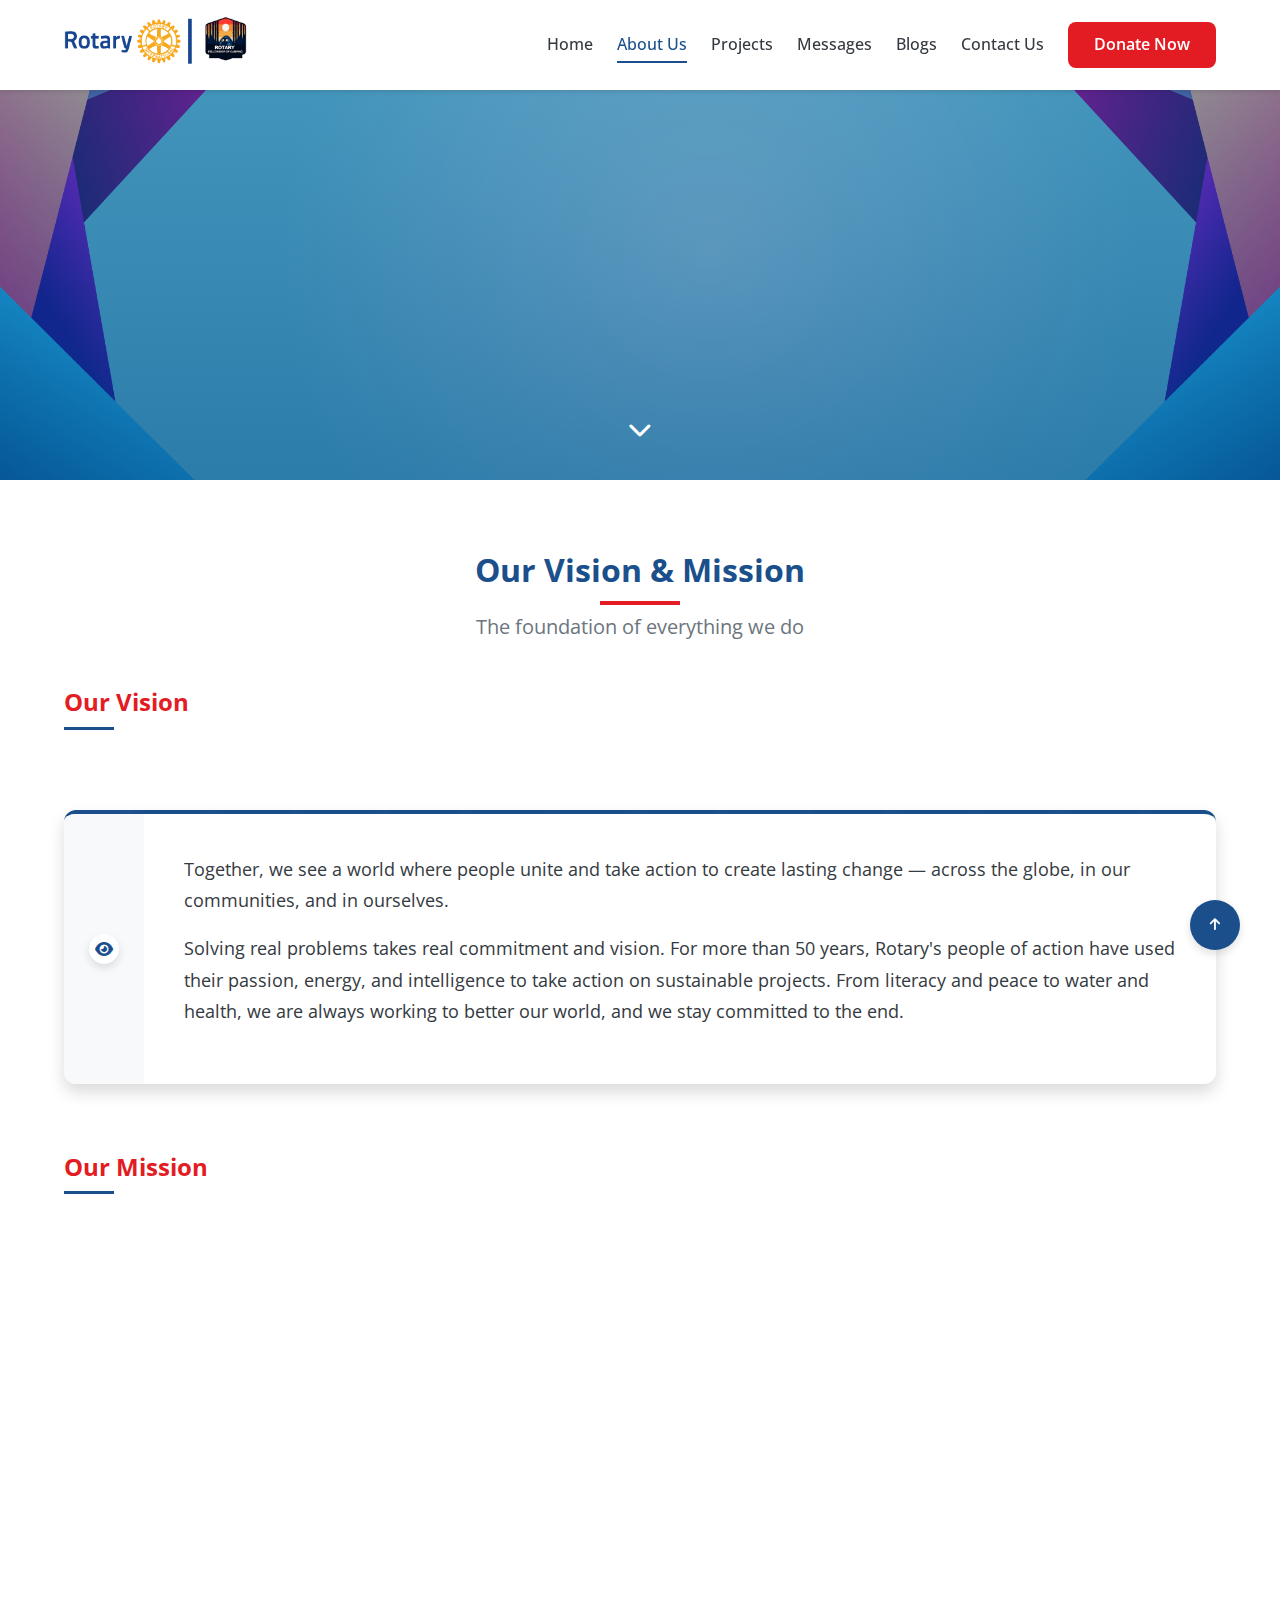
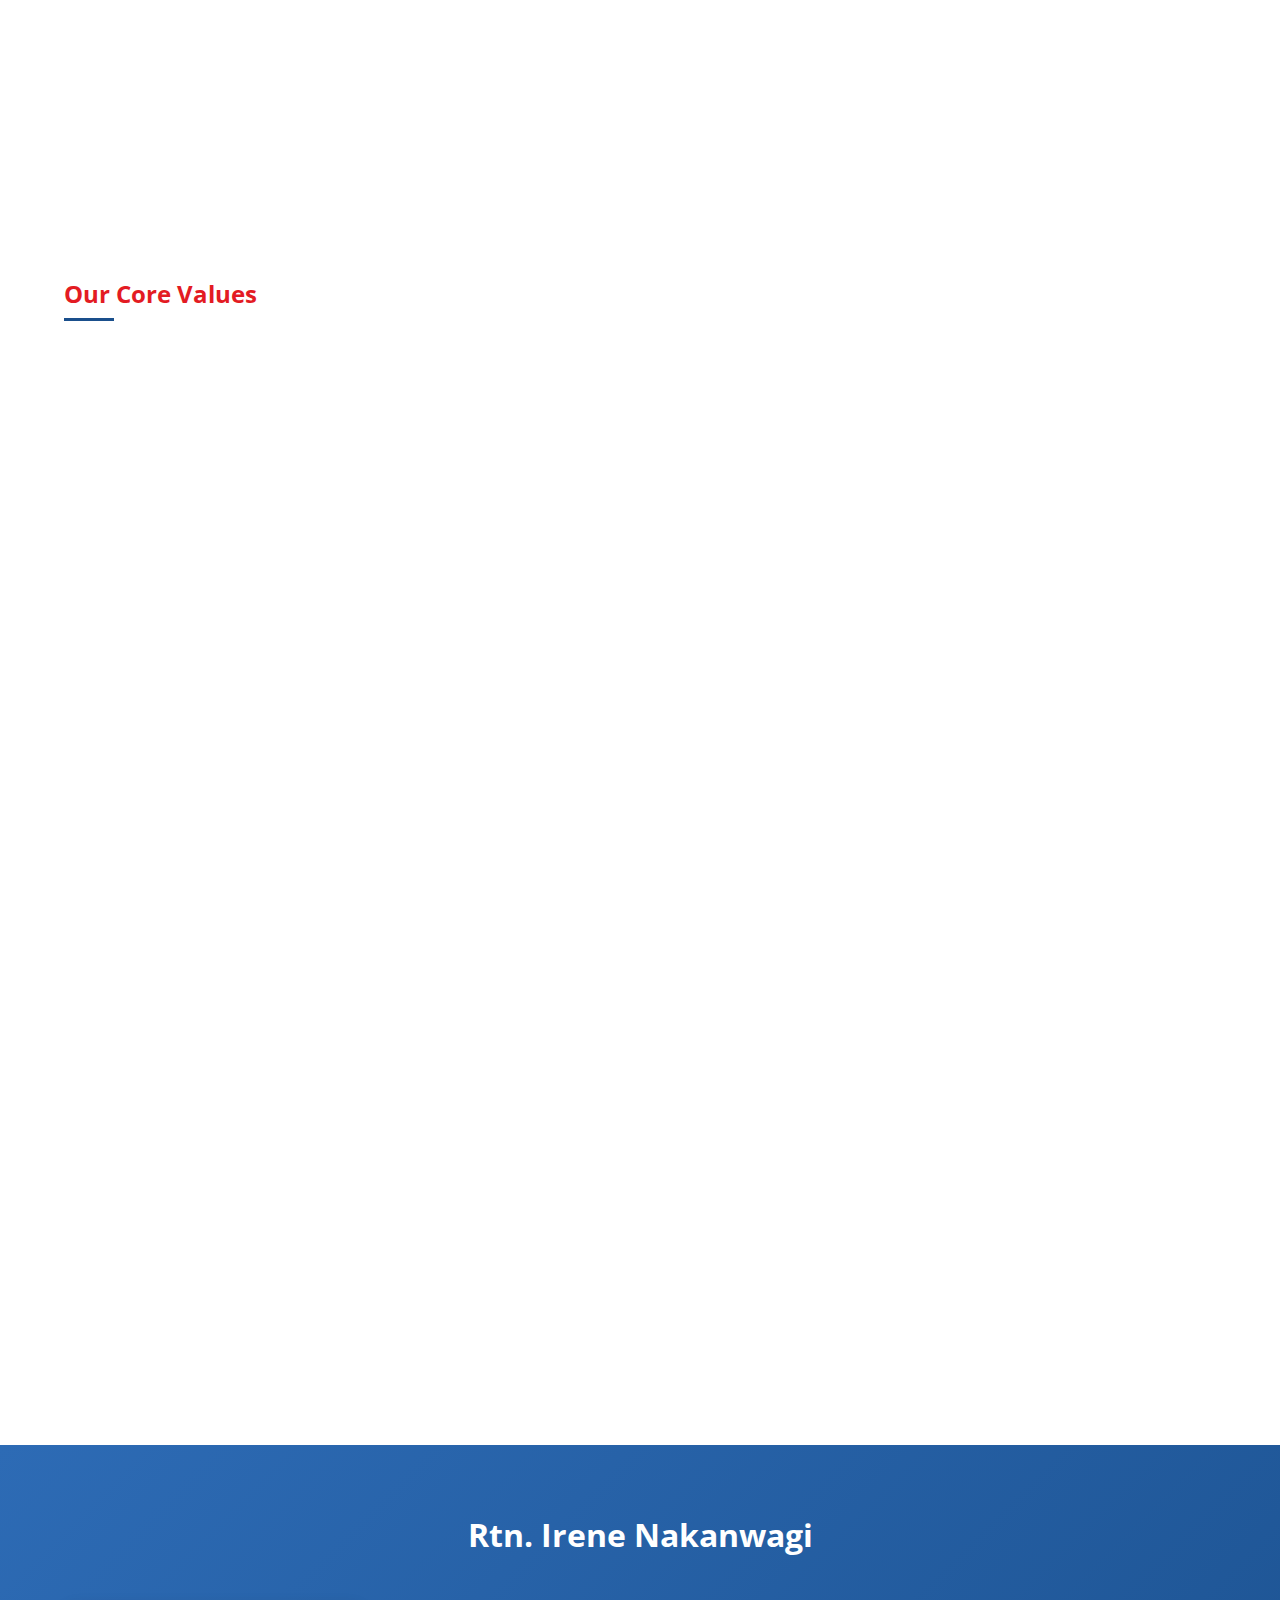
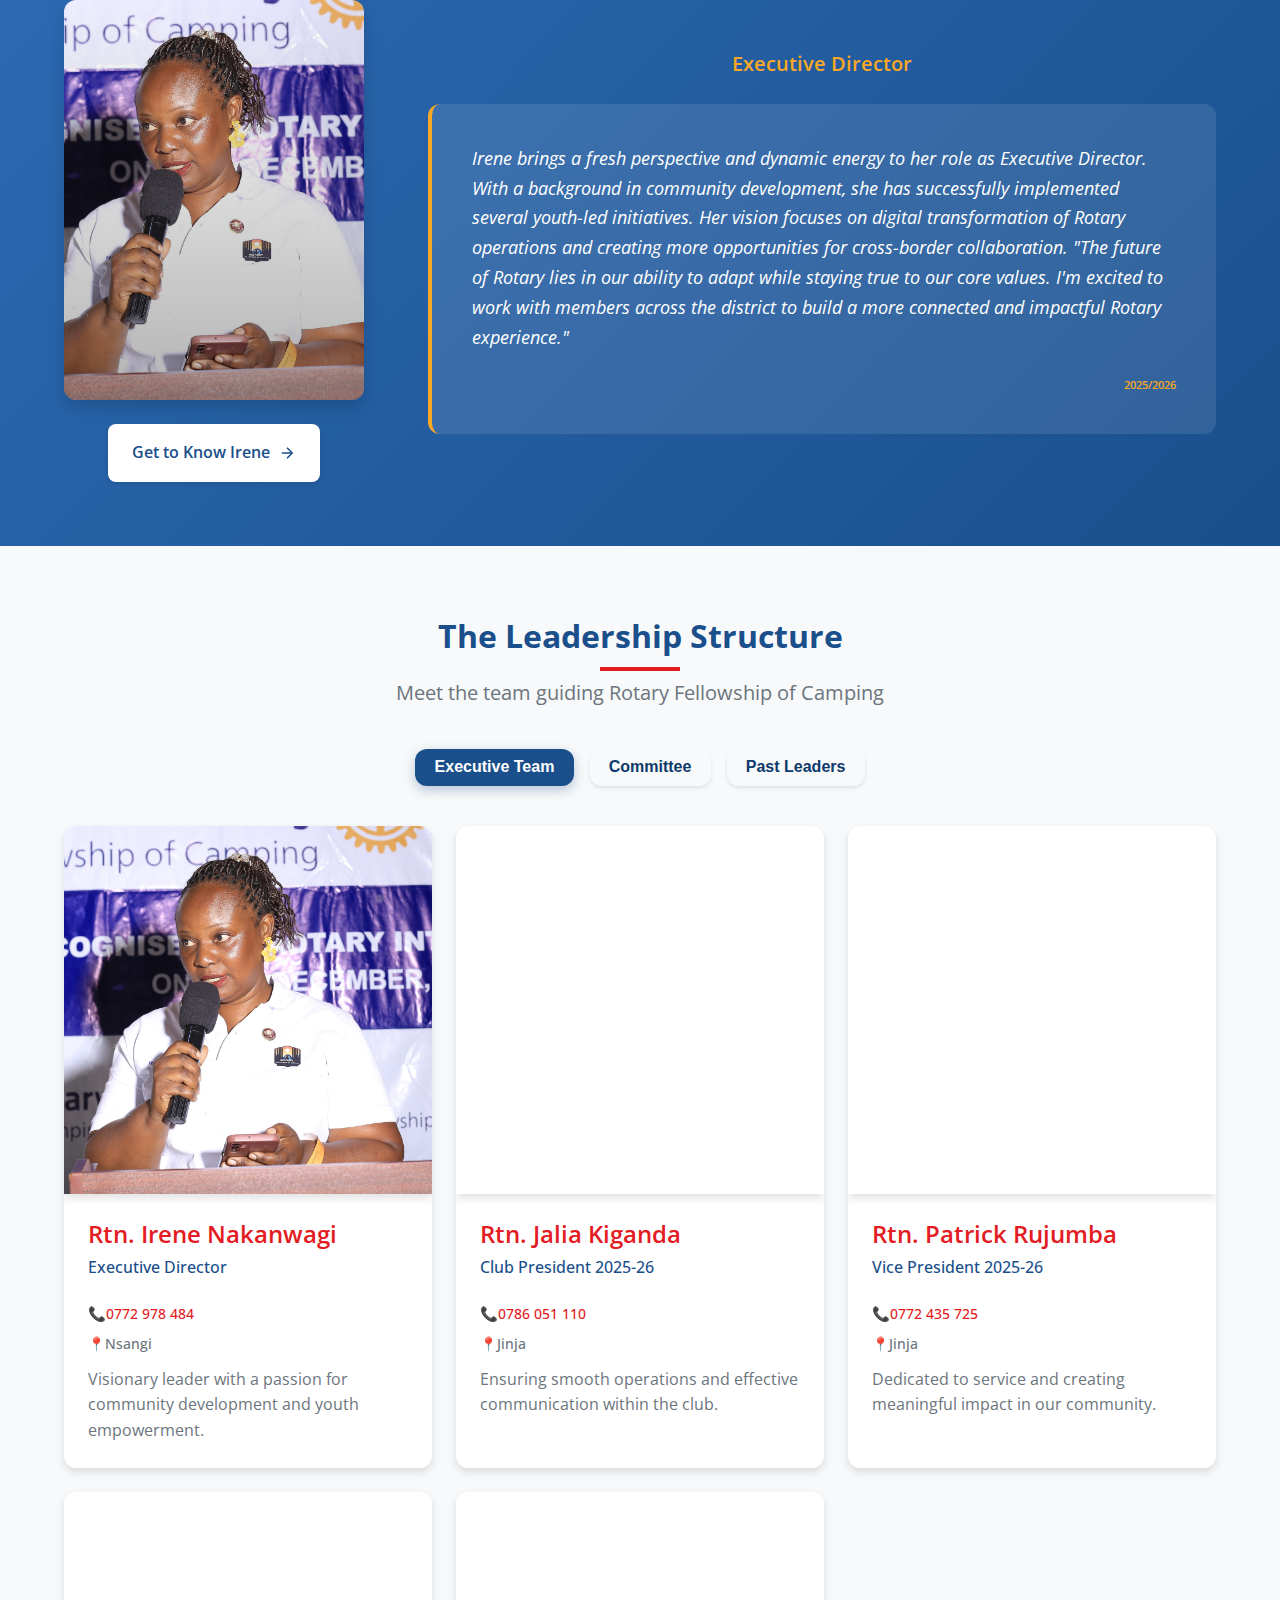
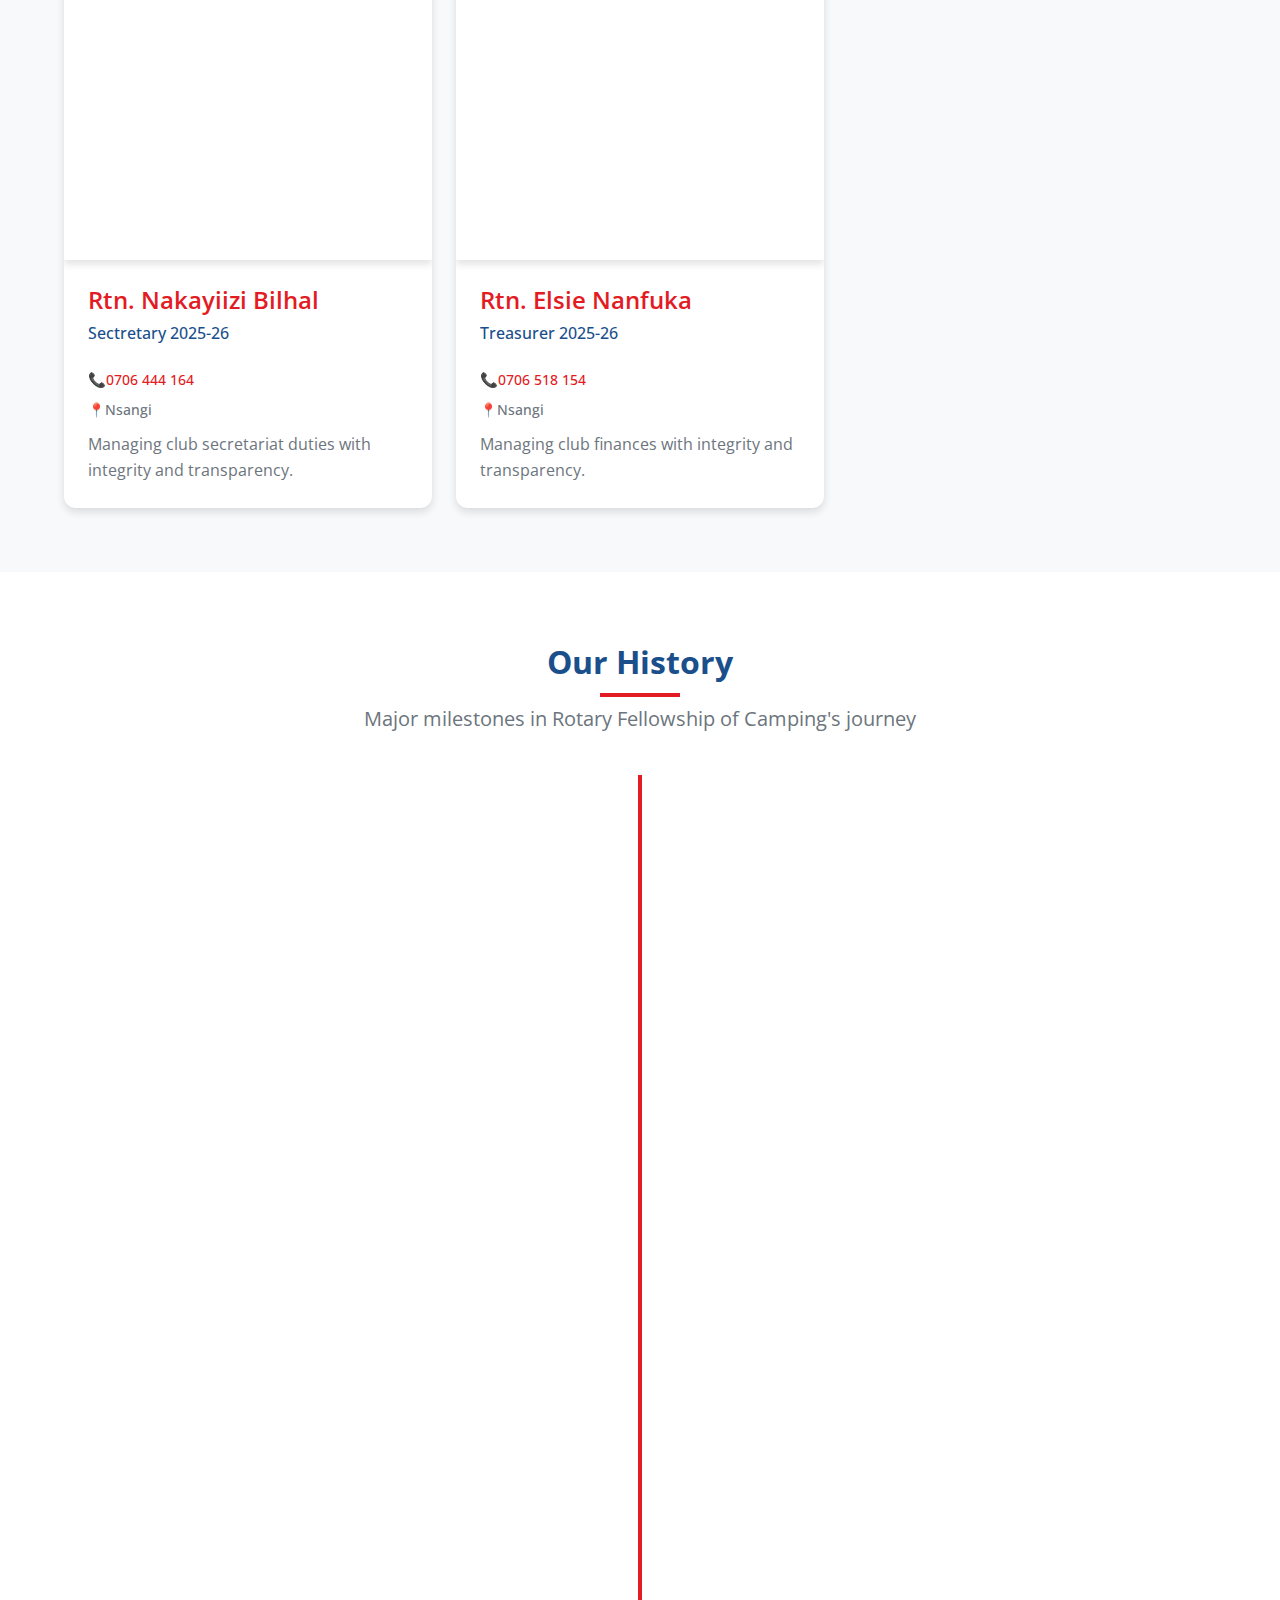
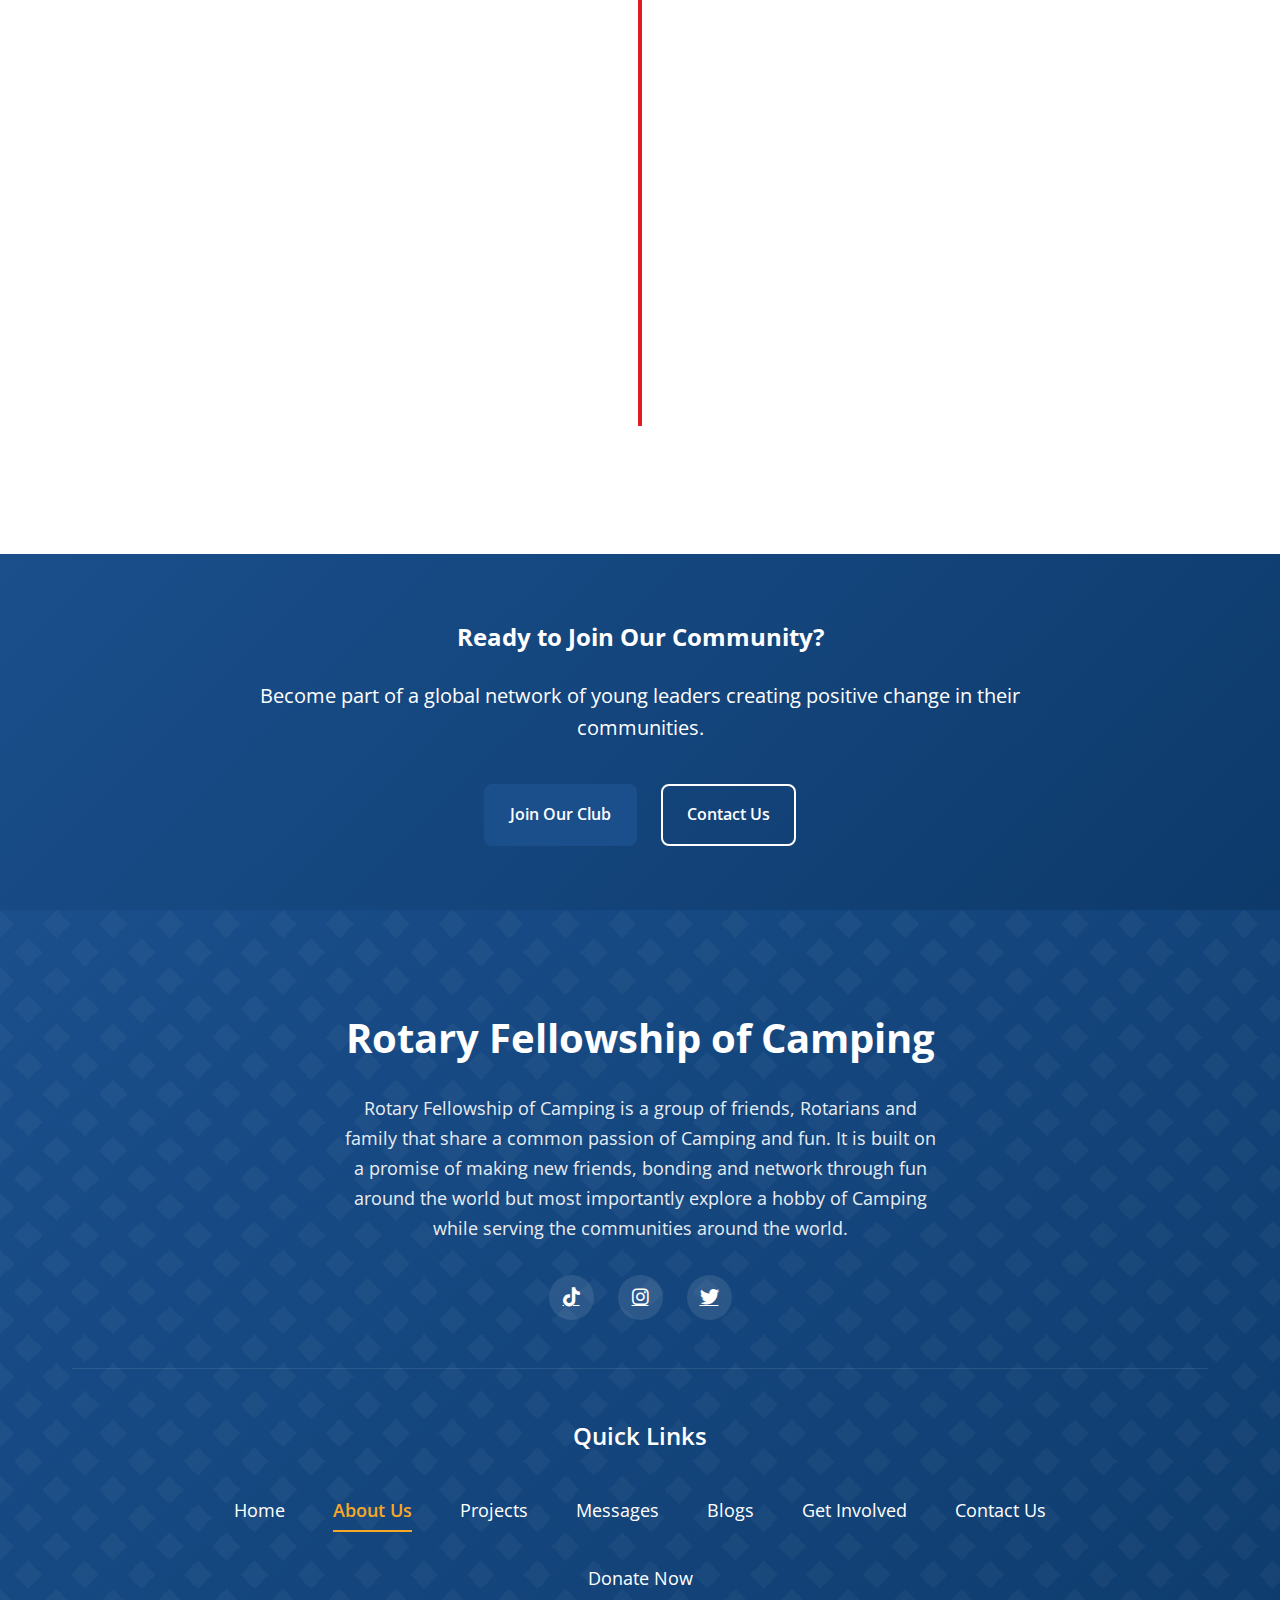
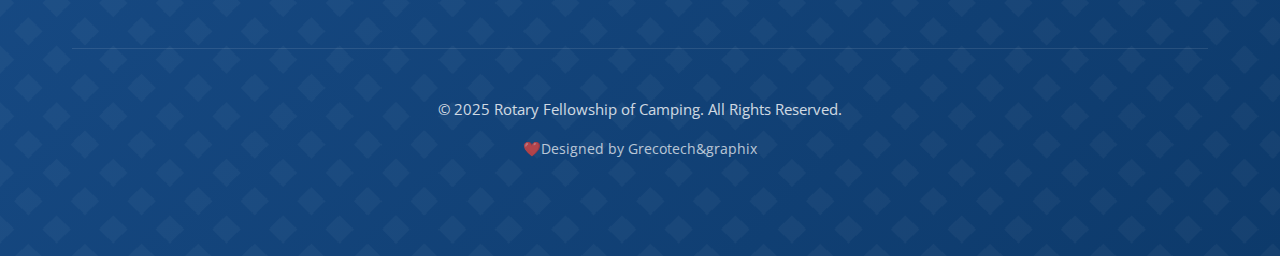
<file: about.html>
<!DOCTYPE html>
<html lang="en">
<head>
    <meta charset="UTF-8">
    <meta name="viewport" content="width=device-width, initial-scale=1.0">
    <title>About Us - Rotary Fellowship of Camping</title>
    <link rel="stylesheet" href="https://cdnjs.cloudflare.com/ajax/libs/font-awesome/6.4.0/css/all.min.css">
    <link href="https://fonts.googleapis.com/css2?family=Open+Sans:wght@400;600;700&display=swap" rel="stylesheet">
    <style>
        :root {
            --primary: #1a4f8c;
            --primary-dark: #0d3a6b;
            --primary-light: #2d6bb5;
            --secondary: #e31b23;
            --accent: #f9a825;
            --white: #ffffff;
            --off-white: #f8f9fa;
            --light-gray: #e9ecef;
            --medium-gray: #6c757d;
            --dark-gray: #343a40;
            --black: #212529;
            --shadow-sm: 0 2px 4px rgba(0,0,0,0.1);
            --shadow-md: 0 4px 8px rgba(0,0,0,0.12);
            --shadow-lg: 0 8px 16px rgba(0,0,0,0.15);
            --shadow-primary: 0 4px 12px rgba(26, 79, 140, 0.3);
            --transition-fast: 0.2s ease;
            --transition-medium: 0.3s ease;
            --transition-slow: 0.5s ease;
            --radius-sm: 4px;
            --radius-md: 8px;
            --radius-lg: 12px;
            --radius-xl: 20px;
            --radius-round: 50%;
            --space-xs: 0.5rem;
            --space-sm: 1rem;
            --space-md: 1.5rem;
            --space-lg: 2.5rem;
            --space-xl: 4rem;
            --font-primary: 'Open Sans', sans-serif;
            --h1: 2.5rem;
            --h2: 2rem;
            --h3: 1.75rem;
            --h4: 1.5rem;
            --h5: 1.25rem;
            --h6: 1rem;
            --base-font-size: 1rem;
        }

        * {
            margin: 0;
            padding: 0;
            box-sizing: border-box;
        }

        body {
            font-family: var(--font-primary);
            font-size: var(--base-font-size);
            line-height: 1.6;
            color: var(--dark-gray);
            background-color: var(--white);
        }

        .container {
            width: 100%;
            max-width: 1200px;
            margin: 0 auto;
            padding: 0 var(--space-md);
        }

        /* Header Styles */
        .header {
            position: fixed;
            top: 0;
            left: 0;
            width: 100%;
            background-color: var(--white);
            box-shadow: var(--shadow-sm);
            z-index: 10000;
            transition: all var(--transition-medium);
        }

        .header-inner {
            display: flex;
            justify-content: space-between;
            align-items: center;
            padding: var(--space-sm) 0;
        }

        .logo img {
            height: 50px;
            width: auto;
            transition: all var(--transition-medium);
        }

        .mobile-menu-toggle {
            display: none;
            background: none;
            border: none;
            width: 50px;
            height: 50px;
            position: relative;
            cursor: pointer;
            z-index: 1001;
            padding: 0;
            transition: all var(--transition-medium);
        }

        .mobile-menu-toggle:hover {
            transform: scale(1.05);
        }

        .mobile-menu-toggle .bar {
            display: block;
            width: 28px;
            height: 3px;
            background-color: var(--primary);
            margin: 6px auto;
            transition: all 0.4s cubic-bezier(0.68, -0.55, 0.265, 1.55);
            border-radius: 2px;
            position: relative;
            left: 0;
        }

        .mobile-menu-toggle.active .bar:nth-child(1) {
            transform: translateY(9px) rotate(45deg);
            background-color: var(--secondary);
        }

        .mobile-menu-toggle.active .bar:nth-child(2) {
            opacity: 0;
            transform: translateX(-10px);
        }

        .mobile-menu-toggle.active .bar:nth-child(3) {
            transform: translateY(-9px) rotate(-45deg);
            background-color: var(--secondary);
        }

        .mobile-menu-toggle.active {
            transform: rotate(90deg);
        }

        .main-nav {
            display: flex;
            align-items: center;
        }

        .nav-list {
            display: flex;
            list-style: none;
            margin-right: var(--space-md);
        }

        .nav-list li {
            position: relative;
            margin-left: var(--space-md);
        }

        .nav-list a {
            color: var(--dark-gray);
            font-weight: 500;
            padding: var(--space-xs) 0;
            position: relative;
            text-decoration: none;
        }

        .nav-list a:after {
            content: '';
            position: absolute;
            bottom: 0;
            left: 0;
            width: 0;
            height: 2px;
            background-color: var(--primary);
            transition: width var(--transition-medium);
        }

        .nav-list a:hover:after,
        .nav-list a.active:after {
            width: 100%;
        }

        .nav-list a.active {
            color: var(--primary);
        }

        .nav-cta .button {
            padding: var(--space-xs) var(--space-md);
            background-color: var(--secondary);
            color: var(--white);
            border-radius: var(--radius-md);
            text-decoration: none;
            font-weight: 600;
            transition: all var(--transition-medium);
        }

        .nav-cta .button:hover {
            background-color: var(--primary);
            transform: translateY(-2px);
        }

        @media (max-width: 1000px) {
            .mobile-menu-toggle {
                display: block;
            }

            .main-nav {
                position: fixed;
                display: none;
                top: 0;
                left: 0;
                width: 100%;
                height: 100vh;
                background-color: var(--white);
                flex-direction: column;
                justify-content: center;
                align-items: center;
                transform: translateX(100%);
                transition: transform var(--transition-medium);
                z-index: 1000;
                padding: var(--space-xl);
            }

            .main-nav.active {
                display: flex;
                transform: translateX(0);
            }

            .nav-list {
                flex-direction: column;
                margin-right: 0;
                margin-bottom: var(--space-lg);
                text-align: center;
            }

            .nav-list li {
                margin: var(--space-sm) 0;
            }

            .nav-list a {
                font-size: var(--h5);
            }
        }

        /* Page Loader */
        .page-loader {
            position: fixed;
            top: 0;
            left: 0;
            width: 100%;
            height: 100%;
            background: linear-gradient(135deg, var(--primary), var(--primary-dark));
            display: flex;
            align-items: center;
            justify-content: center;
            z-index: 99999;
            opacity: 1;
            visibility: visible;
            transition: opacity 0.5s ease, visibility 0.5s ease;
        }

        .page-loader.hidden {
            opacity: 0;
            visibility: hidden;
        }

        .loader-content {
            text-align: center;
        }

        .spinner {
            width: 60px;
            height: 60px;
            border: 4px solid rgba(255, 255, 255, 0.2);
            border-top: 4px solid var(--white);
            border-right: 4px solid var(--white);
            border-radius: 50%;
            animation: spin 0.8s linear infinite;
            margin: 0 auto 1.5rem;
        }

        @keyframes spin {
            to {
                transform: rotate(360deg);
            }
        }

        .loader-text {
            color: var(--white);
            font-size: 1.1rem;
            font-weight: 600;
            letter-spacing: 1px;
        }

        .loader-text span {
            animation: fadeInOut 1.5s ease-in-out infinite;
        }

        .loader-text span:nth-child(2) {
            animation-delay: 0.2s;
        }

        .loader-text span:nth-child(3) {
            animation-delay: 0.4s;
        }

        @keyframes fadeInOut {
            0%, 100% {
                opacity: 0.3;
            }
            50% {
                opacity: 1;
            }
        }

        /* Hero Banner */
        .mini-top-banner {
            margin-top: 80px;
            height: 400px;
            position: relative;
            overflow: hidden;
            display: flex;
            align-items: center;
            justify-content: center;
            text-align: center;
            color: white;
        }

        .mini-top-banner img.banner-bg {
            width: 100%;
            height: 100%;
            object-fit: cover;
            position: absolute;
            top: 0;
            left: 0;
            z-index: 1;
            opacity: 100%;
            transition: transform 0.05s ease-out;
        }

        .mini-top-banner .mtb-overlay {
            position: absolute;
            top: 0;
            left: 0;
            width: 100%;
            height: 100%;
            background: linear-gradient(to bottom, rgba(0, 74, 135, 0.4), rgba(0, 74, 135, 0.6));
            z-index: 2;
            pointer-events: none;
            box-shadow: var(--shadow-lg);
        }

        .mtb-hero-content {
            max-width: 800px;
            padding: 2rem;
            position: relative;
            z-index: 3;
            transform: translateY(20px);
            opacity: 0;
            animation: fadeInUp 1s var(--transition-slow) forwards;
        }

        @keyframes fadeInUp {
            to {
                transform: translateY(0);
                opacity: 1;
            }
        }

        .mtb-hero-content h1 {
            font-size: 3.5rem;
            font-weight: 700;
            margin-bottom: 1.5rem;
            text-shadow: 0 2px 10px rgba(0, 0, 0, 0.3);
            line-height: 1.2;
            color: var(--primary-dark);
        }

        .mtb-hero-content p {
            font-size: 1.25rem;
            margin-bottom: 0;
            opacity: 0.9;
        }

        .mtb-scroll-down {
            cursor: pointer;
            position: absolute;
            bottom: 2rem;
            left: 50%;
            transform: translateX(-50%);
            z-index: 2;
            color: white;
            font-size: 1.5rem;
            animation: bounce 2s infinite;
        }

        @keyframes bounce {
            0%, 20%, 50%, 80%, 100% {
                transform: translateY(0) translateX(-50%);
            }
            40% {
                transform: translateY(-20px) translateX(-50%);
            }
            60% {
                transform: translateY(-10px) translateX(-50%);
            }
        }

        @media (max-width: 992px) {
            .mtb-hero-content h1 {
                font-size: 2.75rem;
            }
        }

        @media (max-width: 768px) {
            .mtb-hero-content h1 {
                font-size: 2.25rem;
            }
            .mtb-hero-content p {
                font-size: 1.1rem;
            }
        }

        @media (max-width: 576px) {
            .mini-top-banner {
                height: 400px;
            }
            .mtb-hero-content h1 {
                font-size: 2rem;
            }
        }

        /* Section Styles */
        section {
            padding: var(--space-xl) 0;
        }

        .section-title {
            font-size: var(--h2);
            color: var(--primary);
            margin-bottom: var(--space-sm);
            text-align: center;
            position: relative;
        }

        .section-title:after {
            content: '';
            position: absolute;
            bottom: -10px;
            left: 50%;
            transform: translateX(-50%);
            width: 80px;
            height: 4px;
            background-color: var(--secondary);
        }

        .text-lg {
            font-size: var(--h5);
            text-align: center;
            margin-bottom: var(--space-lg);
            color: var(--medium-gray);
        }

        /* Vision & Mission Section */
        .vm-section {
            background-color: var(--white);
        }

        .vm-cards-container {
            display: flex;
            flex-direction: column;
            gap: var(--space-xl);
            max-width: 1200px;
            margin: 0 auto;
        }

        .vm-card {
            width: 100%;
            background: var(--white);
            border-radius: var(--radius-lg);
            box-shadow: var(--shadow-lg);
            display: flex;
            overflow: hidden;
            position: relative;
            opacity: 0;
            transform: translateY(30px);
            transition: all 0.8s ease;
        }

        .vm-card.animate-in {
            opacity: 1;
            transform: translateY(0);
        }

        .vm-card.vision-card {
            transition-delay: 0.1s;
            border-top: 4px solid var(--primary);
        }

        .vm-card.mission-card {
            transition-delay: 0.3s;
            border-top: 4px solid var(--accent);
        }

        .vm-card.values-card {
            transition-delay: 0.5s;
            border-top: 4px solid var(--secondary);
        }

        .vm-icon-container {
            width: 80px;
            background-color: var(--off-white);
            display: flex;
            align-items: center;
            justify-content: center;
            position: relative;
            z-index: 2;
        }

        .vm-icon-wrapper {
            width: 30px;
            height: 30px;
            border-radius: var(--radius-round);
            background: var(--white);
            display: flex;
            align-items: center;
            justify-content: center;
            box-shadow: var(--shadow-md);
            transition: all 0.5s ease;
        }

        .vm-card:hover .vm-icon-wrapper {
            transform: scale(1.1);
            box-shadow: var(--shadow-lg);
        }

        .vm-icon {
            font-size: 1rem;
            color: var(--primary);
            transition: all 0.5s ease;
        }

        .mission-card .vm-icon {
            color: var(--accent);
        }

        .values-card .vm-icon {
            color: var(--secondary);
        }

        .vm-content {
            flex: 1;
            padding: var(--space-lg);
            position: relative;
            z-index: 2;
        }

        .vm-title {
            font-size: var(--h4);
            color: var(--secondary);
            margin-bottom: var(--space-md);
            position: relative;
            display: inline-block;
        }

        .vm-title::after {
            content: '';
            position: absolute;
            bottom: -8px;
            left: 0;
            width: 50px;
            height: 3px;
            background: var(--primary);
        }

        .mission-card .vm-title::after {
            background: var(--accent);
        }

        .values-card .vm-title::after {
            background: var(--secondary);
        }

        .vm-description {
            color: var(--dark-gray);
            line-height: 1.8;
            font-size: 1.1rem;
        }

        .vm-description p {
            margin-bottom: var(--space-sm);
        }

        .vm-description ul {
            margin-left: var(--space-md);
            margin-bottom: 0;
            margin-top: 1.5rem;
        }

        .vm-description li {
            margin-bottom: var(--space-sm);
            position: relative;
        }

        .vm-description li::before {
            content: '•';
            color: var(--primary);
            font-weight: bold;
            display: inline-block;
            width: 1em;
            margin-left: -1em;
        }

        .mission-card .vm-description li::before {
            color: var(--accent);
        }

        /* Values Grid */
        .values-list {
            display: flex;
            flex-direction: column;
            gap: var(--space-md);
        }

        .value-item {
            display: flex;
            align-items: flex-start;
            gap: var(--space-md);
            padding: var(--space-md);
            border-radius: var(--radius-md);
            background: var(--off-white);
            transition: all var(--transition-medium);
            border-left: 4px solid var(--secondary);
        }

        .value-item:hover {
            transform: translateX(5px);
            box-shadow: var(--shadow-sm);
            background: var(--white);
        }

        .value-icon-container {
            width: 50px;
            height: 50px;
            min-width: 50px;
            background: var(--white);
            border-radius: var(--radius-round);
            display: flex;
            align-items: center;
            justify-content: center;
            box-shadow: var(--shadow-sm);
            color: var(--secondary);
            font-size: 1.25rem;
        }

        .value-content {
            flex: 1;
            width: 100%;
        }

        .value-title {
            color: var(--secondary);
            margin-bottom: var(--space-xs);
            font-size: 1.1rem;
        }

        .value-point {
            color: var(--dark-gray);
            line-height: 1.6;
            position: relative;
            padding-left: var(--space-sm);
            margin-bottom: var(--space-xs);
        }

        .value-point::before {
            content: "•";
            color: var(--primary);
            position: absolute;
            left: 0;
        }

        .value-item:nth-child(1) {
            border-left-color: var(--primary);
        }

        .value-item:nth-child(1) .value-icon-container {
            color: var(--primary);
        }

        .value-item:nth-child(2) {
            border-left-color: var(--accent);
        }

        .value-item:nth-child(2) .value-icon-container {
            color: var(--accent);
        }

        .value-item:nth-child(3) {
            border-left-color: #6f42c1;
        }

        .value-item:nth-child(3) .value-icon-container {
            color: #6f42c1;
        }

        .value-item:nth-child(4) {
            border-left-color: #20c997;
        }

        .value-item:nth-child(4) .value-icon-container {
            color: #20c997;
        }

        .value-item:nth-child(5) {
            border-left-color: #fd7e14;
        }

        .value-item:nth-child(5) .value-icon-container {
            color: #fd7e14;
        }

        @media (max-width: 768px) {
            .value-item {
                flex-direction: column;
                gap: var(--space-sm);
            }
            .value-icon-container {
                align-self: center;
            }
            .value-content {
                text-align: center;
            }
            .value-point {
                padding-left: 0;
                text-align: center;
            }
            .value-point::before {
                display: none;
            }
        }

        @media (max-width: 992px) {
            .vm-icon-container {
                width: 100px;
            }
            .vm-icon-wrapper {
                width: 40px;
                height: 40px;
            }
            .vm-icon {
                font-size: 1rem;
            }
            .vm-content {
                padding: var(--space-md);
            }
        }

        @media (max-width: 768px) {
            .vm-card {
                flex-direction: column;
            }
            .vm-icon-container {
                width: 100%;
                padding: var(--space-md) 0;
            }
            .vm-icon-wrapper {
                margin: 0 auto;
            }
        }

        /* Leadership Section */
        .leadership-section {
            background-color: var(--off-white);
        }

        .leadership-tabs {
            display: flex;
            justify-content: center;
            flex-wrap: wrap;
            margin-bottom: var(--space-lg);
            gap: var(--space-sm);
        }

        .tab-button {
            padding: 0.6rem 1.2rem;
            border-radius: var(--radius-lg);
            border: none;
            font-weight: 600;
            font-size: 1rem;
            background: var(--primary-extra-light);
            color: var(--primary-dark);
            box-shadow: var(--shadow-sm);
            transition: var(--transition-medium);
            cursor: pointer;
        }

        .tab-button:hover {
            background: var(--primary-light);
        }

        .tab-button.active {
            background: var(--primary);
            color: var(--white);
            box-shadow: var(--shadow-primary);
        }

        .type-grid {
            display: none !important;
        }

        .type-grid.active {
            display: grid !important;
            grid-template-columns: repeat(auto-fill, minmax(300px, 1fr));
            gap: var(--space-md);
            animation: fadeIn 0.5s ease;
        }

        @keyframes fadeIn {
            from {
                opacity: 0;
                transform: translateY(10px);
            }
            to {
                opacity: 1;
                transform: translateY(0);
            }
        }

        .leader-card {
            background: var(--white);
            border-radius: var(--radius-lg);
            overflow: hidden;
            box-shadow: var(--shadow-md);
            transition: all var(--transition-medium);
            display: flex;
            flex-direction: column;
            cursor: pointer;
        }

        .leader-card:hover {
            transform: translateY(-5px);
            box-shadow: var(--shadow-lg);
        }

        .leader-image {
            aspect-ratio: 1 / 1;
            overflow: hidden;
            box-shadow: var(--shadow-md);
        }

        .leader-image img {
            width: 100%;
            height: 100%;
            object-fit: cover;
            transition: transform var(--transition-medium);
        }

        .leader-card:hover .leader-image img {
            transform: scale(1.05);
        }

        .leader-content {
            padding: var(--space-md);
            flex: 1;
            display: flex;
            flex-direction: column;
        }

        .leader-name {
            font-size: var(--h4);
            color: var(--secondary);
            margin-bottom: var(--space-xs);
            font-weight: 600;
            line-height: 1.3;
            white-space: nowrap;
            overflow: hidden;
            text-overflow: ellipsis;
        }

        .leader-position {
            font-size: var(--h6);
            color: var(--primary);
            margin-bottom: var(--space-md);
            font-weight: 500;
            line-height: 1.3;
            white-space: nowrap;
            overflow: hidden;
            text-overflow: ellipsis;
        }

        .leader-bio {
            margin-bottom: 0;
            color: var(--medium-gray);
            line-height: 1.6;
            display: -webkit-box;
            -webkit-line-clamp: 3;
            -webkit-box-orient: vertical;
            overflow: hidden;
            flex: 1;
        }

        .leader-phone {
            font-size: 0.9rem;
            color: var(--secondary);
            margin-bottom: 0.5rem;
            font-weight: 500;
        }

        .leader-location {
            font-size: 0.85rem;
            color: var(--medium-gray);
            margin-bottom: 0.75rem;
            font-weight: 500;
        }

        /* Timeline Section */
        .timeline-section {
            background: linear-gradient(135deg, var(--primary-extra-light) 0%, var(--off-white) 100%);
        }

        .timeline {
            position: relative;
            margin: 0 auto;
            max-width: 800px;
        }

        .timeline::before {
            content: '';
            position: absolute;
            top: 0;
            left: 50%;
            transform: translateX(-50%);
            height: 100%;
            width: 4px;
            background-color: var(--secondary);
        }

        .timeline-item {
            position: relative;
            margin-bottom: var(--space-xl);
            width: 50%;
            padding: 0 var(--space-lg);
            opacity: 0;
            transform: translateX(-20px);
            transition: all 0.5s ease;
        }

        .timeline-item:nth-child(even) {
            left: 50%;
            transform: translateX(20px);
        }

        .timeline-item.visible {
            opacity: 1;
            transform: translateX(0);
        }

        .timeline-item:nth-child(even).visible {
            transform: translateX(0);
        }

        .timeline-dot {
            position: absolute;
            top: 0;
            width: 20px;
            height: 20px;
            border-radius: 50%;
            background-color: var(--primary);
            border: 4px solid var(--secondary);
            z-index: 1;
        }

        .timeline-item:nth-child(odd) .timeline-dot {
            right: -10px;
        }

        .timeline-item:nth-child(even) .timeline-dot {
            left: -10px;
        }

        .timeline-content {
            background-color: var(--white);
            border-radius: var(--radius-md);
            padding: var(--space-md);
            box-shadow: var(--shadow-sm);
            transition: all var(--transition-medium);
        }

        .timeline-item:hover .timeline-content {
            transform: translateX(5px);
            box-shadow: var(--shadow-md);
        }

        .timeline-item:nth-child(even):hover .timeline-content {
            transform: translateX(-5px);
        }

        .timeline-year {
            font-weight: 600;
            color: var(--primary);
            margin-bottom: var(--space-xs);
        }

        .timeline-title {
            font-size: var(--h5);
            color: var(--secondary);
            margin-bottom: var(--space-sm);
        }

        /* Join CTA Section */
        .join-cta-section {
            padding: var(--space-xl) 0;
            background: linear-gradient(135deg, var(--primary) 0%, var(--primary-dark) 100%);
            color: var(--white);
            text-align: center;
        }

        .join-cta-content {
            max-width: 800px;
            margin: 0 auto;
        }

        .join-cta-content h2 {
            color: var(--white);
            margin-bottom: var(--space-md);
        }

        .join-cta-content p {
            margin-bottom: var(--space-lg);
            font-size: var(--h5);
        }

        .join-cta-buttons {
            display: flex;
            justify-content: center;
            gap: var(--space-md);
        }

        .button {
            display: inline-flex;
            align-items: center;
            justify-content: center;
            padding: var(--space-sm) var(--space-md);
            border-radius: var(--radius-md);
            font-weight: 600;
            text-decoration: none;
            transition: all var(--transition-medium);
            border: 2px solid transparent;
            cursor: pointer;
        }

        .button-primary {
            background: var(--primary);
            color: var(--white);
        }

        .button-primary:hover {
            background: var(--primary-dark);
            transform: translateY(-2px);
            box-shadow: var(--shadow-primary);
        }

        .button-outline {
            background: transparent;
            color: var(--white);
            border-color: var(--white);
        }

        .button-outline:hover {
            background: var(--white);
            color: var(--primary);
        }

        @media (max-width: 768px) {
            .join-cta-buttons {
                flex-direction: column;
                gap: var(--space-sm);
            }
            .timeline::before {
                left: 20px;
            }
            .timeline-item {
                width: 100%;
                padding-left: 50px;
                padding-right: 0;
            }
            .timeline-item:nth-child(even) {
                left: 0;
            }
            .timeline-item:nth-child(odd) .timeline-dot,
            .timeline-item:nth-child(even) .timeline-dot {
                left: 10px;
            }
        }

        /* Footer */
        .footer {
            padding: 6rem 0;
            background: linear-gradient(135deg, var(--primary) 0%, var(--primary-dark) 100%);
            color: white;
            position: relative;
            overflow: hidden;
        }

        .footer::before {
            content: '';
            position: absolute;
            top: 0;
            left: 0;
            width: 200%;
            height: 200%;
            opacity: 0.7;
            background: url('[data-uri]');
            animation: scrollPattern 100s linear infinite;
        }

        @keyframes scrollPattern {
            0% {
                transform: translateY(0);
            }
            100% {
                transform: translateY(-50%);
            }
        }

        .footer-container {
            max-width: 1200px;
            margin: 0 auto;
            padding: 0 2rem;
            position: relative;
            z-index: 1;
        }

        .footer-brand {
            text-align: center;
            padding-bottom: 3rem;
            margin-bottom: 3rem;
            border-bottom: 1px solid rgba(255, 255, 255, 0.1);
        }

        .footer-logo {
            font-size: 2.5rem;
            font-weight: 700;
            margin-bottom: 1.5rem;
            color: white;
            display: inline-block;
            text-decoration: none;
            transition: all var(--transition-medium);
        }

        .footer-logo:hover {
            color: var(--accent) !important;
            transform: translateY(-3px);
            text-shadow: 0 5px 15px rgba(0, 0, 0, 0.2);
        }

        .footer-about {
            max-width: 600px;
            margin: 0 auto 2rem;
            font-size: 1.1rem;
            opacity: 0.9;
            line-height: 1.7;
        }

        .footer-social {
            display: flex;
            justify-content: center;
            flex-wrap: wrap;
            gap: 1.5rem;
            margin-top: 2rem;
        }

        .social-link {
            display: flex;
            align-items: center;
            justify-content: center;
            width: 45px;
            height: 45px;
            background: rgba(255, 255, 255, 0.1);
            border-radius: 50%;
            color: white;
            font-size: 1.2rem;
            transition: all var(--transition-medium);
        }

        .social-link:hover {
            background: var(--off-white);
            color: var(--primary);
            transform: translateY(-5px);
            box-shadow: var(--shadow-primary);
            text-decoration: none;
        }

        .footer-links {
            padding-bottom: 3rem;
            margin-bottom: 3rem;
            border-bottom: 1px solid rgba(255, 255, 255, 0.1);
        }

        .links-title {
            color: white !important;
            font-size: 1.5rem;
            font-weight: 600;
            margin-bottom: 2rem;
            text-align: center;
        }

        .links-grid {
            display: flex;
            flex-wrap: wrap;
            justify-content: center;
            gap: 1.5rem 3rem;
            max-width: 900px;
            margin: 0 auto;
        }

        .footer-link {
            color: white;
            text-decoration: none;
            font-size: 1.1rem;
            transition: all var(--transition-fast);
            position: relative;
            padding: 0.5rem 0;
        }

        .footer-link::after {
            content: '';
            position: absolute;
            bottom: 0;
            left: 0;
            width: 0;
            height: 2px;
            background: var(--accent);
            transition: width var(--transition-medium);
        }

        .footer-link:hover {
            color: var(--accent) !important;
            opacity: 0.9;
            text-decoration: none;
        }

        .footer-link:hover::after {
            width: 100%;
            background: var(--accent) !important;
        }

        .footer-link.active {
            color: var(--accent);
            font-weight: 600;
            text-decoration: none;
        }

        .footer-link.active::after {
            background: var(--accent);
            width: 100%;
        }

        .footer-bottom {
            text-align: center;
        }

        .copyright {
            margin-bottom: 1rem;
            font-size: 0.95rem;
            opacity: 0.8;
        }

        .designer {
            font-size: 0.9rem;
            opacity: 0.7;
            margin-bottom: 0;
        }

        .designer a {
            color: white;
            text-decoration: none;
            transition: all var(--transition-fast);
        }

        .designer a:hover {
            color: var(--accent);
            text-decoration: none;
        }

        @media (max-width: 768px) {
            .footer {
                padding: 4rem 0;
            }
            .footer-about {
                font-size: 1rem;
            }
            .links-grid {
                gap: 1rem 2rem;
            }
            .footer-link {
                font-size: 1rem;
            }
        }

        @media (max-width: 480px) {
            .footer-logo {
                font-size: 2rem;
            }
            .footer-social {
                gap: 1rem;
            }
            .social-link {
                width: 40px;
                height: 40px;
                font-size: 1rem;
            }
            .links-grid {
                gap: 1rem;
            }
        }

        .back-to-top {
            position: fixed;
            bottom: -50px;
            right: var(--space-lg);
            width: 50px;
            height: 50px;
            background-color: var(--primary);
            color: var(--white);
            border: none;
            border-radius: var(--radius-round);
            cursor: pointer;
            z-index: 99;
            transition: all var(--transition-medium);
            display: flex;
            align-items: center;
            justify-content: center;
            box-shadow: var(--shadow-md);
        }

        .back-to-top.show {
            bottom: var(--space-lg);
        }

        .back-to-top:hover {
            background-color: var(--primary-dark);
            transform: translateY(-3px);
        }
		/* Leadership Highlight Section */
.drr-highlight {
    padding: var(--space-xl) 0;
    background: linear-gradient(135deg, var(--primary-light) 0%, var(--primary) 100%);
    color: var(--white);
}

.drr-slider-container {
    max-width: 1200px;
    margin: 0 auto;
}

.drr-header {
    text-align: center;
    margin-bottom: var(--space-lg);
}

.drr-header h2 {
    font-size: var(--h2);
    color: var(--white);
    margin-bottom: var(--space-xs);
}

.drr-content-wrapper {
    display: flex;
    align-items: center;
    gap: var(--space-xl);
    flex-wrap: wrap;
}

.drr-portrait {
    flex: 0 0 300px;
    position: relative;
}

.portrait-master {
    position: relative;
    transition: all var(--transition-medium);
}

.portrait-master:hover {
    transform: translateY(-5px);
}

.portrait-frame {
    position: relative;
    border-radius: var(--radius-lg);
    overflow: hidden;
    box-shadow: var(--shadow-lg);
}

.portrait-image {
    width: 100%;
    height: 400px;
    object-fit: cover;
    display: block;
    transition: transform var(--transition-medium);
}

.portrait-master:hover .portrait-image {
    transform: scale(1.05);
}

.portrait-overlay {
    position: absolute;
    top: 0;
    left: 0;
    width: 100%;
    height: 100%;
    background: linear-gradient(to bottom, transparent 0%, rgba(0,0,0,0.3) 100%);
    pointer-events: none;
}

.drr-footer {
    margin-top: var(--space-md);
    text-align: center;
}

.drr-cta {
    display: inline-flex;
    align-items: center;
    gap: var(--space-xs);
    padding: var(--space-sm) var(--space-md);
    background: var(--white);
    color: var(--primary);
    text-decoration: none;
    border-radius: var(--radius-md);
    font-weight: 600;
    transition: all var(--transition-medium);
    box-shadow: var(--shadow-sm);
}

.drr-cta:hover {
    background: var(--accent);
    color: var(--white);
    transform: translateY(-2px);
    box-shadow: var(--shadow-md);
}

.drr-message-container {
    flex: 1;
    min-width: 300px;
}

.drr-year {
    font-size: var(--h5);
    color: var(--accent);
    margin-bottom: var(--space-md);
    text-align: center;
    font-weight: 600;
}

.message-slider {
    position: relative;
}

.message {
    display: none;
}

.message.active {
    display: block;
    animation: fadeIn 0.5s ease;
}

@keyframes fadeIn {
    from { opacity: 0; }
    to { opacity: 1; }
}

.drr-quote {
    background: rgba(255, 255, 255, 0.1);
    padding: var(--space-lg);
    border-radius: var(--radius-lg);
    border-left: 4px solid var(--accent);
    position: relative;
}

.drr-quote p {
    font-size: 1.1rem;
    line-height: 1.7;
    margin-bottom: var(--space-md);
    font-style: italic;
}

.drr-quote h6 {
    color: var(--accent);
    font-weight: 600;
}

/* Alternative layout with image on the right */
.drr-highlight.right-image .drr-content-wrapper {
    flex-direction: row-reverse;
}

.drr-highlight.right-image .drr-quote {
    border-left: none;
    border-right: 4px solid var(--accent);
}

/* Mobile responsiveness */
@media (max-width: 768px) {
    .drr-content-wrapper {
        flex-direction: column;
        text-align: center;
    }
    
    .drr-portrait {
        flex: 0 0 auto;
        width: 100%;
        max-width: 300px;
        margin: 0 auto;
    }
    
    .portrait-image {
        height: 350px;
    }
    
    .drr-message-container {
        min-width: auto;
    }
    
    .drr-highlight.right-image .drr-content-wrapper {
        flex-direction: column;
    }
    
    .drr-highlight.right-image .drr-quote {
        border-right: none;
        border-left: 4px solid var(--accent);
    }
}

@media (max-width: 480px) {
    .drr-quote {
        padding: var(--space-md);
    }
    
    .drr-quote p {
        font-size: 1rem;
    }
    
    .portrait-image {
        height: 300px;
    }
}

/* Additional styling for better visual hierarchy */
.drr-highlight .container {
    position: relative;
    z-index: 2;
}

.drr-highlight::before {
    content: '';
    position: absolute;
    top: 0;
    left: 0;
    width: 100%;
    height: 100%;
    background: url('[data-uri]');
    opacity: 0.3;
    pointer-events: none;
}
    </style>
</head>
<body>
    <!-- Page Loader -->
    <div class="page-loader" id="pageLoader">
        <div class="loader-content">
            <div class="spinner"></div>
            <div class="loader-text">
                <span>L</span><span>o</span><span>a</span><span>d</span><span>i</span><span>n</span><span>g</span>
            </div>
        </div>
    </div>

    <!-- Header -->
    <header class="header">
        <div class="container">
            <div class="header-inner">
                <div class="logo">
                    <a href="index.html" aria-label="Rotary Fellowship of Camping">
                        <img src="logo.png" alt="Rotary Fellowship of Camping Logo">
                    </a>
                </div>

                <button class="mobile-menu-toggle" aria-label="Toggle navigation menu" aria-expanded="false">
                    <span class="bar"></span>
                    <span class="bar"></span>
                    <span class="bar"></span>
                </button>

                <nav class="main-nav" aria-label="Main navigation">
                    <ul class="nav-list">
                        <li><a href="index.html">Home</a></li>
                        <li><a href="about.html" class="active">About Us</a></li>
                        <li><a href="projects.html">Projects</a></li>
                        <li><a href="messages.html">Messages</a></li>
                        <li><a href="blogs.html">Blogs</a></li>
                        <li><a href="contact-us.html">Contact Us</a></li>
                    </ul>

                    <div class="nav-cta">
                        <a href="donate.html" class="button">Donate Now</a>
                    </div>
                </nav>
            </div>
        </div>
    </header>

    <!-- Hero Banner -->
    <section class="mini-top-banner">
        <img class="banner-bg" src="ban.jpg" alt="Banner Background">
        <div class="mtb-hero-content">
            <h1>About Rotary Fellowship of Camping</h1>
            <p>People of Action creating positive change in our communities since 1995</p>
        </div>
        <div class="mtb-overlay"></div>
        <div class="mtb-scroll-down">
            <i class="fas fa-chevron-down"></i>
        </div>
    </section>

    <!-- Vision & Mission Section -->
    <section class="vm-section smooth-scroll-to-start-section">
        <div class="container">
            <div class="vm-header">
                <h2 class="section-title">Our Vision & Mission</h2>
                <p class="text-lg">The foundation of everything we do</p>
            </div>

            <div class="vm-cards-container">
                <div>
                    <h5 class="vm-title">Our Vision</h5>
                </div>

                <div class="vm-card vision-card">
                    <div class="vm-icon-container">
                        <div class="vm-icon-wrapper">
                            <i class="fas fa-eye vm-icon"></i>
                        </div>
                    </div>

                    <div class="vm-content">
                        <div class="vm-description">
                            <p>Together, we see a world where people unite and take action to create lasting change — across the globe, in our communities, and in ourselves.</p>
                            <p>Solving real problems takes real commitment and vision. For more than 50 years, Rotary's people of action have used their passion, energy, and intelligence to take action on sustainable projects. From literacy and peace to water and health, we are always working to better our world, and we stay committed to the end.</p>
                        </div>
                    </div>
                </div>

                <div>
                    <h5 class="vm-title">Our Mission</h5>
                </div>

                <div class="vm-card mission-card">
                    <div class="vm-content">
                        <div class="vm-description">
                            <p>We provide service to others, promote integrity, and advance world understanding, goodwill, and peace through our fellowship of business, professional, and community leaders. Rotary members believe that we have a shared responsibility to take action on our world's most persistent issues. Our clubs work together to:</p>
                            <ul>
                                <li>Promote peace</li>
                                <li>Fight disease</li>
                                <li>Provide clean water, sanitation, and hygiene</li>
                                <li>Save mothers and children</li>
                                <li>Support education</li>
                                <li>Grow local economies</li>
                                <li>Protect the environment</li>
                            </ul>
                        </div>
                    </div>
                    <div class="vm-icon-container">
                        <div class="vm-icon-wrapper">
                            <i class="fas fa-bullseye vm-icon"></i>
                        </div>
                    </div>
                </div>

                <div>
                    <h5 class="vm-title">Our Core Values</h5>
                </div>

                <div class="vm-card values-card">
                    <div class="vm-icon-container">
                        <div class="vm-icon-wrapper">
                            <i class="fas fa-heart vm-icon"></i>
                        </div>
                    </div>
                    <div class="vm-content">
                        <div class="vm-description">
                            <div class="values-list">
                                <div class="value-item">
                                    <div class="value-icon-container">
                                        <i class="fas fa-hands-helping value-icon"></i>
                                    </div>
                                    <div class="value-content">
                                        <h4 class="value-title">Service</h4>
                                        <p class="value-point">Rotary members believe that service activities and programs promote understanding and peace. Service is a major element of our mission, and we strive to create a culture of service within our organization that provides satisfaction for those who serve.</p>
                                    </div>
                                </div>
                                <div class="value-item">
                                    <div class="value-icon-container">
                                        <i class="fas fa-users value-icon"></i>
                                    </div>
                                    <div class="value-content">
                                        <h4 class="value-title">Fellowship</h4>
                                        <p class="value-point">Rotary emphasizes the power of combined efforts to serve humanity. We believe that united efforts multiply resources and broaden perspectives.</p>
                                    </div>
                                </div>
                                <div class="value-item">
                                    <div class="value-icon-container">
                                        <i class="fas fa-puzzle-piece value-icon"></i>
                                    </div>
                                    <div class="value-content">
                                        <h4 class="value-title">Diversity</h4>
                                        <p class="value-point">Rotary encourages a diverse community of members from various backgrounds and encourages diversity in our activities and service work.</p>
                                    </div>
                                </div>
                                <div class="value-item">
                                    <div class="value-icon-container">
                                        <i class="fas fa-handshake value-icon"></i>
                                    </div>
                                    <div class="value-content">
                                        <h4 class="value-title">Integrity</h4>
                                        <p class="value-point">Rotary is committed to accountability, honesty, and good ethics in all our endeavors.</p>
                                    </div>
                                </div>
                                <div class="value-item">
                                    <div class="value-icon-container">
                                        <i class="fas fa-graduation-cap value-icon"></i>
                                    </div>
                                    <div class="value-content">
                                        <h4 class="value-title">Leadership</h4>
                                        <p class="value-point">Rotary recognizes the importance of leadership development and encourages leadership skills among its members.</p>
                                    </div>
                                </div>
                            </div>
                        </div>
                    </div>
                </div>
            </div>
        </div>
    </section>

    <!-- Leadership Highlight -->
    <section class="drr-highlight primary-drr" aria-labelledby="drr-title">
        <div class="container">
            <div class="drr-slider-container">
                <div class="drr-header">
                    <h2 id="drr-title">Rtn. Irene Nakanwagi</h2>
                </div>

                <div class="drr-content-wrapper">
                    <div class="drr-portrait">
                        <div class="portrait-master" data-drr-code="2025-2026">
                            <div class="portrait-frame">
                                <img src="IMG_9825.jpg" alt="Irene Nakanwagi Portrait" class="portrait-image">
                                <div class="portrait-overlay"></div>
                            </div>
                            <div class="drr-footer">
                                <a href="drr.html" class="drr-cta">
                                    <span>Get to Know Irene</span>
                                    <svg width="18" height="18" viewBox="0 0 24 24" fill="none" stroke="currentColor" stroke-width="2">
                                        <path d="M5 12h14M12 5l7 7-7 7"></path>
                                    </svg>
                                </a>
                            </div>
                        </div>
                    </div>

                    <div class="drr-message-container">
                        <h5 class="drr-year">Executive Director</h5>
                        <div class="message-slider">
                            <div class="message active">
                                <blockquote class="drr-quote">
                                    <p>Irene brings a fresh perspective and dynamic energy to her role as Executive Director. With a background in community development, she has successfully implemented several youth-led initiatives. Her vision focuses on digital transformation of Rotary operations and creating more opportunities for cross-border collaboration. "The future of Rotary lies in our ability to adapt while staying true to our core values. I'm excited to work with members across the district to build a more connected and impactful Rotary experience."</p>
                                    <h6 style="text-align: right;">2025/2026</h6>
                                </blockquote>
                            </div>
                        </div>
                    </div>
                </div>
            </div>
        </div>
    </section>

    <!-- Leadership Structure -->
    <section class="leadership-section">
        <div class="container">
            <div class="leadership-header">
                <h2 class="section-title">The Leadership Structure</h2>
                <p class="text-lg">Meet the team guiding Rotary Fellowship of Camping</p>
            </div>

            <div class="leadership-tabs">
                <button class="tab-button active" data-type="EXECUTIVE">
                    Executive Team
                </button>
                <button class="tab-button" data-type="COMMITTEES">
                    Committee 
                </button>
                <button class="tab-button" data-type="PAST">
                    Past Leaders
                </button>
            </div>
            
            <div class="leadership-grid type-grid active" data-type="EXECUTIVE">
                <div class="leader-card">
                    <div class="leader-image">
                        <img src="IMG_9825.jpg" alt="" loading="lazy">
                    </div>
                    <div class="leader-content">
                        <div class="leader-name">Rtn. Irene Nakanwagi</div>
                        <div class="leader-position">Executive Director</div>
                         <div class="leader-phone">📞0772 978 484</div>
                        <div class="leader-location">📍Nsangi</div>
                        <div class="leader-bio">Visionary leader with a passion for community development and youth empowerment.</div>
                    </div>
                </div>
                 <div class="leader-card">
                    <div class="leader-image">
                        <img src="JaliaExeSec.png" alt="" loading="lazy">
                    </div>
                    <div class="leader-content">
                        <div class="leader-name">Rtn. Jalia Kiganda</div>
                        <div class="leader-position">Club President 2025-26</div>
                        <div class="leader-phone">📞0786 051 110</div>
                        <div class="leader-location">📍Jinja</div>
                        <div class="leader-bio">Ensuring smooth operations and effective communication within the club.</div>
                    </div>
                </div>
                <div class="leader-card">
                    <div class="leader-image">
                        <img src="vice.png" alt="" loading="lazy">
                    </div>
                    <div class="leader-content">
                        <div class="leader-name">Rtn. Patrick Rujumba</div>
                        <div class="leader-position">Vice President 2025-26</div>
                        <div class="leader-phone">📞0772 435 725</div>
                        <div class="leader-location">📍Jinja</div>
                        <div class="leader-bio">Dedicated to service and creating meaningful impact in our community.</div>
                    </div>
                </div>
                <div class="leader-card">
                    <div class="leader-image">
                        <img src="bilsec.jpg" alt="" loading="lazy">
                    </div>
                    <div class="leader-content">
                        <div class="leader-name">Rtn. Nakayiizi Bilhal</div>
                        <div class="leader-position">Sectretary 2025-26</div>
                         <div class="leader-phone">📞0706 444 164</div>
                        <div class="leader-location">📍Nsangi</div>
                        <div class="leader-bio">Managing club secretariat duties with integrity and transparency.</div>
                    </div>
                </div>
                <div class="leader-card">
                    <div class="leader-image">
                        <img src="ElsieTreasurer.png" alt="" loading="lazy">
                    </div>
                    <div class="leader-content">
                        <div class="leader-name">Rtn. Elsie Nanfuka</div>
                        <div class="leader-position">Treasurer 2025-26</div>
                         <div class="leader-phone">📞0706 518 154</div>
                        <div class="leader-location">📍Nsangi</div>
                        <div class="leader-bio">Managing club finances with integrity and transparency.</div>
                    </div>
                </div>
            </div>
            <div class="leadership-grid type-grid" data-type="COMMITTEES">
                <div class="leader-card">
                    <div class="leader-image">
                        <img src="LakerChairM&E.png" alt="" loading="lazy">
                    </div>
                    <div class="leader-content">
                        <div class="leader-name">Rtn. Laker Harriet</div>
                        <div class="leader-position">M & E Chair</div>
                        <div class="leader-phone">📞 0773 761 121</div>
                        <div class="leader-location">📍 Gulu</div>
                        <div class="leader-bio">Leading impactful community service initiatives that address local needs.</div>
                    </div>
                </div>
                <div class="leader-card">
                    <div class="leader-image">
                        <img src="Prossy.jpg" alt="" loading="lazy">
                    </div>
                    <div class="leader-content">
                        <div class="leader-name">Rtn. Namatovu Prossy Lukwago</div>
                        <div class="leader-position">Public Relations Chair</div>
                        <div class="leader-phone">📞 0751 809 925</div>
                        <div class="leader-location">📍 Rubaga Lake View</div>
                        <div class="leader-bio">Growing our club with passionate members committed to service.</div>
                    </div>
                </div>
                <div class="leader-card">
                    <div class="leader-image">
                        <img src="MartinChairMem.png" alt="" loading="lazy">
                    </div>
                    <div class="leader-content">
                        <div class="leader-name">Rtn. Martin Kigozi</div>
                        <div class="leader-position">Membership Chair</div>
                        <div class="leader-phone">📞 0782 829 589</div>
                        <div class="leader-location">📍 Arua</div>
                        <div class="leader-bio">Sharing our story and impact with the wider community.</div>
                    </div>
                </div>
                <div class="leader-card">
                    <div class="leader-image">
                        <img src="EnidViceChairM&E.png" alt="" loading="lazy">
                    </div>
                    <div class="leader-content">
                        <div class="leader-name">Rtn. Enid Asingwire</div>
                        <div class="leader-position">Vice M&E</div>
                        <div class="leader-phone">📞 0701 406 531</div>
                        <div class="leader-location">📍 Kajjansi</div>
                        <div class="leader-bio">Supporting monitoring and evaluation efforts to ensure program effectiveness.</div>
                    </div>
                </div>
                <div class="leader-card">
                <div class="leader-image">
                        <img src="ok.jpg" alt="" loading="lazy">
                    </div>
                    <div class="leader-content">
                        <div class="leader-name">Rtn. Emmanuel Oketch</div>
                        <div class="leader-position">Vice Public Relations</div>
                        <div class="leader-phone">📞 0782 722 789</div>
                        <div class="leader-location">📍 Rtc. Kawempe</div>
                        <div class="leader-bio">Assisting in amplifying our organization's message and community engagement.</div>
                    </div>
                </div>
                <div class="leader-card">
                  <div class="leader-image">
                        <img src="SubiraMobili.png" alt="" loading="lazy">
                    </div>
                    <div class="leader-content">
                        <div class="leader-name">Rtn. Muwanga Subira</div>
                        <div class="leader-position">Mobilization Chair</div>
                        <div class="leader-phone">📞 0772 865 215</div>
                        <div class="leader-location">📍 Nsangi</div>
                        <div class="leader-bio">Coordinating efforts to mobilize resources and engage members effectively.</div>
                    </div>
                </div>
                <div class="leader-card">
              <div class="leader-image">
                        <img src="JaneViceChairMobili.png" alt="" loading="lazy">
                    </div>
                    <div class="leader-content">
                        <div class="leader-name">Rtn. Namatovu Jane Mary</div>
                        <div class="leader-position">Vice Mobilization</div>
                        <div class="leader-phone">📞 0772 493 899</div>
                        <div class="leader-location">📍 Kampaa Early Bird</div>
                        <div class="leader-bio">Supporting mobilization initiatives to strengthen member participation.</div>
                    </div>
                </div>
                <div class="leader-card">
                       <div class="leader-image">
                        <img src="AyikoruViceChairMem.png" alt="" loading="lazy">
                    </div>
                    <div class="leader-content">
                        <div class="leader-name">Rtn. Ayikoru Lilian</div>
                        <div class="leader-position">Vice Membership</div>
                        <div class="leader-phone">📞 0700 383 628</div>
                        <div class="leader-location">📍 Masaka</div>
                        <div class="leader-bio">Assisting in member recruitment and retention initiatives.</div>
                    </div>
                </div>
                <div class="leader-card">
                     <div class="leader-image">
                        <img src="RebeccaChairWel.png" alt="" loading="lazy">
                    </div>
                    <div class="leader-content">
                        <div class="leader-name">Rtn. Rebecca Harriet</div>
                        <div class="leader-position">Welfare Chair</div>
                        <div class="leader-phone">📞 0772 413 381</div>
                        <div class="leader-location">📍 Nansana</div>
                        <div class="leader-bio">Ensuring the well-being and support of club members and their families.</div>
                    </div>
                </div>
                <div class="leader-card">
                 <div class="leader-image">
                        <img src="ArikirizaViceChairWel.png" alt="" loading="lazy">
                    </div>
                    <div class="leader-content">
                        <div class="leader-name">Rtn. Aikiriize Agetie</div>
                        <div class="leader-position">Vice Welfare</div>
                        <div class="leader-phone">📞 0772 828 604</div>
                        <div class="leader-location">📍 Garuga</div>
                        <div class="leader-bio">Supporting welfare initiatives and member care programs.</div>
                    </div>
                </div>
                <div class="leader-card">
                <div class="leader-image">
                        <img src="KigoyeViceChairProt.png" alt="" loading="lazy">
                    </div>
                    <div class="leader-content">
                        <div class="leader-name">Rtn. Kigoye Yusuf</div>
                        <div class="leader-position"> Vice Chair Protocol</div>
                        <div class="leader-phone">📞 0784 795 138</div>
                        <div class="leader-location">📍 Nsangi</div>
                        <div class="leader-bio">Maintaining organizational protocols and event management standards.</div>
                    </div>
                </div>
                <div class="leader-card">
                <div class="leader-image">
                        <img src="OjotiChairProt.png" alt="" loading="lazy">
                    </div>
                    <div class="leader-content">
                        <div class="leader-name">Rtn. Ojoti Max Mike</div>
                        <div class="leader-position"> Chair Protocol</div>
                        <div class="leader-phone">📞 0701 420 730</div>
                        <div class="leader-location">📍 Sonde</div>
                        <div class="leader-bio">Assisting in event coordination and organizational standards.</div>
                    </div>
                </div>
                <div class="leader-card">
                <div class="leader-image">
                        <img src="KatimboChairOper.png" alt="" loading="lazy">
                    </div>
                    <div class="leader-content">
                        <div class="leader-name">Rtn. Katimbo Julio</div>
                        <div class="leader-position">Operations Chair</div>
                        <div class="leader-phone">📞 0758 727 710</div>
                        <div class="leader-location">📍 Nateete Kampala</div>
                        <div class="leader-bio">Overseeing operational efficiency and smooth club functioning.</div>
                    </div>
                </div>
                <div class="leader-card">
                <div class="leader-image">
                        <img src="IsaacViceChairOpera.png" alt="" loading="lazy">
                    </div>
                    <div class="leader-content">
                        <div class="leader-name">Rtn. Mwanje Isaac</div>
                        <div class="leader-position">Vice Operations</div>
                        <div class="leader-phone">📞 0704 180 095</div>
                        <div class="leader-location">📍 Nsangi</div>
                        <div class="leader-bio">Supporting operational initiatives and administrative functions.</div>
                    </div>
                </div>
                <div class="leader-card">
                <div class="leader-image">
                        <img src="NkokaChairGrants.png" alt="" loading="lazy">
                    </div>
                    <div class="leader-content">
                        <div class="leader-name">Rtn. Nkooka James</div>
                        <div class="leader-position">Grants Chair</div>
                        <div class="leader-phone">📞 0776 744 885</div>
                        <div class="leader-location">📍 Bweyogerere Namboole</div>
                        <div class="leader-bio">Managing grant opportunities and funding initiatives for club projects.</div>
                    </div>
                </div>
                <div class="leader-card">
                <div class="leader-image">
                        <img src="PeterChairCor.png" alt="" loading="lazy">
                    </div>
                    <div class="leader-content">
                        <div class="leader-name">Rtn. Peter Dhamuzungu</div>
                        <div class="leader-position">Chair Corporate & Sponsorship</div>
                        <div class="leader-phone">📞 0773 559 653</div>
                        <div class="leader-location">📍 Bugiri</div>
                        <div class="leader-bio">Building corporate partnerships and sponsorship relationships for growth.</div>
                    </div>
                </div>
            </div>
            <!--
            <div class="leadership-grid type-grid" data-type="PAST">
                <div class="leader-card">
                    <div class="leader-image">
                        <img src="Scholar-Bridget.png" alt="" loading="lazy">
                    </div>
                    <div class="leader-content">
                        <div class="leader-name">Maria Nansubuga</div>
                        <div class="leader-position">President 2024-25</div>
                        <div class="leader-bio">Led the club through a year of growth and expanded community impact.</div>
                    </div>
                </div>
                <div class="leader-card">
                    <div class="leader-image">
                        <img src="isaac.jpg" alt="" loading="lazy">
                    </div>
                    <div class="leader-content">
                        <div class="leader-name">Robert Kigozi</div>
                        <div class="leader-position">President 2023-24</div>
                        <div class="leader-bio">Focused on membership development and strengthening club operations.</div>
                    </div>
                </div>
            </div>-->
        </div>
    </section>

    <!-- History Timeline -->
    <section class="timeline-section">
        <div class="container">
            <div class="timeline-header">
                <h2 class="section-title">Our History</h2>
                <p class="text-lg">Major milestones in Rotary Fellowship of Camping's journey</p>
            </div>
            <div class="timeline">
                <div class="timeline-item">
                    <div class="timeline-dot"></div>
                    <div class="timeline-content">
                        <div class="timeline-year">2020</div>
                        <h3 class="timeline-title">1st camping Edition</h3>
                        <p>Ssezibwa Falls</p>
                    </div>
                </div>
                <div class="timeline-item">
                    <div class="timeline-dot"></div>
                    <div class="timeline-content">
                        <div class="timeline-year">2021</div>
                        <h3 class="timeline-title">2nd camping Edition</h3>
                        <p>Oguzulu</p>
                    </div>
                </div>
                <div class="timeline-item">
                    <div class="timeline-dot"></div>
                    <div class="timeline-content">
                        <div class="timeline-year">2022</div>
                        <h3 class="timeline-title">3rd camping Edition</h3>
                        <p>Nile Nest Resort</p>
                    </div>
                </div>
                <div class="timeline-item">
                    <div class="timeline-dot"></div>
                    <div class="timeline-content">
                        <div class="timeline-year">2023</div>
                        <h3 class="timeline-title">4th camping Edition</h3>
                        <p>kabalega Resort Hotel-Masindi</p>
                    </div>
                </div>
                <div class="timeline-item">
                    <div class="timeline-dot"></div>
                    <div class="timeline-content">
                        <div class="timeline-year">2024</div>
                        <h3 class="timeline-title">5th camping Edition</h3>
                        <p>Tuzza Hotel Busenyi</p>
                    </div>
                </div>
                <div class="timeline-item">
                    <div class="timeline-dot"></div>
                    <div class="timeline-content">
                        <div class="timeline-year">2025</div>
                        <h3 class="timeline-title">6th camping Edition</h3>
                        <p>Kalangala Sese</p>
                    </div>
                </div>
            </div>
        </div>
    </section>

    <!-- Join CTA Section -->
    <section class="join-cta-section">
        <div class="container">
            <div class="join-cta-content">
                <h2>Ready to Join Our Community?</h2>
                <p>Become part of a global network of young leaders creating positive change in their communities.</p>
                <div class="join-cta-buttons">
                    <a href="contact-us.html" class="button button-primary">
                        Join Our Club
                    </a>
                    <a href="contact-us.html" class="button button-outline">
                        Contact Us
                    </a>
                </div>
            </div>
        </div>
    </section>

    <!-- Footer -->
    <footer class="footer">
        <div class="footer-container">
            <div class="footer-brand">
                <a href="index.html" class="footer-logo">Rotary Fellowship of Camping</a>
                <p class="footer-about">
                    Rotary Fellowship of Camping is a group of friends, Rotarians and family that share a common passion of Camping and fun. It is built on a promise of making new friends, bonding and network through fun around the world but most importantly explore a hobby of Camping while serving the communities around the world.
                </p>

                <div class="footer-social">
                    <a href="https://www.tiktok.com/@rotary.camping.ug?_t=ZM-90xGYxHomuS&_r=1" class="social-link" aria-label="tiktok" target="_blank" rel="noopener">
                        <i class="fa-brands fa-tiktok"></i>
                    </a>
                    <a href="https://www.instagram.com/rotary_camping_ug?igsh=MXNtMnFkempmbWRsNQ%3D%3D&utm_source=qr" class="social-link" aria-label="instagram" target="_blank" rel="noopener">
                        <i class="fab fa-instagram"></i>
                    </a>
                    <a href="https://x.com/rotarycamps?t=OSZ0Hr019cbHH3SxdEqxLQ&s=09" class="social-link" aria-label="x" target="_blank" rel="noopener">
                        <i class="fab fa-twitter"></i>
                    </a>
                </div>
            </div>
            <div class="footer-links">
                <h3 class="links-title">Quick Links</h3>
                <div class="links-grid">
                    <a href="index.html" class="footer-link">Home</a>
                    <a href="about.html" class="footer-link active">About Us</a>
                    <a href="projects.html" class="footer-link">Projects</a>
                    <a href="messages.html" class="footer-link">Messages</a>
                    <a href="blogs.html" class="footer-link">Blogs</a>
                    <a href="contact-us.html" class="footer-link">Get Involved</a>
                    <a href="contact-us.html" class="footer-link">Contact Us</a>
                    <a href="donate.html" class="footer-link">Donate Now</a>
                </div>
            </div>

            <div class="footer-bottom">
                <p class="copyright">&copy; 2025 Rotary Fellowship of Camping. All Rights Reserved.</p>
                <p class="designer">❤️Designed by <a href="https://grecotechgraphix.com/" target="_blank" rel="noopener">Grecotech&graphix</a></p>
            </div>
        </div>
    </footer>

    <button class="back-to-top" aria-label="Back to top">
        <i class="fas fa-arrow-up"></i>
    </button>

    <script>
        document.addEventListener('DOMContentLoaded', () => {
            // Page Loader - Show loader on page load and hide when all resources are loaded
            const pageLoader = document.getElementById('pageLoader');
            
            function hideLoader() {
                if (pageLoader) {
                    pageLoader.classList.add('hidden');
                    setTimeout(() => {
                        pageLoader.style.display = 'none';
                    }, 500);
                }
            }

            // Hide loader when all images and resources are loaded
            window.addEventListener('load', hideLoader);
            
            // Also hide loader after 2 seconds as a fallback
            setTimeout(hideLoader, 2000);

            // Mobile menu toggle
            const mobileMenuToggle = document.querySelector('.mobile-menu-toggle');
            const mainNav = document.querySelector('.main-nav');

            mobileMenuToggle.addEventListener('click', function() {
                const isExpanded = this.getAttribute('aria-expanded') === 'true';
                this.setAttribute('aria-expanded', !isExpanded);
                mainNav.classList.toggle('active');
                this.classList.toggle('active');
            });

            // Leadership tabs
            const tabButtons = document.querySelectorAll('.tab-button');
            tabButtons.forEach(button => {
                button.addEventListener('click', function() {
                    const type = this.dataset.type;
                    
                    tabButtons.forEach(btn => btn.classList.remove('active'));
                    this.classList.add('active');
                    
                    document.querySelectorAll('.type-grid').forEach(grid => {
                        grid.classList.remove('active');
                    });
                    document.querySelector(`.type-grid[data-type="${type}"]`).classList.add('active');
                });
            });

            // Scroll down button
            const scrollDown = document.querySelector('.mtb-scroll-down');
            if (scrollDown) {
                scrollDown.addEventListener('click', function() {
                    const startSection = document.querySelector('.smooth-scroll-to-start-section');
                    if (startSection) {
                        window.scrollTo({
                            top: startSection.offsetTop - 80,
                            behavior: 'smooth'
                        });
                    }
                });
            }

            // Back to top button
            const backToTop = document.querySelector('.back-to-top');
            window.addEventListener('scroll', () => {
                if (window.pageYOffset > 300) {
                    backToTop.classList.add('show');
                } else {
                    backToTop.classList.remove('show');
                }
            });

            backToTop.addEventListener('click', () => {
                window.scrollTo({
                    top: 0,
                    behavior: 'smooth'
                });
            });

            // Parallax effect
            const bgImage = document.querySelector('.mini-top-banner img.banner-bg');
            function updateParallax() {
                const scrollY = window.scrollY;
                if (bgImage) {
                    const offset = scrollY * 0.5;
                    bgImage.style.transform = `translateY(${offset}px)`;
                }
            }
            window.addEventListener('scroll', updateParallax);

            // Animate vision & mission cards on scroll
            const vmCards = document.querySelectorAll('.vm-card');
            const observer = new IntersectionObserver((entries) => {
                entries.forEach(entry => {
                    if (entry.isIntersecting) {
                        entry.target.classList.add('animate-in');
                    }
                });
            }, {
                threshold: 0.1
            });

            vmCards.forEach(card => {
                observer.observe(card);
            });

            // Animate timeline items on scroll
            const timelineItems = document.querySelectorAll('.timeline-item');
            const timelineObserver = new IntersectionObserver((entries) => {
                entries.forEach(entry => {
                    if (entry.isIntersecting) {
                        entry.target.classList.add('visible');
                    }
                });
            }, {
                threshold: 0.1
            });

            timelineItems.forEach(item => {
                timelineObserver.observe(item);
            });

            // Value items hover effect
            const valueItems = document.querySelectorAll('.value-item');
            valueItems.forEach(item => {
                item.addEventListener('mouseenter', function() {
                    this.querySelector('.value-icon').style.transform = 'scale(1.2) rotate(10deg)';
                });
                item.addEventListener('mouseleave', function() {
                    this.querySelector('.value-icon').style.transform = 'scale(1)';
                });
            });
        });
    </script>
</body>
</html>
</file>
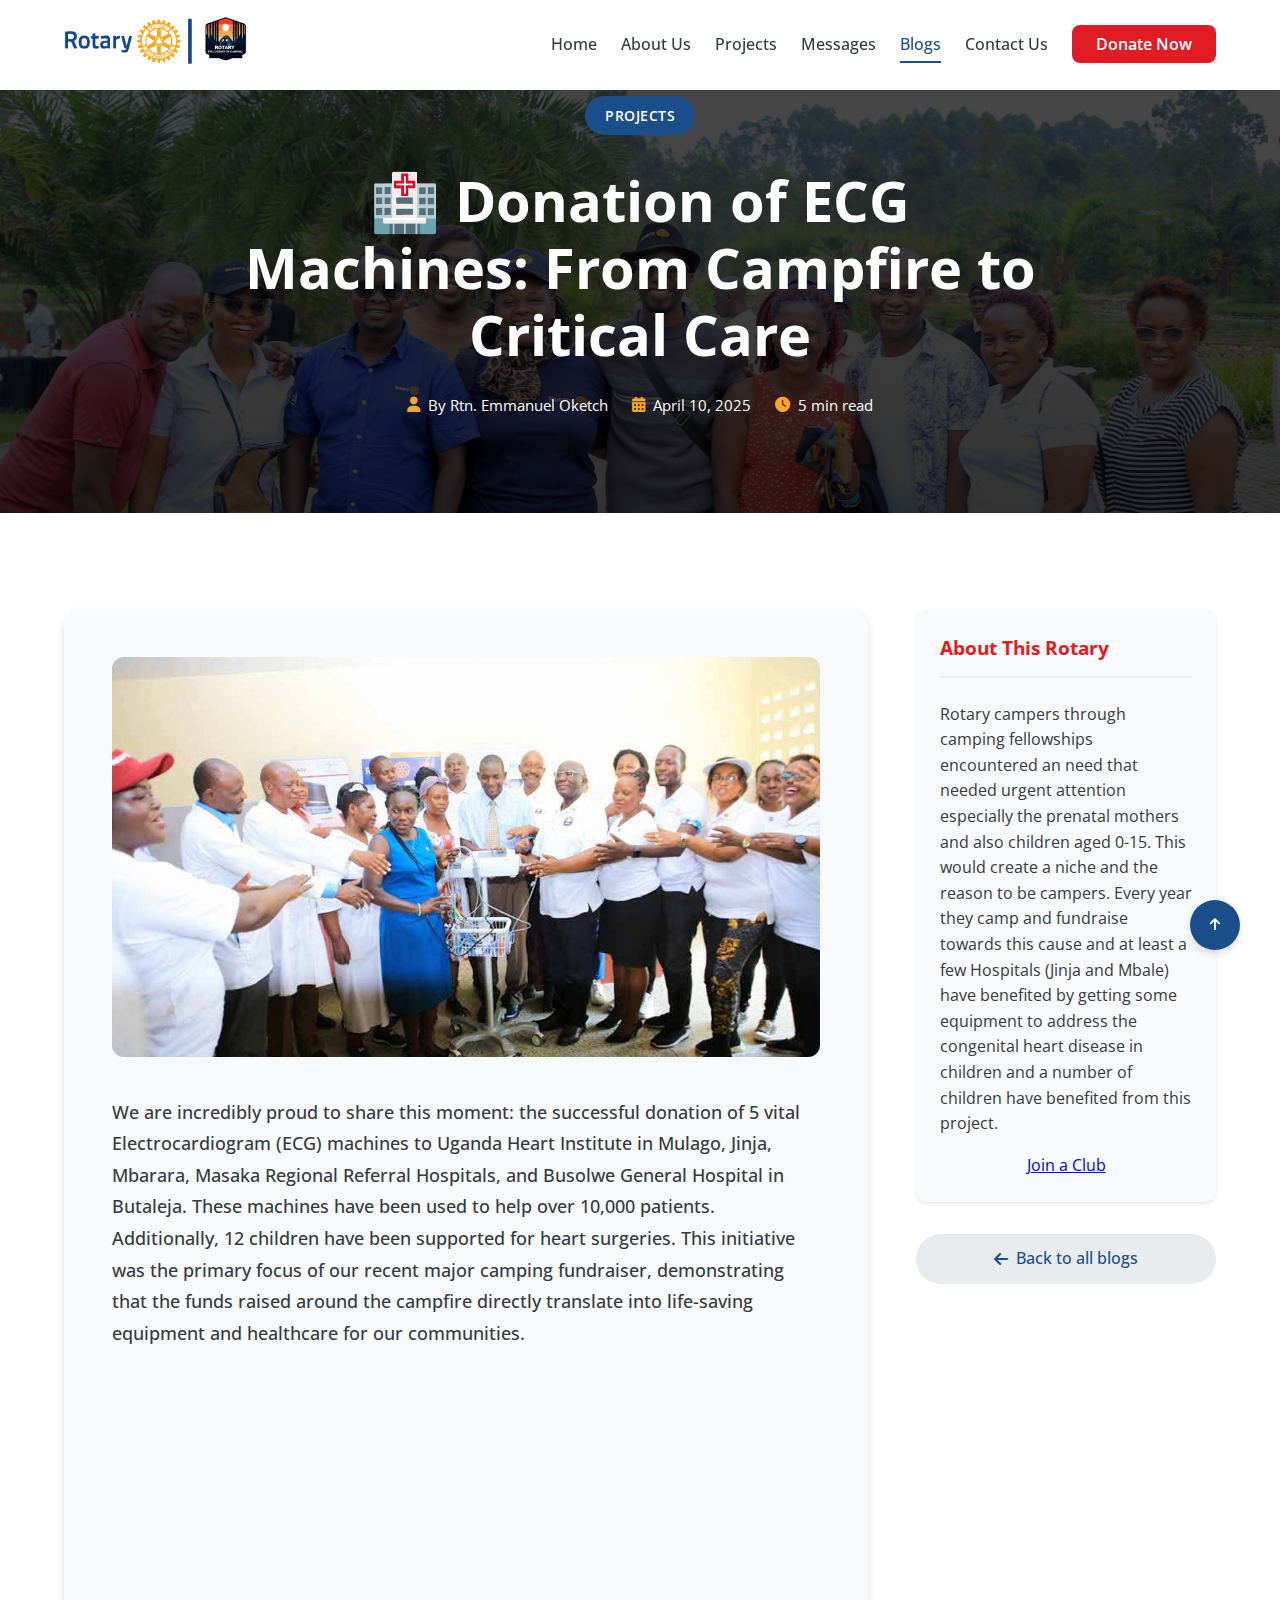
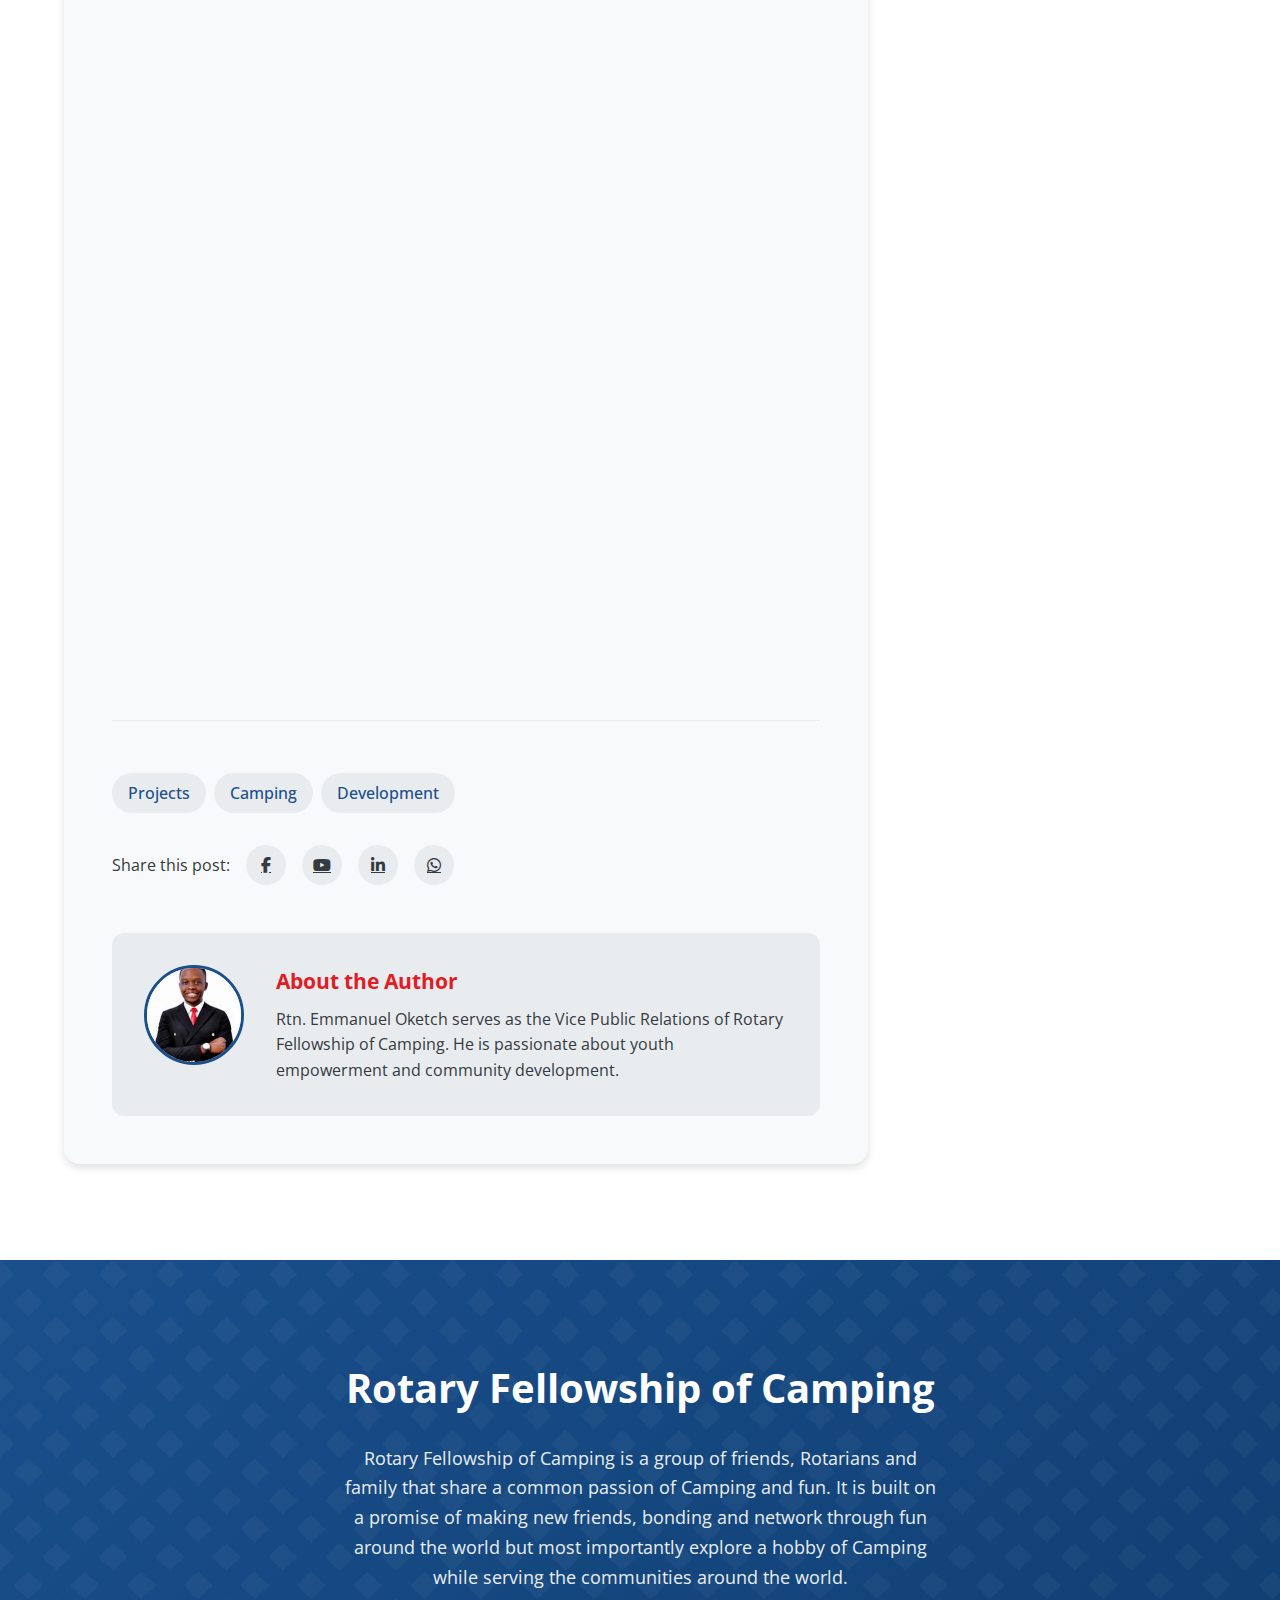
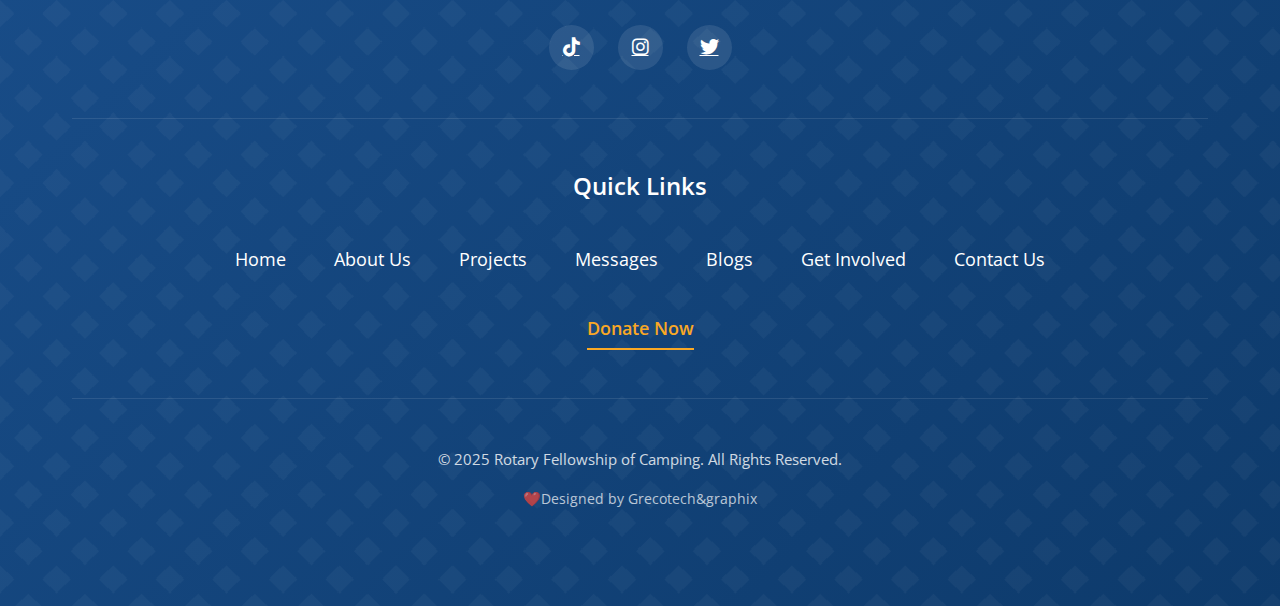
<file: blog-post-ECG.html>
<!DOCTYPE html>
<html lang="en">
<head>
    <meta charset="UTF-8">
    <meta name="viewport" content="width=device-width, initial-scale=1.0">
    <title>leadership</title>
    <link rel="stylesheet" href="https://cdnjs.cloudflare.com/ajax/libs/font-awesome/6.4.0/css/all.min.css">
    <link href="https://fonts.googleapis.com/css2?family=Open+Sans:wght@400;600;700&display=swap" rel="stylesheet">
    <style>
        :root {
            --primary: #1a4f8c;
            --primary-dark: #0d3a6b;
            --primary-light: #2d6bb5;
            --secondary: #e31b23;
            --accent: #f9a825;
            --white: #ffffff;
            --off-white: #f8f9fa;
            --light-gray: #e9ecef;
            --medium-gray: #6c757d;
            --dark-gray: #343a40;
            --black: #212529;
            --shadow-sm: 0 2px 4px rgba(0,0,0,0.1);
            --shadow-md: 0 4px 8px rgba(0,0,0,0.12);
            --shadow-lg: 0 8px 16px rgba(0,0,0,0.15);
            --shadow-primary: 0 4px 12px rgba(26, 79, 140, 0.3);
            --transition-fast: 0.2s ease;
            --transition-medium: 0.3s ease;
            --transition-slow: 0.5s ease;
            --radius-sm: 4px;
            --radius-md: 8px;
            --radius-lg: 12px;
            --radius-xl: 20px;
            --radius-round: 50%;
            --space-xs: 0.5rem;
            --space-sm: 1rem;
            --space-md: 1.5rem;
            --space-lg: 2.5rem;
            --space-xl: 4rem;
            --font-primary: 'Open Sans', sans-serif;
            --h1: 2.5rem;
            --h2: 2rem;
            --h3: 1.75rem;
            --h4: 1.5rem;
            --h5: 1.25rem;
            --h6: 1rem;
            --base-font-size: 1rem;
        }

        * {
            margin: 0;
            padding: 0;
            box-sizing: border-box;
        }

        body {
            font-family: var(--font-primary);
            font-size: var(--base-font-size);
            line-height: 1.6;
            color: var(--dark-gray);
            background-color: var(--white);
        }

        .container {
            width: 100%;
            max-width: 1200px;
            margin: 0 auto;
            padding: 0 var(--space-md);
        }

        /* Header Styles */
        .header {
            position: fixed;
            top: 0;
            left: 0;
            width: 100%;
            background-color: var(--white);
            box-shadow: var(--shadow-sm);
            z-index: 10000;
            transition: all var(--transition-medium);
        }

        .header-inner {
            display: flex;
            justify-content: space-between;
            align-items: center;
            padding: var(--space-sm) 0;
        }

        .logo img {
            height: 50px;
            width: auto;
            transition: all var(--transition-medium);
        }

        .mobile-menu-toggle {
            display: none;
            background: none;
            border: none;
            width: 40px;
            height: 40px;
            position: relative;
            cursor: pointer;
            z-index: 1001;
            padding: 0;
        }

        .mobile-menu-toggle .bar {
            display: block;
            width: 25px;
            height: 3px;
            background-color: var(--primary);
            margin: 5px auto;
            transition: all var(--transition-medium);
        }

        .mobile-menu-toggle.active .bar:nth-child(1) {
            transform: translateY(8px) rotate(45deg);
        }

        .mobile-menu-toggle.active .bar:nth-child(2) {
            opacity: 0;
        }

        .mobile-menu-toggle.active .bar:nth-child(3) {
            transform: translateY(-8px) rotate(-45deg);
        }

        .main-nav {
            display: flex;
            align-items: center;
        }

        .nav-list {
            display: flex;
            list-style: none;
            margin-right: var(--space-md);
        }

        .nav-list li {
            position: relative;
            margin-left: var(--space-md);
        }

        .nav-list a {
            color: var(--dark-gray);
            font-weight: 500;
            padding: var(--space-xs) 0;
            position: relative;
            text-decoration: none;
        }

        .nav-list a:after {
            content: '';
            position: absolute;
            bottom: 0;
            left: 0;
            width: 0;
            height: 2px;
            background-color: var(--primary);
            transition: width var(--transition-medium);
        }

        .nav-list a:hover:after,
        .nav-list a.active:after {
            width: 100%;
        }

        .nav-list a.active {
            color: var(--primary);
        }

        .nav-cta .button {
            padding: var(--space-xs) var(--space-md);
            background-color: var(--secondary);
            color: var(--white);
            border-radius: var(--radius-md);
            text-decoration: none;
            font-weight: 600;
            transition: all var(--transition-medium);
        }

        .nav-cta .button:hover {
            background-color: var(--primary);
            transform: translateY(-2px);
        }

        @media (max-width: 1000px) {
            .mobile-menu-toggle {
                display: block;
            }

            .main-nav {
                position: fixed;
                display: none;
                top: 0;
                left: 0;
                width: 100%;
                height: 100vh;
                background-color: var(--white);
                flex-direction: column;
                justify-content: center;
                align-items: center;
                transform: translateX(100%);
                transition: transform var(--transition-medium);
                z-index: 1000;
                padding: var(--space-xl);
            }

            .main-nav.active {
                display: flex;
                transform: translateX(0);
            }

            .nav-list {
                flex-direction: column;
                margin-right: 0;
                margin-bottom: var(--space-lg);
                text-align: center;
            }

            .nav-list li {
                margin: var(--space-sm) 0;
            }

            .nav-list a {
                font-size: var(--h5);
            }
        }

        /* Page Loader */
        .page-loader {
            position: fixed;
            top: 0;
            left: 0;
            width: 100%;
            height: 100%;
            background: linear-gradient(135deg, var(--primary), var(--primary-dark));
            display: flex;
            align-items: center;
            justify-content: center;
            z-index: 99999;
            opacity: 1;
            visibility: visible;
            transition: opacity 0.5s ease, visibility 0.5s ease;
        }

        .page-loader.hidden {
            opacity: 0;
            visibility: hidden;
        }

        .loader-content {
            text-align: center;
        }

        .spinner {
            width: 60px;
            height: 60px;
            border: 4px solid rgba(255, 255, 255, 0.2);
            border-top: 4px solid var(--white);
            border-right: 4px solid var(--white);
            border-radius: 50%;
            animation: spin 0.8s linear infinite;
            margin: 0 auto 1.5rem;
        }

        @keyframes spin {
            to {
                transform: rotate(360deg);
            }
        }

        .loader-text {
            color: var(--white);
            font-size: 1.1rem;
            font-weight: 600;
            letter-spacing: 1px;
        }

        .loader-text span {
            animation: fadeInOut 1.5s ease-in-out infinite;
        }

        .loader-text span:nth-child(2) {
            animation-delay: 0.2s;
        }

        .loader-text span:nth-child(3) {
            animation-delay: 0.4s;
        }

        @keyframes fadeInOut {
            0%, 100% {
                opacity: 0.3;
            }
            50% {
                opacity: 1;
            }
        }

        /* Blog Header */
        .blog-header {
            margin-center: 100px;
            background: linear-gradient(rgba(0, 0, 0, 0.7), rgba(0, 0, 0, 0.8)),
                url('IMG_0709.jpg') top/cover no-repeat;
            color: white;
            padding: 6rem 0 4rem;
            position: relative;
        }

        .header-content {
            max-width: 800px;
            margin: 0 auto;
            text-align: center;
            position: relative;
            z-index: 2;
        }

        .blog-title {
            font-size: clamp(2rem, 5vw, 3.5rem);
            font-weight: 700;
            margin-bottom: 1.5rem;
            line-height: 1.2;
            color: white;
        }

        .blog-meta {
            display: flex;
            justify-content: center;
            flex-wrap: wrap;
            gap: 1.5rem;
            margin-bottom: 2rem;
        }

        .meta-item {
            display: flex;
            align-items: center;
            font-size: 0.95rem;
        }

        .meta-item i {
            margin-right: 0.5rem;
            color: var(--accent);
        }

        .blog-category {
            display: inline-block;
            padding: 0.5rem 1.25rem;
            background: var(--primary);
            color: white;
            border-radius: 50px;
            font-size: 0.9rem;
            font-weight: 600;
            margin-bottom: 2rem;
            text-transform: uppercase;
            letter-spacing: 0.5px;
        }

        /* Main content layout */
        .blog-main {
            display: grid;
            grid-template-columns: 1fr 300px;
            gap: 3rem;
            padding: 6rem 0;
        }

        @media (max-width: 992px) {
            .blog-main {
                grid-template-columns: 1fr;
            }
        }

        /* Article content wrapper */
        .article-content {
            background: var(--off-white);
            border-radius: 16px;
            padding: 3rem;
            box-shadow: var(--shadow-md);
            width: 100%;
            margin: 0 auto;
        }

        .article-wrap>*:last-child {
            margin-bottom: 0 !important;
        }

        /* Intro paragraph */
        .article-intro {
            font-size: 1.1rem;
            line-height: 1.8;
            margin-bottom: 1.5rem;
            color: var(--dark-gray);
            font-weight: 500;
        }

        /* Regular paragraphs */
        .article-paragraph {
            font-size: 1.1rem;
            line-height: 1.8;
            margin-bottom: 1.5rem;
            color: var(--dark-gray);
        }

        /* Headings */
        .article-heading {
            margin: 2rem 0 1.5rem;
            color: var(--secondary);
            font-weight: 600;
        }

        h2.article-heading {
            font-size: 1.8rem;
            border-bottom: 2px solid var(--light-gray);
            padding-bottom: 0.5rem;
        }

        h3.article-heading {
            font-size: 1.5rem;
        }

        /* Lists */
        .article-list {
            margin: 1.5rem 0;
            padding-left: 2rem;
        }

        .article-list li {
            margin-bottom: 0.5rem;
        }

        /* Images */
        .article-image {
            width: 100%;
            height: 400px;
            object-fit: cover;
            border-radius: 12px;
            margin-bottom: 2rem;
        }

        /* Article footer */
        .article-footer {
            margin-top: 3rem;
            padding-top: 3.25rem;
            border-top: 1px solid var(--light-gray);
        }

        .tags {
            display: flex;
            flex-wrap: wrap;
            gap: 0.5rem;
            margin-bottom: 2rem;
        }

        .tag {
            display: inline-block;
            padding: 0.5rem 1rem;
            background: var(--light-gray);
            color: var(--primary);
            border-radius: 50px;
            font-size: 0.975rem;
            font-weight: 500;
            text-decoration: none;
            transition: all var(--transition-fast);
        }

        .tag:hover,
        .tag:focus {
            background: var(--primary);
            color: white;
            text-decoration: none;
        }

        .share-buttons {
            display: flex;
            gap: 1rem;
            margin-bottom: 2rem;
            justify-content: start;
            align-items: center;
        }

        .share-button {
            display: flex;
            align-items: center;
            justify-content: center;
            width: 40px;
            height: 40px;
            border-radius: 50%;
            background: var(--light-gray);
            color: var(--dark-gray);
            transition: all var(--transition-fast);
        }

        .share-button:hover,
        .share-button:focus {
            transform: translateY(-2px);
            box-shadow: var(--shadow-sm);
            text-decoration: none;
        }

        .share-button.facebook:hover,
        .share-button.facebook:focus {
            background: #3b5998;
            color: white;
        }

        .share-button.twitter:hover,
        .share-button.twitter:focus {
            background: #1da1f2;
            color: white;
        }

        .share-button.linkedin:hover,
        .share-button.linkedin:focus {
            background: #0077b5;
            color: white;
        }

        .share-button.whatsapp:hover,
        .share-button.whatsapp:focus {
            background: #25d366;
            color: white;
        }

        /* Author bio */
        .author-bio {
            display: flex;
            gap: 2rem;
            padding: 2rem;
            background: var(--light-gray);
            border-radius: 12px;
            margin-top: 3rem;
        }

        @media (max-width: 768px) {
            .author-bio {
                flex-direction: column;
                align-items: center;
                text-align: center;
            }
        }

        .author-avatar {
            width: 100px;
            height: 100px;
            aspect-ratio: 1;
            border-radius: 50%;
            object-fit: cover;
            border: 3px solid var(--primary);
        }

        .author-info h3 {
            font-size: 1.3rem;
            margin-bottom: 0.5rem;
            color: var(--secondary);
        }

        .author-info p {
            margin-bottom: 0;
        }

        .author-social {
            margin-top: 1rem;
            display: flex;
            gap: 1rem;
        }

        .author-social a {
            color: var(--medium-gray);
            transition: color var(--transition-fast);
        }

        .author-social a:hover,
        .author-social a:focus {
            color: var(--primary);
        }

        /* Sidebar */
        .blog-sidebar {
            display: flex;
            flex-direction: column;
            gap: 2rem;
        }

        @media (max-width: 992px) {
            .blog-sidebar {
                display: grid;
                grid-template-columns: repeat(2, 1fr);
                gap: 2rem;
            }
        }

        @media (max-width: 576px) {
            .blog-sidebar {
                grid-template-columns: 1fr;
            }
        }

        .sidebar-widget {
            background: var(--off-white);
            border-radius: 12px;
            padding: 1.5rem;
            box-shadow: var(--shadow-sm);
        }

        .widget-title {
            font-size: 1.2rem;
            margin-bottom: 1.5rem;
            padding-bottom: 0.75rem;
            border-bottom: 2px solid var(--light-gray);
            color: var(--secondary);
        }

        .back-to-blog {
            justify-content: center;
            text-align: center;
            width: 100%;
            display: inline-flex;
            align-items: center;
            gap: 0.5rem;
            padding: 0.75rem 1.5rem;
            background: var(--light-gray);
            color: var(--primary);
            border-radius: 50px;
            font-weight: 500;
            text-decoration: none;
            transition: all var(--transition-medium);
        }

        .back-to-blog:hover,
        .back-to-blog:focus {
            background: var(--primary);
            color: white;
            text-decoration: none;
            transform: translateY(-2px);
        }

        /* Footer */
        .footer {
            padding: 6rem 0;
            background: linear-gradient(135deg, var(--primary) 0%, var(--primary-dark) 100%);
            color: white;
            position: relative;
            overflow: hidden;
        }

        .footer::before {
            content: '';
            position: absolute;
            top: 0;
            left: 0;
            width: 200%;
            height: 200%;
            opacity: 0.7;
            background: url('[data-uri]');
            animation: scrollPattern 100s linear infinite;
        }

        @keyframes scrollPattern {
            0% {
                transform: translateY(0);
            }
            100% {
                transform: translateY(-50%);
            }
        }

        .footer-container {
            max-width: 1200px;
            margin: 0 auto;
            padding: 0 2rem;
            position: relative;
            z-index: 1;
        }

        .footer-brand {
            text-align: center;
            padding-bottom: 3rem;
            margin-bottom: 3rem;
            border-bottom: 1px solid rgba(255, 255, 255, 0.1);
        }

        .footer-logo {
            font-size: 2.5rem;
            font-weight: 700;
            margin-bottom: 1.5rem;
            color: white;
            display: inline-block;
            text-decoration: none;
            transition: all var(--transition-medium);
        }

        .footer-logo:hover {
            color: var(--accent) !important;
            transform: translateY(-3px);
            text-shadow: 0 5px 15px rgba(0, 0, 0, 0.2);
        }

        .footer-about {
            max-width: 600px;
            margin: 0 auto 2rem;
            font-size: 1.1rem;
            opacity: 0.9;
            line-height: 1.7;
        }

        .footer-social {
            display: flex;
            justify-content: center;
            flex-wrap: wrap;
            gap: 1.5rem;
            margin-top: 2rem;
        }

        .social-link {
            display: flex;
            align-items: center;
            justify-content: center;
            width: 45px;
            height: 45px;
            background: rgba(255, 255, 255, 0.1);
            border-radius: 50%;
            color: white;
            font-size: 1.2rem;
            transition: all var(--transition-medium);
        }

        .social-link:hover {
            background: var(--off-white);
            color: var(--primary);
            transform: translateY(-5px);
            box-shadow: var(--shadow-primary);
            text-decoration: none;
        }

        .footer-links {
            padding-bottom: 3rem;
            margin-bottom: 3rem;
            border-bottom: 1px solid rgba(255, 255, 255, 0.1);
        }

        .links-title {
            color: white !important;
            font-size: 1.5rem;
            font-weight: 600;
            margin-bottom: 2rem;
            text-align: center;
        }

        .links-grid {
            display: flex;
            flex-wrap: wrap;
            justify-content: center;
            gap: 1.5rem 3rem;
            max-width: 900px;
            margin: 0 auto;
        }

        .footer-link {
            color: white;
            text-decoration: none;
            font-size: 1.1rem;
            transition: all var(--transition-fast);
            position: relative;
            padding: 0.5rem 0;
        }

        .footer-link::after {
            content: '';
            position: absolute;
            bottom: 0;
            left: 0;
            width: 0;
            height: 2px;
            background: var(--accent);
            transition: width var(--transition-medium);
        }

        .footer-link:hover {
            color: var(--accent) !important;
            opacity: 0.9;
            text-decoration: none;
        }

        .footer-link:hover::after {
            width: 100%;
            background: var(--accent) !important;
        }

        .footer-link.active {
            color: var(--accent);
            font-weight: 600;
            text-decoration: none;
        }

        .footer-link.active::after {
            background: var(--accent);
            width: 100%;
        }

        .footer-bottom {
            text-align: center;
        }

        .copyright {
            margin-bottom: 1rem;
            font-size: 0.95rem;
            opacity: 0.8;
        }

        .designer {
            font-size: 0.9rem;
            opacity: 0.7;
            margin-bottom: 0;
        }

        .designer a {
            color: white;
            text-decoration: none;
            transition: all var(--transition-fast);
        }

        .designer a:hover {
            color: var(--accent);
            text-decoration: none;
        }

        @media (max-width: 768px) {
            .footer {
                padding: 4rem 0;
            }
            .footer-about {
                font-size: 1rem;
            }
            .links-grid {
                gap: 1rem 2rem;
            }
            .footer-link {
                font-size: 1rem;
            }
        }

        @media (max-width: 480px) {
            .footer-logo {
                font-size: 2rem;
            }
            .footer-social {
                gap: 1rem;
            }
            .social-link {
                width: 40px;
                height: 40px;
                font-size: 1rem;
            }
            .links-grid {
                gap: 1rem;
            }
        }

        .back-to-top {
            position: fixed;
            bottom: -50px;
            right: var(--space-lg);
            width: 50px;
            height: 50px;
            background-color: var(--primary);
            color: var(--white);
            border: none;
            border-radius: var(--radius-round);
            cursor: pointer;
            z-index: 99;
            transition: all var(--transition-medium);
            display: flex;
            align-items: center;
            justify-content: center;
            box-shadow: var(--shadow-md);
        }

        .back-to-top.show {
            bottom: var(--space-lg);
        }

        .back-to-top:hover {
            background-color: var(--primary-dark);
            transform: translateY(-3px);
        }
    </style>
</head>
<body>
    <!-- Page Loader -->
    <div class="page-loader" id="pageLoader">
        <div class="loader-content">
            <div class="spinner"></div>
            <div class="loader-text">
                <span>L</span><span>o</span><span>a</span><span>d</span><span>i</span><span>n</span><span>g</span>
            </div>
        </div>
    </div>

    <!-- Header -->
    <header class="header">
        <div class="container">
            <div class="header-inner">
                <div class="logo">
                    <a href="index.html" aria-label="Rotary Fellowship of Camping">
                        <img src="logo.png" alt="Rotary Fellowship of Camping Logo">
                    </a>
                </div>

                <button class="mobile-menu-toggle" aria-label="Toggle navigation menu" aria-expanded="false">
                    <span class="bar"></span>
                    <span class="bar"></span>
                    <span class="bar"></span>
                </button>

                <nav class="main-nav" aria-label="Main navigation">
                    <ul class="nav-list">
                        <li><a href="index.html">Home</a></li>
                        <li><a href="about.html">About Us</a></li>
                        <li><a href="projects.html">Projects</a></li>
                        <li><a href="messages.html">Messages</a></li>
                        <li><a href="blogs.html" class="active">Blogs</a></li>
                        <li><a href="contact-us.html">Contact Us</a></li>
                    </ul>

                    <div class="nav-cta">
                        <a href="donate.html" class="button">Donate Now</a>
                    </div>
                </nav>
            </div>
        </div>
    </header>

    <!-- Blog Header -->
    <header class="blog-header">
        <div class="container">
            <div class="header-content">
                <span class="blog-category">Projects</span>
                <h1 class="blog-title">🏥 Donation of ECG Machines: From Campfire to Critical Care</h1>
                <div class="blog-meta">
                    <div class="meta-item">
                        <i class="fas fa-user" aria-hidden="true"></i>
                        <span>By  Rtn. Emmanuel Oketch</span>
                    </div>
                    <div class="meta-item">
                        <i class="fas fa-calendar-alt" aria-hidden="true"></i>
                        <time datetime="2025-04-10">April 10, 2025</time>
                    </div>
                    <div class="meta-item">
                        <i class="fas fa-clock" aria-hidden="true"></i>
                        <span>5 min read</span>
                    </div>
                </div>
            </div>
        </div>
    </header>

    <!-- Main Content -->
    <main class="container">
        <div id="main-content" class="blog-main">
            <article class="article-content">
                <img src="project1.png" alt="Rotary District Conference" class="article-image" loading="lazy" />
                <div class="article-text">
                    <div class="article-wrap">
                        <p class="article-intro">
                          We are incredibly proud to share this moment: the successful donation of 5 vital Electrocardiogram (ECG) machines to Uganda Heart Institute in Mulago, Jinja, Mbarara, Masaka Regional Referral Hospitals, and Busolwe General Hospital in Butaleja. These machines have been used to help over 10,000 patients. Additionally, 12 children have been supported for heart surgeries. This initiative was the primary focus of our recent major camping fundraiser, demonstrating that the funds raised around the campfire directly translate into life-saving equipment and healthcare for our communities.
                        </p>
                        <h2 class="article-heading">Service Above Self: The Power of Collaboration</h2>
                        <p class="article-paragraph">
                         This project’s success is a testament to powerful collaboration. In this image, we see Rotarians and medical staff joining hands around the new machine.

To the Dedicated Medical Professionals: Thank you for your tireless work. This equipment is placed in the most capable hands—yours. We hope these new ECG machines will significantly enhance your ability to perform early detection and management of cardiovascular diseases, ultimately saving more lives.

To Our Fellowship Members and Supporters: Every tent pitched, every ticket purchased, and every donation made at our camping events funded this precise moment. This is your impact!
                        </p>
                        <h2 class="article-heading">Why ECG Machines?</h2>
                        <p class="article-paragraph">
                            NCardiovascular disease remains a leading health concern in our region. Access to reliable ECG technology is crucial for early diagnosis of heart conditions. By donating these machines, the Rotary Fellowship of Camping is directly contributing to:
                        </p>
						<ul class="article-list">
                            <li>Reduced Mortality: Enabling faster, more accurate treatment decisions.</li>
                            <li>Improved Diagnostics: Equipping local facilities with essential tools.</li>
                            <li>Community Health: Building stronger, healthier communities, which is the ultimate goal of Rotary.</li>
                        </ul>
                        <h2 class="article-heading">Conclusion</h2>
                        <p class="article-paragraph">
                        This is what happens when fellowship meets philanthropy. Thank you for helping us turn a weekend of adventure into a year of life-changing service.
                        </p>
                      
                    </div>
                </div>
                <div class="article-footer">
                    <div class="tags">
                        <span class="tag">Projects</span>
                        <span class="tag">Camping</span>
                        <span class="tag">Development</span>
                    </div>
                    <div class="share-buttons">
                        <div>Share this post:</div>
                        <a href="#" class="share-button facebook" aria-label="Share on Facebook">
                            <i class="fab fa-facebook-f"></i>
                        </a>
                        <a href="#" class="share-button twitter" aria-label="Share on Twitter">
                            <i class="fab fa-youtube"></i>
                        </a>
                        <a href="#" class="share-button linkedin" aria-label="Share on LinkedIn">
                            <i class="fab fa-linkedin-in"></i>
                        </a>
                        <a href="#" class="share-button whatsapp" aria-label="Share on WhatsApp">
                            <i class="fab fa-whatsapp"></i>
                        </a>
                    </div>
                </div>
                <div class="author-bio">
                    <img src="ok.jpg" alt="Emmanuel Oketch" class="author-avatar" loading="lazy" />
                    <div class="author-info">
                        <h3>About the Author</h3>
                        <p>
                            Rtn. Emmanuel Oketch serves as the Vice Public Relations of Rotary Fellowship of Camping. He is passionate about youth empowerment and community development.
                        </p>
                          <!-- <div class="author-social">
                            <a href="https://x.com/rotary" target="_blank" rel="noopener" aria-label="Visit Twitter">
                                <i class="fab fa-youtube"></i>
                            </a>
                            <a href="https://linkedin.com/company/rotary" target="_blank" rel="noopener" aria-label="Visit LinkedIn">
                                <i class="fab fa-linkedin-in"></i>
                            </a>
                            <a href="https://rotary.org" target="_blank" rel="noopener" aria-label="Visit website">
                                <i class="fas fa-globe"></i>
                            </a>
                        </div> -->
                    </div>
                </div>
            </article>
            <aside class="blog-sidebar">
                <div class="sidebar-widget">
                    <h2 class="widget-title">About This Rotary</h2>
                    <p>
                         Rotary campers through camping fellowships encountered an need that needed urgent attention especially the prenatal mothers and also children aged 0-15. This would create a niche and the reason to be campers. Every year they camp and fundraise towards this cause and at least a few Hospitals (Jinja and Mbale) have benefited by getting some equipment to address the congenital heart disease in children and a number of children have benefited from this project.
                    </p>
                    <a href="contact-us.html" class="button" style="margin-top: 1rem; display: inline-block; width: 100%; text-align: center;">Join a Club</a>
                </div>
                <a href="blogs.html" class="back-to-blog">
                    <i class="fas fa-arrow-left"></i>
                    Back to all blogs
                </a>
            </aside>
        </div>
    </main>

        <!-- Footer -->
    <footer class="footer">
        <div class="footer-container">
            <div class="footer-brand">
                <a href="index.html" class="footer-logo">Rotary Fellowship of Camping</a>
              <p class="footer-about">
                    Rotary Fellowship of Camping is a group of friends, Rotarians and family that share a common passion of Camping and fun. It is built on a promise of making new friends, bonding and network through fun around the world but most importantly explore a hobby of Camping while serving the communities around the world.
                </p>

                <div class="footer-social">
                    <a href="https://www.tiktok.com/@rotary.camping.ug?_t=ZM-90xGYxHomuS&_r=1" class="social-link" aria-label="tiktok" target="_blank" rel="noopener">
                        <i class="fa-brands fa-tiktok"></i>
                    </a>
                    <a href="https://www.instagram.com/rotary_camping_ug?igsh=MXNtMnFkempmbWRsNQ%3D%3D&utm_source=qr" class="social-link" aria-label="instagram" target="_blank" rel="noopener">
                        <i class="fab fa-instagram"></i>
                    </a>
                    <a href="https://x.com/rotarycamps?t=OSZ0Hr019cbHH3SxdEqxLQ&s=09" class="social-link" aria-label="x" target="_blank" rel="noopener">
                        <i class="fab fa-twitter"></i>
                    </a>
                </div>
            </div>
            <div class="footer-links">
                <h3 class="links-title">Quick Links</h3>
                <div class="links-grid">
                    <a href="index.html" class="footer-link">Home</a>
                    <a href="about.html" class="footer-link">About Us</a>
                    <a href="projects.html" class="footer-link">Projects</a>
                    <a href="messages.html" class="footer-link">Messages</a>
                    <a href="blogs.html" class="footer-link">Blogs</a>
                    <a href="contact-us.html" class="footer-link">Get Involved</a>
                    <a href="contact-us.html" class="footer-link">Contact Us</a>
                    <a href="donate.html" class="footer-link active">Donate Now</a>
                </div>
            </div>

            <div class="footer-bottom">
                <p class="copyright">&copy; 2025 Rotary Fellowship of Camping. All Rights Reserved.</p>
                <p class="designer">❤️Designed by <a href="https://grecotechgraphix.com/" target="_blank" rel="noopener">Grecotech&graphix</a></p>
            </div>
        </div>
    </footer>
    <button class="back-to-top" aria-label="Back to top">
        <i class="fas fa-arrow-up"></i>
    </button>

    <script>
        document.addEventListener('DOMContentLoaded', () => {
            // Page Loader - Show loader on page load and hide when all resources are loaded
            const pageLoader = document.getElementById('pageLoader');
            
            function hideLoader() {
                if (pageLoader) {
                    pageLoader.classList.add('hidden');
                    setTimeout(() => {
                        pageLoader.style.display = 'none';
                    }, 500);
                }
            }

            // Hide loader when all images and resources are loaded
            window.addEventListener('load', hideLoader);
            
            // Also hide loader after 2 seconds as a fallback
            setTimeout(hideLoader, 2000);

            // Mobile menu toggle
            const mobileMenuToggle = document.querySelector('.mobile-menu-toggle');
            const mainNav = document.querySelector('.main-nav');

            mobileMenuToggle.addEventListener('click', function() {
                const isExpanded = this.getAttribute('aria-expanded') === 'true';
                this.setAttribute('aria-expanded', !isExpanded);
                mainNav.classList.toggle('active');
                this.classList.toggle('active');
            });

            // Back to top button
            const backToTop = document.querySelector('.back-to-top');
            window.addEventListener('scroll', () => {
                if (window.pageYOffset > 300) {
                    backToTop.classList.add('show');
                } else {
                    backToTop.classList.remove('show');
                }
            });

            backToTop.addEventListener('click', () => {
                window.scrollTo({
                    top: 0,
                    behavior: 'smooth'
                });
            });

            // Share buttons functionality
            const shareButtons = document.querySelectorAll('.share-button');

            shareButtons.forEach(button => {
                button.addEventListener('click', function(e) {
                    e.preventDefault();
                    const type = this.classList.contains('facebook') ? 'facebook' :
                        this.classList.contains('twitter') ? 'twitter' :
                        this.classList.contains('linkedin') ? 'linkedin' : 'whatsapp';

                    const url = encodeURIComponent(window.location.href);
                    const title = encodeURIComponent(document.title);
                    let shareUrl;

                    switch (type) {
                        case 'facebook':
                            shareUrl = `https://www.facebook.com/sharer/sharer.php?u=${url}`;
                            break;
                        case 'twitter':
                            shareUrl = `https://twitter.com/intent/tweet?url=${url}&text=${title}`;
                            break;
                        case 'linkedin':
                            shareUrl = `https://www.linkedin.com/shareArticle?mini=true&url=${url}&title=${title}`;
                            break;
                        case 'whatsapp':
                            shareUrl = `https://wa.me/?text=${title}%20${url}`;
                            break;
                    }

                    window.open(shareUrl, '_blank', 'width=600,height=400');
                });
            });

            // Animate elements on scroll
            const articleElements = document.querySelectorAll('.article-heading, .article-paragraph, .article-list');
            const observer = new IntersectionObserver((entries) => {
                entries.forEach(entry => {
                    if (entry.isIntersecting) {
                        entry.target.style.opacity = '1';
                        entry.target.style.transform = 'translateY(0)';
                    }
                });
            }, {
                threshold: 0.1
            });

            articleElements.forEach(element => {
                element.style.opacity = '0';
                element.style.transform = 'translateY(20px)';
                element.style.transition = 'opacity 0.5s ease, transform 0.5s ease';
                observer.observe(element);
            });
        });
    </script>
</body>
</html>
</file>
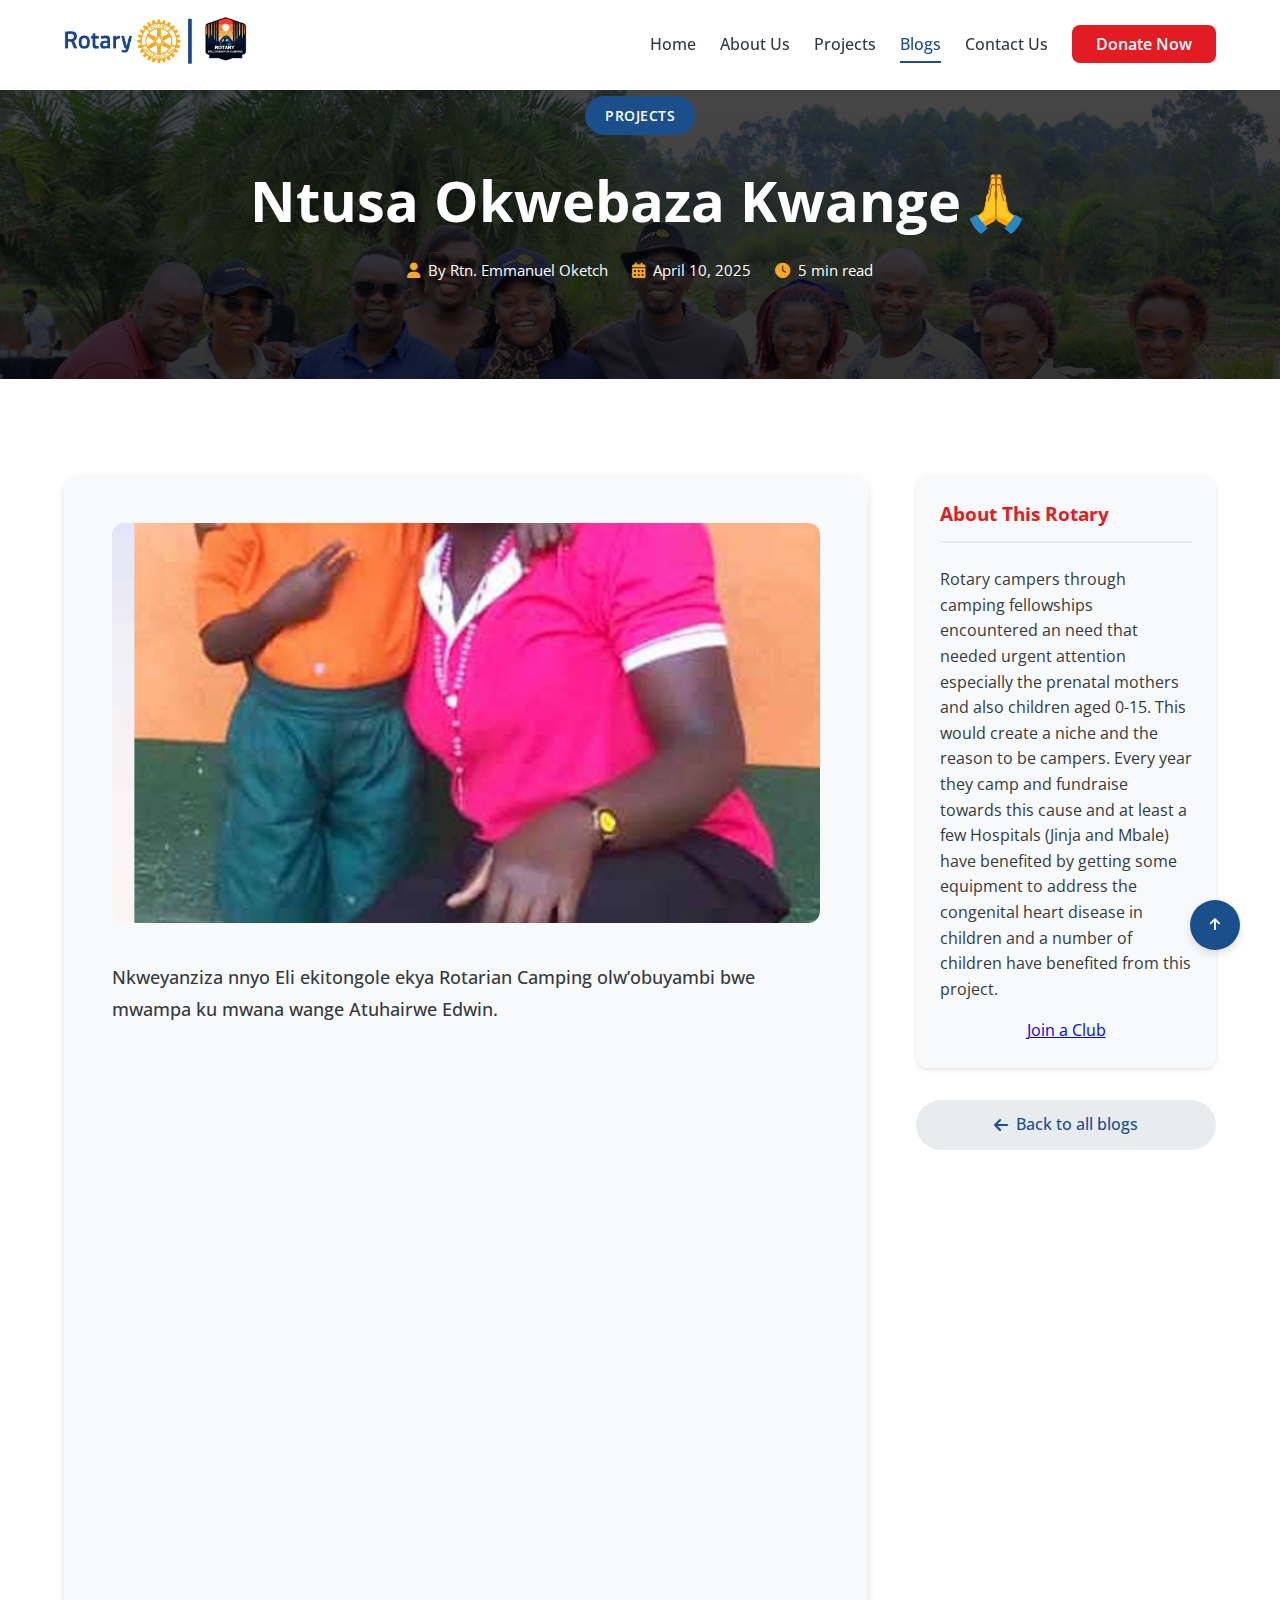
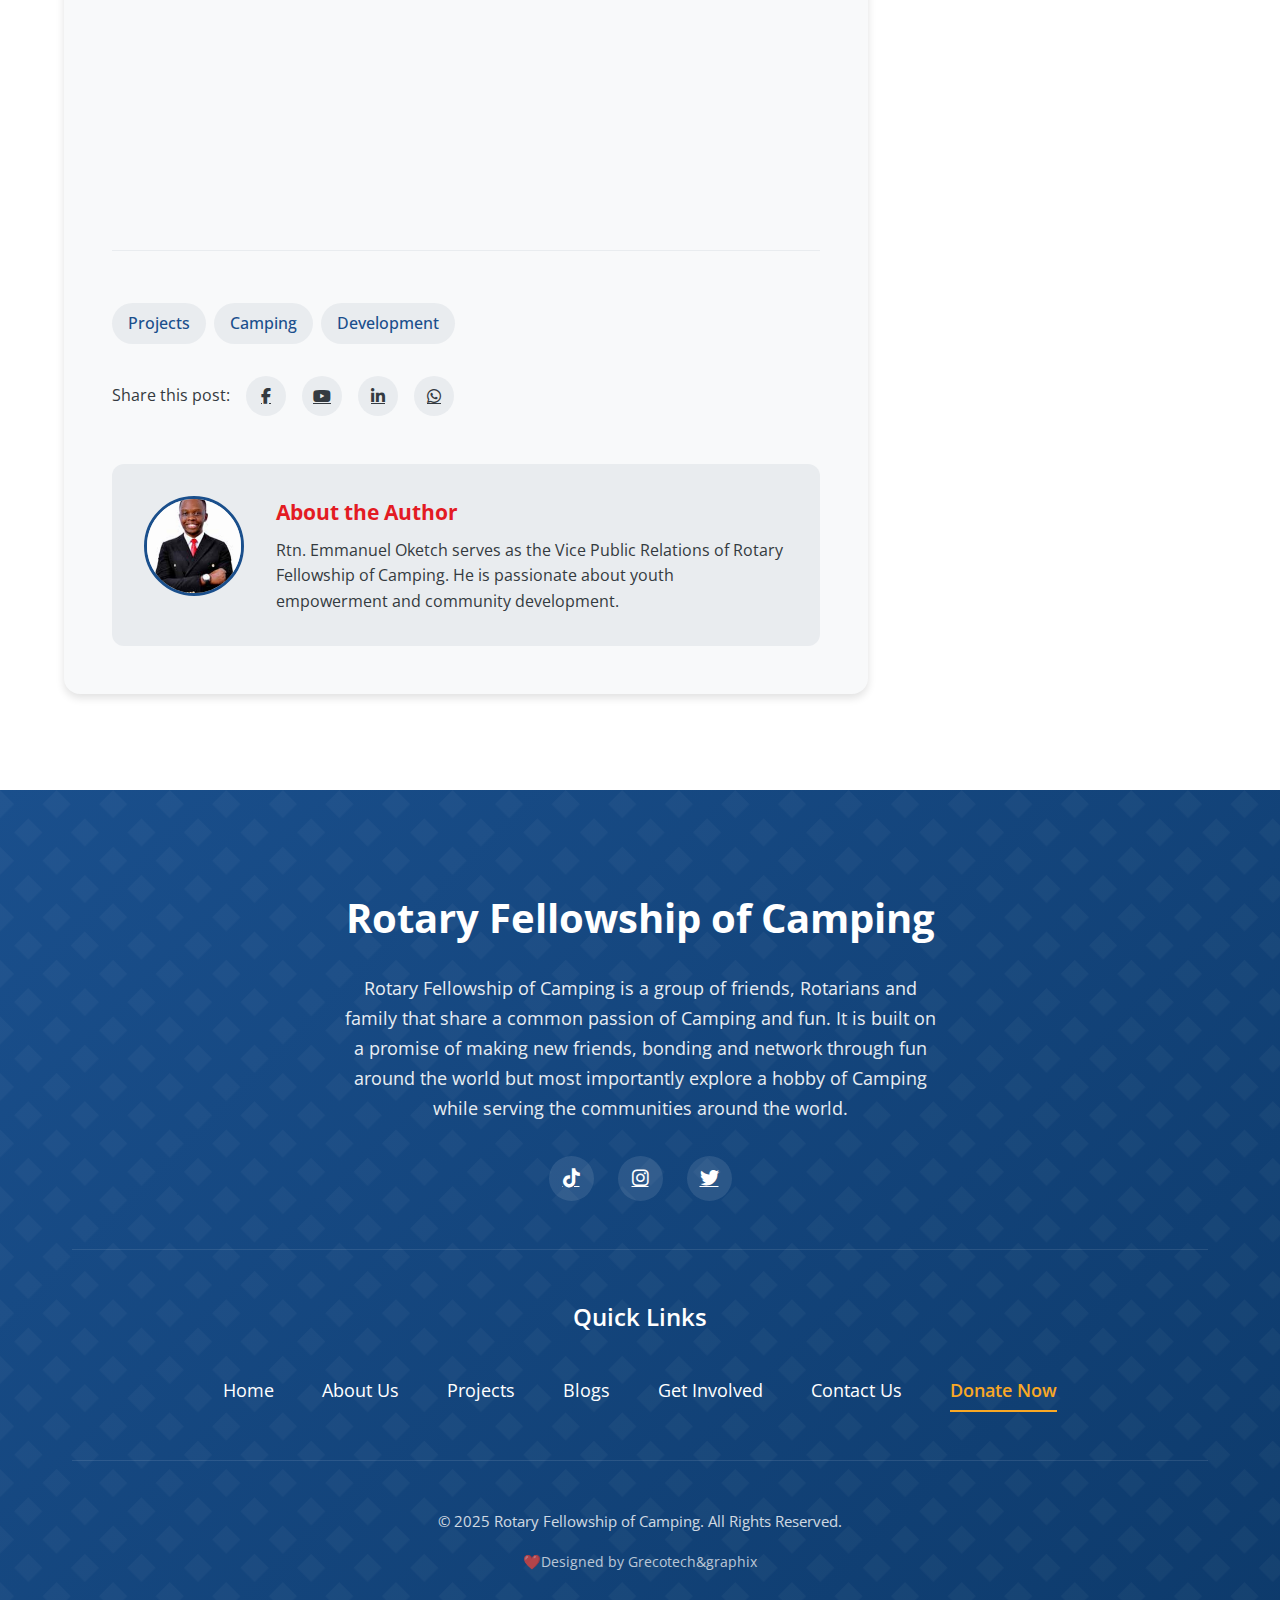
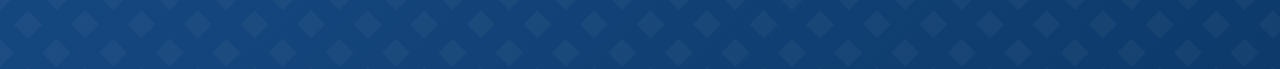
<file: blog-post-kwe.html>
<!DOCTYPE html>
<html lang="en">
<head>
    <meta charset="UTF-8">
    <meta name="viewport" content="width=device-width, initial-scale=1.0">
    <title>Kwebaza</title>
    <link rel="stylesheet" href="https://cdnjs.cloudflare.com/ajax/libs/font-awesome/6.4.0/css/all.min.css">
    <link href="https://fonts.googleapis.com/css2?family=Open+Sans:wght@400;600;700&display=swap" rel="stylesheet">
    <style>
        :root {
            --primary: #1a4f8c;
            --primary-dark: #0d3a6b;
            --primary-light: #2d6bb5;
            --secondary: #e31b23;
            --accent: #f9a825;
            --white: #ffffff;
            --off-white: #f8f9fa;
            --light-gray: #e9ecef;
            --medium-gray: #6c757d;
            --dark-gray: #343a40;
            --black: #212529;
            --shadow-sm: 0 2px 4px rgba(0,0,0,0.1);
            --shadow-md: 0 4px 8px rgba(0,0,0,0.12);
            --shadow-lg: 0 8px 16px rgba(0,0,0,0.15);
            --shadow-primary: 0 4px 12px rgba(26, 79, 140, 0.3);
            --transition-fast: 0.2s ease;
            --transition-medium: 0.3s ease;
            --transition-slow: 0.5s ease;
            --radius-sm: 4px;
            --radius-md: 8px;
            --radius-lg: 12px;
            --radius-xl: 20px;
            --radius-round: 50%;
            --space-xs: 0.5rem;
            --space-sm: 1rem;
            --space-md: 1.5rem;
            --space-lg: 2.5rem;
            --space-xl: 4rem;
            --font-primary: 'Open Sans', sans-serif;
            --h1: 2.5rem;
            --h2: 2rem;
            --h3: 1.75rem;
            --h4: 1.5rem;
            --h5: 1.25rem;
            --h6: 1rem;
            --base-font-size: 1rem;
        }

        * {
            margin: 0;
            padding: 0;
            box-sizing: border-box;
        }

        body {
            font-family: var(--font-primary);
            font-size: var(--base-font-size);
            line-height: 1.6;
            color: var(--dark-gray);
            background-color: var(--white);
        }

        .container {
            width: 100%;
            max-width: 1200px;
            margin: 0 auto;
            padding: 0 var(--space-md);
        }

        /* Header Styles */
        .header {
            position: fixed;
            top: 0;
            left: 0;
            width: 100%;
            background-color: var(--white);
            box-shadow: var(--shadow-sm);
            z-index: 10000;
            transition: all var(--transition-medium);
        }

        .header-inner {
            display: flex;
            justify-content: space-between;
            align-items: center;
            padding: var(--space-sm) 0;
        }

        .logo img {
            height: 50px;
            width: auto;
            transition: all var(--transition-medium);
        }

        .mobile-menu-toggle {
            display: none;
            background: none;
            border: none;
            width: 40px;
            height: 40px;
            position: relative;
            cursor: pointer;
            z-index: 1001;
            padding: 0;
        }

        .mobile-menu-toggle .bar {
            display: block;
            width: 25px;
            height: 3px;
            background-color: var(--primary);
            margin: 5px auto;
            transition: all var(--transition-medium);
        }

        .mobile-menu-toggle.active .bar:nth-child(1) {
            transform: translateY(8px) rotate(45deg);
        }

        .mobile-menu-toggle.active .bar:nth-child(2) {
            opacity: 0;
        }

        .mobile-menu-toggle.active .bar:nth-child(3) {
            transform: translateY(-8px) rotate(-45deg);
        }

        .main-nav {
            display: flex;
            align-items: center;
        }

        .nav-list {
            display: flex;
            list-style: none;
            margin-right: var(--space-md);
        }

        .nav-list li {
            position: relative;
            margin-left: var(--space-md);
        }

        .nav-list a {
            color: var(--dark-gray);
            font-weight: 500;
            padding: var(--space-xs) 0;
            position: relative;
            text-decoration: none;
        }

        .nav-list a:after {
            content: '';
            position: absolute;
            bottom: 0;
            left: 0;
            width: 0;
            height: 2px;
            background-color: var(--primary);
            transition: width var(--transition-medium);
        }

        .nav-list a:hover:after,
        .nav-list a.active:after {
            width: 100%;
        }

        .nav-list a.active {
            color: var(--primary);
        }

        .nav-cta .button {
            padding: var(--space-xs) var(--space-md);
            background-color: var(--secondary);
            color: var(--white);
            border-radius: var(--radius-md);
            text-decoration: none;
            font-weight: 600;
            transition: all var(--transition-medium);
        }

        .nav-cta .button:hover {
            background-color: var(--primary);
            transform: translateY(-2px);
        }

        @media (max-width: 1000px) {
            .mobile-menu-toggle {
                display: block;
            }

            .main-nav {
                position: fixed;
                display: none;
                top: 0;
                left: 0;
                width: 100%;
                height: 100vh;
                background-color: var(--white);
                flex-direction: column;
                justify-content: center;
                align-items: center;
                transform: translateX(100%);
                transition: transform var(--transition-medium);
                z-index: 1000;
                padding: var(--space-xl);
            }

            .main-nav.active {
                display: flex;
                transform: translateX(0);
            }

            .nav-list {
                flex-direction: column;
                margin-right: 0;
                margin-bottom: var(--space-lg);
                text-align: center;
            }

            .nav-list li {
                margin: var(--space-sm) 0;
            }

            .nav-list a {
                font-size: var(--h5);
            }
        }

        /* Page Loader */
        .page-loader {
            position: fixed;
            top: 0;
            left: 0;
            width: 100%;
            height: 100%;
            background: linear-gradient(135deg, var(--primary), var(--primary-dark));
            display: flex;
            align-items: center;
            justify-content: center;
            z-index: 99999;
            opacity: 1;
            visibility: visible;
            transition: opacity 0.5s ease, visibility 0.5s ease;
        }

        .page-loader.hidden {
            opacity: 0;
            visibility: hidden;
        }

        .loader-content {
            text-align: center;
        }

        .spinner {
            width: 60px;
            height: 60px;
            border: 4px solid rgba(255, 255, 255, 0.2);
            border-top: 4px solid var(--white);
            border-right: 4px solid var(--white);
            border-radius: 50%;
            animation: spin 0.8s linear infinite;
            margin: 0 auto 1.5rem;
        }

        @keyframes spin {
            to {
                transform: rotate(360deg);
            }
        }

        .loader-text {
            color: var(--white);
            font-size: 1.1rem;
            font-weight: 600;
            letter-spacing: 1px;
        }

        .loader-text span {
            animation: fadeInOut 1.5s ease-in-out infinite;
        }

        .loader-text span:nth-child(2) {
            animation-delay: 0.2s;
        }

        .loader-text span:nth-child(3) {
            animation-delay: 0.4s;
        }

        @keyframes fadeInOut {
            0%, 100% {
                opacity: 0.3;
            }
            50% {
                opacity: 1;
            }
        }

        /* Blog Header */
        .blog-header {
            margin-center: 100px;
            background: linear-gradient(rgba(0, 0, 0, 0.7), rgba(0, 0, 0, 0.8)),
                url('IMG_0709.jpg') top/cover no-repeat;
            color: white;
            padding: 6rem 0 4rem;
            position: relative;
        }

        .header-content {
            max-width: 800px;
            margin: 0 auto;
            text-align: center;
            position: relative;
            z-index: 2;
        }

        .blog-title {
            font-size: clamp(2rem, 5vw, 3.5rem);
            font-weight: 700;
            margin-bottom: 1.5rem;
            line-height: 1.2;
            color: white;
        }

        .blog-meta {
            display: flex;
            justify-content: center;
            flex-wrap: wrap;
            gap: 1.5rem;
            margin-bottom: 2rem;
        }

        .meta-item {
            display: flex;
            align-items: center;
            font-size: 0.95rem;
        }

        .meta-item i {
            margin-right: 0.5rem;
            color: var(--accent);
        }

        .blog-category {
            display: inline-block;
            padding: 0.5rem 1.25rem;
            background: var(--primary);
            color: white;
            border-radius: 50px;
            font-size: 0.9rem;
            font-weight: 600;
            margin-bottom: 2rem;
            text-transform: uppercase;
            letter-spacing: 0.5px;
        }

        /* Main content layout */
        .blog-main {
            display: grid;
            grid-template-columns: 1fr 300px;
            gap: 3rem;
            padding: 6rem 0;
        }

        @media (max-width: 992px) {
            .blog-main {
                grid-template-columns: 1fr;
            }
        }

        /* Article content wrapper */
        .article-content {
            background: var(--off-white);
            border-radius: 16px;
            padding: 3rem;
            box-shadow: var(--shadow-md);
            width: 100%;
            margin: 0 auto;
        }

        .article-wrap>*:last-child {
            margin-bottom: 0 !important;
        }

        /* Intro paragraph */
        .article-intro {
            font-size: 1.1rem;
            line-height: 1.8;
            margin-bottom: 1.5rem;
            color: var(--dark-gray);
            font-weight: 500;
        }

        /* Regular paragraphs */
        .article-paragraph {
            font-size: 1.1rem;
            line-height: 1.8;
            margin-bottom: 1.5rem;
            color: var(--dark-gray);
        }

        /* Headings */
        .article-heading {
            margin: 2rem 0 1.5rem;
            color: var(--secondary);
            font-weight: 600;
        }

        h2.article-heading {
            font-size: 1.8rem;
            border-bottom: 2px solid var(--light-gray);
            padding-bottom: 0.5rem;
        }

        h3.article-heading {
            font-size: 1.5rem;
        }

        /* Lists */
        .article-list {
            margin: 1.5rem 0;
            padding-left: 2rem;
        }

        .article-list li {
            margin-bottom: 0.5rem;
        }

        /* Images */
        .article-image {
            width: 100%;
            height: 400px;
            object-fit: cover;
            border-radius: 12px;
            margin-bottom: 2rem;
        }

        /* Article footer */
        .article-footer {
            margin-top: 3rem;
            padding-top: 3.25rem;
            border-top: 1px solid var(--light-gray);
        }

        .tags {
            display: flex;
            flex-wrap: wrap;
            gap: 0.5rem;
            margin-bottom: 2rem;
        }

        .tag {
            display: inline-block;
            padding: 0.5rem 1rem;
            background: var(--light-gray);
            color: var(--primary);
            border-radius: 50px;
            font-size: 0.975rem;
            font-weight: 500;
            text-decoration: none;
            transition: all var(--transition-fast);
        }

        .tag:hover,
        .tag:focus {
            background: var(--primary);
            color: white;
            text-decoration: none;
        }

        .share-buttons {
            display: flex;
            gap: 1rem;
            margin-bottom: 2rem;
            justify-content: start;
            align-items: center;
        }

        .share-button {
            display: flex;
            align-items: center;
            justify-content: center;
            width: 40px;
            height: 40px;
            border-radius: 50%;
            background: var(--light-gray);
            color: var(--dark-gray);
            transition: all var(--transition-fast);
        }

        .share-button:hover,
        .share-button:focus {
            transform: translateY(-2px);
            box-shadow: var(--shadow-sm);
            text-decoration: none;
        }

        .share-button.facebook:hover,
        .share-button.facebook:focus {
            background: #3b5998;
            color: white;
        }

        .share-button.twitter:hover,
        .share-button.twitter:focus {
            background: #1da1f2;
            color: white;
        }

        .share-button.linkedin:hover,
        .share-button.linkedin:focus {
            background: #0077b5;
            color: white;
        }

        .share-button.whatsapp:hover,
        .share-button.whatsapp:focus {
            background: #25d366;
            color: white;
        }

        /* Author bio */
        .author-bio {
            display: flex;
            gap: 2rem;
            padding: 2rem;
            background: var(--light-gray);
            border-radius: 12px;
            margin-top: 3rem;
        }

        @media (max-width: 768px) {
            .author-bio {
                flex-direction: column;
                align-items: center;
                text-align: center;
            }
        }

        .author-avatar {
            width: 100px;
            height: 100px;
            aspect-ratio: 1;
            border-radius: 50%;
            object-fit: cover;
            border: 3px solid var(--primary);
        }

        .author-info h3 {
            font-size: 1.3rem;
            margin-bottom: 0.5rem;
            color: var(--secondary);
        }

        .author-info p {
            margin-bottom: 0;
        }

        .author-social {
            margin-top: 1rem;
            display: flex;
            gap: 1rem;
        }

        .author-social a {
            color: var(--medium-gray);
            transition: color var(--transition-fast);
        }

        .author-social a:hover,
        .author-social a:focus {
            color: var(--primary);
        }

        /* Sidebar */
        .blog-sidebar {
            display: flex;
            flex-direction: column;
            gap: 2rem;
        }

        @media (max-width: 992px) {
            .blog-sidebar {
                display: grid;
                grid-template-columns: repeat(2, 1fr);
                gap: 2rem;
            }
        }

        @media (max-width: 576px) {
            .blog-sidebar {
                grid-template-columns: 1fr;
            }
        }

        .sidebar-widget {
            background: var(--off-white);
            border-radius: 12px;
            padding: 1.5rem;
            box-shadow: var(--shadow-sm);
        }

        .widget-title {
            font-size: 1.2rem;
            margin-bottom: 1.5rem;
            padding-bottom: 0.75rem;
            border-bottom: 2px solid var(--light-gray);
            color: var(--secondary);
        }

        .back-to-blog {
            justify-content: center;
            text-align: center;
            width: 100%;
            display: inline-flex;
            align-items: center;
            gap: 0.5rem;
            padding: 0.75rem 1.5rem;
            background: var(--light-gray);
            color: var(--primary);
            border-radius: 50px;
            font-weight: 500;
            text-decoration: none;
            transition: all var(--transition-medium);
        }

        .back-to-blog:hover,
        .back-to-blog:focus {
            background: var(--primary);
            color: white;
            text-decoration: none;
            transform: translateY(-2px);
        }

        /* Footer */
        .footer {
            padding: 6rem 0;
            background: linear-gradient(135deg, var(--primary) 0%, var(--primary-dark) 100%);
            color: white;
            position: relative;
            overflow: hidden;
        }

        .footer::before {
            content: '';
            position: absolute;
            top: 0;
            left: 0;
            width: 200%;
            height: 200%;
            opacity: 0.7;
            background: url('[data-uri]');
            animation: scrollPattern 100s linear infinite;
        }

        @keyframes scrollPattern {
            0% {
                transform: translateY(0);
            }
            100% {
                transform: translateY(-50%);
            }
        }

        .footer-container {
            max-width: 1200px;
            margin: 0 auto;
            padding: 0 2rem;
            position: relative;
            z-index: 1;
        }

        .footer-brand {
            text-align: center;
            padding-bottom: 3rem;
            margin-bottom: 3rem;
            border-bottom: 1px solid rgba(255, 255, 255, 0.1);
        }

        .footer-logo {
            font-size: 2.5rem;
            font-weight: 700;
            margin-bottom: 1.5rem;
            color: white;
            display: inline-block;
            text-decoration: none;
            transition: all var(--transition-medium);
        }

        .footer-logo:hover {
            color: var(--accent) !important;
            transform: translateY(-3px);
            text-shadow: 0 5px 15px rgba(0, 0, 0, 0.2);
        }

        .footer-about {
            max-width: 600px;
            margin: 0 auto 2rem;
            font-size: 1.1rem;
            opacity: 0.9;
            line-height: 1.7;
        }

        .footer-social {
            display: flex;
            justify-content: center;
            flex-wrap: wrap;
            gap: 1.5rem;
            margin-top: 2rem;
        }

        .social-link {
            display: flex;
            align-items: center;
            justify-content: center;
            width: 45px;
            height: 45px;
            background: rgba(255, 255, 255, 0.1);
            border-radius: 50%;
            color: white;
            font-size: 1.2rem;
            transition: all var(--transition-medium);
        }

        .social-link:hover {
            background: var(--off-white);
            color: var(--primary);
            transform: translateY(-5px);
            box-shadow: var(--shadow-primary);
            text-decoration: none;
        }

        .footer-links {
            padding-bottom: 3rem;
            margin-bottom: 3rem;
            border-bottom: 1px solid rgba(255, 255, 255, 0.1);
        }

        .links-title {
            color: white !important;
            font-size: 1.5rem;
            font-weight: 600;
            margin-bottom: 2rem;
            text-align: center;
        }

        .links-grid {
            display: flex;
            flex-wrap: wrap;
            justify-content: center;
            gap: 1.5rem 3rem;
            max-width: 900px;
            margin: 0 auto;
        }

        .footer-link {
            color: white;
            text-decoration: none;
            font-size: 1.1rem;
            transition: all var(--transition-fast);
            position: relative;
            padding: 0.5rem 0;
        }

        .footer-link::after {
            content: '';
            position: absolute;
            bottom: 0;
            left: 0;
            width: 0;
            height: 2px;
            background: var(--accent);
            transition: width var(--transition-medium);
        }

        .footer-link:hover {
            color: var(--accent) !important;
            opacity: 0.9;
            text-decoration: none;
        }

        .footer-link:hover::after {
            width: 100%;
            background: var(--accent) !important;
        }

        .footer-link.active {
            color: var(--accent);
            font-weight: 600;
            text-decoration: none;
        }

        .footer-link.active::after {
            background: var(--accent);
            width: 100%;
        }

        .footer-bottom {
            text-align: center;
        }

        .copyright {
            margin-bottom: 1rem;
            font-size: 0.95rem;
            opacity: 0.8;
        }

        .designer {
            font-size: 0.9rem;
            opacity: 0.7;
            margin-bottom: 0;
        }

        .designer a {
            color: white;
            text-decoration: none;
            transition: all var(--transition-fast);
        }

        .designer a:hover {
            color: var(--accent);
            text-decoration: none;
        }

        @media (max-width: 768px) {
            .footer {
                padding: 4rem 0;
            }
            .footer-about {
                font-size: 1rem;
            }
            .links-grid {
                gap: 1rem 2rem;
            }
            .footer-link {
                font-size: 1rem;
            }
        }

        @media (max-width: 480px) {
            .footer-logo {
                font-size: 2rem;
            }
            .footer-social {
                gap: 1rem;
            }
            .social-link {
                width: 40px;
                height: 40px;
                font-size: 1rem;
            }
            .links-grid {
                gap: 1rem;
            }
        }

        .back-to-top {
            position: fixed;
            bottom: -50px;
            right: var(--space-lg);
            width: 50px;
            height: 50px;
            background-color: var(--primary);
            color: var(--white);
            border: none;
            border-radius: var(--radius-round);
            cursor: pointer;
            z-index: 99;
            transition: all var(--transition-medium);
            display: flex;
            align-items: center;
            justify-content: center;
            box-shadow: var(--shadow-md);
        }

        .back-to-top.show {
            bottom: var(--space-lg);
        }

        .back-to-top:hover {
            background-color: var(--primary-dark);
            transform: translateY(-3px);
        }
    </style>
</head>
<body>
    <!-- Page Loader -->
    <div class="page-loader" id="pageLoader">
        <div class="loader-content">
            <div class="spinner"></div>
            <div class="loader-text">
                <span>L</span><span>o</span><span>a</span><span>d</span><span>i</span><span>n</span><span>g</span>
            </div>
        </div>
    </div>

    <!-- Header -->
    <header class="header">
        <div class="container">
            <div class="header-inner">
                <div class="logo">
                    <a href="index.html" aria-label="Rotary Fellowship of Camping">
                        <img src="logo.png" alt="Rotary Fellowship of Camping Logo">
                    </a>
                </div>

                <button class="mobile-menu-toggle" aria-label="Toggle navigation menu" aria-expanded="false">
                    <span class="bar"></span>
                    <span class="bar"></span>
                    <span class="bar"></span>
                </button>

                <nav class="main-nav" aria-label="Main navigation">
                    <ul class="nav-list">
                        <li><a href="index.html">Home</a></li>
                        <li><a href="about.html">About Us</a></li>
                        <li><a href="projects.html">Projects</a></li>
                        <li><a href="blogs.html" class="active">Blogs</a></li>
                        <li><a href="contact-us.html">Contact Us</a></li>
                    </ul>

                    <div class="nav-cta">
                        <a href="donate.html" class="button">Donate Now</a>
                    </div>
                </nav>
            </div>
        </div>
    </header>

    <!-- Blog Header -->
    <header class="blog-header">
        <div class="container">
            <div class="header-content">
                <span class="blog-category">Projects</span>
                <h1 class="blog-title"> Ntusa Okwebaza Kwange🙏</h1>
                <div class="blog-meta">
                    <div class="meta-item">
                        <i class="fas fa-user" aria-hidden="true"></i>
                        <span>By  Rtn. Emmanuel Oketch</span>
                    </div>
                    <div class="meta-item">
                        <i class="fas fa-calendar-alt" aria-hidden="true"></i>
                        <time datetime="2025-04-10">April 10, 2025</time>
                    </div>
                    <div class="meta-item">
                        <i class="fas fa-clock" aria-hidden="true"></i>
                        <span>5 min read</span>
                    </div>
                </div>
            </div>
        </div>
    </header>

    <!-- Main Content -->
    <main class="container">
        <div id="main-content" class="blog-main">
            <article class="article-content">
                <img src="fea.png" alt="Rotary District Conference" class="article-image" loading="lazy" />
                <div class="article-text">
                    <div class="article-wrap">
                        <p class="article-intro">
                          Nkweyanziza nnyo Eli ekitongole ekya Rotarian Camping olw’obuyambi bwe mwampa ku mwana wange Atuhairwe Edwin.
                        </p>
                        <h2 class="article-heading">Obubaka</h2>
                        <p class="article-paragraph">
                        Nkweyanziza nnyo Eli ekitongole ekya Rotarian Camping olw’obuyambi bwe mwampa ku mwana wange Atuhairwe Edwin.

Omwana wange namuzaala nga ayina ekituli ku mutima. Kino nakimanya nga wa myezi ena, nga maze okumutuusa eri specialist w’abaana, Dr. Kagwa, ayina edwaliro lye mu Kagadi. Yampalirizza okutwala omwana mu ddwaliro kubanga okuva lwe yazalibwa teyafunanga dembe lyonna—buli kaseera yalabanga nga akukaba era nga atuyaana nnyo.

Bwe namutuusa okukebera, nebankakasa nti ayina ekituli ku mutima, era nebandiragira okumutwala Uganda Heart Institute (UHI).

Natandika okunonya ssente, naye nga teziriwo. Oluvannyuma nefunayo obutono, nga omwana atuuse ku myaka ebiri, ku 15/01/2023, ne mmutwala e Mulago ku UHI. Waliyo ba ddagala bangi abaamukebera, nebandiikiriza nti waliwo Dr. Aliko asobola okumukolako.

Bwe namutuukako, Dr. Aliko yannyonnyola nti okusawo kw’omwana kwetagisa obukadde busatu (Shs. 3,000,000). Yangamba nti nkomewo ewaka, bajja kunkubira essimu.

Nga ndi ewaka, nasaba nnyo Katonda ng’omwana afune omusanyizo ogumuyamba. Mukama n’ampulira, kubanga mu mwaka gwenyini, nafuna essimu okuva ku memba wa Rotary ng’antegeeza nti omwana wange afunye sponsor.

Olwo abasawo okuva ku UHI nebatandika okunkubira essimu nga bambuuza okumutwala for operation. Era ku 27/03/2023 ne bayita ne mutwala okukolebwaako.

Ekwebaza

Nsonyiwa nnyo buli omu ku Rotary Camping olw’obuyambi obw’amaanyi bwe mwampa ne mulabirira n’obujjanjabi bw’omwana wange.

Nsaba Katonda abasiime era abakwasa omwoyo ogwo omutukuvu gw’okuyamba abantu.

Amen.
                        </p>
                    
                      
                    </div>
                </div>
                <div class="article-footer">
                    <div class="tags">
                        <span class="tag">Projects</span>
                        <span class="tag">Camping</span>
                        <span class="tag">Development</span>
                    </div>
                    <div class="share-buttons">
                        <div>Share this post:</div>
                        <a href="#" class="share-button facebook" aria-label="Share on Facebook">
                            <i class="fab fa-facebook-f"></i>
                        </a>
                        <a href="#" class="share-button twitter" aria-label="Share on Twitter">
                            <i class="fab fa-youtube"></i>
                        </a>
                        <a href="#" class="share-button linkedin" aria-label="Share on LinkedIn">
                            <i class="fab fa-linkedin-in"></i>
                        </a>
                        <a href="#" class="share-button whatsapp" aria-label="Share on WhatsApp">
                            <i class="fab fa-whatsapp"></i>
                        </a>
                    </div>
                </div>
                <div class="author-bio">
                    <img src="ok.jpg" alt="Emmanuel Oketch" class="author-avatar" loading="lazy" />
                    <div class="author-info">
                        <h3>About the Author</h3>
                        <p>
                            Rtn. Emmanuel Oketch serves as the Vice Public Relations of Rotary Fellowship of Camping. He is passionate about youth empowerment and community development.
                        </p>
                          <!-- <div class="author-social">
                            <a href="https://x.com/rotary" target="_blank" rel="noopener" aria-label="Visit Twitter">
                                <i class="fab fa-youtube"></i>
                            </a>
                            <a href="https://linkedin.com/company/rotary" target="_blank" rel="noopener" aria-label="Visit LinkedIn">
                                <i class="fab fa-linkedin-in"></i>
                            </a>
                            <a href="https://rotary.org" target="_blank" rel="noopener" aria-label="Visit website">
                                <i class="fas fa-globe"></i>
                            </a>
                        </div> -->
                    </div>
                </div>
            </article>
            <aside class="blog-sidebar">
                <div class="sidebar-widget">
                    <h2 class="widget-title">About This Rotary</h2>
                    <p>
                         Rotary campers through camping fellowships encountered an need that needed urgent attention especially the prenatal mothers and also children aged 0-15. This would create a niche and the reason to be campers. Every year they camp and fundraise towards this cause and at least a few Hospitals (Jinja and Mbale) have benefited by getting some equipment to address the congenital heart disease in children and a number of children have benefited from this project.
                    </p>
                    <a href="contact-us.html" class="button" style="margin-top: 1rem; display: inline-block; width: 100%; text-align: center;">Join a Club</a>
                </div>
                <a href="blogs.html" class="back-to-blog">
                    <i class="fas fa-arrow-left"></i>
                    Back to all blogs
                </a>
            </aside>
        </div>
    </main>

        <!-- Footer -->
    <footer class="footer">
        <div class="footer-container">
            <div class="footer-brand">
                <a href="index.html" class="footer-logo">Rotary Fellowship of Camping</a>
              <p class="footer-about">
                    Rotary Fellowship of Camping is a group of friends, Rotarians and family that share a common passion of Camping and fun. It is built on a promise of making new friends, bonding and network through fun around the world but most importantly explore a hobby of Camping while serving the communities around the world.
                </p>

                <div class="footer-social">
                    <a href="https://www.tiktok.com/@rotary.camping.ug?_t=ZM-90xGYxHomuS&_r=1" class="social-link" aria-label="tiktok" target="_blank" rel="noopener">
                        <i class="fa-brands fa-tiktok"></i>
                    </a>
                    <a href="https://www.instagram.com/rotary_camping_ug?igsh=MXNtMnFkempmbWRsNQ%3D%3D&utm_source=qr" class="social-link" aria-label="instagram" target="_blank" rel="noopener">
                        <i class="fab fa-instagram"></i>
                    </a>
                    <a href="https://x.com/rotarycamps?t=OSZ0Hr019cbHH3SxdEqxLQ&s=09" class="social-link" aria-label="x" target="_blank" rel="noopener">
                        <i class="fab fa-twitter"></i>
                    </a>
                </div>
            </div>
            <div class="footer-links">
                <h3 class="links-title">Quick Links</h3>
                <div class="links-grid">
                    <a href="index.html" class="footer-link">Home</a>
                    <a href="about.html" class="footer-link">About Us</a>
                    <a href="projects.html" class="footer-link">Projects</a>
                    <a href="blogs.html" class="footer-link">Blogs</a>
                    <a href="contact-us.html" class="footer-link">Get Involved</a>
                    <a href="contact-us.html" class="footer-link">Contact Us</a>
                    <a href="donate.html" class="footer-link active">Donate Now</a>
                </div>
            </div>

            <div class="footer-bottom">
                <p class="copyright">&copy; 2025 Rotary Fellowship of Camping. All Rights Reserved.</p>
                <p class="designer">❤️Designed by <a href="https://grecotechgraphix.com/" target="_blank" rel="noopener">Grecotech&graphix</a></p>
            </div>
        </div>
    </footer>
    <button class="back-to-top" aria-label="Back to top">
        <i class="fas fa-arrow-up"></i>
    </button>

    <script>
        document.addEventListener('DOMContentLoaded', () => {
            // Page Loader - Show loader on page load and hide when all resources are loaded
            const pageLoader = document.getElementById('pageLoader');
            
            function hideLoader() {
                if (pageLoader) {
                    pageLoader.classList.add('hidden');
                    setTimeout(() => {
                        pageLoader.style.display = 'none';
                    }, 500);
                }
            }

            // Hide loader when all images and resources are loaded
            window.addEventListener('load', hideLoader);
            
            // Also hide loader after 2 seconds as a fallback
            setTimeout(hideLoader, 2000);

            // Mobile menu toggle
            const mobileMenuToggle = document.querySelector('.mobile-menu-toggle');
            const mainNav = document.querySelector('.main-nav');

            mobileMenuToggle.addEventListener('click', function() {
                const isExpanded = this.getAttribute('aria-expanded') === 'true';
                this.setAttribute('aria-expanded', !isExpanded);
                mainNav.classList.toggle('active');
                this.classList.toggle('active');
            });

            // Back to top button
            const backToTop = document.querySelector('.back-to-top');
            window.addEventListener('scroll', () => {
                if (window.pageYOffset > 300) {
                    backToTop.classList.add('show');
                } else {
                    backToTop.classList.remove('show');
                }
            });

            backToTop.addEventListener('click', () => {
                window.scrollTo({
                    top: 0,
                    behavior: 'smooth'
                });
            });

            // Share buttons functionality
            const shareButtons = document.querySelectorAll('.share-button');

            shareButtons.forEach(button => {
                button.addEventListener('click', function(e) {
                    e.preventDefault();
                    const type = this.classList.contains('facebook') ? 'facebook' :
                        this.classList.contains('twitter') ? 'twitter' :
                        this.classList.contains('linkedin') ? 'linkedin' : 'whatsapp';

                    const url = encodeURIComponent(window.location.href);
                    const title = encodeURIComponent(document.title);
                    let shareUrl;

                    switch (type) {
                        case 'facebook':
                            shareUrl = `https://www.facebook.com/sharer/sharer.php?u=${url}`;
                            break;
                        case 'twitter':
                            shareUrl = `https://twitter.com/intent/tweet?url=${url}&text=${title}`;
                            break;
                        case 'linkedin':
                            shareUrl = `https://www.linkedin.com/shareArticle?mini=true&url=${url}&title=${title}`;
                            break;
                        case 'whatsapp':
                            shareUrl = `https://wa.me/?text=${title}%20${url}`;
                            break;
                    }

                    window.open(shareUrl, '_blank', 'width=600,height=400');
                });
            });

            // Animate elements on scroll
            const articleElements = document.querySelectorAll('.article-heading, .article-paragraph, .article-list');
            const observer = new IntersectionObserver((entries) => {
                entries.forEach(entry => {
                    if (entry.isIntersecting) {
                        entry.target.style.opacity = '1';
                        entry.target.style.transform = 'translateY(0)';
                    }
                });
            }, {
                threshold: 0.1
            });

            articleElements.forEach(element => {
                element.style.opacity = '0';
                element.style.transform = 'translateY(20px)';
                element.style.transition = 'opacity 0.5s ease, transform 0.5s ease';
                observer.observe(element);
            });
        });
    </script>
</body>
</html>
</file>
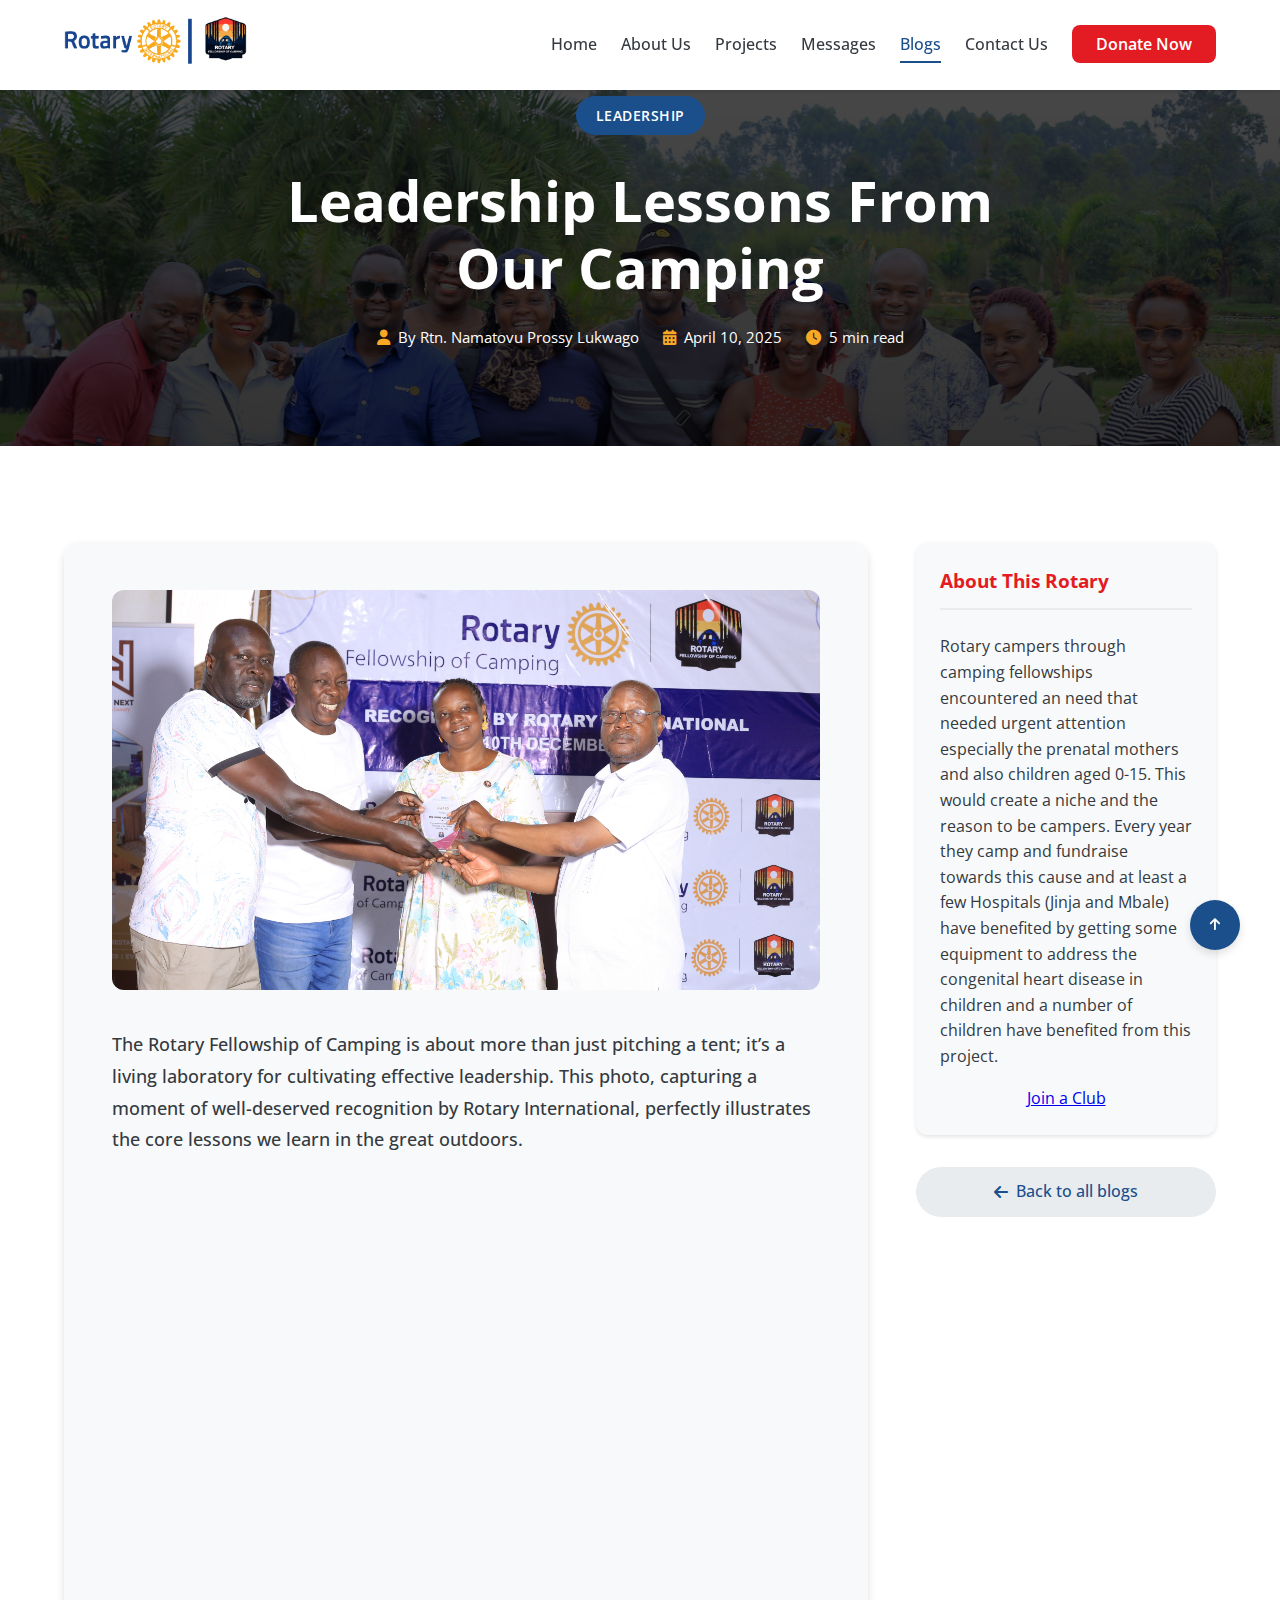
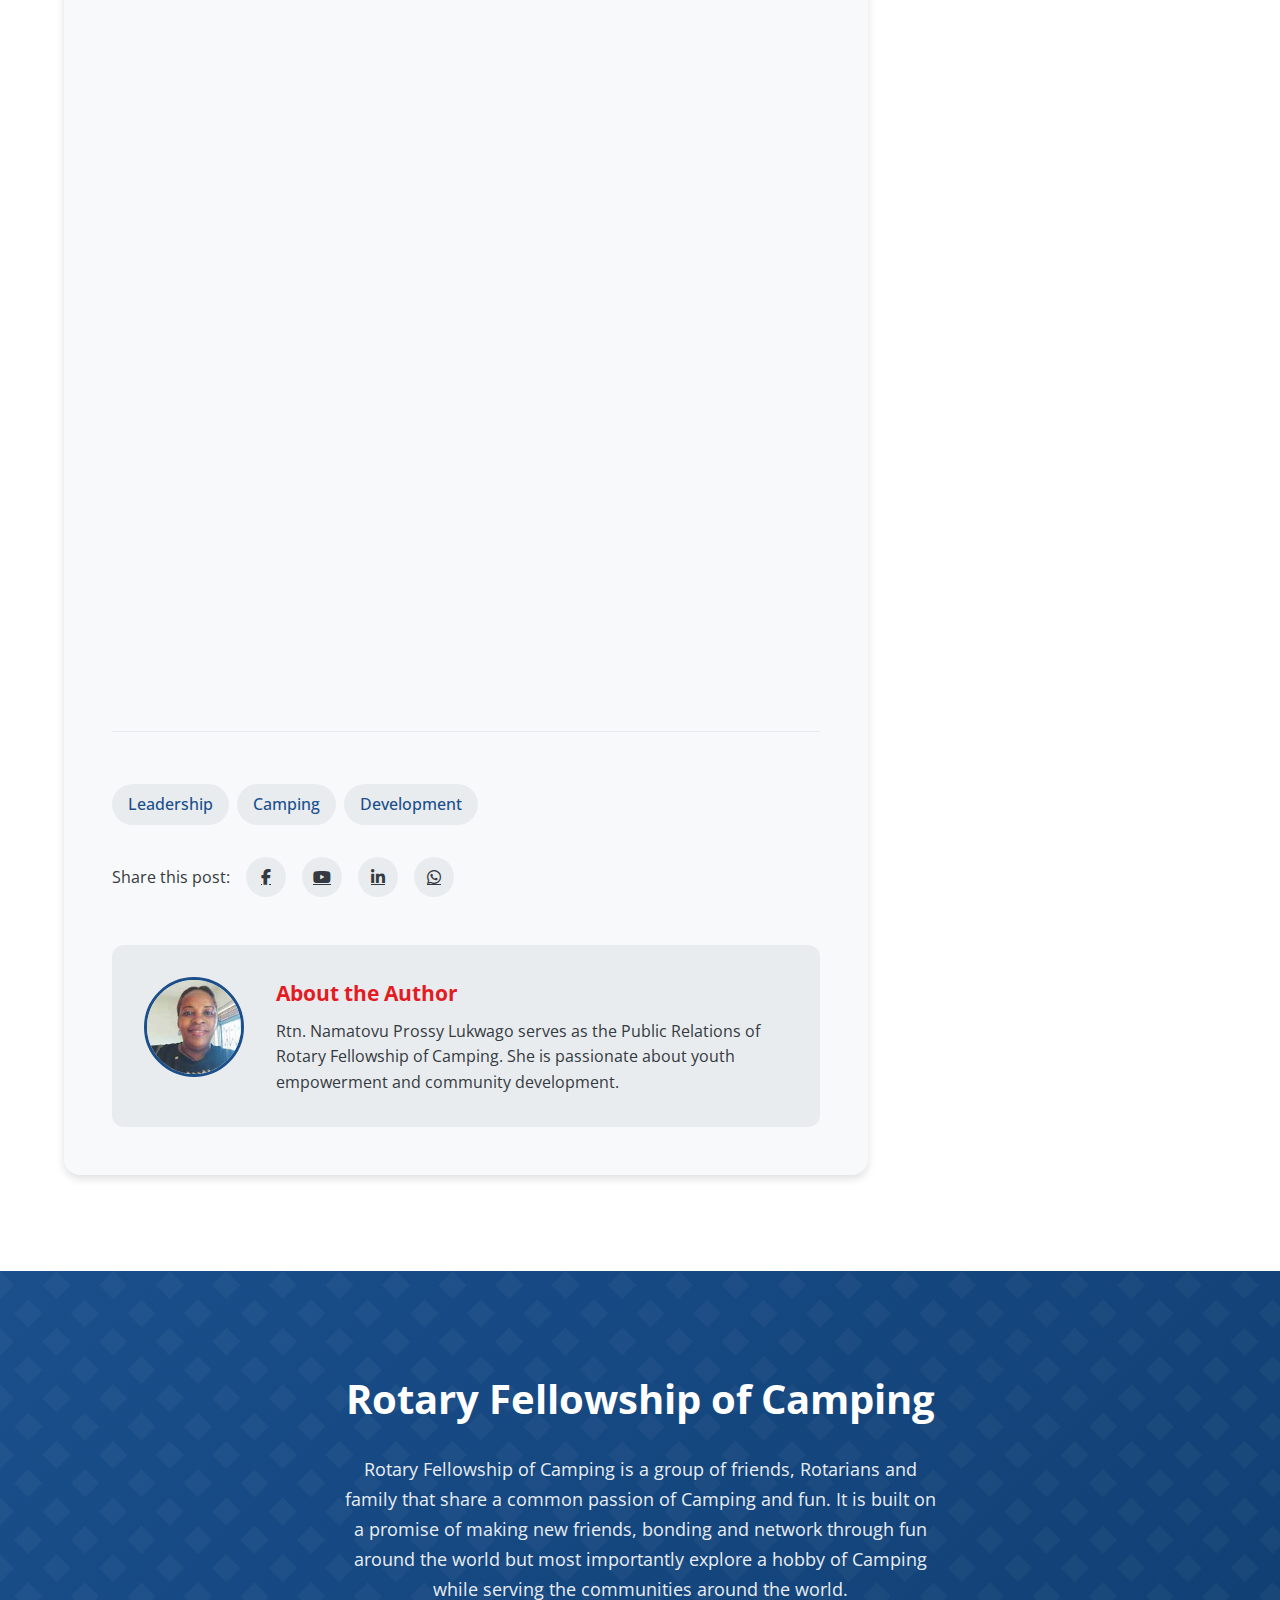
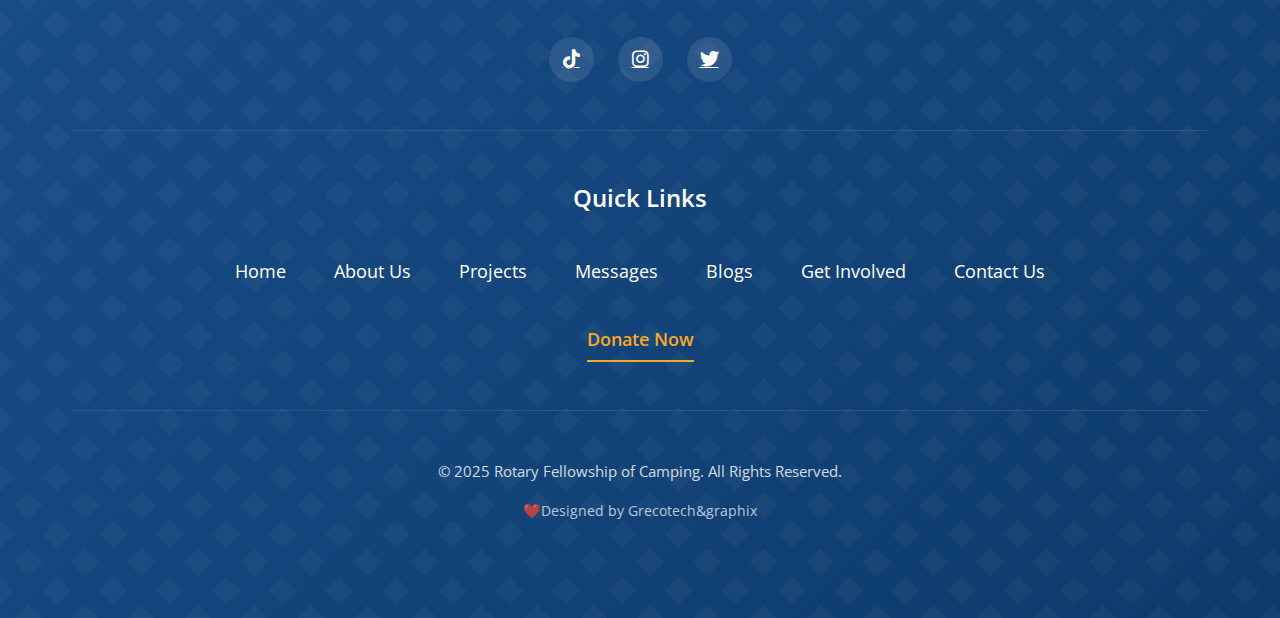
<file: blog-post-leadership.html>
<!DOCTYPE html>
<html lang="en">
<head>
    <meta charset="UTF-8">
    <meta name="viewport" content="width=device-width, initial-scale=1.0">
    <title>leadership</title>
    <link rel="stylesheet" href="https://cdnjs.cloudflare.com/ajax/libs/font-awesome/6.4.0/css/all.min.css">
    <link href="https://fonts.googleapis.com/css2?family=Open+Sans:wght@400;600;700&display=swap" rel="stylesheet">
    <style>
        :root {
            --primary: #1a4f8c;
            --primary-dark: #0d3a6b;
            --primary-light: #2d6bb5;
            --secondary: #e31b23;
            --accent: #f9a825;
            --white: #ffffff;
            --off-white: #f8f9fa;
            --light-gray: #e9ecef;
            --medium-gray: #6c757d;
            --dark-gray: #343a40;
            --black: #212529;
            --shadow-sm: 0 2px 4px rgba(0,0,0,0.1);
            --shadow-md: 0 4px 8px rgba(0,0,0,0.12);
            --shadow-lg: 0 8px 16px rgba(0,0,0,0.15);
            --shadow-primary: 0 4px 12px rgba(26, 79, 140, 0.3);
            --transition-fast: 0.2s ease;
            --transition-medium: 0.3s ease;
            --transition-slow: 0.5s ease;
            --radius-sm: 4px;
            --radius-md: 8px;
            --radius-lg: 12px;
            --radius-xl: 20px;
            --radius-round: 50%;
            --space-xs: 0.5rem;
            --space-sm: 1rem;
            --space-md: 1.5rem;
            --space-lg: 2.5rem;
            --space-xl: 4rem;
            --font-primary: 'Open Sans', sans-serif;
            --h1: 2.5rem;
            --h2: 2rem;
            --h3: 1.75rem;
            --h4: 1.5rem;
            --h5: 1.25rem;
            --h6: 1rem;
            --base-font-size: 1rem;
        }

        * {
            margin: 0;
            padding: 0;
            box-sizing: border-box;
        }

        body {
            font-family: var(--font-primary);
            font-size: var(--base-font-size);
            line-height: 1.6;
            color: var(--dark-gray);
            background-color: var(--white);
        }

        .container {
            width: 100%;
            max-width: 1200px;
            margin: 0 auto;
            padding: 0 var(--space-md);
        }

        /* Header Styles */
        .header {
            position: fixed;
            top: 0;
            left: 0;
            width: 100%;
            background-color: var(--white);
            box-shadow: var(--shadow-sm);
            z-index: 10000;
            transition: all var(--transition-medium);
        }

        .header-inner {
            display: flex;
            justify-content: space-between;
            align-items: center;
            padding: var(--space-sm) 0;
        }

        .logo img {
            height: 50px;
            width: auto;
            transition: all var(--transition-medium);
        }

        .mobile-menu-toggle {
            display: none;
            background: none;
            border: none;
            width: 40px;
            height: 40px;
            position: relative;
            cursor: pointer;
            z-index: 1001;
            padding: 0;
        }

        .mobile-menu-toggle .bar {
            display: block;
            width: 25px;
            height: 3px;
            background-color: var(--primary);
            margin: 5px auto;
            transition: all var(--transition-medium);
        }

        .mobile-menu-toggle.active .bar:nth-child(1) {
            transform: translateY(8px) rotate(45deg);
        }

        .mobile-menu-toggle.active .bar:nth-child(2) {
            opacity: 0;
        }

        .mobile-menu-toggle.active .bar:nth-child(3) {
            transform: translateY(-8px) rotate(-45deg);
        }

        .main-nav {
            display: flex;
            align-items: center;
        }

        .nav-list {
            display: flex;
            list-style: none;
            margin-right: var(--space-md);
        }

        .nav-list li {
            position: relative;
            margin-left: var(--space-md);
        }

        .nav-list a {
            color: var(--dark-gray);
            font-weight: 500;
            padding: var(--space-xs) 0;
            position: relative;
            text-decoration: none;
        }

        .nav-list a:after {
            content: '';
            position: absolute;
            bottom: 0;
            left: 0;
            width: 0;
            height: 2px;
            background-color: var(--primary);
            transition: width var(--transition-medium);
        }

        .nav-list a:hover:after,
        .nav-list a.active:after {
            width: 100%;
        }

        .nav-list a.active {
            color: var(--primary);
        }

        .nav-cta .button {
            padding: var(--space-xs) var(--space-md);
            background-color: var(--secondary);
            color: var(--white);
            border-radius: var(--radius-md);
            text-decoration: none;
            font-weight: 600;
            transition: all var(--transition-medium);
        }

        .nav-cta .button:hover {
            background-color: var(--primary);
            transform: translateY(-2px);
        }

        @media (max-width: 1000px) {
            .mobile-menu-toggle {
                display: block;
            }

            .main-nav {
                position: fixed;
                display: none;
                top: 0;
                left: 0;
                width: 100%;
                height: 100vh;
                background-color: var(--white);
                flex-direction: column;
                justify-content: center;
                align-items: center;
                transform: translateX(100%);
                transition: transform var(--transition-medium);
                z-index: 1000;
                padding: var(--space-xl);
            }

            .main-nav.active {
                display: flex;
                transform: translateX(0);
            }

            .nav-list {
                flex-direction: column;
                margin-right: 0;
                margin-bottom: var(--space-lg);
                text-align: center;
            }

            .nav-list li {
                margin: var(--space-sm) 0;
            }

            .nav-list a {
                font-size: var(--h5);
            }
        }

        /* Page Loader */
        .page-loader {
            position: fixed;
            top: 0;
            left: 0;
            width: 100%;
            height: 100%;
            background: linear-gradient(135deg, var(--primary), var(--primary-dark));
            display: flex;
            align-items: center;
            justify-content: center;
            z-index: 99999;
            opacity: 1;
            visibility: visible;
            transition: opacity 0.5s ease, visibility 0.5s ease;
        }

        .page-loader.hidden {
            opacity: 0;
            visibility: hidden;
        }

        .loader-content {
            text-align: center;
        }

        .spinner {
            width: 60px;
            height: 60px;
            border: 4px solid rgba(255, 255, 255, 0.2);
            border-top: 4px solid var(--white);
            border-right: 4px solid var(--white);
            border-radius: 50%;
            animation: spin 0.8s linear infinite;
            margin: 0 auto 1.5rem;
        }

        @keyframes spin {
            to {
                transform: rotate(360deg);
            }
        }

        .loader-text {
            color: var(--white);
            font-size: 1.1rem;
            font-weight: 600;
            letter-spacing: 1px;
        }

        .loader-text span {
            animation: fadeInOut 1.5s ease-in-out infinite;
        }

        .loader-text span:nth-child(2) {
            animation-delay: 0.2s;
        }

        .loader-text span:nth-child(3) {
            animation-delay: 0.4s;
        }

        @keyframes fadeInOut {
            0%, 100% {
                opacity: 0.3;
            }
            50% {
                opacity: 1;
            }
        }

        /* Blog Header */
        .blog-header {
            margin-center: 100px;
            background: linear-gradient(rgba(0, 0, 0, 0.7), rgba(0, 0, 0, 0.8)),
                url('IMG_0709.jpg') top/cover no-repeat;
            color: white;
            padding: 6rem 0 4rem;
            position: relative;
        }

        .header-content {
            max-width: 800px;
            margin: 0 auto;
            text-align: center;
            position: relative;
            z-index: 2;
        }

        .blog-title {
            font-size: clamp(2rem, 5vw, 3.5rem);
            font-weight: 700;
            margin-bottom: 1.5rem;
            line-height: 1.2;
            color: white;
        }

        .blog-meta {
            display: flex;
            justify-content: center;
            flex-wrap: wrap;
            gap: 1.5rem;
            margin-bottom: 2rem;
        }

        .meta-item {
            display: flex;
            align-items: center;
            font-size: 0.95rem;
        }

        .meta-item i {
            margin-right: 0.5rem;
            color: var(--accent);
        }

        .blog-category {
            display: inline-block;
            padding: 0.5rem 1.25rem;
            background: var(--primary);
            color: white;
            border-radius: 50px;
            font-size: 0.9rem;
            font-weight: 600;
            margin-bottom: 2rem;
            text-transform: uppercase;
            letter-spacing: 0.5px;
        }

        /* Main content layout */
        .blog-main {
            display: grid;
            grid-template-columns: 1fr 300px;
            gap: 3rem;
            padding: 6rem 0;
        }

        @media (max-width: 992px) {
            .blog-main {
                grid-template-columns: 1fr;
            }
        }

        /* Article content wrapper */
        .article-content {
            background: var(--off-white);
            border-radius: 16px;
            padding: 3rem;
            box-shadow: var(--shadow-md);
            width: 100%;
            margin: 0 auto;
        }

        .article-wrap>*:last-child {
            margin-bottom: 0 !important;
        }

        /* Intro paragraph */
        .article-intro {
            font-size: 1.1rem;
            line-height: 1.8;
            margin-bottom: 1.5rem;
            color: var(--dark-gray);
            font-weight: 500;
        }

        /* Regular paragraphs */
        .article-paragraph {
            font-size: 1.1rem;
            line-height: 1.8;
            margin-bottom: 1.5rem;
            color: var(--dark-gray);
        }

        /* Headings */
        .article-heading {
            margin: 2rem 0 1.5rem;
            color: var(--secondary);
            font-weight: 600;
        }

        h2.article-heading {
            font-size: 1.8rem;
            border-bottom: 2px solid var(--light-gray);
            padding-bottom: 0.5rem;
        }

        h3.article-heading {
            font-size: 1.5rem;
        }

        /* Lists */
        .article-list {
            margin: 1.5rem 0;
            padding-left: 2rem;
        }

        .article-list li {
            margin-bottom: 0.5rem;
        }

        /* Images */
        .article-image {
            width: 100%;
            height: 400px;
            object-fit: cover;
            border-radius: 12px;
            margin-bottom: 2rem;
        }

        /* Article footer */
        .article-footer {
            margin-top: 3rem;
            padding-top: 3.25rem;
            border-top: 1px solid var(--light-gray);
        }

        .tags {
            display: flex;
            flex-wrap: wrap;
            gap: 0.5rem;
            margin-bottom: 2rem;
        }

        .tag {
            display: inline-block;
            padding: 0.5rem 1rem;
            background: var(--light-gray);
            color: var(--primary);
            border-radius: 50px;
            font-size: 0.975rem;
            font-weight: 500;
            text-decoration: none;
            transition: all var(--transition-fast);
        }

        .tag:hover,
        .tag:focus {
            background: var(--primary);
            color: white;
            text-decoration: none;
        }

        .share-buttons {
            display: flex;
            gap: 1rem;
            margin-bottom: 2rem;
            justify-content: start;
            align-items: center;
        }

        .share-button {
            display: flex;
            align-items: center;
            justify-content: center;
            width: 40px;
            height: 40px;
            border-radius: 50%;
            background: var(--light-gray);
            color: var(--dark-gray);
            transition: all var(--transition-fast);
        }

        .share-button:hover,
        .share-button:focus {
            transform: translateY(-2px);
            box-shadow: var(--shadow-sm);
            text-decoration: none;
        }

        .share-button.facebook:hover,
        .share-button.facebook:focus {
            background: #3b5998;
            color: white;
        }

        .share-button.twitter:hover,
        .share-button.twitter:focus {
            background: #1da1f2;
            color: white;
        }

        .share-button.linkedin:hover,
        .share-button.linkedin:focus {
            background: #0077b5;
            color: white;
        }

        .share-button.whatsapp:hover,
        .share-button.whatsapp:focus {
            background: #25d366;
            color: white;
        }

        /* Author bio */
        .author-bio {
            display: flex;
            gap: 2rem;
            padding: 2rem;
            background: var(--light-gray);
            border-radius: 12px;
            margin-top: 3rem;
        }

        @media (max-width: 768px) {
            .author-bio {
                flex-direction: column;
                align-items: center;
                text-align: center;
            }
        }

        .author-avatar {
            width: 100px;
            height: 100px;
            aspect-ratio: 1;
            border-radius: 50%;
            object-fit: cover;
            border: 3px solid var(--primary);
        }

        .author-info h3 {
            font-size: 1.3rem;
            margin-bottom: 0.5rem;
            color: var(--secondary);
        }

        .author-info p {
            margin-bottom: 0;
        }

        .author-social {
            margin-top: 1rem;
            display: flex;
            gap: 1rem;
        }

        .author-social a {
            color: var(--medium-gray);
            transition: color var(--transition-fast);
        }

        .author-social a:hover,
        .author-social a:focus {
            color: var(--primary);
        }

        /* Sidebar */
        .blog-sidebar {
            display: flex;
            flex-direction: column;
            gap: 2rem;
        }

        @media (max-width: 992px) {
            .blog-sidebar {
                display: grid;
                grid-template-columns: repeat(2, 1fr);
                gap: 2rem;
            }
        }

        @media (max-width: 576px) {
            .blog-sidebar {
                grid-template-columns: 1fr;
            }
        }

        .sidebar-widget {
            background: var(--off-white);
            border-radius: 12px;
            padding: 1.5rem;
            box-shadow: var(--shadow-sm);
        }

        .widget-title {
            font-size: 1.2rem;
            margin-bottom: 1.5rem;
            padding-bottom: 0.75rem;
            border-bottom: 2px solid var(--light-gray);
            color: var(--secondary);
        }

        .back-to-blog {
            justify-content: center;
            text-align: center;
            width: 100%;
            display: inline-flex;
            align-items: center;
            gap: 0.5rem;
            padding: 0.75rem 1.5rem;
            background: var(--light-gray);
            color: var(--primary);
            border-radius: 50px;
            font-weight: 500;
            text-decoration: none;
            transition: all var(--transition-medium);
        }

        .back-to-blog:hover,
        .back-to-blog:focus {
            background: var(--primary);
            color: white;
            text-decoration: none;
            transform: translateY(-2px);
        }

        /* Footer */
        .footer {
            padding: 6rem 0;
            background: linear-gradient(135deg, var(--primary) 0%, var(--primary-dark) 100%);
            color: white;
            position: relative;
            overflow: hidden;
        }

        .footer::before {
            content: '';
            position: absolute;
            top: 0;
            left: 0;
            width: 200%;
            height: 200%;
            opacity: 0.7;
            background: url('[data-uri]');
            animation: scrollPattern 100s linear infinite;
        }

        @keyframes scrollPattern {
            0% {
                transform: translateY(0);
            }
            100% {
                transform: translateY(-50%);
            }
        }

        .footer-container {
            max-width: 1200px;
            margin: 0 auto;
            padding: 0 2rem;
            position: relative;
            z-index: 1;
        }

        .footer-brand {
            text-align: center;
            padding-bottom: 3rem;
            margin-bottom: 3rem;
            border-bottom: 1px solid rgba(255, 255, 255, 0.1);
        }

        .footer-logo {
            font-size: 2.5rem;
            font-weight: 700;
            margin-bottom: 1.5rem;
            color: white;
            display: inline-block;
            text-decoration: none;
            transition: all var(--transition-medium);
        }

        .footer-logo:hover {
            color: var(--accent) !important;
            transform: translateY(-3px);
            text-shadow: 0 5px 15px rgba(0, 0, 0, 0.2);
        }

        .footer-about {
            max-width: 600px;
            margin: 0 auto 2rem;
            font-size: 1.1rem;
            opacity: 0.9;
            line-height: 1.7;
        }

        .footer-social {
            display: flex;
            justify-content: center;
            flex-wrap: wrap;
            gap: 1.5rem;
            margin-top: 2rem;
        }

        .social-link {
            display: flex;
            align-items: center;
            justify-content: center;
            width: 45px;
            height: 45px;
            background: rgba(255, 255, 255, 0.1);
            border-radius: 50%;
            color: white;
            font-size: 1.2rem;
            transition: all var(--transition-medium);
        }

        .social-link:hover {
            background: var(--off-white);
            color: var(--primary);
            transform: translateY(-5px);
            box-shadow: var(--shadow-primary);
            text-decoration: none;
        }

        .footer-links {
            padding-bottom: 3rem;
            margin-bottom: 3rem;
            border-bottom: 1px solid rgba(255, 255, 255, 0.1);
        }

        .links-title {
            color: white !important;
            font-size: 1.5rem;
            font-weight: 600;
            margin-bottom: 2rem;
            text-align: center;
        }

        .links-grid {
            display: flex;
            flex-wrap: wrap;
            justify-content: center;
            gap: 1.5rem 3rem;
            max-width: 900px;
            margin: 0 auto;
        }

        .footer-link {
            color: white;
            text-decoration: none;
            font-size: 1.1rem;
            transition: all var(--transition-fast);
            position: relative;
            padding: 0.5rem 0;
        }

        .footer-link::after {
            content: '';
            position: absolute;
            bottom: 0;
            left: 0;
            width: 0;
            height: 2px;
            background: var(--accent);
            transition: width var(--transition-medium);
        }

        .footer-link:hover {
            color: var(--accent) !important;
            opacity: 0.9;
            text-decoration: none;
        }

        .footer-link:hover::after {
            width: 100%;
            background: var(--accent) !important;
        }

        .footer-link.active {
            color: var(--accent);
            font-weight: 600;
            text-decoration: none;
        }

        .footer-link.active::after {
            background: var(--accent);
            width: 100%;
        }

        .footer-bottom {
            text-align: center;
        }

        .copyright {
            margin-bottom: 1rem;
            font-size: 0.95rem;
            opacity: 0.8;
        }

        .designer {
            font-size: 0.9rem;
            opacity: 0.7;
            margin-bottom: 0;
        }

        .designer a {
            color: white;
            text-decoration: none;
            transition: all var(--transition-fast);
        }

        .designer a:hover {
            color: var(--accent);
            text-decoration: none;
        }

        @media (max-width: 768px) {
            .footer {
                padding: 4rem 0;
            }
            .footer-about {
                font-size: 1rem;
            }
            .links-grid {
                gap: 1rem 2rem;
            }
            .footer-link {
                font-size: 1rem;
            }
        }

        @media (max-width: 480px) {
            .footer-logo {
                font-size: 2rem;
            }
            .footer-social {
                gap: 1rem;
            }
            .social-link {
                width: 40px;
                height: 40px;
                font-size: 1rem;
            }
            .links-grid {
                gap: 1rem;
            }
        }

        .back-to-top {
            position: fixed;
            bottom: -50px;
            right: var(--space-lg);
            width: 50px;
            height: 50px;
            background-color: var(--primary);
            color: var(--white);
            border: none;
            border-radius: var(--radius-round);
            cursor: pointer;
            z-index: 99;
            transition: all var(--transition-medium);
            display: flex;
            align-items: center;
            justify-content: center;
            box-shadow: var(--shadow-md);
        }

        .back-to-top.show {
            bottom: var(--space-lg);
        }

        .back-to-top:hover {
            background-color: var(--primary-dark);
            transform: translateY(-3px);
        }
    </style>
</head>
<body>
    <!-- Page Loader -->
    <div class="page-loader" id="pageLoader">
        <div class="loader-content">
            <div class="spinner"></div>
            <div class="loader-text">
                <span>L</span><span>o</span><span>a</span><span>d</span><span>i</span><span>n</span><span>g</span>
            </div>
        </div>
    </div>

    <!-- Header -->
    <header class="header">
        <div class="container">
            <div class="header-inner">
                <div class="logo">
                    <a href="index.html" aria-label="Rotary Fellowship of Camping">
                        <img src="logo.png" alt="Rotary Fellowship of Camping Logo">
                    </a>
                </div>

                <button class="mobile-menu-toggle" aria-label="Toggle navigation menu" aria-expanded="false">
                    <span class="bar"></span>
                    <span class="bar"></span>
                    <span class="bar"></span>
                </button>

                <nav class="main-nav" aria-label="Main navigation">
                    <ul class="nav-list">
                        <li><a href="index.html">Home</a></li>
                        <li><a href="about.html">About Us</a></li>
                        <li><a href="projects.html">Projects</a></li>
                        <li><a href="messages.html">Messages</a></li>
                        <li><a href="blogs.html" class="active">Blogs</a></li>
                        <li><a href="contact-us.html">Contact Us</a></li>
                    </ul>

                    <div class="nav-cta">
                        <a href="donate.html" class="button">Donate Now</a>
                    </div>
                </nav>
            </div>
        </div>
    </header>

    <!-- Blog Header -->
    <header class="blog-header">
        <div class="container">
            <div class="header-content">
                <span class="blog-category">Leadership</span>
                <h1 class="blog-title">Leadership Lessons From Our Camping️</h1>
                <div class="blog-meta">
                    <div class="meta-item">
                        <i class="fas fa-user" aria-hidden="true"></i>
                        <span>By  Rtn. Namatovu Prossy Lukwago</span>
                    </div>
                    <div class="meta-item">
                        <i class="fas fa-calendar-alt" aria-hidden="true"></i>
                        <time datetime="2025-04-10">April 10, 2025</time>
                    </div>
                    <div class="meta-item">
                        <i class="fas fa-clock" aria-hidden="true"></i>
                        <span>5 min read</span>
                    </div>
                </div>
            </div>
        </div>
    </header>

    <!-- Main Content -->
    <main class="container">
        <div id="main-content" class="blog-main">
            <article class="article-content">
                <img src="lead.jpg" alt="Rotary District Conference" class="article-image" loading="lazy" />
                <div class="article-text">
                    <div class="article-wrap">
                        <p class="article-intro">
                            The Rotary Fellowship of Camping is about more than just pitching a tent; it’s a living laboratory for cultivating effective leadership. This photo, capturing a moment of well-deserved recognition by Rotary International, perfectly illustrates the core lessons we learn in the great outdoors.
                        </p>
                        <h2 class="article-heading">1. Vision and Planning (The Camp Setup)</h2>
                        <p class="article-paragraph">
                            Just as a successful camping trip requires meticulous planning—checking weather, securing supplies, and mapping the route—effective leadership starts with a clear vision. The founders and core members of the Fellowship (seen here being recognized) demonstrated the foresight needed to turn a simple idea into an internationally recognized group. They planned for growth, stability, and impact.
                        </p>
                        <h2 class="article-heading">2. Teamwork and Collaboration (Pitching the Tent)</h2>
                        <p class="article-paragraph">
                            Nobody sets up a campsite alone! The spirit of camping is inherently collaborative. Our fellowship teaches us that great leaders are also great teammates. You must trust the person holding the other pole, share the load, and communicate clearly. This recognition is a testament to the collective effort of every Rotarian and friend who has supported our mission.
                        </p>
     
                        <h2 class="article-heading">3. Resilience and Adaptability (The Unexpected Rain)</h2>
                        <p class="article-paragraph">
                          In camping, things rarely go exactly to plan—a storm blows in, a trail is closed, or a supply runs out. Leaders must be resilient and adaptable. They don't panic; they pivot. The success of the Rotary Fellowship of Camping has been its ability to overcome logistical challenges and continuously deliver impactful service projects, proving that a strong mission can weather any storm.
                        </p>
                      <h2 class="article-heading">4. Recognizing Contribution (The Award Moment)</h2>
                        <p class="article-paragraph">
                          Perhaps the most important lesson captured here is the power of recognition. Good leadership ensures that hard work and dedication do not go unnoticed. This award is not just for a few individuals; it’s a celebration of the commitment of our entire fellowship. It inspires us to set higher goals and continue our mission of Service Above Self.
                        </p>
                    </div>
                </div>
                <div class="article-footer">
                    <div class="tags">
                        <span class="tag">Leadership</span>
                        <span class="tag">Camping</span>
                        <span class="tag">Development</span>
                    </div>
                    <div class="share-buttons">
                        <div>Share this post:</div>
                        <a href="#" class="share-button facebook" aria-label="Share on Facebook">
                            <i class="fab fa-facebook-f"></i>
                        </a>
                        <a href="#" class="share-button twitter" aria-label="Share on Twitter">
                            <i class="fab fa-youtube"></i>
                        </a>
                        <a href="#" class="share-button linkedin" aria-label="Share on LinkedIn">
                            <i class="fab fa-linkedin-in"></i>
                        </a>
                        <a href="#" class="share-button whatsapp" aria-label="Share on WhatsApp">
                            <i class="fab fa-whatsapp"></i>
                        </a>
                    </div>
                </div>
                <div class="author-bio">
                    <img src="Prossy.jpg" alt="Namatovu Prossy Lukwago" class="author-avatar" loading="lazy" />
                    <div class="author-info">
                        <h3>About the Author</h3>
                        <p>
                            Rtn. Namatovu Prossy Lukwago serves as the Public Relations of Rotary Fellowship of Camping. She is passionate about youth empowerment and community development.
                        </p>
                          <!-- <div class="author-social">
                            <a href="https://x.com/rotary" target="_blank" rel="noopener" aria-label="Visit Twitter">
                                <i class="fab fa-youtube"></i>
                            </a>
                            <a href="https://linkedin.com/company/rotary" target="_blank" rel="noopener" aria-label="Visit LinkedIn">
                                <i class="fab fa-linkedin-in"></i>
                            </a>
                            <a href="https://rotary.org" target="_blank" rel="noopener" aria-label="Visit website">
                                <i class="fas fa-globe"></i>
                            </a>
                        </div> -->
                    </div>
                </div>
            </article>
            <aside class="blog-sidebar">
                <div class="sidebar-widget">
                    <h2 class="widget-title">About This Rotary</h2>
                    <p>
                         Rotary campers through camping fellowships encountered an need that needed urgent attention especially the prenatal mothers and also children aged 0-15. This would create a niche and the reason to be campers. Every year they camp and fundraise towards this cause and at least a few Hospitals (Jinja and Mbale) have benefited by getting some equipment to address the congenital heart disease in children and a number of children have benefited from this project.
                    </p>
                    <a href="contact-us.html" class="button" style="margin-top: 1rem; display: inline-block; width: 100%; text-align: center;">Join a Club</a>
                </div>
                <a href="blogs.html" class="back-to-blog">
                    <i class="fas fa-arrow-left"></i>
                    Back to all blogs
                </a>
            </aside>
        </div>
    </main>

        <!-- Footer -->
    <footer class="footer">
        <div class="footer-container">
            <div class="footer-brand">
                <a href="index.html" class="footer-logo">Rotary Fellowship of Camping</a>
              <p class="footer-about">
                    Rotary Fellowship of Camping is a group of friends, Rotarians and family that share a common passion of Camping and fun. It is built on a promise of making new friends, bonding and network through fun around the world but most importantly explore a hobby of Camping while serving the communities around the world.
                </p>

                <div class="footer-social">
                    <a href="https://www.tiktok.com/@rotary.camping.ug?_t=ZM-90xGYxHomuS&_r=1" class="social-link" aria-label="tiktok" target="_blank" rel="noopener">
                        <i class="fa-brands fa-tiktok"></i>
                    </a>
                    <a href="https://www.instagram.com/rotary_camping_ug?igsh=MXNtMnFkempmbWRsNQ%3D%3D&utm_source=qr" class="social-link" aria-label="instagram" target="_blank" rel="noopener">
                        <i class="fab fa-instagram"></i>
                    </a>
                    <a href="https://x.com/rotarycamps?t=OSZ0Hr019cbHH3SxdEqxLQ&s=09" class="social-link" aria-label="x" target="_blank" rel="noopener">
                        <i class="fab fa-twitter"></i>
                    </a>
                </div>
            </div>
            <div class="footer-links">
                <h3 class="links-title">Quick Links</h3>
                <div class="links-grid">
                    <a href="index.html" class="footer-link">Home</a>
                    <a href="about.html" class="footer-link">About Us</a>
                    <a href="projects.html" class="footer-link">Projects</a>
                    <a href="messages.html" class="footer-link">Messages</a>
                    <a href="blogs.html" class="footer-link">Blogs</a>
                    <a href="contact-us.html" class="footer-link">Get Involved</a>
                    <a href="contact-us.html" class="footer-link">Contact Us</a>
                    <a href="donate.html" class="footer-link active">Donate Now</a>
                </div>
            </div>

            <div class="footer-bottom">
                <p class="copyright">&copy; 2025 Rotary Fellowship of Camping. All Rights Reserved.</p>
                <p class="designer">❤️Designed by <a href="https://grecotechgraphix.com/" target="_blank" rel="noopener">Grecotech&graphix</a></p>
            </div>
        </div>
    </footer>
    <button class="back-to-top" aria-label="Back to top">
        <i class="fas fa-arrow-up"></i>
    </button>

    <script>
        document.addEventListener('DOMContentLoaded', () => {
            // Page Loader - Show loader on page load and hide when all resources are loaded
            const pageLoader = document.getElementById('pageLoader');
            
            function hideLoader() {
                if (pageLoader) {
                    pageLoader.classList.add('hidden');
                    setTimeout(() => {
                        pageLoader.style.display = 'none';
                    }, 500);
                }
            }

            // Hide loader when all images and resources are loaded
            window.addEventListener('load', hideLoader);
            
            // Also hide loader after 2 seconds as a fallback
            setTimeout(hideLoader, 2000);

            // Mobile menu toggle
            const mobileMenuToggle = document.querySelector('.mobile-menu-toggle');
            const mainNav = document.querySelector('.main-nav');

            mobileMenuToggle.addEventListener('click', function() {
                const isExpanded = this.getAttribute('aria-expanded') === 'true';
                this.setAttribute('aria-expanded', !isExpanded);
                mainNav.classList.toggle('active');
                this.classList.toggle('active');
            });

            // Back to top button
            const backToTop = document.querySelector('.back-to-top');
            window.addEventListener('scroll', () => {
                if (window.pageYOffset > 300) {
                    backToTop.classList.add('show');
                } else {
                    backToTop.classList.remove('show');
                }
            });

            backToTop.addEventListener('click', () => {
                window.scrollTo({
                    top: 0,
                    behavior: 'smooth'
                });
            });

            // Share buttons functionality
            const shareButtons = document.querySelectorAll('.share-button');

            shareButtons.forEach(button => {
                button.addEventListener('click', function(e) {
                    e.preventDefault();
                    const type = this.classList.contains('facebook') ? 'facebook' :
                        this.classList.contains('twitter') ? 'twitter' :
                        this.classList.contains('linkedin') ? 'linkedin' : 'whatsapp';

                    const url = encodeURIComponent(window.location.href);
                    const title = encodeURIComponent(document.title);
                    let shareUrl;

                    switch (type) {
                        case 'facebook':
                            shareUrl = `https://www.facebook.com/sharer/sharer.php?u=${url}`;
                            break;
                        case 'twitter':
                            shareUrl = `https://twitter.com/intent/tweet?url=${url}&text=${title}`;
                            break;
                        case 'linkedin':
                            shareUrl = `https://www.linkedin.com/shareArticle?mini=true&url=${url}&title=${title}`;
                            break;
                        case 'whatsapp':
                            shareUrl = `https://wa.me/?text=${title}%20${url}`;
                            break;
                    }

                    window.open(shareUrl, '_blank', 'width=600,height=400');
                });
            });

            // Animate elements on scroll
            const articleElements = document.querySelectorAll('.article-heading, .article-paragraph, .article-list');
            const observer = new IntersectionObserver((entries) => {
                entries.forEach(entry => {
                    if (entry.isIntersecting) {
                        entry.target.style.opacity = '1';
                        entry.target.style.transform = 'translateY(0)';
                    }
                });
            }, {
                threshold: 0.1
            });

            articleElements.forEach(element => {
                element.style.opacity = '0';
                element.style.transform = 'translateY(20px)';
                element.style.transition = 'opacity 0.5s ease, transform 0.5s ease';
                observer.observe(element);
            });
        });
    </script>
</body>
</html>
</file>
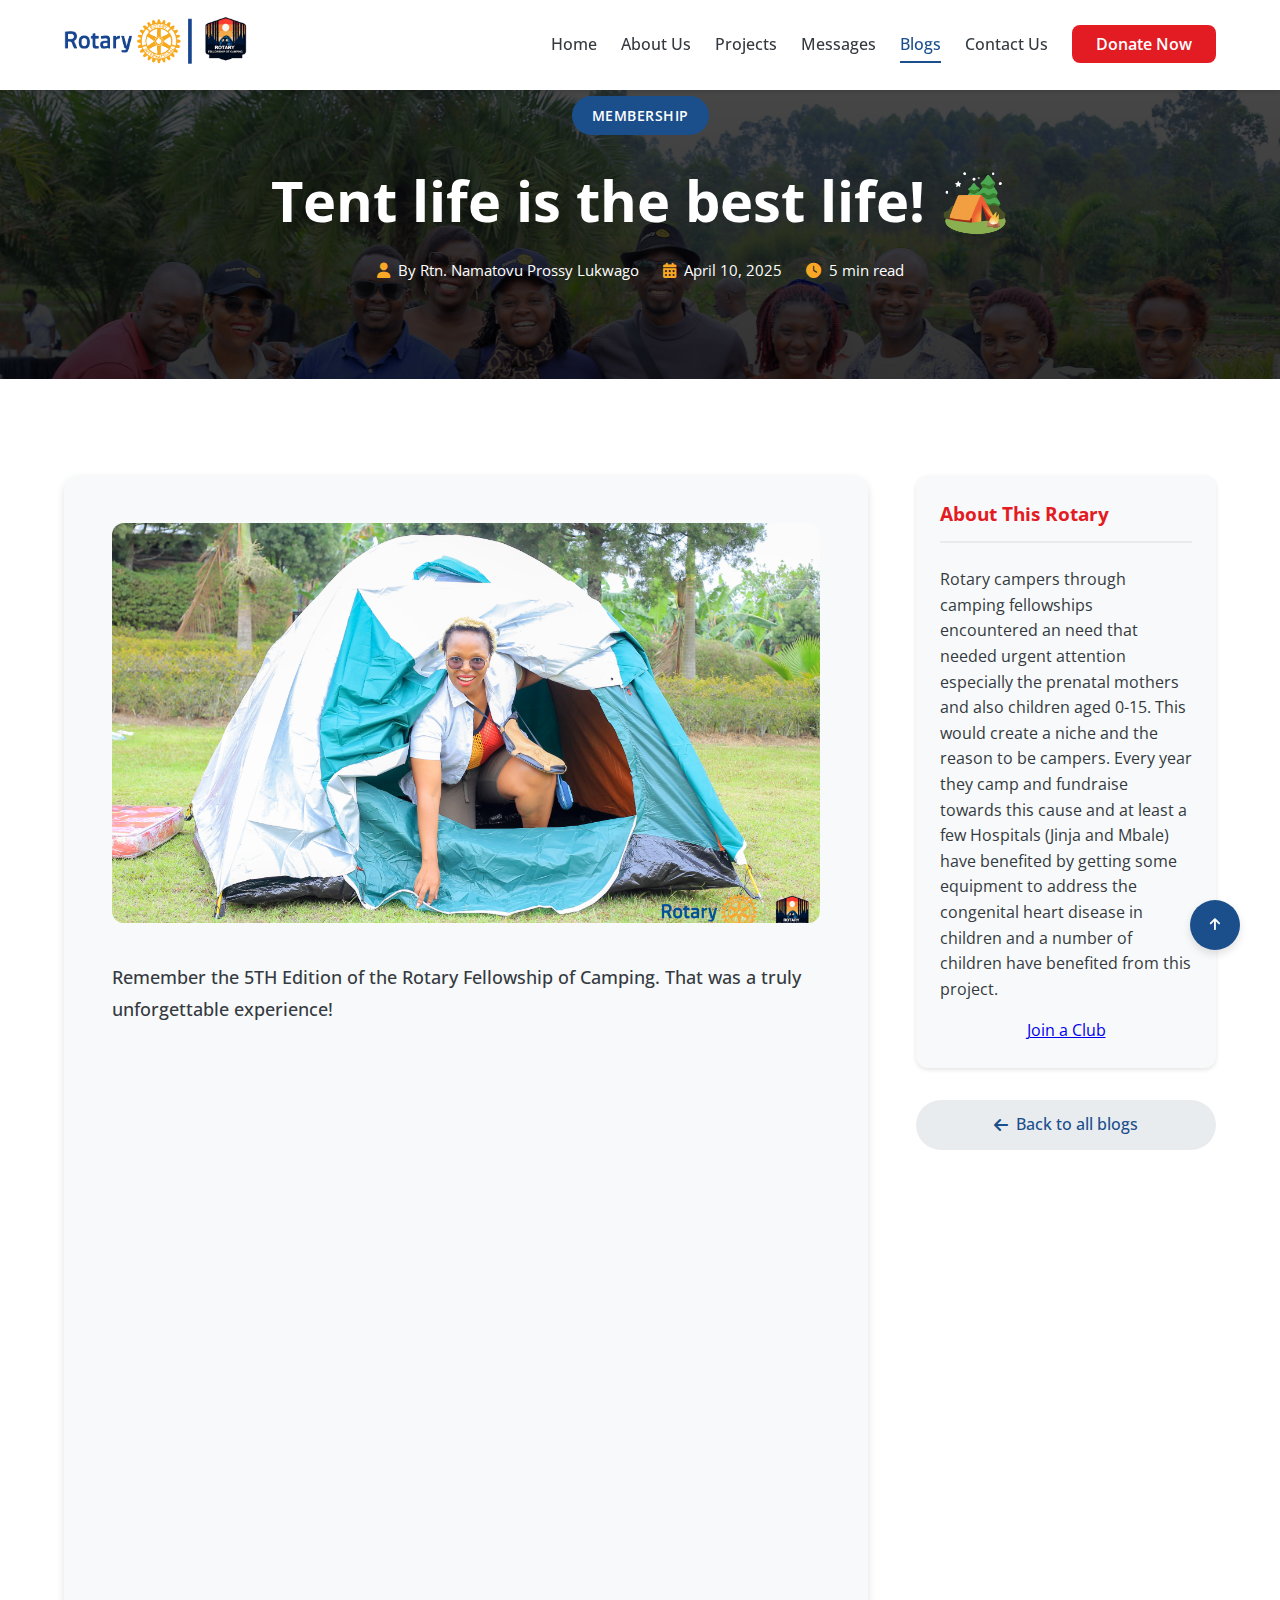
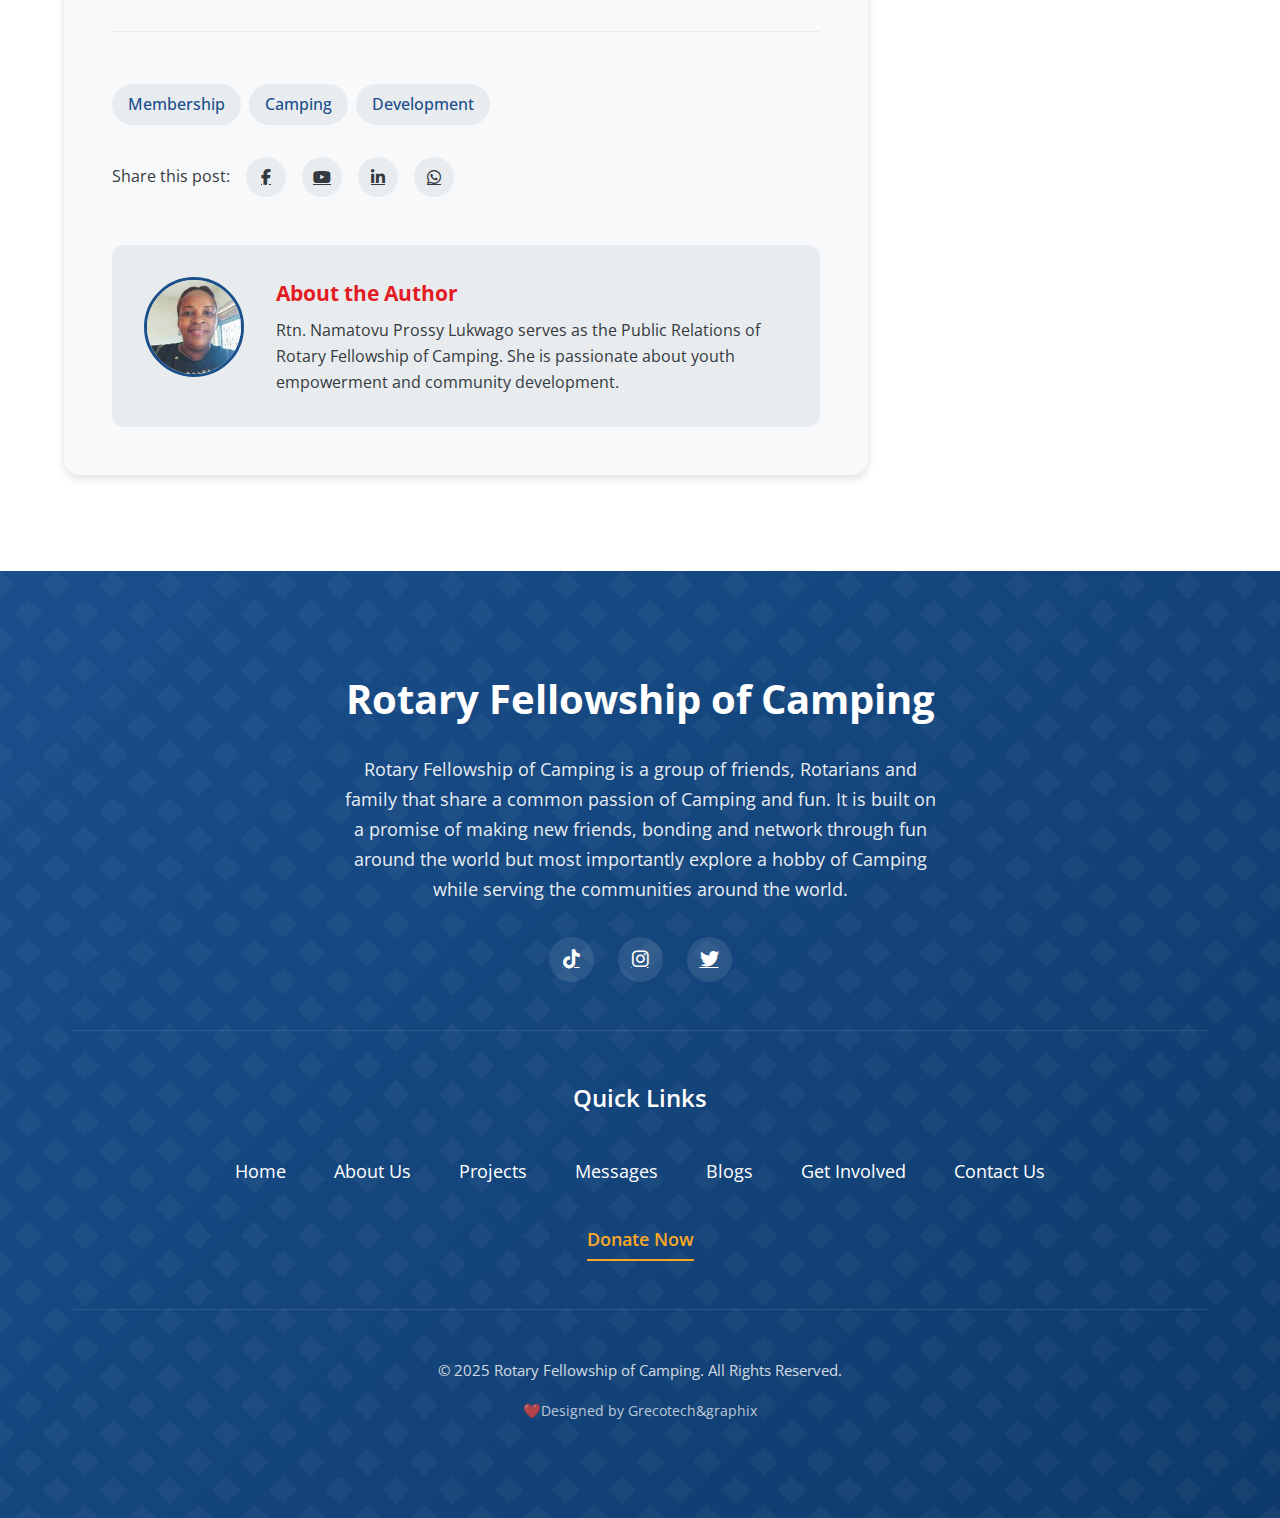
<file: blog-post-mem.html>
<!DOCTYPE html>
<html lang="en">
<head>
    <meta charset="UTF-8">
    <meta name="viewport" content="width=device-width, initial-scale=1.0">
    <title>5 Member Stories</title>
    <link rel="stylesheet" href="https://cdnjs.cloudflare.com/ajax/libs/font-awesome/6.4.0/css/all.min.css">
    <link href="https://fonts.googleapis.com/css2?family=Open+Sans:wght@400;600;700&display=swap" rel="stylesheet">
    <style>
        :root {
            --primary: #1a4f8c;
            --primary-dark: #0d3a6b;
            --primary-light: #2d6bb5;
            --secondary: #e31b23;
            --accent: #f9a825;
            --white: #ffffff;
            --off-white: #f8f9fa;
            --light-gray: #e9ecef;
            --medium-gray: #6c757d;
            --dark-gray: #343a40;
            --black: #212529;
            --shadow-sm: 0 2px 4px rgba(0,0,0,0.1);
            --shadow-md: 0 4px 8px rgba(0,0,0,0.12);
            --shadow-lg: 0 8px 16px rgba(0,0,0,0.15);
            --shadow-primary: 0 4px 12px rgba(26, 79, 140, 0.3);
            --transition-fast: 0.2s ease;
            --transition-medium: 0.3s ease;
            --transition-slow: 0.5s ease;
            --radius-sm: 4px;
            --radius-md: 8px;
            --radius-lg: 12px;
            --radius-xl: 20px;
            --radius-round: 50%;
            --space-xs: 0.5rem;
            --space-sm: 1rem;
            --space-md: 1.5rem;
            --space-lg: 2.5rem;
            --space-xl: 4rem;
            --font-primary: 'Open Sans', sans-serif;
            --h1: 2.5rem;
            --h2: 2rem;
            --h3: 1.75rem;
            --h4: 1.5rem;
            --h5: 1.25rem;
            --h6: 1rem;
            --base-font-size: 1rem;
        }

        * {
            margin: 0;
            padding: 0;
            box-sizing: border-box;
        }

        body {
            font-family: var(--font-primary);
            font-size: var(--base-font-size);
            line-height: 1.6;
            color: var(--dark-gray);
            background-color: var(--white);
        }

        .container {
            width: 100%;
            max-width: 1200px;
            margin: 0 auto;
            padding: 0 var(--space-md);
        }

        /* Header Styles */
        .header {
            position: fixed;
            top: 0;
            left: 0;
            width: 100%;
            background-color: var(--white);
            box-shadow: var(--shadow-sm);
            z-index: 10000;
            transition: all var(--transition-medium);
        }

        .header-inner {
            display: flex;
            justify-content: space-between;
            align-items: center;
            padding: var(--space-sm) 0;
        }

        .logo img {
            height: 50px;
            width: auto;
            transition: all var(--transition-medium);
        }

        .mobile-menu-toggle {
            display: none;
            background: none;
            border: none;
            width: 40px;
            height: 40px;
            position: relative;
            cursor: pointer;
            z-index: 1001;
            padding: 0;
        }

        .mobile-menu-toggle .bar {
            display: block;
            width: 25px;
            height: 3px;
            background-color: var(--primary);
            margin: 5px auto;
            transition: all var(--transition-medium);
        }

        .mobile-menu-toggle.active .bar:nth-child(1) {
            transform: translateY(8px) rotate(45deg);
        }

        .mobile-menu-toggle.active .bar:nth-child(2) {
            opacity: 0;
        }

        .mobile-menu-toggle.active .bar:nth-child(3) {
            transform: translateY(-8px) rotate(-45deg);
        }

        .main-nav {
            display: flex;
            align-items: center;
        }

        .nav-list {
            display: flex;
            list-style: none;
            margin-right: var(--space-md);
        }

        .nav-list li {
            position: relative;
            margin-left: var(--space-md);
        }

        .nav-list a {
            color: var(--dark-gray);
            font-weight: 500;
            padding: var(--space-xs) 0;
            position: relative;
            text-decoration: none;
        }

        .nav-list a:after {
            content: '';
            position: absolute;
            bottom: 0;
            left: 0;
            width: 0;
            height: 2px;
            background-color: var(--primary);
            transition: width var(--transition-medium);
        }

        .nav-list a:hover:after,
        .nav-list a.active:after {
            width: 100%;
        }

        .nav-list a.active {
            color: var(--primary);
        }

        .nav-cta .button {
            padding: var(--space-xs) var(--space-md);
            background-color: var(--secondary);
            color: var(--white);
            border-radius: var(--radius-md);
            text-decoration: none;
            font-weight: 600;
            transition: all var(--transition-medium);
        }

        .nav-cta .button:hover {
            background-color: var(--primary);
            transform: translateY(-2px);
        }

        @media (max-width: 1000px) {
            .mobile-menu-toggle {
                display: block;
            }

            .main-nav {
                position: fixed;
                display: none;
                top: 0;
                left: 0;
                width: 100%;
                height: 100vh;
                background-color: var(--white);
                flex-direction: column;
                justify-content: center;
                align-items: center;
                transform: translateX(100%);
                transition: transform var(--transition-medium);
                z-index: 1000;
                padding: var(--space-xl);
            }

            .main-nav.active {
                display: flex;
                transform: translateX(0);
            }

            .nav-list {
                flex-direction: column;
                margin-right: 0;
                margin-bottom: var(--space-lg);
                text-align: center;
            }

            .nav-list li {
                margin: var(--space-sm) 0;
            }

            .nav-list a {
                font-size: var(--h5);
            }
        }

        /* Page Loader */
        .page-loader {
            position: fixed;
            top: 0;
            left: 0;
            width: 100%;
            height: 100%;
            background: linear-gradient(135deg, var(--primary), var(--primary-dark));
            display: flex;
            align-items: center;
            justify-content: center;
            z-index: 99999;
            opacity: 1;
            visibility: visible;
            transition: opacity 0.5s ease, visibility 0.5s ease;
        }

        .page-loader.hidden {
            opacity: 0;
            visibility: hidden;
        }

        .loader-content {
            text-align: center;
        }

        .spinner {
            width: 60px;
            height: 60px;
            border: 4px solid rgba(255, 255, 255, 0.2);
            border-top: 4px solid var(--white);
            border-right: 4px solid var(--white);
            border-radius: 50%;
            animation: spin 0.8s linear infinite;
            margin: 0 auto 1.5rem;
        }

        @keyframes spin {
            to {
                transform: rotate(360deg);
            }
        }

        .loader-text {
            color: var(--white);
            font-size: 1.1rem;
            font-weight: 600;
            letter-spacing: 1px;
        }

        .loader-text span {
            animation: fadeInOut 1.5s ease-in-out infinite;
        }

        .loader-text span:nth-child(2) {
            animation-delay: 0.2s;
        }

        .loader-text span:nth-child(3) {
            animation-delay: 0.4s;
        }

        @keyframes fadeInOut {
            0%, 100% {
                opacity: 0.3;
            }
            50% {
                opacity: 1;
            }
        }

        /* Blog Header */
        .blog-header {
            margin-center: 100px;
            background: linear-gradient(rgba(0, 0, 0, 0.7), rgba(0, 0, 0, 0.8)),
                url('IMG_0709.jpg') top/cover no-repeat;
            color: white;
            padding: 6rem 0 4rem;
            position: relative;
        }

        .header-content {
            max-width: 800px;
            margin: 0 auto;
            text-align: center;
            position: relative;
            z-index: 2;
        }

        .blog-title {
            font-size: clamp(2rem, 5vw, 3.5rem);
            font-weight: 700;
            margin-bottom: 1.5rem;
            line-height: 1.2;
            color: white;
        }

        .blog-meta {
            display: flex;
            justify-content: center;
            flex-wrap: wrap;
            gap: 1.5rem;
            margin-bottom: 2rem;
        }

        .meta-item {
            display: flex;
            align-items: center;
            font-size: 0.95rem;
        }

        .meta-item i {
            margin-right: 0.5rem;
            color: var(--accent);
        }

        .blog-category {
            display: inline-block;
            padding: 0.5rem 1.25rem;
            background: var(--primary);
            color: white;
            border-radius: 50px;
            font-size: 0.9rem;
            font-weight: 600;
            margin-bottom: 2rem;
            text-transform: uppercase;
            letter-spacing: 0.5px;
        }

        /* Main content layout */
        .blog-main {
            display: grid;
            grid-template-columns: 1fr 300px;
            gap: 3rem;
            padding: 6rem 0;
        }

        @media (max-width: 992px) {
            .blog-main {
                grid-template-columns: 1fr;
            }
        }

        /* Article content wrapper */
        .article-content {
            background: var(--off-white);
            border-radius: 16px;
            padding: 3rem;
            box-shadow: var(--shadow-md);
            width: 100%;
            margin: 0 auto;
        }

        .article-wrap>*:last-child {
            margin-bottom: 0 !important;
        }

        /* Intro paragraph */
        .article-intro {
            font-size: 1.1rem;
            line-height: 1.8;
            margin-bottom: 1.5rem;
            color: var(--dark-gray);
            font-weight: 500;
        }

        /* Regular paragraphs */
        .article-paragraph {
            font-size: 1.1rem;
            line-height: 1.8;
            margin-bottom: 1.5rem;
            color: var(--dark-gray);
        }

        /* Headings */
        .article-heading {
            margin: 2rem 0 1.5rem;
            color: var(--secondary);
            font-weight: 600;
        }

        h2.article-heading {
            font-size: 1.8rem;
            border-bottom: 2px solid var(--light-gray);
            padding-bottom: 0.5rem;
        }

        h3.article-heading {
            font-size: 1.5rem;
        }

        /* Lists */
        .article-list {
            margin: 1.5rem 0;
            padding-left: 2rem;
        }

        .article-list li {
            margin-bottom: 0.5rem;
        }

        /* Images */
        .article-image {
            width: 100%;
            height: 400px;
            object-fit: cover;
            border-radius: 12px;
            margin-bottom: 2rem;
        }

        /* Article footer */
        .article-footer {
            margin-top: 3rem;
            padding-top: 3.25rem;
            border-top: 1px solid var(--light-gray);
        }

        .tags {
            display: flex;
            flex-wrap: wrap;
            gap: 0.5rem;
            margin-bottom: 2rem;
        }

        .tag {
            display: inline-block;
            padding: 0.5rem 1rem;
            background: var(--light-gray);
            color: var(--primary);
            border-radius: 50px;
            font-size: 0.975rem;
            font-weight: 500;
            text-decoration: none;
            transition: all var(--transition-fast);
        }

        .tag:hover,
        .tag:focus {
            background: var(--primary);
            color: white;
            text-decoration: none;
        }

        .share-buttons {
            display: flex;
            gap: 1rem;
            margin-bottom: 2rem;
            justify-content: start;
            align-items: center;
        }

        .share-button {
            display: flex;
            align-items: center;
            justify-content: center;
            width: 40px;
            height: 40px;
            border-radius: 50%;
            background: var(--light-gray);
            color: var(--dark-gray);
            transition: all var(--transition-fast);
        }

        .share-button:hover,
        .share-button:focus {
            transform: translateY(-2px);
            box-shadow: var(--shadow-sm);
            text-decoration: none;
        }

        .share-button.facebook:hover,
        .share-button.facebook:focus {
            background: #3b5998;
            color: white;
        }

        .share-button.twitter:hover,
        .share-button.twitter:focus {
            background: #1da1f2;
            color: white;
        }

        .share-button.linkedin:hover,
        .share-button.linkedin:focus {
            background: #0077b5;
            color: white;
        }

        .share-button.whatsapp:hover,
        .share-button.whatsapp:focus {
            background: #25d366;
            color: white;
        }

        /* Author bio */
        .author-bio {
            display: flex;
            gap: 2rem;
            padding: 2rem;
            background: var(--light-gray);
            border-radius: 12px;
            margin-top: 3rem;
        }

        @media (max-width: 768px) {
            .author-bio {
                flex-direction: column;
                align-items: center;
                text-align: center;
            }
        }

        .author-avatar {
            width: 100px;
            height: 100px;
            aspect-ratio: 1;
            border-radius: 50%;
            object-fit: cover;
            border: 3px solid var(--primary);
        }

        .author-info h3 {
            font-size: 1.3rem;
            margin-bottom: 0.5rem;
            color: var(--secondary);
        }

        .author-info p {
            margin-bottom: 0;
        }

        .author-social {
            margin-top: 1rem;
            display: flex;
            gap: 1rem;
        }

        .author-social a {
            color: var(--medium-gray);
            transition: color var(--transition-fast);
        }

        .author-social a:hover,
        .author-social a:focus {
            color: var(--primary);
        }

        /* Sidebar */
        .blog-sidebar {
            display: flex;
            flex-direction: column;
            gap: 2rem;
        }

        @media (max-width: 992px) {
            .blog-sidebar {
                display: grid;
                grid-template-columns: repeat(2, 1fr);
                gap: 2rem;
            }
        }

        @media (max-width: 576px) {
            .blog-sidebar {
                grid-template-columns: 1fr;
            }
        }

        .sidebar-widget {
            background: var(--off-white);
            border-radius: 12px;
            padding: 1.5rem;
            box-shadow: var(--shadow-sm);
        }

        .widget-title {
            font-size: 1.2rem;
            margin-bottom: 1.5rem;
            padding-bottom: 0.75rem;
            border-bottom: 2px solid var(--light-gray);
            color: var(--secondary);
        }

        .back-to-blog {
            justify-content: center;
            text-align: center;
            width: 100%;
            display: inline-flex;
            align-items: center;
            gap: 0.5rem;
            padding: 0.75rem 1.5rem;
            background: var(--light-gray);
            color: var(--primary);
            border-radius: 50px;
            font-weight: 500;
            text-decoration: none;
            transition: all var(--transition-medium);
        }

        .back-to-blog:hover,
        .back-to-blog:focus {
            background: var(--primary);
            color: white;
            text-decoration: none;
            transform: translateY(-2px);
        }

        /* Footer */
        .footer {
            padding: 6rem 0;
            background: linear-gradient(135deg, var(--primary) 0%, var(--primary-dark) 100%);
            color: white;
            position: relative;
            overflow: hidden;
        }

        .footer::before {
            content: '';
            position: absolute;
            top: 0;
            left: 0;
            width: 200%;
            height: 200%;
            opacity: 0.7;
            background: url('[data-uri]');
            animation: scrollPattern 100s linear infinite;
        }

        @keyframes scrollPattern {
            0% {
                transform: translateY(0);
            }
            100% {
                transform: translateY(-50%);
            }
        }

        .footer-container {
            max-width: 1200px;
            margin: 0 auto;
            padding: 0 2rem;
            position: relative;
            z-index: 1;
        }

        .footer-brand {
            text-align: center;
            padding-bottom: 3rem;
            margin-bottom: 3rem;
            border-bottom: 1px solid rgba(255, 255, 255, 0.1);
        }

        .footer-logo {
            font-size: 2.5rem;
            font-weight: 700;
            margin-bottom: 1.5rem;
            color: white;
            display: inline-block;
            text-decoration: none;
            transition: all var(--transition-medium);
        }

        .footer-logo:hover {
            color: var(--accent) !important;
            transform: translateY(-3px);
            text-shadow: 0 5px 15px rgba(0, 0, 0, 0.2);
        }

        .footer-about {
            max-width: 600px;
            margin: 0 auto 2rem;
            font-size: 1.1rem;
            opacity: 0.9;
            line-height: 1.7;
        }

        .footer-social {
            display: flex;
            justify-content: center;
            flex-wrap: wrap;
            gap: 1.5rem;
            margin-top: 2rem;
        }

        .social-link {
            display: flex;
            align-items: center;
            justify-content: center;
            width: 45px;
            height: 45px;
            background: rgba(255, 255, 255, 0.1);
            border-radius: 50%;
            color: white;
            font-size: 1.2rem;
            transition: all var(--transition-medium);
        }

        .social-link:hover {
            background: var(--off-white);
            color: var(--primary);
            transform: translateY(-5px);
            box-shadow: var(--shadow-primary);
            text-decoration: none;
        }

        .footer-links {
            padding-bottom: 3rem;
            margin-bottom: 3rem;
            border-bottom: 1px solid rgba(255, 255, 255, 0.1);
        }

        .links-title {
            color: white !important;
            font-size: 1.5rem;
            font-weight: 600;
            margin-bottom: 2rem;
            text-align: center;
        }

        .links-grid {
            display: flex;
            flex-wrap: wrap;
            justify-content: center;
            gap: 1.5rem 3rem;
            max-width: 900px;
            margin: 0 auto;
        }

        .footer-link {
            color: white;
            text-decoration: none;
            font-size: 1.1rem;
            transition: all var(--transition-fast);
            position: relative;
            padding: 0.5rem 0;
        }

        .footer-link::after {
            content: '';
            position: absolute;
            bottom: 0;
            left: 0;
            width: 0;
            height: 2px;
            background: var(--accent);
            transition: width var(--transition-medium);
        }

        .footer-link:hover {
            color: var(--accent) !important;
            opacity: 0.9;
            text-decoration: none;
        }

        .footer-link:hover::after {
            width: 100%;
            background: var(--accent) !important;
        }

        .footer-link.active {
            color: var(--accent);
            font-weight: 600;
            text-decoration: none;
        }

        .footer-link.active::after {
            background: var(--accent);
            width: 100%;
        }

        .footer-bottom {
            text-align: center;
        }

        .copyright {
            margin-bottom: 1rem;
            font-size: 0.95rem;
            opacity: 0.8;
        }

        .designer {
            font-size: 0.9rem;
            opacity: 0.7;
            margin-bottom: 0;
        }

        .designer a {
            color: white;
            text-decoration: none;
            transition: all var(--transition-fast);
        }

        .designer a:hover {
            color: var(--accent);
            text-decoration: none;
        }

        @media (max-width: 768px) {
            .footer {
                padding: 4rem 0;
            }
            .footer-about {
                font-size: 1rem;
            }
            .links-grid {
                gap: 1rem 2rem;
            }
            .footer-link {
                font-size: 1rem;
            }
        }

        @media (max-width: 480px) {
            .footer-logo {
                font-size: 2rem;
            }
            .footer-social {
                gap: 1rem;
            }
            .social-link {
                width: 40px;
                height: 40px;
                font-size: 1rem;
            }
            .links-grid {
                gap: 1rem;
            }
        }

        .back-to-top {
            position: fixed;
            bottom: -50px;
            right: var(--space-lg);
            width: 50px;
            height: 50px;
            background-color: var(--primary);
            color: var(--white);
            border: none;
            border-radius: var(--radius-round);
            cursor: pointer;
            z-index: 99;
            transition: all var(--transition-medium);
            display: flex;
            align-items: center;
            justify-content: center;
            box-shadow: var(--shadow-md);
        }

        .back-to-top.show {
            bottom: var(--space-lg);
        }

        .back-to-top:hover {
            background-color: var(--primary-dark);
            transform: translateY(-3px);
        }
    </style>
</head>
<body>
    <!-- Page Loader -->
    <div class="page-loader" id="pageLoader">
        <div class="loader-content">
            <div class="spinner"></div>
            <div class="loader-text">
                <span>L</span><span>o</span><span>a</span><span>d</span><span>i</span><span>n</span><span>g</span>
            </div>
        </div>
    </div>

    <!-- Header -->
    <header class="header">
        <div class="container">
            <div class="header-inner">
                <div class="logo">
                    <a href="index.html" aria-label="Rotary Fellowship of Camping">
                        <img src="logo.png" alt="Rotary Fellowship of Camping Logo">
                    </a>
                </div>

                <button class="mobile-menu-toggle" aria-label="Toggle navigation menu" aria-expanded="false">
                    <span class="bar"></span>
                    <span class="bar"></span>
                    <span class="bar"></span>
                </button>

                <nav class="main-nav" aria-label="Main navigation">
                    <ul class="nav-list">
                        <li><a href="index.html">Home</a></li>
                        <li><a href="about.html">About Us</a></li>
                        <li><a href="projects.html">Projects</a></li>
                        <li><a href="messages.html">Messages</a></li>
                        <li><a href="blogs.html" class="active">Blogs</a></li>
                        <li><a href="contact-us.html">Contact Us</a></li>
                    </ul>

                    <div class="nav-cta">
                        <a href="donate.html" class="button">Donate Now</a>
                    </div>
                </nav>
            </div>
        </div>
    </header>

    <!-- Blog Header -->
    <header class="blog-header">
        <div class="container">
            <div class="header-content">
                <span class="blog-category">Membership</span>
                <h1 class="blog-title">Tent life is the best life! 🏕️</h1>
                <div class="blog-meta">
                    <div class="meta-item">
                        <i class="fas fa-user" aria-hidden="true"></i>
                        <span>By  Rtn. Namatovu Prossy Lukwago</span>
                    </div>
                    <div class="meta-item">
                        <i class="fas fa-calendar-alt" aria-hidden="true"></i>
                        <time datetime="2025-04-10">April 10, 2025</time>
                    </div>
                    <div class="meta-item">
                        <i class="fas fa-clock" aria-hidden="true"></i>
                        <span>5 min read</span>
                    </div>
                </div>
            </div>
        </div>
    </header>

    <!-- Main Content -->
    <main class="container">
        <div id="main-content" class="blog-main">
            <article class="article-content">
                <img src="IMG_0779.jpg" alt="Rotary District Conference" class="article-image" loading="lazy" />
                <div class="article-text">
                    <div class="article-wrap">
                        <p class="article-intro">
                            Remember the 5TH Edition of the Rotary Fellowship of Camping. That was a truly unforgettable experience!
                        </p>
                        <h2 class="article-heading">Camping</h2>
                        <p class="article-paragraph">
                            This picture perfectly captures the spirit of Rotarians and friends getting into the Camp Life—ready to unpack more than just our bags! Beyond the stunning scenery and the great fellowship around the bonfire, this event was a major fundraiser aimed at supporting crucial cardiovascular projects in Districts.
                        </p>
                        <h2 class="article-heading">Adventure</h2>
                        <p class="article-paragraph">
                            We came together for adventure, but stayed focused on Service Above Self. A massive thank you to everyone who pitched a tent and contributed to a great cause!
                        </p>
     
                        <h2 class="article-heading">Next time:</h2>
                        <p class="article-paragraph">
                          Ready for the next edition? Let's make an even bigger impact!
                        </p>
                     
                    </div>
                </div>
                <div class="article-footer">
                    <div class="tags">
                        <span class="tag">Membership</span>
                        <span class="tag">Camping</span>
                        <span class="tag">Development</span>
                    </div>
                    <div class="share-buttons">
                        <div>Share this post:</div>
                        <a href="#" class="share-button facebook" aria-label="Share on Facebook">
                            <i class="fab fa-facebook-f"></i>
                        </a>
                        <a href="#" class="share-button twitter" aria-label="Share on Twitter">
                            <i class="fab fa-youtube"></i>
                        </a>
                        <a href="#" class="share-button linkedin" aria-label="Share on LinkedIn">
                            <i class="fab fa-linkedin-in"></i>
                        </a>
                        <a href="#" class="share-button whatsapp" aria-label="Share on WhatsApp">
                            <i class="fab fa-whatsapp"></i>
                        </a>
                    </div>
                </div>
                <div class="author-bio">
                    <img src="Prossy.jpg" alt="Namatovu Prossy Lukwago" class="author-avatar" loading="lazy" />
                    <div class="author-info">
                        <h3>About the Author</h3>
                        <p>
                            Rtn. Namatovu Prossy Lukwago serves as the Public Relations of Rotary Fellowship of Camping. She is passionate about youth empowerment and community development.
                        </p>
                          <!-- <div class="author-social">
                            <a href="https://x.com/rotary" target="_blank" rel="noopener" aria-label="Visit Twitter">
                                <i class="fab fa-youtube"></i>
                            </a>
                            <a href="https://linkedin.com/company/rotary" target="_blank" rel="noopener" aria-label="Visit LinkedIn">
                                <i class="fab fa-linkedin-in"></i>
                            </a>
                            <a href="https://rotary.org" target="_blank" rel="noopener" aria-label="Visit website">
                                <i class="fas fa-globe"></i>
                            </a>
                        </div> -->
                    </div>
                </div>
            </article>
            <aside class="blog-sidebar">
                <div class="sidebar-widget">
                    <h2 class="widget-title">About This Rotary</h2>
                    <p>
                         Rotary campers through camping fellowships encountered an need that needed urgent attention especially the prenatal mothers and also children aged 0-15. This would create a niche and the reason to be campers. Every year they camp and fundraise towards this cause and at least a few Hospitals (Jinja and Mbale) have benefited by getting some equipment to address the congenital heart disease in children and a number of children have benefited from this project.
                    </p>
                    <a href="contact-us.html" class="button" style="margin-top: 1rem; display: inline-block; width: 100%; text-align: center;">Join a Club</a>
                </div>
                <a href="blogs.html" class="back-to-blog">
                    <i class="fas fa-arrow-left"></i>
                    Back to all blogs
                </a>
            </aside>
        </div>
    </main>

        <!-- Footer -->
    <footer class="footer">
        <div class="footer-container">
            <div class="footer-brand">
                <a href="index.html" class="footer-logo">Rotary Fellowship of Camping</a>
                <p class="footer-about">
                    Rotary Fellowship of Camping is a group of friends, Rotarians and family that share a common passion of Camping and fun. It is built on a promise of making new friends, bonding and network through fun around the world but most importantly explore a hobby of Camping while serving the communities around the world.
                </p>

                <div class="footer-social">
                    <a href="https://www.tiktok.com/@rotary.camping.ug?_t=ZM-90xGYxHomuS&_r=1" class="social-link" aria-label="tiktok" target="_blank" rel="noopener">
                        <i class="fa-brands fa-tiktok"></i>
                    </a>
                    <a href="https://www.instagram.com/rotary_camping_ug?igsh=MXNtMnFkempmbWRsNQ%3D%3D&utm_source=qr" class="social-link" aria-label="instagram" target="_blank" rel="noopener">
                        <i class="fab fa-instagram"></i>
                    </a>
                    <a href="https://x.com/rotarycamps?t=OSZ0Hr019cbHH3SxdEqxLQ&s=09" class="social-link" aria-label="x" target="_blank" rel="noopener">
                        <i class="fab fa-twitter"></i>
                    </a>
                </div>
            </div>
            <div class="footer-links">
                <h3 class="links-title">Quick Links</h3>
                <div class="links-grid">
                    <a href="index.html" class="footer-link">Home</a>
                    <a href="about.html" class="footer-link">About Us</a>
                    <a href="projects.html" class="footer-link">Projects</a>
                    <a href="messages.html" class="footer-link">Messages</a>
                    <a href="blogs.html" class="footer-link">Blogs</a>
                    <a href="contact-us.html" class="footer-link">Get Involved</a>
                    <a href="contact-us.html" class="footer-link">Contact Us</a>
                    <a href="donate.html" class="footer-link active">Donate Now</a>
                </div>
            </div>

            <div class="footer-bottom">
                <p class="copyright">&copy; 2025 Rotary Fellowship of Camping. All Rights Reserved.</p>
                <p class="designer">❤️Designed by <a href="https://grecotechgraphix.com/" target="_blank" rel="noopener">Grecotech&graphix</a></p>
            </div>
        </div>
    </footer>
    <button class="back-to-top" aria-label="Back to top">
        <i class="fas fa-arrow-up"></i>
    </button>

    <script>
        document.addEventListener('DOMContentLoaded', () => {
            // Page Loader - Show loader on page load and hide when all resources are loaded
            const pageLoader = document.getElementById('pageLoader');
            
            function hideLoader() {
                if (pageLoader) {
                    pageLoader.classList.add('hidden');
                    setTimeout(() => {
                        pageLoader.style.display = 'none';
                    }, 500);
                }
            }

            // Hide loader when all images and resources are loaded
            window.addEventListener('load', hideLoader);
            
            // Also hide loader after 2 seconds as a fallback
            setTimeout(hideLoader, 2000);

            // Mobile menu toggle
            const mobileMenuToggle = document.querySelector('.mobile-menu-toggle');
            const mainNav = document.querySelector('.main-nav');

            mobileMenuToggle.addEventListener('click', function() {
                const isExpanded = this.getAttribute('aria-expanded') === 'true';
                this.setAttribute('aria-expanded', !isExpanded);
                mainNav.classList.toggle('active');
                this.classList.toggle('active');
            });

            // Back to top button
            const backToTop = document.querySelector('.back-to-top');
            window.addEventListener('scroll', () => {
                if (window.pageYOffset > 300) {
                    backToTop.classList.add('show');
                } else {
                    backToTop.classList.remove('show');
                }
            });

            backToTop.addEventListener('click', () => {
                window.scrollTo({
                    top: 0,
                    behavior: 'smooth'
                });
            });

            // Share buttons functionality
            const shareButtons = document.querySelectorAll('.share-button');

            shareButtons.forEach(button => {
                button.addEventListener('click', function(e) {
                    e.preventDefault();
                    const type = this.classList.contains('facebook') ? 'facebook' :
                        this.classList.contains('twitter') ? 'twitter' :
                        this.classList.contains('linkedin') ? 'linkedin' : 'whatsapp';

                    const url = encodeURIComponent(window.location.href);
                    const title = encodeURIComponent(document.title);
                    let shareUrl;

                    switch (type) {
                        case 'facebook':
                            shareUrl = `https://www.facebook.com/sharer/sharer.php?u=${url}`;
                            break;
                        case 'twitter':
                            shareUrl = `https://twitter.com/intent/tweet?url=${url}&text=${title}`;
                            break;
                        case 'linkedin':
                            shareUrl = `https://www.linkedin.com/shareArticle?mini=true&url=${url}&title=${title}`;
                            break;
                        case 'whatsapp':
                            shareUrl = `https://wa.me/?text=${title}%20${url}`;
                            break;
                    }

                    window.open(shareUrl, '_blank', 'width=600,height=400');
                });
            });

            // Animate elements on scroll
            const articleElements = document.querySelectorAll('.article-heading, .article-paragraph, .article-list');
            const observer = new IntersectionObserver((entries) => {
                entries.forEach(entry => {
                    if (entry.isIntersecting) {
                        entry.target.style.opacity = '1';
                        entry.target.style.transform = 'translateY(0)';
                    }
                });
            }, {
                threshold: 0.1
            });

            articleElements.forEach(element => {
                element.style.opacity = '0';
                element.style.transform = 'translateY(20px)';
                element.style.transition = 'opacity 0.5s ease, transform 0.5s ease';
                observer.observe(element);
            });
        });
    </script>
</body>
</html>
</file>
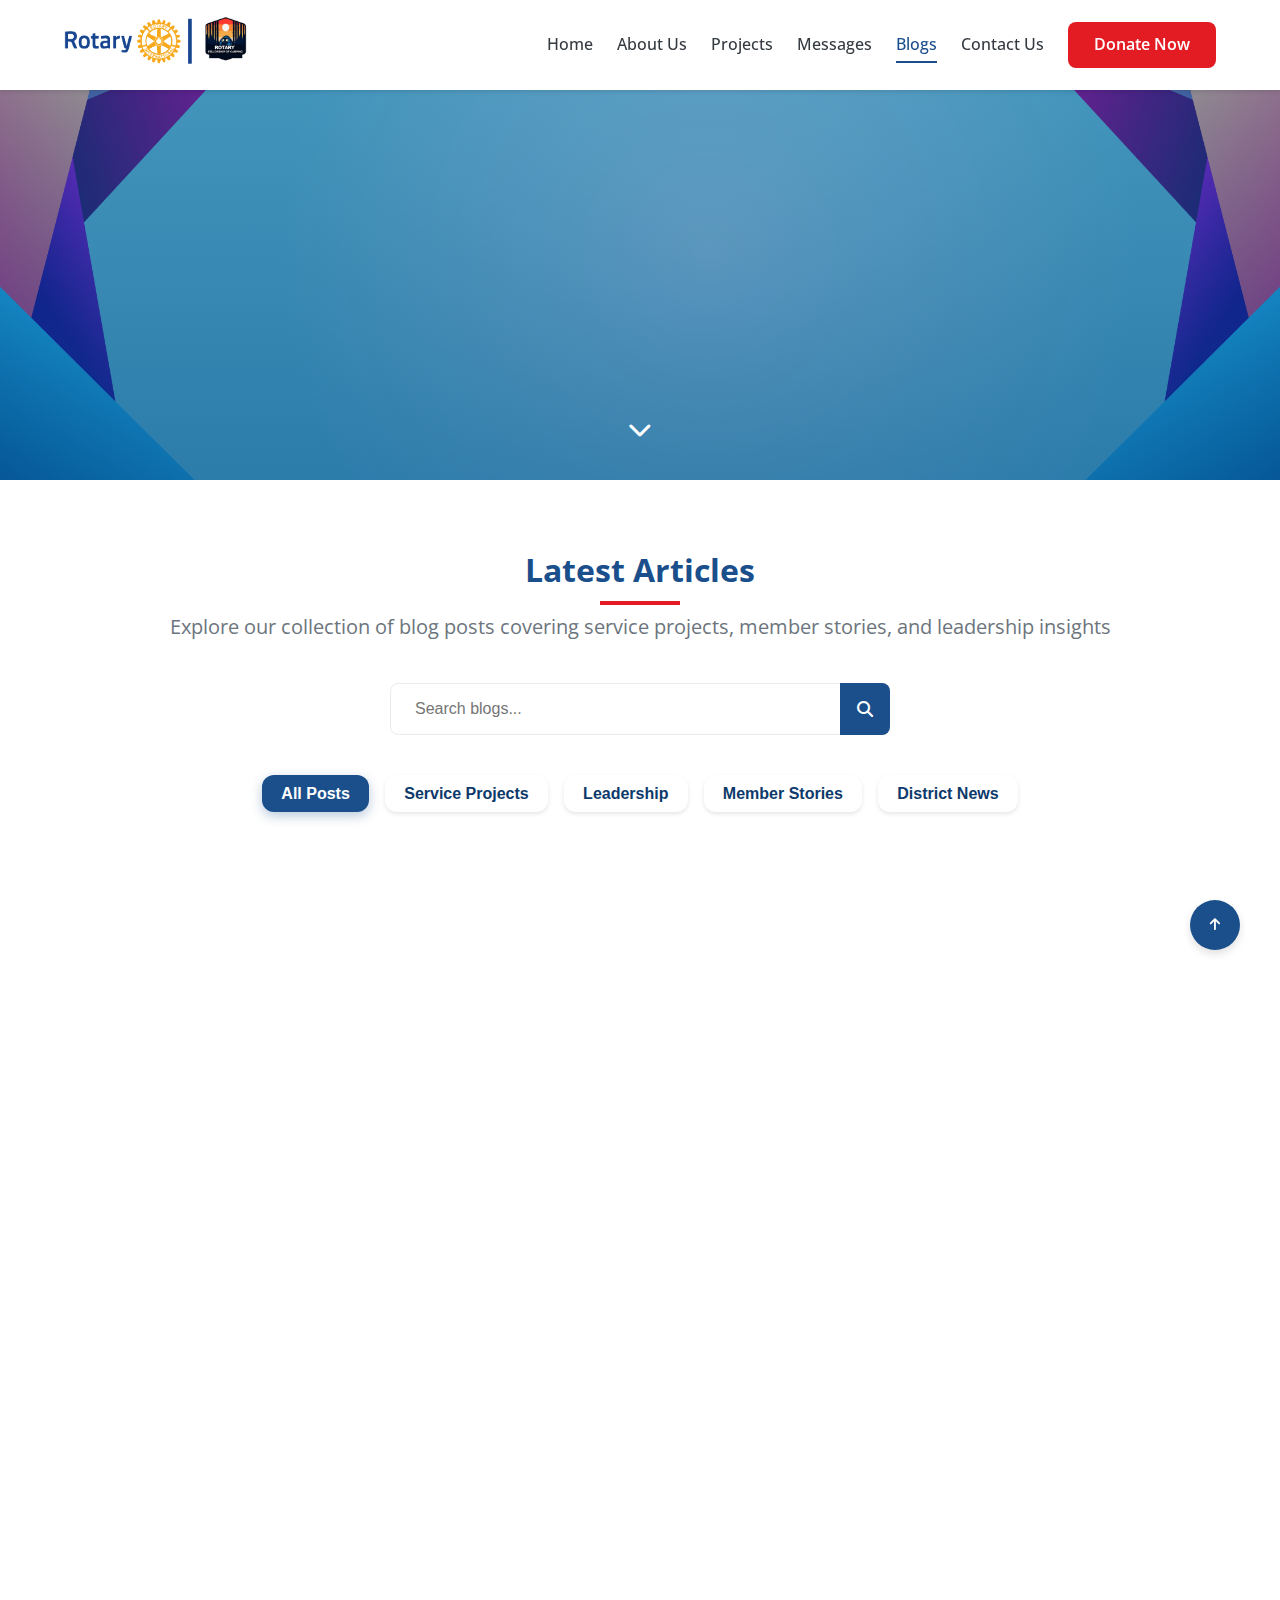
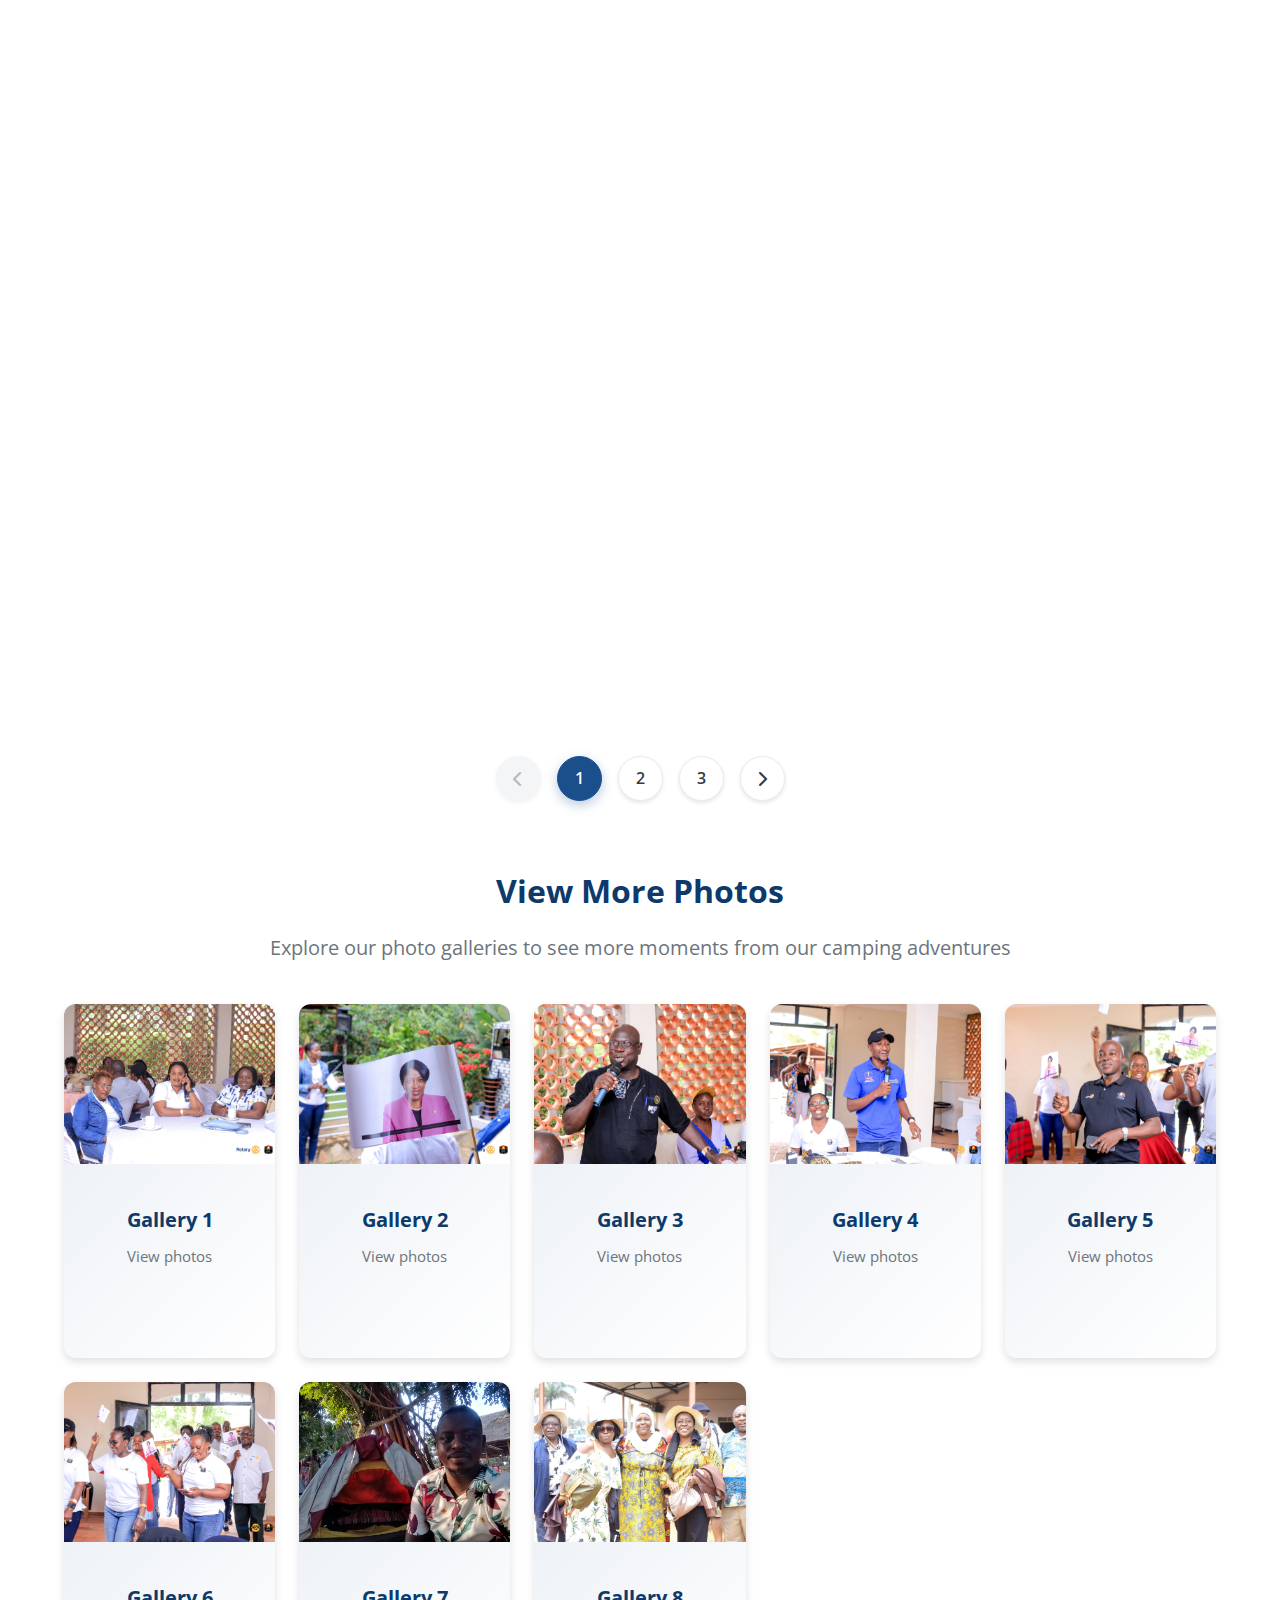
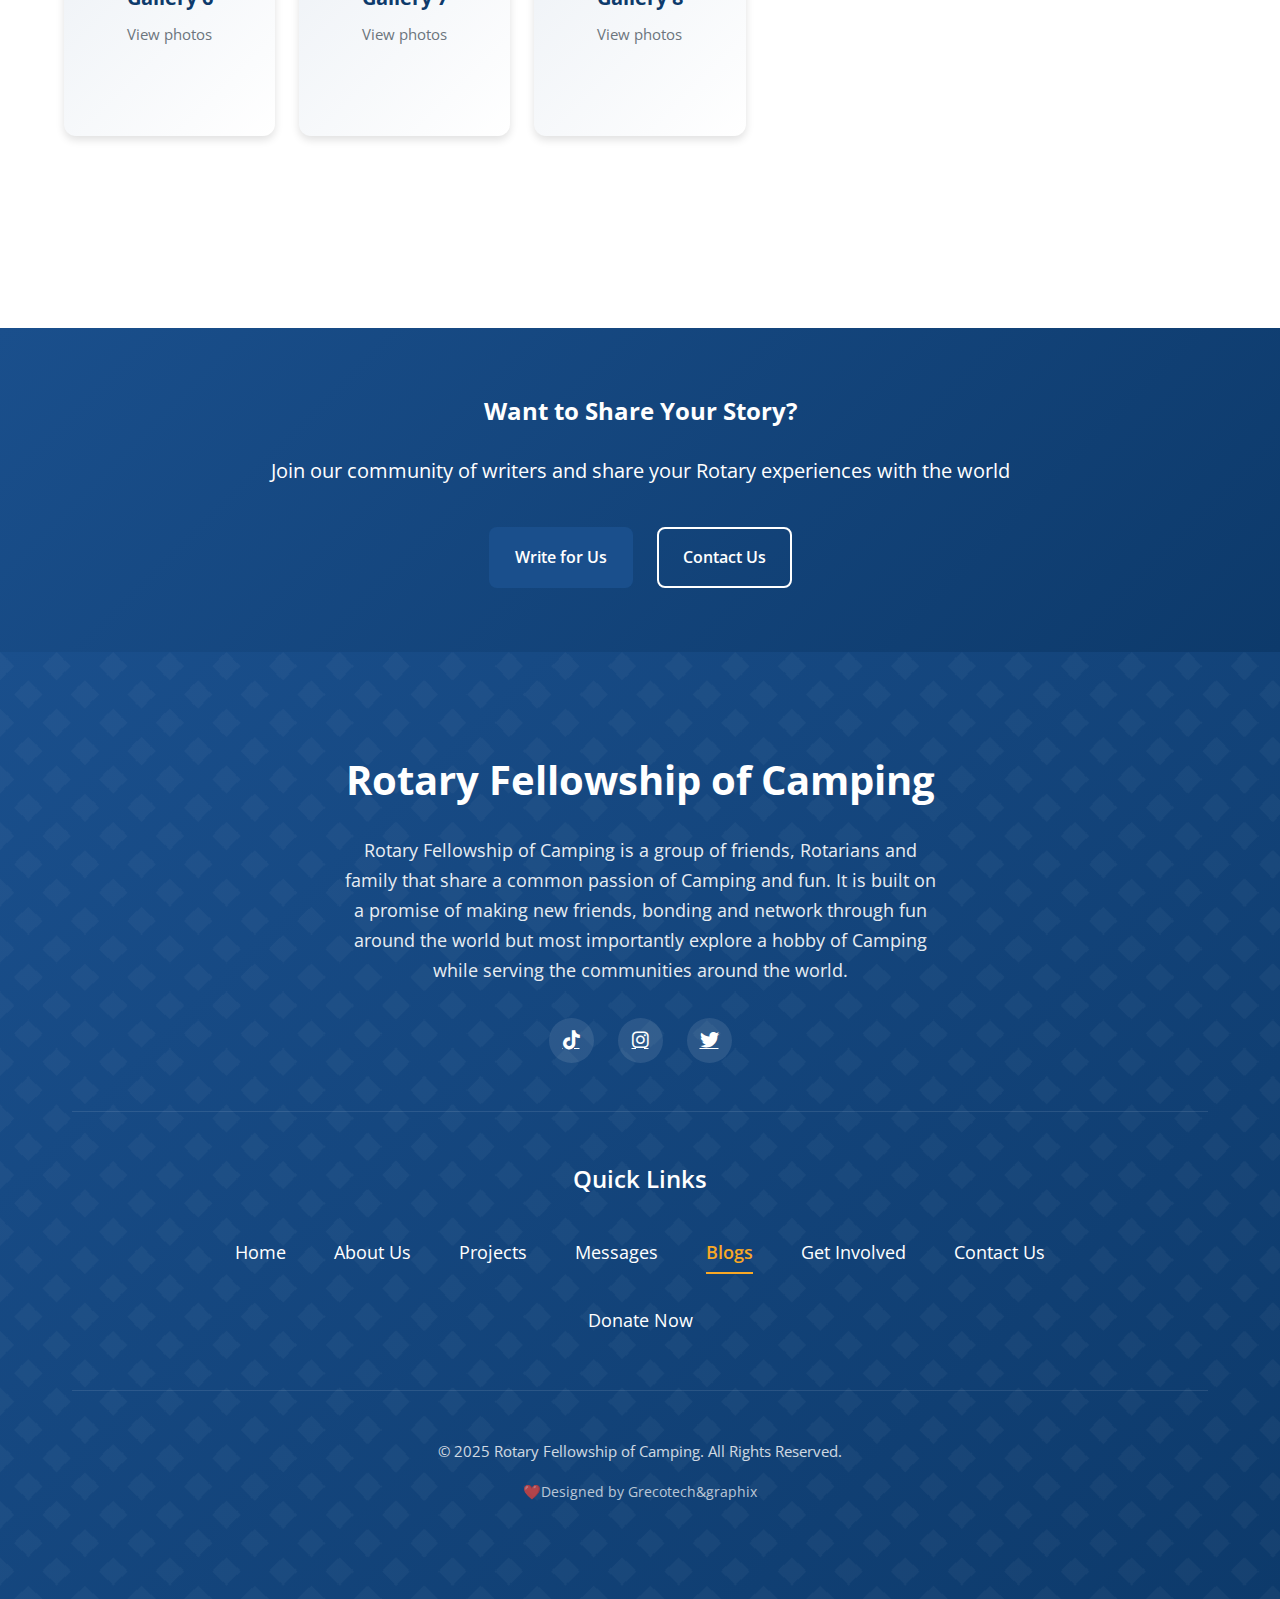
<file: blogs.html>
<!DOCTYPE html>
<html lang="en">
<head>
    <meta charset="UTF-8">
    <meta name="viewport" content="width=device-width, initial-scale=1.0">
    <title>Blog - Rotary Fellowship of Camping</title>
    <link rel="stylesheet" href="https://cdnjs.cloudflare.com/ajax/libs/font-awesome/6.4.0/css/all.min.css">
    <link href="https://fonts.googleapis.com/css2?family=Open+Sans:wght@400;600;700&display=swap" rel="stylesheet">
    <style>
        /* All CSS variables and base styles from about.html */
        :root {
            --primary: #1a4f8c;
            --primary-dark: #0d3a6b;
            --primary-light: #2d6bb5;
            --secondary: #e31b23;
            --accent: #f9a825;
            --white: #ffffff;
            --off-white: #f8f9fa;
            --light-gray: #e9ecef;
            --medium-gray: #6c757d;
            --dark-gray: #343a40;
            --black: #212529;
            --shadow-sm: 0 2px 4px rgba(0,0,0,0.1);
            --shadow-md: 0 4px 8px rgba(0,0,0,0.12);
            --shadow-lg: 0 8px 16px rgba(0,0,0,0.15);
            --shadow-primary: 0 4px 12px rgba(26, 79, 140, 0.3);
            --transition-fast: 0.2s ease;
            --transition-medium: 0.3s ease;
            --transition-slow: 0.5s ease;
            --radius-sm: 4px;
            --radius-md: 8px;
            --radius-lg: 12px;
            --radius-xl: 20px;
            --radius-round: 50%;
            --space-xs: 0.5rem;
            --space-sm: 1rem;
            --space-md: 1.5rem;
            --space-lg: 2.5rem;
            --space-xl: 4rem;
            --font-primary: 'Open Sans', sans-serif;
            --h1: 2.5rem;
            --h2: 2rem;
            --h3: 1.75rem;
            --h4: 1.5rem;
            --h5: 1.25rem;
            --h6: 1rem;
            --base-font-size: 1rem;
        }

        * {
            margin: 0;
            padding: 0;
            box-sizing: border-box;
        }

        body {
            font-family: var(--font-primary);
            font-size: var(--base-font-size);
            line-height: 1.6;
            color: var(--dark-gray);
            background-color: var(--white);
        }

        .container {
            width: 100%;
            max-width: 1200px;
            margin: 0 auto;
            padding: 0 var(--space-md);
        }

        /* Header Styles */
        .header {
            position: fixed;
            top: 0;
            left: 0;
            width: 100%;
            background-color: var(--white);
            box-shadow: var(--shadow-sm);
            z-index: 10000;
            transition: all var(--transition-medium);
        }

        .header-inner {
            display: flex;
            justify-content: space-between;
            align-items: center;
            padding: var(--space-sm) 0;
        }

        .logo img {
            height: 50px;
            width: auto;
            transition: all var(--transition-medium);
        }

        .mobile-menu-toggle {
            display: none;
            background: none;
            border: none;
            width: 50px;
            height: 50px;
            position: relative;
            cursor: pointer;
            z-index: 1001;
            padding: 0;
            transition: all var(--transition-medium);
        }

        .mobile-menu-toggle:hover {
            transform: scale(1.05);
        }

        .mobile-menu-toggle .bar {
            display: block;
            width: 28px;
            height: 3px;
            background-color: var(--primary);
            margin: 6px auto;
            transition: all 0.4s cubic-bezier(0.68, -0.55, 0.265, 1.55);
            border-radius: 2px;
            position: relative;
            left: 0;
        }

        .mobile-menu-toggle.active .bar:nth-child(1) {
            transform: translateY(9px) rotate(45deg);
            background-color: var(--secondary);
        }

        .mobile-menu-toggle.active .bar:nth-child(2) {
            opacity: 0;
            transform: translateX(-10px);
        }

        .mobile-menu-toggle.active .bar:nth-child(3) {
            transform: translateY(-9px) rotate(-45deg);
            background-color: var(--secondary);
        }

        .mobile-menu-toggle.active {
            transform: rotate(90deg);
        }

        .main-nav {
            display: flex;
            align-items: center;
        }

        .nav-list {
            display: flex;
            list-style: none;
            margin-right: var(--space-md);
        }

        .nav-list li {
            position: relative;
            margin-left: var(--space-md);
        }

        .nav-list a {
            color: var(--dark-gray);
            font-weight: 500;
            padding: var(--space-xs) 0;
            position: relative;
            text-decoration: none;
        }

        .nav-list a:after {
            content: '';
            position: absolute;
            bottom: 0;
            left: 0;
            width: 0;
            height: 2px;
            background-color: var(--primary);
            transition: width var(--transition-medium);
        }

        .nav-list a:hover:after,
        .nav-list a.active:after {
            width: 100%;
        }

        .nav-list a.active {
            color: var(--primary);
        }

        .nav-cta .button {
            padding: var(--space-xs) var(--space-md);
            background-color: var(--secondary);
            color: var(--white);
            border-radius: var(--radius-md);
            text-decoration: none;
            font-weight: 600;
            transition: all var(--transition-medium);
        }

        .nav-cta .button:hover {
            background-color: var(--primary);
            transform: translateY(-2px);
        }

        @media (max-width: 1000px) {
            .mobile-menu-toggle {
                display: block;
            }

            .main-nav {
                position: fixed;
                display: none;
                top: 0;
                left: 0;
                width: 100%;
                height: 100vh;
                background-color: var(--white);
                flex-direction: column;
                justify-content: center;
                align-items: center;
                transform: translateX(100%);
                transition: transform var(--transition-medium);
                z-index: 1000;
                padding: var(--space-xl);
            }

            .main-nav.active {
                display: flex;
                transform: translateX(0);
            }

            .nav-list {
                flex-direction: column;
                margin-right: 0;
                margin-bottom: var(--space-lg);
                text-align: center;
            }

            .nav-list li {
                margin: var(--space-sm) 0;
            }

            .nav-list a {
                font-size: var(--h5);
            }
        }

        /* Page Loader */
        .page-loader {
            position: fixed;
            top: 0;
            left: 0;
            width: 100%;
            height: 100%;
            background: linear-gradient(135deg, var(--primary), var(--primary-dark));
            display: flex;
            align-items: center;
            justify-content: center;
            z-index: 99999;
            opacity: 1;
            visibility: visible;
            transition: opacity 0.5s ease, visibility 0.5s ease;
        }

        .page-loader.hidden {
            opacity: 0;
            visibility: hidden;
        }

        .loader-content {
            text-align: center;
        }

        .spinner {
            width: 60px;
            height: 60px;
            border: 4px solid rgba(255, 255, 255, 0.2);
            border-top: 4px solid var(--white);
            border-right: 4px solid var(--white);
            border-radius: 50%;
            animation: spin 0.8s linear infinite;
            margin: 0 auto 1.5rem;
        }

        @keyframes spin {
            to {
                transform: rotate(360deg);
            }
        }

        .loader-text {
            color: var(--white);
            font-size: 1.1rem;
            font-weight: 600;
            letter-spacing: 1px;
        }

        .loader-text span {
            animation: fadeInOut 1.5s ease-in-out infinite;
        }

        .loader-text span:nth-child(2) {
            animation-delay: 0.2s;
        }

        .loader-text span:nth-child(3) {
            animation-delay: 0.4s;
        }

        @keyframes fadeInOut {
            0%, 100% {
                opacity: 0.3;
            }
            50% {
                opacity: 1;
            }
        }

        /* Hero Banner */
        .mini-top-banner {
            margin-top: 80px;
            height: 400px;
            position: relative;
            overflow: hidden;
            display: flex;
            align-items: center;
            justify-content: center;
            text-align: center;
            color: white;
        }

        .mini-top-banner img.banner-bg {
            width: 100%;
            height: 100%;
            object-fit: cover;
            position: absolute;
            top: 0;
            left: 0;
            z-index: 1;
            opacity: 100%;
            transition: transform 0.05s ease-out;
        }

        .mini-top-banner .mtb-overlay {
            position: absolute;
            top: 0;
            left: 0;
            width: 100%;
            height: 100%;
            background: linear-gradient(to bottom, rgba(0, 74, 135, 0.4), rgba(0, 74, 135, 0.6));
            z-index: 2;
            pointer-events: none;
            box-shadow: var(--shadow-lg);
        }

        .mtb-hero-content {
            max-width: 800px;
            padding: 2rem;
            position: relative;
            z-index: 3;
            transform: translateY(20px);
            opacity: 0;
            animation: fadeInUp 1s var(--transition-slow) forwards;
        }

        @keyframes fadeInUp {
            to {
                transform: translateY(0);
                opacity: 1;
            }
        }

        .mtb-hero-content h1 {
            font-size: 3.5rem;
            font-weight: 700;
            margin-bottom: 1.5rem;
            text-shadow: 0 2px 10px rgba(0, 0, 0, 0.3);
            line-height: 1.2;
            color: var(--primary-dark);
        }

        .mtb-hero-content p {
            font-size: 1.25rem;
            margin-bottom: 0;
            opacity: 0.9;
        }

        .mtb-scroll-down {
            cursor: pointer;
            position: absolute;
            bottom: 2rem;
            left: 50%;
            transform: translateX(-50%);
            z-index: 2;
            color: white;
            font-size: 1.5rem;
            animation: bounce 2s infinite;
        }

        @keyframes bounce {
            0%, 20%, 50%, 80%, 100% {
                transform: translateY(0) translateX(-50%);
            }
            40% {
                transform: translateY(-20px) translateX(-50%);
            }
            60% {
                transform: translateY(-10px) translateX(-50%);
            }
        }

        @media (max-width: 992px) {
            .mtb-hero-content h1 {
                font-size: 2.75rem;
            }
        }

        @media (max-width: 768px) {
            .mtb-hero-content h1 {
                font-size: 2.25rem;
            }
            .mtb-hero-content p {
                font-size: 1.1rem;
            }
        }

        @media (max-width: 576px) {
            .mini-top-banner {
                height: 400px;
            }
            .mtb-hero-content h1 {
                font-size: 2rem;
            }
        }

        /* Section Styles */
        section {
            padding: var(--space-xl) 0;
        }

        .section-title {
            font-size: var(--h2);
            color: var(--primary);
            margin-bottom: var(--space-sm);
            text-align: center;
            position: relative;
        }

        .section-title:after {
            content: '';
            position: absolute;
            bottom: -10px;
            left: 50%;
            transform: translateX(-50%);
            width: 80px;
            height: 4px;
            background-color: var(--secondary);
        }

        .text-lg {
            font-size: var(--h5);
            text-align: center;
            margin-bottom: var(--space-lg);
            color: var(--medium-gray);
        }

        /* Blog Section */
        .blog-section {
            background-color: var(--white);
        }

        .blog-filters {
            display: flex;
            justify-content: center;
            flex-wrap: wrap;
            margin-bottom: var(--space-lg);
            gap: var(--space-sm);
        }

        .filter-button {
            padding: 0.6rem 1.2rem;
            border-radius: var(--radius-lg);
            border: none;
            font-weight: 600;
            font-size: 1rem;
            background: var(--primary-extra-light);
            color: var(--primary-dark);
            box-shadow: var(--shadow-sm);
            transition: var(--transition-medium);
            cursor: pointer;
        }

        .filter-button:hover {
            background: var(--primary-light);
        }

        .filter-button.active {
            background: var(--primary);
            color: var(--white);
            box-shadow: var(--shadow-primary);
        }

        .blogs-search {
            display: flex;
            max-width: 500px;
            margin: 0 auto var(--space-lg);
            position: relative;
        }

        .search-input {
            width: 100%;
            padding: var(--space-sm) var(--space-md);
            border: 1px solid var(--light-gray);
            border-radius: var(--radius-md);
            font-size: 1rem;
            transition: all var(--transition-fast);
        }

        .search-input:focus {
            outline: none;
            border-color: var(--primary);
            box-shadow: 0 0 0 3px rgba(26, 79, 140, 0.2);
        }

        .search-btn {
            position: absolute;
            right: 0;
            top: 0;
            height: 100%;
            width: 50px;
            background: var(--primary);
            color: var(--white);
            border: none;
            border-top-right-radius: var(--radius-md);
            border-bottom-right-radius: var(--radius-md);
            cursor: pointer;
            display: flex;
            align-items: center;
            justify-content: center;
            transition: background var(--transition-fast);
        }

        .search-btn:hover {
            background: var(--primary-dark);
        }

        /* Featured Post */
        .featured-post-container {
            margin-bottom: var(--space-xl);
        }

        .featured-post {
            background: var(--white);
            border-radius: var(--radius-lg);
            overflow: hidden;
            box-shadow: var(--shadow-lg);
            transition: all var(--transition-medium);
            display: grid;
            grid-template-columns: 1fr 1fr;
        }

        .featured-post:hover {
            transform: translateY(-5px);
            box-shadow: var(--shadow-lg);
        }

        .featured-image {
            height: 100%;
            min-height: 400px;
        }

        .featured-image img {
            width: 100%;
            height: 100%;
            object-fit: cover;
            transition: transform var(--transition-medium);
        }

        .featured-post:hover .featured-image img {
            transform: scale(1.05);
        }

        .featured-content {
            padding: var(--space-lg);
            display: flex;
            flex-direction: column;
            justify-content: center;
        }

        .featured-badge {
            display: inline-block;
            padding: var(--space-xs) var(--space-sm);
            background: var(--accent);
            color: var(--white);
            border-radius: var(--radius-md);
            font-size: 0.9rem;
            font-weight: 600;
            margin-bottom: var(--space-md);
            align-self: flex-start;
        }

        .featured-title {
            font-size: var(--h2);
            color: var(--secondary);
            margin-bottom: var(--space-md);
            line-height: 1.3;
        }

        .featured-excerpt {
            color: var(--medium-gray);
            margin-bottom: var(--space-lg);
            font-size: 1.1rem;
            line-height: 1.6;
        }

        .featured-meta {
            margin-top: auto;
            display: flex;
            justify-content: space-between;
            align-items: center;
            padding-top: var(--space-md);
            border-top: 1px solid var(--light-gray);
        }

        .featured-author {
            display: flex;
            align-items: center;
            margin-right: var(--space-md);
        }

        .featured-avatar {
            width: 50px;
            height: 50px;
            border-radius: var(--radius-round);
            object-fit: cover;
            margin-right: var(--space-sm);
        }

        .featured-author-name {
            font-weight: 600;
        }

        .featured-date {
            color: var(--medium-gray);
            font-size: 0.95rem;
        }

        .read-time {
            color: var(--medium-gray);
            font-size: 0.9rem;
            display: flex;
            align-items: center;
        }

        .read-time i {
            margin-right: var(--space-xs);
            color: var(--primary);
        }

        /* Blog Grid */
        .blog-x-grid {
            display: grid;
            grid-template-columns: repeat(auto-fill, minmax(350px, 1fr));
            gap: var(--space-lg);
            margin-bottom: var(--space-xl);
        }

        .blog-x-card {
            background: var(--white);
            border-radius: var(--radius-lg);
            overflow: hidden;
            box-shadow: var(--shadow-md);
            transition: all var(--transition-medium);
            display: flex;
            flex-direction: column;
        }

        .blog-x-card:hover {
            transform: translateY(-5px);
            box-shadow: var(--shadow-lg);
        }

        .blog-x-image {
            aspect-ratio: 16 / 9;
            overflow: hidden;
            position: relative;
        }

        .blog-x-image img {
            width: 100%;
            height: 100%;
            object-fit: cover;
            transition: transform var(--transition-medium);
        }

        .blog-x-card:hover .blog-x-image img {
            transform: scale(1.05);
        }

        .blog-x-date {
            position: absolute;
            top: var(--space-sm);
            left: var(--space-sm);
            background: var(--primary);
            color: var(--white);
            padding: var(--space-xs) var(--space-sm);
            border-radius: var(--radius-md);
            font-weight: 600;
            font-size: 0.9rem;
            box-shadow: var(--shadow-sm);
        }

        .blog-x-content {
            padding: var(--space-md);
            flex: 1;
            display: flex;
            flex-direction: column;
        }

        .blog-x-category {
            display: inline-block;
            padding: var(--space-xs) var(--space-sm);
            background: var(--primary-extra-light);
            color: var(--primary-dark);
            border-radius: var(--radius-md);
            font-size: 0.8rem;
            font-weight: 600;
            margin-bottom: var(--space-sm);
            align-self: flex-start;
        }

        .blog-x-title {
            font-size: var(--h4);
            color: var(--secondary);
            margin-bottom: var(--space-sm);
            font-weight: 600;
            line-height: 1.3;
        }

        .blog-x-excerpt {
            margin-bottom: var(--space-md);
            color: var(--dark-gray);
            line-height: 1.6;
            display: -webkit-box;
            -webkit-line-clamp: 3;
            -webkit-box-orient: vertical;
            overflow: hidden;
            flex: 1;
        }

        .blog-x-meta {
            display: flex;
            justify-content: space-between;
            align-items: center;
            margin-top: auto;
        }

        .blog-x-author {
            display: flex;
            align-items: center;
        }

        .author-avatar {
            width: 40px;
            height: 40px;
            border-radius: var(--radius-round);
            object-fit: cover;
            margin-right: var(--space-sm);
        }

        .author-name {
            font-weight: 500;
            font-size: 0.95rem;
        }

        /* Pagination */
        .pagination {
            display: flex;
            justify-content: center;
            align-items: center;
            gap: var(--space-sm);
            margin-top: var(--space-xl);
        }

        .page-link {
            width: 45px;
            height: 45px;
            display: flex;
            align-items: center;
            justify-content: center;
            border-radius: var(--radius-round);
            background: var(--white);
            color: var(--dark-gray);
            text-decoration: none;
            font-weight: 600;
            box-shadow: var(--shadow-sm);
            transition: all var(--transition-medium);
            border: 1px solid var(--light-gray);
        }

        .page-link:hover,
        .page-link.active {
            background: var(--primary);
            color: var(--white);
            box-shadow: var(--shadow-primary);
            border-color: var(--primary);
        }

        .page-link.disabled {
            opacity: 0.5;
            cursor: not-allowed;
            background: var(--light-gray);
            color: var(--medium-gray);
        }

        /* No Results */
        .no-results-message {
            text-align: center;
            padding: var(--space-xl);
            color: var(--medium-gray);
            display: none;
        }

        .no-results-message i {
            font-size: 3rem;
            margin-bottom: var(--space-md);
            color: var(--light-gray);
        }

        /* Photo Gallery Section */
        .photo-gallery-section {
            padding: var(--space-xl) 0;
            text-align: center;
            margin-bottom: var(--space-xl);
        }

        .gallery-title {
            font-size: var(--h2);
            color: var(--primary-dark);
            margin-bottom: var(--space-sm);
            font-weight: 700;
        }

        .gallery-subtitle {
            font-size: var(--h5);
            color: var(--medium-gray);
            margin-bottom: var(--space-lg);
        }

        .gallery-links-grid {
            display: grid;
            grid-template-columns: repeat(auto-fit, minmax(200px, 1fr));
            gap: var(--space-md);
            margin-top: var(--space-lg);
        }

        .gallery-link-card {
            display: flex;
            flex-direction: column;
            align-items: stretch;
            justify-content: flex-start;
            background: var(--white);
            color: var(--dark-gray);
            text-decoration: none;
            border-radius: var(--radius-lg);
            box-shadow: var(--shadow-md);
            transition: all var(--transition-medium);
            position: relative;
            overflow: hidden;
            min-height: 280px;
        }

        .gallery-link-card::before {
            content: '';
            position: absolute;
            top: 0;
            left: 0;
            width: 100%;
            height: 100%;
            background: linear-gradient(135deg, rgba(26, 79, 140, 0.1) 0%, rgba(26, 79, 140, 0) 100%);
            z-index: 0;
            pointer-events: none;
        }

        .gallery-link-card:hover {
            transform: translateY(-8px);
            box-shadow: var(--shadow-lg);
        }

        .gallery-image-placeholder {
            position: relative;
            width: 100%;
            height: 160px;
            overflow: hidden;
            background: var(--light-gray);
        }

        .gallery-image {
            width: 100%;
            height: 100%;
            object-fit: cover;
            transition: transform var(--transition-medium);
        }

        .gallery-link-card:hover .gallery-image {
            transform: scale(1.05);
        }

        .gallery-image-overlay {
            position: absolute;
            top: 0;
            left: 0;
            width: 100%;
            height: 100%;
            background: rgba(26, 79, 140, 0.7);
            display: flex;
            align-items: center;
            justify-content: center;
            opacity: 0;
            transition: opacity var(--transition-medium);
            z-index: 2;
            font-size: 1.5rem;
            color: var(--white);
        }

        .gallery-link-card:hover .gallery-image-overlay {
            opacity: 1;
        }

        .gallery-link-content {
            display: flex;
            flex-direction: column;
            align-items: center;
            justify-content: center;
            padding: var(--space-lg);
            flex: 1;
            position: relative;
            z-index: 1;
            text-align: center;
        }

        .gallery-link-content h3 {
            font-size: var(--h5);
            margin-bottom: var(--space-xs);
            font-weight: 700;
            color: var(--primary-dark);
        }

        .gallery-link-content p {
            font-size: 0.95rem;
            margin-bottom: var(--space-md);
            color: var(--medium-gray);
        }

        .gallery-link-arrow {
            opacity: 0;
            transform: translateX(-5px);
            transition: all var(--transition-medium);
            position: relative;
            z-index: 1;
            color: var(--primary);
            font-weight: 600;
        }

        .gallery-link-card:hover .gallery-link-arrow {
            opacity: 1;
            transform: translateX(0);
            color: var(--secondary);
        }

        /* Join CTA Section */
        .join-cta-section {
            padding: var(--space-xl) 0;
            background: linear-gradient(135deg, var(--primary) 0%, var(--primary-dark) 100%);
            color: var(--white);
            text-align: center;
        }

        .join-cta-content {
            max-width: 800px;
            margin: 0 auto;
        }

        .join-cta-content h2 {
            color: var(--white);
            margin-bottom: var(--space-md);
        }

        .join-cta-content p {
            margin-bottom: var(--space-lg);
            font-size: var(--h5);
        }

        .join-cta-buttons {
            display: flex;
            justify-content: center;
            gap: var(--space-md);
        }

        .button {
            display: inline-flex;
            align-items: center;
            justify-content: center;
            padding: var(--space-sm) var(--space-md);
            border-radius: var(--radius-md);
            font-weight: 600;
            text-decoration: none;
            transition: all var(--transition-medium);
            border: 2px solid transparent;
            cursor: pointer;
        }

        .button-primary {
            background: var(--primary);
            color: var(--white);
        }

        .button-primary:hover {
            background: var(--primary-dark);
            transform: translateY(-2px);
            box-shadow: var(--shadow-primary);
        }

        .button-outline {
            background: transparent;
            color: var(--white);
            border-color: var(--white);
        }

        .button-outline:hover {
            background: var(--white);
            color: var(--primary);
        }

        @media (max-width: 768px) {
            .join-cta-buttons {
                flex-direction: column;
                gap: var(--space-sm);
            }
            .featured-post {
                grid-template-columns: 1fr;
            }
            .featured-image {
                min-height: 300px;
            }
            .blog-x-grid {
                grid-template-columns: 1fr;
            }
            .gallery-links-grid {
                grid-template-columns: repeat(auto-fit, minmax(150px, 1fr));
                gap: var(--space-sm);
            }
            .gallery-link-card {
                min-height: 240px;
            }
            .gallery-image-placeholder {
                height: 120px;
            }
            .gallery-link-content {
                padding: var(--space-md);
            }
        }

        /* Footer */
        .footer {
            padding: 6rem 0;
            background: linear-gradient(135deg, var(--primary) 0%, var(--primary-dark) 100%);
            color: white;
            position: relative;
            overflow: hidden;
        }

        .footer::before {
            content: '';
            position: absolute;
            top: 0;
            left: 0;
            width: 200%;
            height: 200%;
            opacity: 0.7;
            background: url('[data-uri]');
            animation: scrollPattern 100s linear infinite;
        }

        @keyframes scrollPattern {
            0% {
                transform: translateY(0);
            }
            100% {
                transform: translateY(-50%);
            }
        }

        .footer-container {
            max-width: 1200px;
            margin: 0 auto;
            padding: 0 2rem;
            position: relative;
            z-index: 1;
        }

        .footer-brand {
            text-align: center;
            padding-bottom: 3rem;
            margin-bottom: 3rem;
            border-bottom: 1px solid rgba(255, 255, 255, 0.1);
        }

        .footer-logo {
            font-size: 2.5rem;
            font-weight: 700;
            margin-bottom: 1.5rem;
            color: white;
            display: inline-block;
            text-decoration: none;
            transition: all var(--transition-medium);
        }

        .footer-logo:hover {
            color: var(--accent) !important;
            transform: translateY(-3px);
            text-shadow: 0 5px 15px rgba(0, 0, 0, 0.2);
        }

        .footer-about {
            max-width: 600px;
            margin: 0 auto 2rem;
            font-size: 1.1rem;
            opacity: 0.9;
            line-height: 1.7;
        }

        .footer-social {
            display: flex;
            justify-content: center;
            flex-wrap: wrap;
            gap: 1.5rem;
            margin-top: 2rem;
        }

        .social-link {
            display: flex;
            align-items: center;
            justify-content: center;
            width: 45px;
            height: 45px;
            background: rgba(255, 255, 255, 0.1);
            border-radius: 50%;
            color: white;
            font-size: 1.2rem;
            transition: all var(--transition-medium);
        }

        .social-link:hover {
            background: var(--off-white);
            color: var(--primary);
            transform: translateY(-5px);
            box-shadow: var(--shadow-primary);
            text-decoration: none;
        }

        .footer-links {
            padding-bottom: 3rem;
            margin-bottom: 3rem;
            border-bottom: 1px solid rgba(255, 255, 255, 0.1);
        }

        .links-title {
            color: white !important;
            font-size: 1.5rem;
            font-weight: 600;
            margin-bottom: 2rem;
            text-align: center;
        }

        .links-grid {
            display: flex;
            flex-wrap: wrap;
            justify-content: center;
            gap: 1.5rem 3rem;
            max-width: 900px;
            margin: 0 auto;
        }

        .footer-link {
            color: white;
            text-decoration: none;
            font-size: 1.1rem;
            transition: all var(--transition-fast);
            position: relative;
            padding: 0.5rem 0;
        }

        .footer-link::after {
            content: '';
            position: absolute;
            bottom: 0;
            left: 0;
            width: 0;
            height: 2px;
            background: var(--accent);
            transition: width var(--transition-medium);
        }

        .footer-link:hover {
            color: var(--accent) !important;
            opacity: 0.9;
            text-decoration: none;
        }

        .footer-link:hover::after {
            width: 100%;
            background: var(--accent) !important;
        }

        .footer-link.active {
            color: var(--accent);
            font-weight: 600;
            text-decoration: none;
        }

        .footer-link.active::after {
            background: var(--accent);
            width: 100%;
        }

        .footer-bottom {
            text-align: center;
        }

        .copyright {
            margin-bottom: 1rem;
            font-size: 0.95rem;
            opacity: 0.8;
        }

        .designer {
            font-size: 0.9rem;
            opacity: 0.7;
            margin-bottom: 0;
        }

        .designer a {
            color: white;
            text-decoration: none;
            transition: all var(--transition-fast);
        }

        .designer a:hover {
            color: var(--accent);
            text-decoration: none;
        }

        @media (max-width: 768px) {
            .footer {
                padding: 4rem 0;
            }
            .footer-about {
                font-size: 1rem;
            }
            .links-grid {
                gap: 1rem 2rem;
            }
            .footer-link {
                font-size: 1rem;
            }
        }

        @media (max-width: 480px) {
            .footer-logo {
                font-size: 2rem;
            }
            .footer-social {
                gap: 1rem;
            }
            .social-link {
                width: 40px;
                height: 40px;
                font-size: 1rem;
            }
            .links-grid {
                gap: 1rem;
            }
        }

        .back-to-top {
            position: fixed;
            bottom: -50px;
            right: var(--space-lg);
            width: 50px;
            height: 50px;
            background-color: var(--primary);
            color: var(--white);
            border: none;
            border-radius: var(--radius-round);
            cursor: pointer;
            z-index: 99;
            transition: all var(--transition-medium);
            display: flex;
            align-items: center;
            justify-content: center;
            box-shadow: var(--shadow-md);
        }

        .back-to-top.show {
            bottom: var(--space-lg);
        }

        .back-to-top:hover {
            background-color: var(--primary-dark);
            transform: translateY(-3px);
        }
    </style>
</head>
<body>
    <!-- Page Loader -->
    <div class="page-loader" id="pageLoader">
        <div class="loader-content">
            <div class="spinner"></div>
            <div class="loader-text">
                <span>L</span><span>o</span><span>a</span><span>d</span><span>i</span><span>n</span><span>g</span>
            </div>
        </div>
    </div>

    <!-- Header -->
    <header class="header">
        <div class="container">
            <div class="header-inner">
                <div class="logo">
                    <a href="index.html" aria-label="Rotary Fellowship of Camping">
                        <img src="logo.png" alt="Rotary Fellowship of Camping Logo">
                    </a>
                </div>

                <button class="mobile-menu-toggle" aria-label="Toggle navigation menu" aria-expanded="false">
                    <span class="bar"></span>
                    <span class="bar"></span>
                    <span class="bar"></span>
                </button>

                <nav class="main-nav" aria-label="Main navigation">
                    <ul class="nav-list">
                        <li><a href="index.html">Home</a></li>
                        <li><a href="about.html">About Us</a></li>
                        <li><a href="projects.html">Projects</a></li>
                        <li><a href="messages.html">Messages</a></li>
                        <li><a href="blogs.html" class="active">Blogs</a></li>
                        <li><a href="contact-us.html">Contact Us</a></li>
                    </ul>

                    <div class="nav-cta">
                        <a href="donate.html" class="button">Donate Now</a>
                    </div>
                </nav>
            </div>
        </div>
    </header>

    <!-- Hero Banner -->
    <section class="mini-top-banner">
        <img class="banner-bg" src="ban.jpg" alt="Banner Background">
        <div class="mtb-hero-content">
            <h1>Rotary Stories & Insights</h1>
            <p>Discover the latest news, updates, and inspiring stories from our community</p>
        </div>
        <div class="mtb-overlay"></div>
        <div class="mtb-scroll-down">
            <i class="fas fa-chevron-down"></i>
        </div>
    </section>

    <!-- Blog Section -->
    <section class="blog-section smooth-scroll-to-start-section">
        <div class="container">
            <div class="section-header">
                <h2 class="section-title">Latest Articles</h2>
                <p class="text-lg">Explore our collection of blog posts covering service projects, member stories, and leadership insights</p>
            </div>

            <div class="blogs-search">
                <input type="text" placeholder="Search blogs..." class="search-input">
                <span class="search-btn">
                    <i class="fas fa-search"></i>
                </span>
            </div>

            <div class="blog-filters">
                <button class="filter-button active" data-category="all">All Posts</button>
                <button class="filter-button" data-category="Service Projects">Service Projects</button>
                <button class="filter-button" data-category="Leadership">Leadership</button>
                <button class="filter-button" data-category="Member Stories">Member Stories</button>
                <button class="filter-button" data-category="District News">District News</button>
            </div>

            <!-- Featured Post -->
            <div class="featured-post-container">
                <a href="blog-post-kwe.html" style="text-decoration: none;">
                    <article class="featured-post">
                        <div class="featured-image">
                            <img src="fea.png" alt="Featured Blog Post">
                        </div>
                        <div class="featured-content">
                            <span class="featured-badge">Featured Post</span>
                            <h3 class="featured-title">Ntusa Okwebaza Kwange by Kyomuhendo Speace</h3>
                            <p class="featured-excerpt">Nkweyanziza nnyo Eli ekitongole ekya Rotarian Camping olw'obuyambi bwe mwampa ku mwana wange Atuhairwe Edwin. Omwana wange namuzaala nga ayina ekituli ku mutima. Kino nakimanya nga wa myezi ena, nga maze okumutuusa eri specialist w'abaana, Dr. Kagwa, ayina edwaliro lye mu Kagadi...</p>
                            <div class="featured-meta">
                                <div class="featured-author">
                                    <img src="ok.jpg" alt="Author" class="featured-avatar">
                                    <div>
                                        <div class="featured-author-name">Rtn. Emmanuel Oketch</div>
                                        <div class="featured-date">April 15, 2025</div>
                                    </div>
                                </div>
                                <div class="read-time">
                                    <i class="fas fa-clock"></i> 8 min read
                                </div>
                            </div>
                        </div>
                    </article>
                </a>
            </div>

            <!-- Blog Grid -->
            <div class="blog-x-grid">
                <!-- Blog Post 1 -->
                <a href="blog-post-leadership.html" style="text-decoration: none;">
                    <article class="blog-x-card">
                        <div class="blog-x-image">
                            <img src="lead.jpg" alt="Blog Post">
                            <div class="blog-x-date">
                                <i class="fas fa-calendar-alt"></i> Apr 10, 2025
                            </div>
                        </div>
                        <div class="blog-x-content">
                            <span class="blog-x-category">Leadership</span>
                            <h3 class="blog-x-title">Leadership Lessons From Our Camping️</h3>
                            <p class="blog-x-excerpt">The Rotary Fellowship of Camping is about more than just pitching a tent; it’s a living laboratory for cultivating effective leadership. This photo, capturing a moment of well-deserved recognition by Rotary International, perfectly illustrates the core lessons we learn in the great outdoors.</p>
                            <div class="blog-x-meta">
                                <div class="blog-x-author">
                                    <img src="Prossy.jpg" alt="Author" class="author-avatar">
                                    <span class="author-name">Namatovu P.</span>
                                </div>
                                <div class="read-time">
                                    <i class="fas fa-clock"></i> 5 min
                                </div>
                            </div>
                        </div>
                    </article>
                </a>

                <!-- Blog Post 2 -->
                <a href="blog-post-ECG.html" style="text-decoration: none;">
                    <article class="blog-x-card">
                        <div class="blog-x-image">
                            <img src="project1.png" alt="Blog Post">
                            <div class="blog-x-date">
                                <i class="fas fa-calendar-alt"></i> Mar 28, 2025
                            </div>
                        </div>
                        <div class="blog-x-content">
                            <span class="blog-x-category">Service Projects</span>
                            <h3 class="blog-x-title">Donation of ECG machines</h3>
                            <p class="blog-x-excerpt">We are incredibly proud to share this moment: the successful donation of 5 vital Electrocardiogram (ECG) machines to Uganda Heart Institute in Mulago, Jinja, Mbarara, Masaka Regional Referral Hospitals, and Busolwe General Hospital in Butaleja. These machines have been used to help over 10,000 patients. Additionally, 12 children have been supported for heart surgeries. This initiative was the primary focus of our recent major camping fundraiser, demonstrating that the funds raised around the campfire directly translate into life-saving equipment and healthcare for our communities.</p>
                            <div class="blog-x-meta">
                                <div class="blog-x-author">
                                    <img src="Prossy.jpg" alt="Author" class="author-avatar">
                                    <span class="author-name">Namatovu P.</span>
                                </div>
                                <div class="read-time">
                                    <i class="fas fa-clock"></i> 6 min
                                </div>
                            </div>
                        </div>
                    </article>
                </a>

                <!-- Blog Post 3 -->
                <a href="blog-post-mem.html" style="text-decoration: none;">
                    <article class="blog-x-card">
                        <div class="blog-x-image">
                            <img src="IMG_0779.jpg" alt="Blog Post">
                            <div class="blog-x-date">
                                <i class="fas fa-calendar-alt"></i> Feb 15, 2025
                            </div>
                        </div>
                        <div class="blog-x-content">
                            <span class="blog-x-category">Member Stories</span>
                            <h3 class="blog-x-title">Tent life is the best life! 🏕️</h3>
                            <p class="blog-x-excerpt">The Rotary Fellowship of Camping brings great people together in the great outdoors. Who's joining the next trip.</p>
                            <div class="blog-x-meta">
                                <div class="blog-x-author">
                                    <img src="Prossy.jpg" alt="Author" class="author-avatar">
                                    <span class="author-name">Namatovu P.</span>
                                </div>
                                <div class="read-time">
                                    <i class="fas fa-clock"></i> 7 min
                                </div>
                            </div>
                        </div>
                    </article>
                </a>

                <!-- Blog Post 4 
                <a href="blog-post.html" style="text-decoration: none;">
                    <article class="blog-x-card">
                        <div class="blog-x-image">
                            <img src="2428.png" alt="Blog Post">
                            <div class="blog-x-date">
                                <i class="fas fa-calendar-alt"></i> Jan 30, 2025
                            </div>
                        </div>
                        <div class="blog-x-content">
                            <span class="blog-x-category">International</span>
                            <h3 class="blog-x-title">Building Bridges: Our Sister District Partnership</h3>
                            <p class="blog-x-excerpt">Exploring the benefits of our international partnership with a Rotary district in Europe and the cultural exchange opportunities it creates.</p>
                            <div class="blog-x-meta">
                                <div class="blog-x-author">
                                    <img src="female-1.png" alt="Author" class="author-avatar">
                                    <span class="author-name">Sarah Johnson</span>
                                </div>
                                <div class="read-time">
                                    <i class="fas fa-clock"></i> 5 min
                                </div>
                            </div>
                        </div>
                    </article>
                </a>

                <!-- Blog Post 5 
                <a href="blog-post.html" style="text-decoration: none;">
                    <article class="blog-x-card">
                        <div class="blog-x-image">
                            <img src="int.png" alt="Blog Post">
                            <div class="blog-x-date">
                                <i class="fas fa-calendar-alt"></i> Nov 22, 2024
                            </div>
                        </div>
                        <div class="blog-x-content">
                            <span class="blog-x-category">District News</span>
                            <h3 class="blog-x-title">Welcoming Our Newest Club: Rotary Club of Mombasa</h3>
                            <p class="blog-x-excerpt">Celebrating the chartering of our newest club and how it expands our district's reach and impact along uganda's beautiful coastline.</p>
                            <div class="blog-x-meta">
                                <div class="blog-x-author">
                                    <img src="eddy.jpg" alt="Author" class="author-avatar">
                                    <span class="author-name">Edgar G.</span>
                                </div>
                                <div class="read-time">
                                    <i class="fas fa-clock"></i> 4 min
                                </div>
                            </div>
                        </div>
                    </article>
                </a> -->
            </div>

            <!-- No Results Message -->
            <div class="no-results-message">
                <div class="no-results-wrapper">
                    <i class="fas fa-search fa-2x"></i>
                    <p>No blog posts match your filters.</p>
                </div>
            </div>

            <!-- Pagination -->
            <div class="pagination">
                <a href="#" class="page-link disabled">
                    <i class="fas fa-chevron-left"></i>
                </a>
                <a href="#" class="page-link active">1</a>
                <a href="#" class="page-link">2</a>
                <a href="#" class="page-link">3</a>
                <a href="#" class="page-link">
                    <i class="fas fa-chevron-right"></i>
                </a>
            </div>

            <!-- Photo Gallery Links Section -->
            <div class="photo-gallery-section">
                <h2 class="gallery-title">View More Photos</h2>
                <p class="gallery-subtitle">Explore our photo galleries to see more moments from our camping adventures</p>
                <div class="gallery-links-grid">
                    <a href="https://photos.app.goo.gl/B4EKH2EWswd2y8f19" target="_blank" rel="noopener" class="gallery-link-card">
                        <div class="gallery-image-placeholder">
                            <img src="ga1.jpg" alt="Gallery 1" class="gallery-image">
                            <div class="gallery-image-overlay">
                                <i class="fas fa-external-link-alt"></i>
                            </div>
                        </div>
                        <div class="gallery-link-content">
                            <h3>Gallery 1</h3>
                            <p>View photos</p>
                            <span class="gallery-link-arrow"><i class="fas fa-arrow-right"></i></span>
                        </div>
                    </a>
                    <a href="https://photos.app.goo.gl/mFmVNQmMAhcFfx9Z7" target="_blank" rel="noopener" class="gallery-link-card">
                        <div class="gallery-image-placeholder">
                            <img src="ga2.jpg" alt="Gallery 2" class="gallery-image">
                            <div class="gallery-image-overlay">
                                <i class="fas fa-external-link-alt"></i>
                            </div>
                        </div>
                        <div class="gallery-link-content">
                            <h3>Gallery 2</h3>
                            <p>View photos</p>
                            <span class="gallery-link-arrow"><i class="fas fa-arrow-right"></i></span>
                        </div>
                    </a>
                    <a href="https://photos.app.goo.gl/kw8eHnJEtPDPZJUB8" target="_blank" rel="noopener" class="gallery-link-card">
                        <div class="gallery-image-placeholder">
                            <img src="ga3.jpg" alt="Gallery 3" class="gallery-image">
                            <div class="gallery-image-overlay">
                                <i class="fas fa-external-link-alt"></i>
                            </div>
                        </div>
                        <div class="gallery-link-content">
                            <h3>Gallery 3</h3>
                            <p>View photos</p>
                            <span class="gallery-link-arrow"><i class="fas fa-arrow-right"></i></span>
                        </div>
                    </a>
                    <a href="https://photos.app.goo.gl/m1fWde4ioZyYehHu5" target="_blank" rel="noopener" class="gallery-link-card">
                        <div class="gallery-image-placeholder">
                            <img src="ga4.jpg" alt="Gallery 4" class="gallery-image">
                            <div class="gallery-image-overlay">
                                <i class="fas fa-external-link-alt"></i>
                            </div>
                        </div>
                        <div class="gallery-link-content">
                            <h3>Gallery 4</h3>
                            <p>View photos</p>
                            <span class="gallery-link-arrow"><i class="fas fa-arrow-right"></i></span>
                        </div>
                    </a>
                    <a href="https://photos.app.goo.gl/LVDSgxww9QZKiGFX7" target="_blank" rel="noopener" class="gallery-link-card">
                        <div class="gallery-image-placeholder">
                            <img src="ga5.jpg" alt="Gallery 5" class="gallery-image">
                            <div class="gallery-image-overlay">
                                <i class="fas fa-external-link-alt"></i>
                            </div>
                        </div>
                        <div class="gallery-link-content">
                            <h3>Gallery 5</h3>
                            <p>View photos</p>
                            <span class="gallery-link-arrow"><i class="fas fa-arrow-right"></i></span>
                        </div>
                    </a>
                    <a href="https://photos.app.goo.gl/NMPmCRhCuPyMnvTZ9" target="_blank" rel="noopener" class="gallery-link-card">
                        <div class="gallery-image-placeholder">
                            <img src="ga6.jpg" alt="Gallery 6" class="gallery-image">
                            <div class="gallery-image-overlay">
                                <i class="fas fa-external-link-alt"></i>
                            </div>
                        </div>
                        <div class="gallery-link-content">
                            <h3>Gallery 6</h3>
                            <p>View photos</p>
                            <span class="gallery-link-arrow"><i class="fas fa-arrow-right"></i></span>
                        </div>
                    </a>
                    <a href="https://photos.app.goo.gl/Qx3aRhXEXW1LybBB9" target="_blank" rel="noopener" class="gallery-link-card">
                        <div class="gallery-image-placeholder">
                            <img src="ga7.jpg" alt="Gallery 7" class="gallery-image">
                            <div class="gallery-image-overlay">
                                <i class="fas fa-external-link-alt"></i>
                            </div>
                        </div>
                        <div class="gallery-link-content">
                            <h3>Gallery 7</h3>
                            <p>View photos</p>
                            <span class="gallery-link-arrow"><i class="fas fa-arrow-right"></i></span>
                        </div>
                    </a>
                    <a href="https://photos.app.goo.gl/FnDaLsEKenPwaJRr6" target="_blank" rel="noopener" class="gallery-link-card">
                        <div class="gallery-image-placeholder">
                            <img src="ga8.jpg" alt="Gallery 8" class="gallery-image">
                            <div class="gallery-image-overlay">
                                <i class="fas fa-external-link-alt"></i>
                            </div>
                        </div>
                        <div class="gallery-link-content">
                            <h3>Gallery 8</h3>
                            <p>View photos</p>
                            <span class="gallery-link-arrow"><i class="fas fa-arrow-right"></i></span>
                        </div>
                    </a>
                </div>
            </div>
        </div>
    </section>

    <!-- Join CTA Section -->
    <section class="join-cta-section">
        <div class="container">
            <div class="join-cta-content">
                <h2>Want to Share Your Story?</h2>
                <p>Join our community of writers and share your Rotary experiences with the world</p>
                <div class="join-cta-buttons">
                    <a href="contact-us.html" class="button button-primary">
                        Write for Us
                    </a>
                    <a href="contact-us.html" class="button button-outline">
                        Contact Us
                    </a>
                </div>
            </div>
        </div>
    </section>

    <!-- Footer -->
    <footer class="footer">
        <div class="footer-container">
            <div class="footer-brand">
                <a href="index.html" class="footer-logo">Rotary Fellowship of Camping</a>
                <p class="footer-about">
                    Rotary Fellowship of Camping is a group of friends, Rotarians and family that share a common passion of Camping and fun. It is built on a promise of making new friends, bonding and network through fun around the world but most importantly explore a hobby of Camping while serving the communities around the world.
                </p>

                <div class="footer-social">
                    <a href="https://www.tiktok.com/@rotary.camping.ug?_t=ZM-90xGYxHomuS&_r=1" class="social-link" aria-label="tiktok" target="_blank" rel="noopener">
                        <i class="fa-brands fa-tiktok"></i>
                    </a>
                    <a href="https://www.instagram.com/rotary_camping_ug?igsh=MXNtMnFkempmbWRsNQ%3D%3D&utm_source=qr" class="social-link" aria-label="instagram" target="_blank" rel="noopener">
                        <i class="fab fa-instagram"></i>
                    </a>
                    <a href="https://x.com/rotarycamps?t=OSZ0Hr019cbHH3SxdEqxLQ&s=09" class="social-link" aria-label="x" target="_blank" rel="noopener">
                        <i class="fab fa-twitter"></i>
                    </a>
                </div>
            </div>
            <div class="footer-links">
                <h3 class="links-title">Quick Links</h3>
                <div class="links-grid">
                    <a href="index.html" class="footer-link">Home</a>
                    <a href="about.html" class="footer-link">About Us</a>
                    <a href="projects.html" class="footer-link">Projects</a>
                    <a href="messages.html" class="footer-link">Messages</a>
                    <a href="blogs.html" class="footer-link active">Blogs</a>
                    <a href="contact-us.html" class="footer-link">Get Involved</a>
                    <a href="contact-us.html" class="footer-link">Contact Us</a>
                    <a href="donate.html" class="footer-link">Donate Now</a>
                </div>
            </div>

            <div class="footer-bottom">
                <p class="copyright">&copy; 2025 Rotary Fellowship of Camping. All Rights Reserved.</p>
                <p class="designer">❤️Designed by <a href="https://grecotechgraphix.com/" target="_blank" rel="noopener">Grecotech&graphix</a></p>
            </div>
        </div>
    </footer>

    <button class="back-to-top" aria-label="Back to top">
        <i class="fas fa-arrow-up"></i>
    </button>

    <script>
        document.addEventListener('DOMContentLoaded', () => {
            // Page Loader - Show loader on page load and hide when all resources are loaded
            const pageLoader = document.getElementById('pageLoader');
            
            function hideLoader() {
                if (pageLoader) {
                    pageLoader.classList.add('hidden');
                    setTimeout(() => {
                        pageLoader.style.display = 'none';
                    }, 500);
                }
            }

            // Hide loader when all images and resources are loaded
            window.addEventListener('load', hideLoader);
            
            // Also hide loader after 2 seconds as a fallback
            setTimeout(hideLoader, 2000);

            // Mobile menu toggle
            const mobileMenuToggle = document.querySelector('.mobile-menu-toggle');
            const mainNav = document.querySelector('.main-nav');

            mobileMenuToggle.addEventListener('click', function() {
                const isExpanded = this.getAttribute('aria-expanded') === 'true';
                this.setAttribute('aria-expanded', !isExpanded);
                mainNav.classList.toggle('active');
                this.classList.toggle('active');
            });

            // Blog filtering
            const filterButtons = document.querySelectorAll('.filter-button');
            const blogCards = document.querySelectorAll('.blog-x-card');
            const featuredPost = document.querySelector('.featured-post-container');
            const noResultsMessage = document.querySelector('.no-results-message');
            
            filterButtons.forEach(button => {
                button.addEventListener('click', function() {
                    const category = this.dataset.category;
                    
                    filterButtons.forEach(btn => btn.classList.remove('active'));
                    this.classList.add('active');
                    
                    let visibleCards = 0;
                    
                    blogCards.forEach(card => {
                        const cardCategory = card.querySelector('.blog-x-category').textContent;
                        
                        if (category === 'all' || cardCategory === category) {
                            card.style.display = 'flex';
                            visibleCards++;
                        } else {
                            card.style.display = 'none';
                        }
                    });
                    
                    // Show/hide featured post based on category
                    if (category === 'all') {
                        featuredPost.style.display = 'block';
                    } else {
                        featuredPost.style.display = 'none';
                    }
                    
                    // Show no results message if no cards are visible
                    if (visibleCards === 0 && category !== 'all') {
                        noResultsMessage.style.display = 'block';
                    } else {
                        noResultsMessage.style.display = 'none';
                    }
                });
            });

            // Blog search
            const searchInput = document.querySelector('.search-input');
            const searchBtn = document.querySelector('.search-btn');
            
            function performSearch() {
                const searchTerm = searchInput.value.toLowerCase();
                let visibleCards = 0;
                
                blogCards.forEach(card => {
                    const title = card.querySelector('.blog-x-title').textContent.toLowerCase();
                    const excerpt = card.querySelector('.blog-x-excerpt').textContent.toLowerCase();
                    const author = card.querySelector('.author-name').textContent.toLowerCase();
                    
                    if (title.includes(searchTerm) || excerpt.includes(searchTerm) || author.includes(searchTerm)) {
                        card.style.display = 'flex';
                        visibleCards++;
                    } else {
                        card.style.display = 'none';
                    }
                });
                
                // Hide featured post when searching
                if (searchTerm) {
                    featuredPost.style.display = 'none';
                } else {
                    featuredPost.style.display = 'block';
                }
                
                // Show no results message if no cards are visible
                if (visibleCards === 0 && searchTerm) {
                    noResultsMessage.style.display = 'block';
                } else {
                    noResultsMessage.style.display = 'none';
                }
            }
            
            searchInput.addEventListener('input', performSearch);
            searchBtn.addEventListener('click', performSearch);

            // Pagination
            const pageLinks = document.querySelectorAll('.page-link');
            
            pageLinks.forEach(link => {
                link.addEventListener('click', function(e) {
                    e.preventDefault();
                    
                    if (!this.classList.contains('disabled') && !this.classList.contains('active')) {
                        pageLinks.forEach(l => l.classList.remove('active'));
                        this.classList.add('active');
                        
                        // In a real implementation, this would load the appropriate page content
                        console.log('Navigating to page:', this.textContent.trim());
                    }
                });
            });

            // Scroll down button
            const scrollDown = document.querySelector('.mtb-scroll-down');
            if (scrollDown) {
                scrollDown.addEventListener('click', function() {
                    const startSection = document.querySelector('.smooth-scroll-to-start-section');
                    if (startSection) {
                        window.scrollTo({
                            top: startSection.offsetTop - 80,
                            behavior: 'smooth'
                        });
                    }
                });
            }

            // Back to top button
            const backToTop = document.querySelector('.back-to-top');
            window.addEventListener('scroll', () => {
                if (window.pageYOffset > 300) {
                    backToTop.classList.add('show');
                } else {
                    backToTop.classList.remove('show');
                }
            });

            backToTop.addEventListener('click', () => {
                window.scrollTo({
                    top: 0,
                    behavior: 'smooth'
                });
            });

            // Parallax effect
            const bgImage = document.querySelector('.mini-top-banner img.banner-bg');
            function updateParallax() {
                const scrollY = window.scrollY;
                if (bgImage) {
                    const offset = scrollY * 0.5;
                    bgImage.style.transform = `translateY(${offset}px)`;
                }
            }
            window.addEventListener('scroll', updateParallax);

            // Animate blog cards on scroll
            const blogCardElements = document.querySelectorAll('.blog-x-card, .featured-post');
            const observer = new IntersectionObserver((entries) => {
                entries.forEach(entry => {
                    if (entry.isIntersecting) {
                        entry.target.style.opacity = '1';
                        entry.target.style.transform = 'translateY(0)';
                    }
                });
            }, {
                threshold: 0.1
            });

            blogCardElements.forEach(card => {
                card.style.opacity = '0';
                card.style.transform = 'translateY(20px)';
                card.style.transition = 'opacity 0.6s ease, transform 0.6s ease';
                observer.observe(card);
            });
        });
    </script>
</body>
</html>
</file>
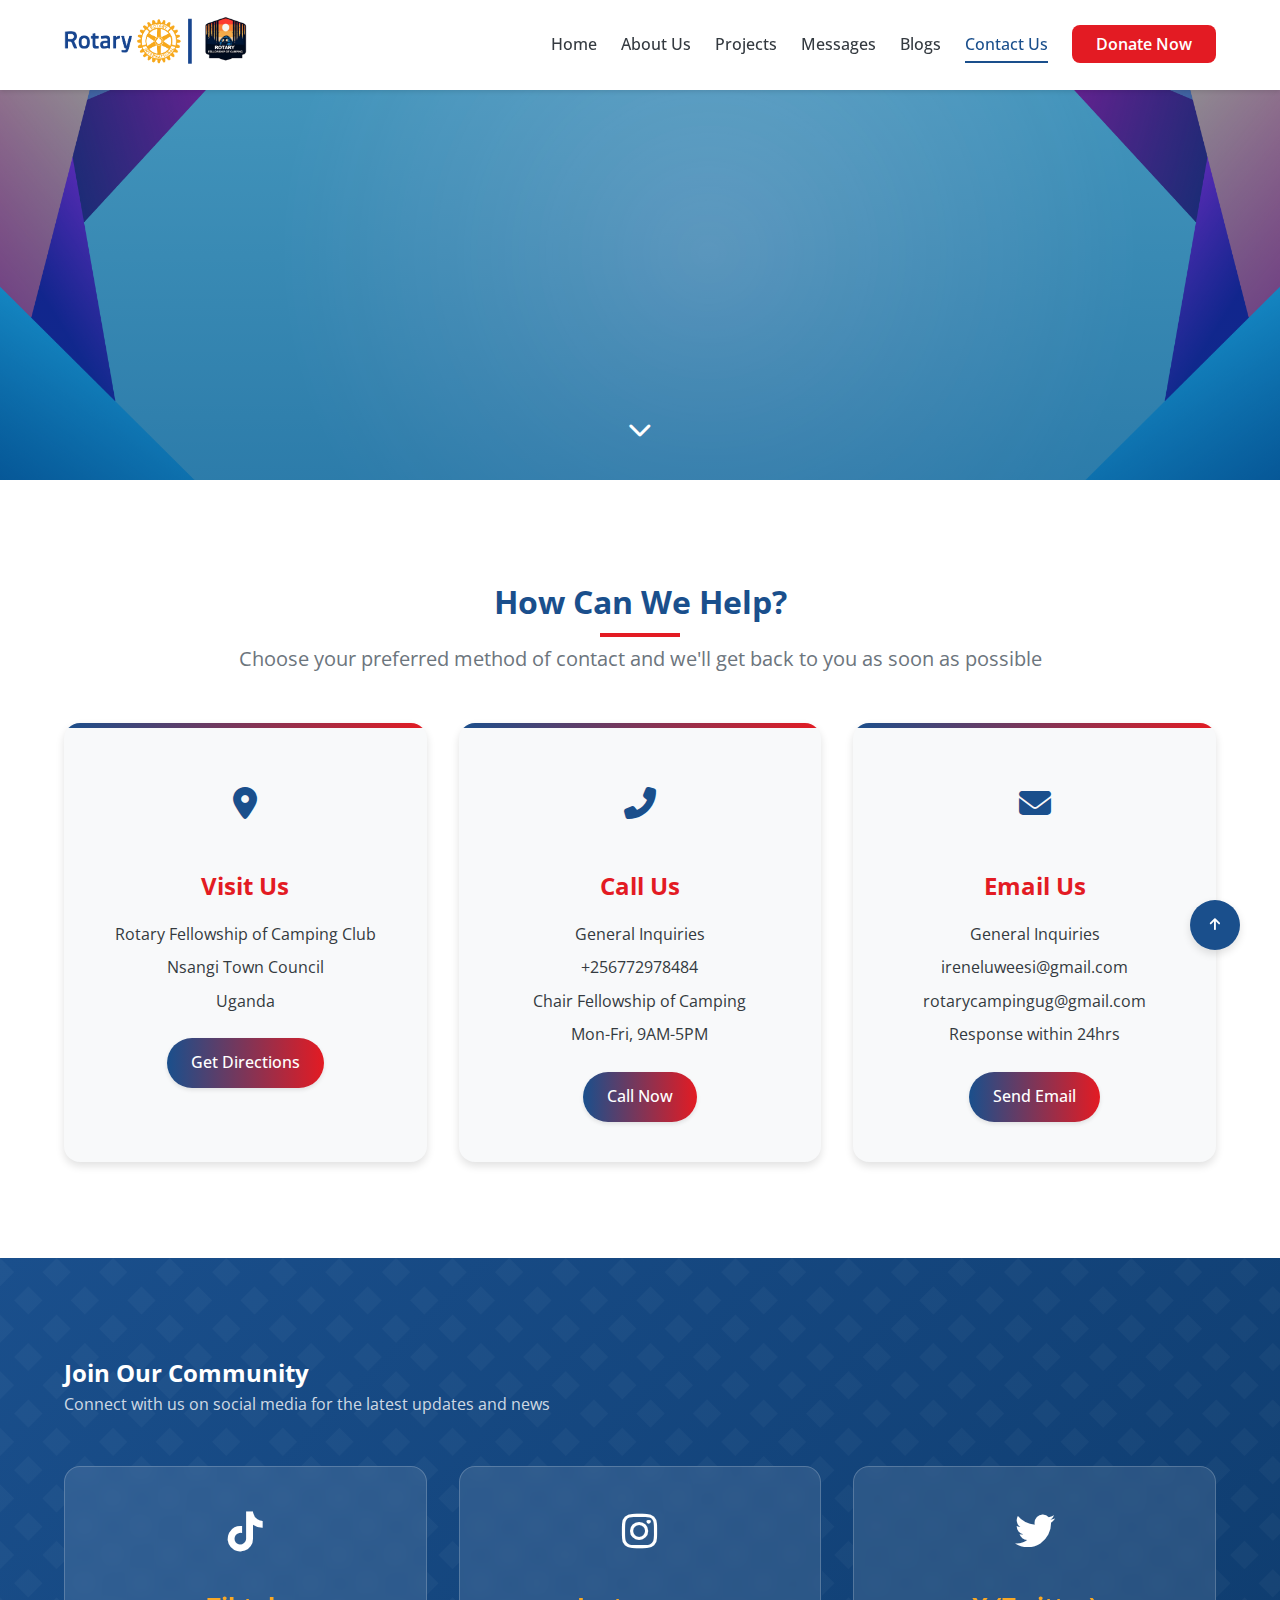
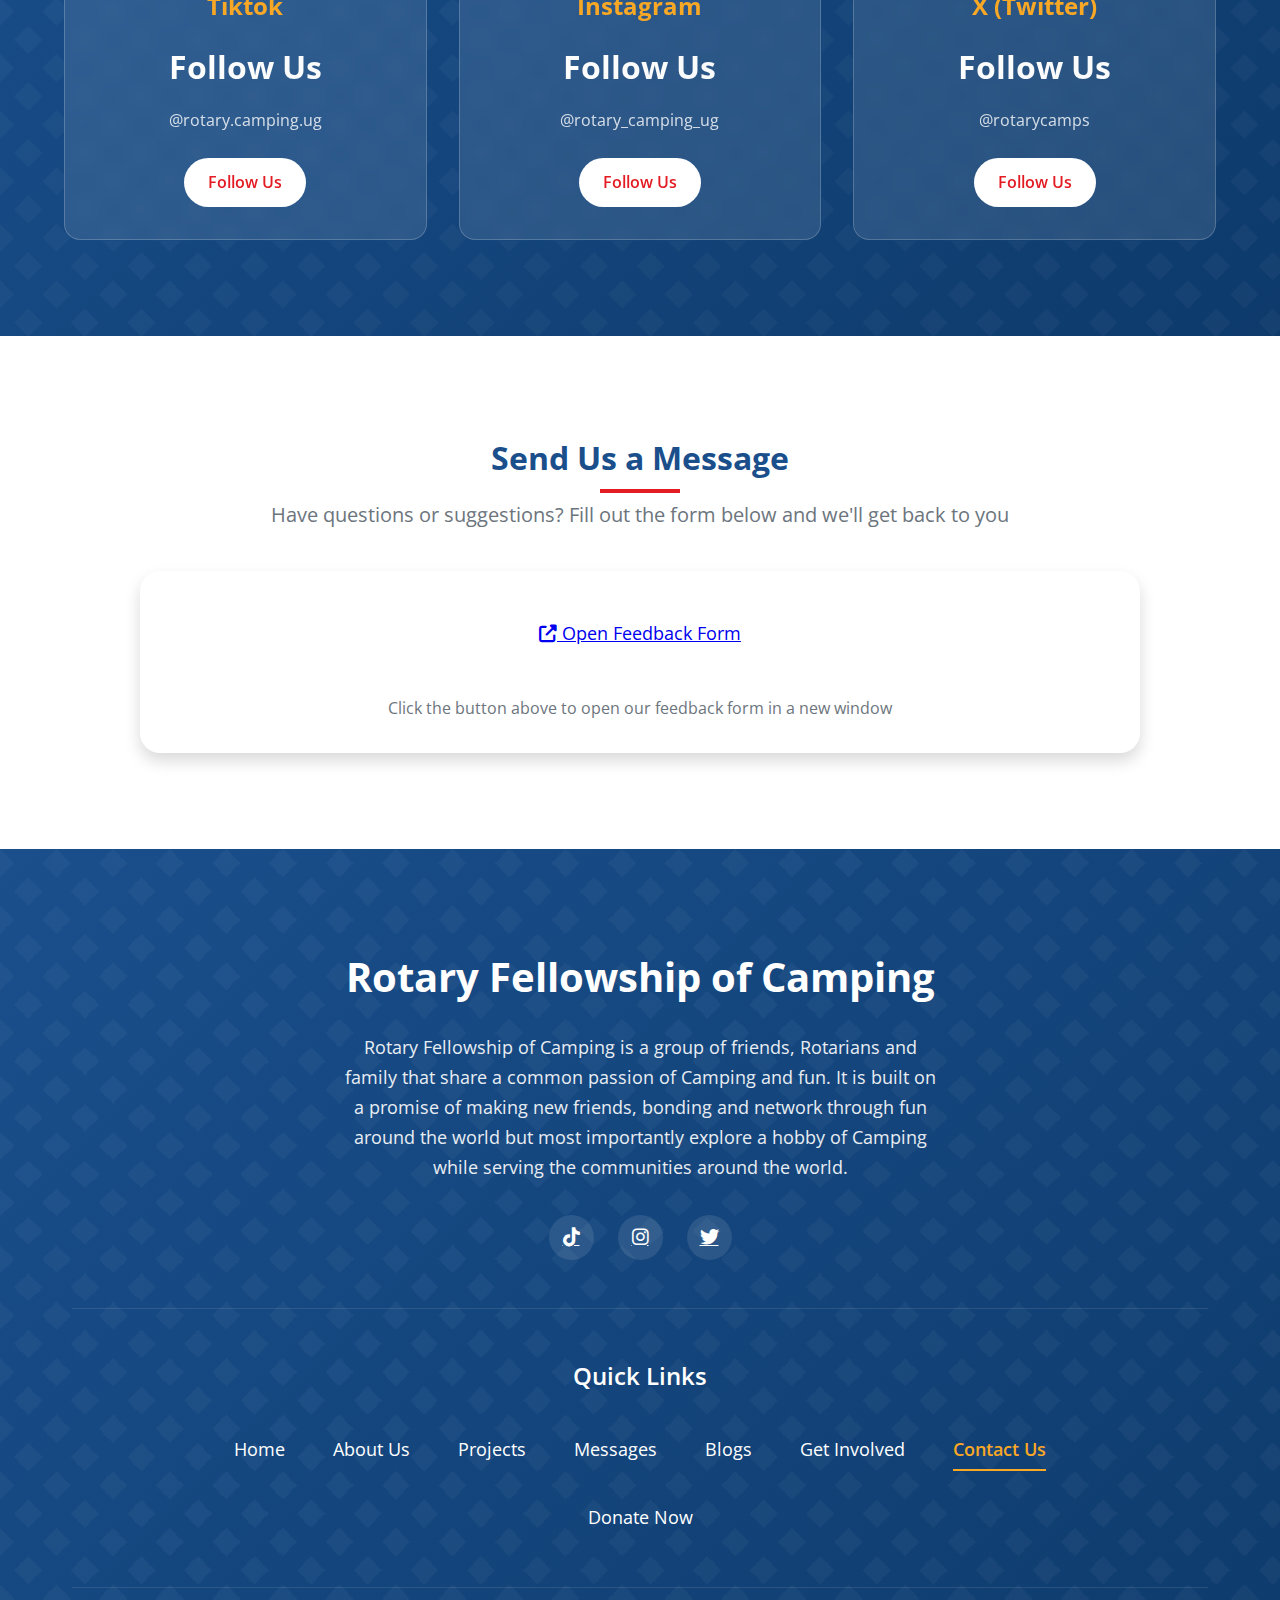
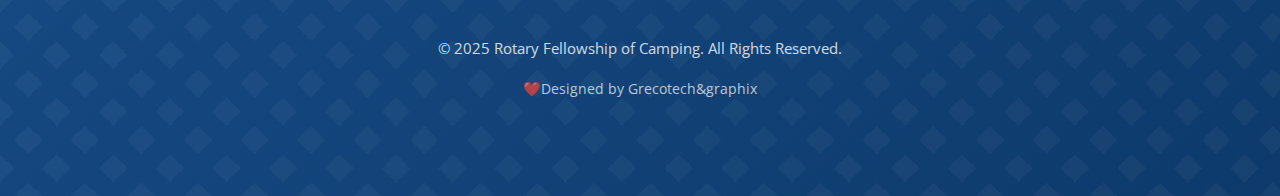
<file: contact-us.html>
<!DOCTYPE html>
<html lang="en">
<head>
    <meta charset="UTF-8">
    <meta name="viewport" content="width=device-width, initial-scale=1.0">
    <title>Contact Us - Rotary Fellowship of Camping</title>
    <link rel="stylesheet" href="https://cdnjs.cloudflare.com/ajax/libs/font-awesome/6.4.0/css/all.min.css">
    <link href="https://fonts.googleapis.com/css2?family=Open+Sans:wght@400;600;700&display=swap" rel="stylesheet">
    <style>
        :root {
            --primary: #1a4f8c;
            --primary-dark: #0d3a6b;
            --primary-light: #2d6bb5;
            --secondary: #e31b23;
            --accent: #f9a825;
            --white: #ffffff;
            --off-white: #f8f9fa;
            --light-gray: #e9ecef;
            --medium-gray: #6c757d;
            --dark-gray: #343a40;
            --black: #212529;
            --shadow-sm: 0 2px 4px rgba(0,0,0,0.1);
            --shadow-md: 0 4px 8px rgba(0,0,0,0.12);
            --shadow-lg: 0 8px 16px rgba(0,0,0,0.15);
            --shadow-primary: 0 4px 12px rgba(26, 79, 140, 0.3);
            --transition-fast: 0.2s ease;
            --transition-medium: 0.3s ease;
            --transition-slow: 0.5s ease;
            --radius-sm: 4px;
            --radius-md: 8px;
            --radius-lg: 12px;
            --radius-xl: 20px;
            --radius-round: 50%;
            --space-xs: 0.5rem;
            --space-sm: 1rem;
            --space-md: 1.5rem;
            --space-lg: 2.5rem;
            --space-xl: 4rem;
            --font-primary: 'Open Sans', sans-serif;
            --h1: 2.5rem;
            --h2: 2rem;
            --h3: 1.75rem;
            --h4: 1.5rem;
            --h5: 1.25rem;
            --h6: 1rem;
            --base-font-size: 1rem;
        }

        * {
            margin: 0;
            padding: 0;
            box-sizing: border-box;
        }

        body {
            font-family: var(--font-primary);
            font-size: var(--base-font-size);
            line-height: 1.6;
            color: var(--dark-gray);
            background-color: var(--white);
        }

        .container {
            width: 100%;
            max-width: 1200px;
            margin: 0 auto;
            padding: 0 var(--space-md);
        }

        /* Header Styles */
        .header {
            position: fixed;
            top: 0;
            left: 0;
            width: 100%;
            background-color: var(--white);
            box-shadow: var(--shadow-sm);
            z-index: 10000;
            transition: all var(--transition-medium);
        }

        .header-inner {
            display: flex;
            justify-content: space-between;
            align-items: center;
            padding: var(--space-sm) 0;
        }

        .logo img {
            height: 50px;
            width: auto;
            transition: all var(--transition-medium);
        }

        .mobile-menu-toggle {
            display: none;
            background: none;
            border: none;
            width: 50px;
            height: 50px;
            position: relative;
            cursor: pointer;
            z-index: 1001;
            padding: 0;
            transition: all var(--transition-medium);
        }

        .mobile-menu-toggle:hover {
            transform: scale(1.05);
        }

        .mobile-menu-toggle .bar {
            display: block;
            width: 28px;
            height: 3px;
            background-color: var(--primary);
            margin: 6px auto;
            transition: all 0.4s cubic-bezier(0.68, -0.55, 0.265, 1.55);
            border-radius: 2px;
            position: relative;
            left: 0;
        }

        .mobile-menu-toggle.active .bar:nth-child(1) {
            transform: translateY(9px) rotate(45deg);
            background-color: var(--secondary);
        }

        .mobile-menu-toggle.active .bar:nth-child(2) {
            opacity: 0;
            transform: translateX(-10px);
        }

        .mobile-menu-toggle.active .bar:nth-child(3) {
            transform: translateY(-9px) rotate(-45deg);
            background-color: var(--secondary);
        }

        .mobile-menu-toggle.active {
            transform: rotate(90deg);
        }

        .main-nav {
            display: flex;
            align-items: center;
        }

        .nav-list {
            display: flex;
            list-style: none;
            margin-right: var(--space-md);
        }

        .nav-list li {
            position: relative;
            margin-left: var(--space-md);
        }

        .nav-list a {
            color: var(--dark-gray);
            font-weight: 500;
            padding: var(--space-xs) 0;
            position: relative;
            text-decoration: none;
        }

        .nav-list a:after {
            content: '';
            position: absolute;
            bottom: 0;
            left: 0;
            width: 0;
            height: 2px;
            background-color: var(--primary);
            transition: width var(--transition-medium);
        }

        .nav-list a:hover:after,
        .nav-list a.active:after {
            width: 100%;
        }

        .nav-list a.active {
            color: var(--primary);
        }

        .nav-cta .button {
            padding: var(--space-xs) var(--space-md);
            background-color: var(--secondary);
            color: var(--white);
            border-radius: var(--radius-md);
            text-decoration: none;
            font-weight: 600;
            transition: all var(--transition-medium);
        }

        .nav-cta .button:hover {
            background-color: var(--primary);
            transform: translateY(-2px);
        }

        @media (max-width: 1000px) {
            .mobile-menu-toggle {
                display: block;
            }

            .main-nav {
                position: fixed;
                display: none;
                top: 0;
                left: 0;
                width: 100%;
                height: 100vh;
                background-color: var(--white);
                flex-direction: column;
                justify-content: center;
                align-items: center;
                transform: translateX(100%);
                transition: transform var(--transition-medium);
                z-index: 1000;
                padding: var(--space-xl);
            }

            .main-nav.active {
                display: flex;
                transform: translateX(0);
            }

            .nav-list {
                flex-direction: column;
                margin-right: 0;
                margin-bottom: var(--space-lg);
                text-align: center;
            }

            .nav-list li {
                margin: var(--space-sm) 0;
            }

            .nav-list a {
                font-size: var(--h5);
            }
        }

        /* Page Loader */
        .page-loader {
            position: fixed;
            top: 0;
            left: 0;
            width: 100%;
            height: 100%;
            background: linear-gradient(135deg, var(--primary), var(--primary-dark));
            display: flex;
            align-items: center;
            justify-content: center;
            z-index: 99999;
            opacity: 1;
            visibility: visible;
            transition: opacity 0.5s ease, visibility 0.5s ease;
        }

        .page-loader.hidden {
            opacity: 0;
            visibility: hidden;
        }

        .loader-content {
            text-align: center;
        }

        .spinner {
            width: 60px;
            height: 60px;
            border: 4px solid rgba(255, 255, 255, 0.2);
            border-top: 4px solid var(--white);
            border-right: 4px solid var(--white);
            border-radius: 50%;
            animation: spin 0.8s linear infinite;
            margin: 0 auto 1.5rem;
        }

        @keyframes spin {
            to {
                transform: rotate(360deg);
            }
        }

        .loader-text {
            color: var(--white);
            font-size: 1.1rem;
            font-weight: 600;
            letter-spacing: 1px;
        }

        .loader-text span {
            animation: fadeInOut 1.5s ease-in-out infinite;
        }

        .loader-text span:nth-child(2) {
            animation-delay: 0.2s;
        }

        .loader-text span:nth-child(3) {
            animation-delay: 0.4s;
        }

        @keyframes fadeInOut {
            0%, 100% {
                opacity: 0.3;
            }
            50% {
                opacity: 1;
            }
        }

        /* Hero Banner */
        .mini-top-banner {
            margin-top: 80px;
            height: 400px;
            position: relative;
            overflow: hidden;
            display: flex;
            align-items: center;
            justify-content: center;
            text-align: center;
            color: white;
        }

        .mini-top-banner img.banner-bg {
            width: 100%;
            height: 100%;
            object-fit: cover;
            position: absolute;
            top: 0;
            left: 0;
            z-index: 1;
            opacity: 100%;
            transition: transform 0.05s ease-out;
        }

        .mini-top-banner .mtb-overlay {
            position: absolute;
            top: 0;
            left: 0;
            width: 100%;
            height: 100%;
            background: linear-gradient(to bottom, rgba(0, 74, 135, 0.4), rgba(0, 74, 135, 0.6));
            z-index: 2;
            pointer-events: none;
            box-shadow: var(--shadow-lg);
        }

        .mtb-hero-content {
            max-width: 800px;
            padding: 2rem;
            position: relative;
            z-index: 3;
            transform: translateY(20px);
            opacity: 0;
            animation: fadeInUp 1s var(--transition-slow) forwards;
        }

        @keyframes fadeInUp {
            to {
                transform: translateY(0);
                opacity: 1;
            }
        }

        .mtb-hero-content h1 {
            font-size: 3.5rem;
            font-weight: 700;
            margin-bottom: 1.5rem;
            text-shadow: 0 2px 10px rgba(0, 0, 0, 0.3);
            line-height: 1.2;
            color: var(--primary-dark);
        }

        .mtb-hero-content p {
            font-size: 1.25rem;
            margin-bottom: 0;
            opacity: 0.9;
        }

        .mtb-scroll-down {
            cursor: pointer;
            position: absolute;
            bottom: 2rem;
            left: 50%;
            transform: translateX(-50%);
            z-index: 2;
            color: white;
            font-size: 1.5rem;
            animation: bounce 2s infinite;
        }

        @keyframes bounce {
            0%, 20%, 50%, 80%, 100% {
                transform: translateY(0) translateX(-50%);
            }
            40% {
                transform: translateY(-20px) translateX(-50%);
            }
            60% {
                transform: translateY(-10px) translateX(-50%);
            }
        }

        @media (max-width: 992px) {
            .mtb-hero-content h1 {
                font-size: 2.75rem;
            }
        }

        @media (max-width: 768px) {
            .mtb-hero-content h1 {
                font-size: 2.25rem;
            }
            .mtb-hero-content p {
                font-size: 1.1rem;
            }
        }

        @media (max-width: 576px) {
            .mini-top-banner {
                height: 400px;
            }
            .mtb-hero-content h1 {
                font-size: 2rem;
            }
        }

        /* Section Styles */
        section {
            padding: var(--space-xl) 0;
        }

        .section-title {
            font-size: var(--h2);
            color: var(--primary);
            margin-bottom: var(--space-sm);
            text-align: center;
            position: relative;
        }

        .section-title:after {
            content: '';
            position: absolute;
            bottom: -10px;
            left: 50%;
            transform: translateX(-50%);
            width: 80px;
            height: 4px;
            background-color: var(--secondary);
        }

        .text-lg {
            font-size: var(--h5);
            text-align: center;
            margin-bottom: var(--space-lg);
            color: var(--medium-gray);
        }

        /* Contact Grid */
        .contact-section {
            padding: 6rem 0;
        }

        .contact-grid {
            display: grid;
            grid-template-columns: repeat(auto-fit, minmax(300px, 1fr));
            gap: 2rem;
            margin-top: 3rem;
        }

        .contact-card {
            background: var(--off-white);
            border-radius: 16px;
            padding: 2.5rem;
            box-shadow: var(--shadow-md);
            transition: all var(--transition-medium);
            text-align: center;
            position: relative;
            overflow: hidden;
            z-index: 1;
        }

        .contact-card::before {
            content: '';
            position: absolute;
            top: 0;
            left: 0;
            width: 100%;
            height: 5px;
            background: linear-gradient(to right, var(--primary), var(--secondary));
        }

        .contact-card:hover {
            transform: translateY(-10px);
            box-shadow: var(--shadow-xl);
        }

        .contact-icon {
            width: 80px;
            height: 80px;
            background: var(--primary-extra-light);
            border-radius: 50%;
            display: flex;
            align-items: center;
            justify-content: center;
            margin: 0 auto 1.5rem;
            font-size: 2rem;
            color: var(--primary);
            transition: all var(--transition-medium);
        }

        .contact-card:hover .contact-icon {
            background: linear-gradient(to right, var(--primary), var(--secondary));
            color: white;
            transform: scale(1.1);
        }

        .contact-card h3 {
            font-size: 1.5rem;
            color: var(--secondary);
            margin-bottom: 1rem;
        }

        .contact-info {
            margin-bottom: 1.5rem;
        }

        .contact-info p {
            margin-bottom: 0.5rem;
        }

        .contact-link {
            display: inline-block;
            padding: 0.75rem 1.5rem;
            background: linear-gradient(to right, var(--primary), var(--secondary));
            color: white;
            border-radius: 50px;
            text-decoration: none;
            font-weight: 500;
            transition: all var(--transition-medium);
            box-shadow: var(--shadow-sm);
        }

        .contact-link:hover {
            color: white;
            transform: translateY(-3px);
            box-shadow: var(--shadow-primary);
        }

        /* Social Media Section */
        .social-section {
            padding: 6rem 0;
            background: linear-gradient(135deg, var(--primary) 0%, var(--primary-dark) 100%);
            color: white;
            position: relative;
            overflow: hidden;
        }

        .social-section::before {
            content: '';
            position: absolute;
            top: 0;
            left: 0;
            width: 100%;
            height: 100%;
            background: url('[data-uri]');
        }

        .social-grid {
            display: grid;
            grid-template-columns: repeat(auto-fit, minmax(250px, 1fr));
            gap: 2rem;
            margin-top: 3rem;
            position: relative;
            z-index: 1;
            justify-content: center;
        }

        .social-card {
            background: rgba(255, 255, 255, 0.1);
            backdrop-filter: blur(10px);
            border-radius: 16px;
            padding: 2rem;
            transition: all var(--transition-medium);
            border: 1px solid rgba(255, 255, 255, 0.2);
            text-align: center;
        }

        .social-card:hover {
            transform: translateY(-10px);
            background: rgba(255, 255, 255, 0.15);
            box-shadow: 0 15px 30px rgba(0, 0, 0, 0.2);
        }

        .social-icon {
            font-size: 2.5rem;
            margin-bottom: 1.5rem;
            transition: all var(--transition-medium);
        }

        .social-card:hover .social-icon {
            transform: scale(1.2);
        }

        .social-card h3 {
            color: var(--accent);
            font-size: 1.5rem;
            margin-bottom: 1rem;
            text-transform: capitalize;
        }

        .social-stats {
            font-size: 2rem;
            font-weight: 700;
            margin-bottom: 1rem;
            background: linear-gradient(to right, white, #f8f9fa);
            -webkit-background-clip: text;
            -webkit-text-fill-color: transparent;
        }

        .social-handle {
            margin-bottom: 1.5rem;
            opacity: 0.8;
        }

        .media-link {
            display: inline-block;
            padding: 0.75rem 1.5rem;
            background: var(--white);
            color: var(--secondary);
            border-radius: 50px;
            text-decoration: none;
            font-weight: 600;
            transition: all var(--transition-medium);
        }

        .media-link:hover {
            transform: translateY(-3px);
            box-shadow: 0 10px 20px rgba(0, 0, 0, 0.1);
        }

        /* Contact Form Section */
        .form-section {
            padding: 6rem 0;
        }

        .form-container {
            background: var(--off-white);
            border-radius: var(--radius-xl);
            box-shadow: var(--shadow-lg);
            overflow: hidden;
            max-width: 1000px;
            margin: 0 auto;
            position: relative;
            z-index: 2;
        }

        .google-form-container {
            background: var(--white);
            padding: 0;
        }

        .google-form-container iframe {
            border-radius: var(--radius-xl);
            max-width: 100%;
        }

        .form-header {
            background: linear-gradient(to right, var(--primary), var(--secondary));
            color: white;
            padding: 2rem;
            text-align: center;
        }

        .form-header h3 {
            font-size: 1.75rem;
            margin-bottom: 0.5rem;
            color: white;
        }

        .form-header p {
            opacity: 0.9;
            margin: 0;
        }

        .contact-form {
            padding: 2.5rem;
        }

        .form-row {
            display: grid;
            grid-template-columns: 1fr 1fr;
            gap: 1.5rem;
        }

        .form-group {
            margin-bottom: 1rem;
        }

        .form-group label {
            display: block;
            margin-bottom: 0.5rem;
            font-weight: 500;
            color: var(--secondary);
        }

        .form-control {
            width: 100%;
            padding: 1rem;
            font-size: 1.1rem;
            border: 1px solid var(--light-gray);
            border-radius: 8px;
            font-family: var(--font-primary);
            transition: all var(--transition-fast);
        }

        .form-control:focus {
            outline: none;
            border-color: var(--primary);
            box-shadow: 0 0 0 3px rgba(26, 79, 140, 0.2);
        }

        textarea.form-control {
            min-height: 150px;
            resize: vertical;
        }

        .form-submit {
            text-align: center;
            margin-top: 2rem;
        }

        .submit-btn {
            width: 100%;
            display: inline-block;
            padding: 1rem 2.5rem;
            background: linear-gradient(to right, var(--primary), var(--secondary));
            color: white;
            border: none;
            border-radius: 50px;
            font-weight: 600;
            cursor: pointer;
            transition: all var(--transition-medium);
            box-shadow: var(--shadow-sm);
            position: relative;
            overflow: hidden;
        }

        .submit-btn::before {
            content: '';
            position: absolute;
            top: 0;
            left: -100%;
            width: 100%;
            height: 100%;
            background: linear-gradient(90deg, transparent, rgba(255, 255, 255, 0.2), transparent);
            transition: all var(--transition-medium);
        }

        .submit-btn:hover {
            transform: translateY(-3px);
            box-shadow: var(--shadow-primary);
        }

        .submit-btn:hover::before {
            left: 100%;
        }

        /* Responsive Styles */
        @media (max-width: 992px) {
            .contact-grid {
                grid-template-columns: 1fr 1fr;
            }

            .social-grid {
                grid-template-columns: 1fr 1fr;
            }
        }

        @media (max-width: 768px) {
            .form-row {
                grid-template-columns: 1fr;
            }
        }

        @media (max-width: 576px) {
            .contact-grid,
            .social-grid {
                grid-template-columns: 1fr;
            }

            .contact-section,
            .social-section,
            .form-section {
                padding: 4rem 0;
            }

            .section-title {
                font-size: 2rem;
            }
        }

        /* Footer */
        .footer {
            padding: 6rem 0;
            background: linear-gradient(135deg, var(--primary) 0%, var(--primary-dark) 100%);
            color: white;
            position: relative;
            overflow: hidden;
        }

        .footer::before {
            content: '';
            position: absolute;
            top: 0;
            left: 0;
            width: 200%;
            height: 200%;
            opacity: 0.7;
            background: url('[data-uri]');
            animation: scrollPattern 100s linear infinite;
        }

        @keyframes scrollPattern {
            0% {
                transform: translateY(0);
            }
            100% {
                transform: translateY(-50%);
            }
        }

        .footer-container {
            max-width: 1200px;
            margin: 0 auto;
            padding: 0 2rem;
            position: relative;
            z-index: 1;
        }

        .footer-brand {
            text-align: center;
            padding-bottom: 3rem;
            margin-bottom: 3rem;
            border-bottom: 1px solid rgba(255, 255, 255, 0.1);
        }

        .footer-logo {
            font-size: 2.5rem;
            font-weight: 700;
            margin-bottom: 1.5rem;
            color: white;
            display: inline-block;
            text-decoration: none;
            transition: all var(--transition-medium);
        }

        .footer-logo:hover {
            color: var(--accent) !important;
            transform: translateY(-3px);
            text-shadow: 0 5px 15px rgba(0, 0, 0, 0.2);
        }

        .footer-about {
            max-width: 600px;
            margin: 0 auto 2rem;
            font-size: 1.1rem;
            opacity: 0.9;
            line-height: 1.7;
        }

        .footer-social {
            display: flex;
            justify-content: center;
            flex-wrap: wrap;
            gap: 1.5rem;
            margin-top: 2rem;
        }

        .social-link {
            display: flex;
            align-items: center;
            justify-content: center;
            width: 45px;
            height: 45px;
            background: rgba(255, 255, 255, 0.1);
            border-radius: 50%;
            color: white;
            font-size: 1.2rem;
            transition: all var(--transition-medium);
        }

        .social-link:hover {
            background: var(--off-white);
            color: var(--primary);
            transform: translateY(-5px);
            box-shadow: var(--shadow-primary);
            text-decoration: none;
        }

        .footer-links {
            padding-bottom: 3rem;
            margin-bottom: 3rem;
            border-bottom: 1px solid rgba(255, 255, 255, 0.1);
        }

        .links-title {
            color: white !important;
            font-size: 1.5rem;
            font-weight: 600;
            margin-bottom: 2rem;
            text-align: center;
        }

        .links-grid {
            display: flex;
            flex-wrap: wrap;
            justify-content: center;
            gap: 1.5rem 3rem;
            max-width: 900px;
            margin: 0 auto;
        }

        .footer-link {
            color: white;
            text-decoration: none;
            font-size: 1.1rem;
            transition: all var(--transition-fast);
            position: relative;
            padding: 0.5rem 0;
        }

        .footer-link::after {
            content: '';
            position: absolute;
            bottom: 0;
            left: 0;
            width: 0;
            height: 2px;
            background: var(--accent);
            transition: width var(--transition-medium);
        }

        .footer-link:hover {
            color: var(--accent) !important;
            opacity: 0.9;
            text-decoration: none;
        }

        .footer-link:hover::after {
            width: 100%;
            background: var(--accent) !important;
        }

        .footer-link.active {
            color: var(--accent);
            font-weight: 600;
            text-decoration: none;
        }

        .footer-link.active::after {
            background: var(--accent);
            width: 100%;
        }

        .footer-bottom {
            text-align: center;
        }

        .copyright {
            margin-bottom: 1rem;
            font-size: 0.95rem;
            opacity: 0.8;
        }

        .designer {
            font-size: 0.9rem;
            opacity: 0.7;
            margin-bottom: 0;
        }

        .designer a {
            color: white;
            text-decoration: none;
            transition: all var(--transition-fast);
        }

        .designer a:hover {
            color: var(--accent);
            text-decoration: none;
        }

        @media (max-width: 768px) {
            .footer {
                padding: 4rem 0;
            }
            .footer-about {
                font-size: 1rem;
            }
            .links-grid {
                gap: 1rem 2rem;
            }
            .footer-link {
                font-size: 1rem;
            }
        }

        @media (max-width: 480px) {
            .footer-logo {
                font-size: 2rem;
            }
            .footer-social {
                gap: 1rem;
            }
            .social-link {
                width: 40px;
                height: 40px;
                font-size: 1rem;
            }
            .links-grid {
                gap: 1rem;
            }
        }

        .back-to-top {
            position: fixed;
            bottom: -50px;
            right: var(--space-lg);
            width: 50px;
            height: 50px;
            background-color: var(--primary);
            color: var(--white);
            border: none;
            border-radius: var(--radius-round);
            cursor: pointer;
            z-index: 99;
            transition: all var(--transition-medium);
            display: flex;
            align-items: center;
            justify-content: center;
            box-shadow: var(--shadow-md);
        }

        .back-to-top.show {
            bottom: var(--space-lg);
        }

        .back-to-top:hover {
            background-color: var(--primary-dark);
            transform: translateY(-3px);
        }
    </style>
</head>
<body>
    <!-- Page Loader -->
    <div class="page-loader" id="pageLoader">
        <div class="loader-content">
            <div class="spinner"></div>
            <div class="loader-text">
                <span>L</span><span>o</span><span>a</span><span>d</span><span>i</span><span>n</span><span>g</span>
            </div>
        </div>
    </div>

    <!-- Header -->
    <header class="header">
        <div class="container">
            <div class="header-inner">
                <div class="logo">
                    <a href="index.html" aria-label="Rotary Fellowship of Camping">
                        <img src="logo.png" alt="Rotary Fellowship of Camping Logo">
                    </a>
                </div>

                <button class="mobile-menu-toggle" aria-label="Toggle navigation menu" aria-expanded="false">
                    <span class="bar"></span>
                    <span class="bar"></span>
                    <span class="bar"></span>
                </button>

                <nav class="main-nav" aria-label="Main navigation">
                    <ul class="nav-list">
                        <li><a href="index.html">Home</a></li>
                        <li><a href="about.html">About Us</a></li>
                        <li><a href="projects.html">Projects</a></li>
                        <li><a href="messages.html">Messages</a></li>
                        <li><a href="blogs.html">Blogs</a></li>
                        <li><a href="contact-us.html" class="active">Contact Us</a></li>
                    </ul>

                    <div class="nav-cta">
                        <a href="donate.html" class="button">Donate Now</a>
                    </div>
                </nav>
            </div>
        </div>
    </header>

    <!-- Hero Banner -->
    <section class="mini-top-banner">
        <img class="banner-bg" src="ban.jpg" alt="Banner Background">
        <div class="mtb-hero-content">
            <h1>Connect With Us</h1>
            <p>Reach out to Rotary Fellowship of Camping through any of our channels. We'd love to hear from you!</p>
        </div>
        <div class="mtb-overlay"></div>
        <div class="mtb-scroll-down">
            <i class="fas fa-chevron-down"></i>
        </div>
    </section>

    <!-- Contact Methods Section -->
    <section class="contact-section smooth-scroll-to-start-section">
        <div class="container">
            <div class="section-header">
                <h2 class="section-title">How Can We Help?</h2>
                <p class="text-lg">Choose your preferred method of contact and we'll get back to you as soon as possible</p>
            </div>

            <div class="contact-grid">
                <div class="contact-card">
                    <div class="contact-icon">
                        <i class="fas fa-map-marker-alt"></i>
                    </div>
                    <h3>Visit Us</h3>
                    <div class="contact-info">
                        <p>Rotary Fellowship of Camping Club</p>
                        <p>Nsangi Town Council</p>
                        <p>Uganda</p>
                    </div>
                    <a href="#" class="contact-link">Get Directions</a>
                </div>
                <div class="contact-card">
                    <div class="contact-icon">
                        <i class="fas fa-phone-alt"></i>
                    </div>
                    <h3>Call Us</h3>
                    <div class="contact-info">
                        <p>General Inquiries</p>
                        <p>+256772978484</p>
                        <p>Chair Fellowship of Camping</p>
                        <p>Mon-Fri, 9AM-5PM</p>
                    </div>
                    <a href="tel:+256772978484" class="contact-link">Call Now</a>
                </div>
                <div class="contact-card">
                    <div class="contact-icon">
                        <i class="fas fa-envelope"></i>
                    </div>
                    <h3>Email Us</h3>
                    <div class="contact-info">
                        <p>General Inquiries</p>
                        <p>ireneluweesi@gmail.com </p>
                        <p>rotarycampingug@gmail.com </p>
                        <p>Response within 24hrs</p>
                    </div>
                    <a href="mailto:rotarycampingug@gmail.com" class="contact-link">Send Email</a>
                </div>
            </div>
        </div>
    </section>

    <!-- Social Media Section -->
    <section class="social-section">
        <div class="container">
            <div class="section-header">
                <h2 style="color: white;">Join Our Community</h2>
                <p style="color: rgba(255,255,255,0.8);">Connect with us on social media for the latest updates and news</p>
            </div>
            <div class="social-grid">
                <div class="social-card">
                    <div class="social-icon">
                        <i class="fa-brands fa-tiktok"></i>
                    </div>
                    <h3>tiktok</h3>
                    <div class="social-stats">Follow Us</div>
                    <p class="social-handle">@rotary.camping.ug</p>
                    <a href="https://www.tiktok.com/@rotary.camping.ug?_t=ZM-90xGYxHomuS&_r=1" target="_blank" class="media-link">Follow Us</a>
                </div>
                <div class="social-card">
                    <div class="social-icon">
                        <i class="fab fa-instagram"></i>
                    </div>
                    <h3>instagram</h3>
                    <div class="social-stats">Follow Us</div>
                    <p class="social-handle">@rotary_camping_ug</p>
                    <a href="https://www.instagram.com/rotary_camping_ug?igsh=MXNtMnFkempmbWRsNQ%3D%3D&utm_source=qr" target="_blank" class="media-link">Follow Us</a>
                </div>
                <div class="social-card">
                    <div class="social-icon">
                        <i class="fab fa-twitter"></i>
                    </div>
                    <h3>x (twitter)</h3>
                    <div class="social-stats">Follow Us</div>
                    <p class="social-handle">@rotarycamps</p>
                    <a href="https://x.com/rotarycamps?t=OSZ0Hr019cbHH3SxdEqxLQ&s=09" target="_blank" class="media-link">Follow Us</a>
                </div>
            </div>
        </div>
    </section>

    <!-- Contact Form Section -->
    <section class="form-section">
        <div class="container">
            <div class="section-header">
                <h2 class="section-title">Send Us a Message</h2>
                <p class="text-lg">Have questions or suggestions? Fill out the form below and we'll get back to you</p>
            </div>
            <div class="form-container google-form-container">
                <div style="display: flex; justify-content: center; margin: 2rem 0;">
                    <a href="https://forms.gle/5KZQ5fCKPqWGvnfE8" target="_blank" class="button button-primary" style="padding: 1rem 2rem; font-size: 1.1rem;">
                        <i class="fas fa-external-link-alt"></i> Open Feedback Form
                    </a>
                </div>
                <p style="text-align: center; color: var(--medium-gray); margin-bottom: 2rem;">Click the button above to open our feedback form in a new window</p>
            </div>
            </div>
        </div>
    </section>

    <!-- Footer -->
    <footer class="footer">
        <div class="footer-container">
            <div class="footer-brand">
                <a href="index.html" class="footer-logo">Rotary Fellowship of Camping</a>
                <p class="footer-about">
                    Rotary Fellowship of Camping is a group of friends, Rotarians and family that share a common passion of Camping and fun. It is built on a promise of making new friends, bonding and network through fun around the world but most importantly explore a hobby of Camping while serving the communities around the world.
                </p>

                <div class="footer-social">
                    <a href="https://www.tiktok.com/@rotary.camping.ug?_t=ZM-90xGYxHomuS&_r=1" class="social-link" aria-label="tiktok" target="_blank" rel="noopener">
                        <i class="fa-brands fa-tiktok"></i>
                    </a>
                    <a href="https://www.instagram.com/rotary_camping_ug?igsh=MXNtMnFkempmbWRsNQ%3D%3D&utm_source=qr" class="social-link" aria-label="instagram" target="_blank" rel="noopener">
                        <i class="fab fa-instagram"></i>
                    </a>
                    <a href="https://x.com/rotarycamps?t=OSZ0Hr019cbHH3SxdEqxLQ&s=09" class="social-link" aria-label="x" target="_blank" rel="noopener">
                        <i class="fab fa-twitter"></i>
                    </a>
                </div>
            </div>
            <div class="footer-links">
                <h3 class="links-title">Quick Links</h3>
                <div class="links-grid">
                    <a href="index.html" class="footer-link">Home</a>
                    <a href="about.html" class="footer-link">About Us</a>
                    <a href="projects.html" class="footer-link">Projects</a>
                    <a href="messages.html" class="footer-link">Messages</a>
                    <a href="blogs.html" class="footer-link">Blogs</a>
                    <a href="contact-us.html" class="footer-link">Get Involved</a>
                    <a href="contact-us.html" class="footer-link active">Contact Us</a>
                    <a href="donate.html" class="footer-link">Donate Now</a>
                </div>
            </div>

            <div class="footer-bottom">
                <p class="copyright">&copy; 2025 Rotary Fellowship of Camping. All Rights Reserved.</p>
                <p class="designer">❤️Designed by <a href="https://grecotechgraphix.com/" target="_blank" rel="noopener">Grecotech&graphix</a></p>
            </div>
        </div>
    </footer>

    <button class="back-to-top" aria-label="Back to top">
        <i class="fas fa-arrow-up"></i>
    </button>

    <script>
        document.addEventListener('DOMContentLoaded', () => {
            // Page Loader - Show loader on page load and hide when all resources are loaded
            const pageLoader = document.getElementById('pageLoader');
            
            function hideLoader() {
                if (pageLoader) {
                    pageLoader.classList.add('hidden');
                    setTimeout(() => {
                        pageLoader.style.display = 'none';
                    }, 500);
                }
            }

            // Hide loader when all images and resources are loaded
            window.addEventListener('load', hideLoader);
            
            // Also hide loader after 2 seconds as a fallback
            setTimeout(hideLoader, 2000);

            // Mobile menu toggle
            const mobileMenuToggle = document.querySelector('.mobile-menu-toggle');
            const mainNav = document.querySelector('.main-nav');

            mobileMenuToggle.addEventListener('click', function() {
                const isExpanded = this.getAttribute('aria-expanded') === 'true';
                this.setAttribute('aria-expanded', !isExpanded);
                mainNav.classList.toggle('active');
                this.classList.toggle('active');
            });

            // Scroll down button
            const scrollDown = document.querySelector('.mtb-scroll-down');
            if (scrollDown) {
                scrollDown.addEventListener('click', function() {
                    const startSection = document.querySelector('.smooth-scroll-to-start-section');
                    if (startSection) {
                        window.scrollTo({
                            top: startSection.offsetTop - 80,
                            behavior: 'smooth'
                        });
                    }
                });
            }

            // Back to top button
            const backToTop = document.querySelector('.back-to-top');
            window.addEventListener('scroll', () => {
                if (window.pageYOffset > 300) {
                    backToTop.classList.add('show');
                } else {
                    backToTop.classList.remove('show');
                }
            });

            backToTop.addEventListener('click', () => {
                window.scrollTo({
                    top: 0,
                    behavior: 'smooth'
                });
            });

            // Parallax effect
            const bgImage = document.querySelector('.mini-top-banner img.banner-bg');
            function updateParallax() {
                const scrollY = window.scrollY;
                if (bgImage) {
                    const offset = scrollY * 0.5;
                    bgImage.style.transform = `translateY(${offset}px)`;
                }
            }
            window.addEventListener('scroll', updateParallax);

            // Form submission
            const contactForm = document.querySelector('.contact-form');
            if (contactForm) {
                contactForm.addEventListener('submit', function(e) {
                    e.preventDefault();
                    
                    // Get form values
                    const name = document.getElementById('name').value;
                    const email = document.getElementById('email').value;
                    const subject = document.getElementById('subject').value;
                    const department = document.getElementById('department').value;
                    const message = document.getElementById('message').value;
                    
                    // Simple validation
                    if (!name || !email || !subject || !message) {
                        alert('Please fill in all required fields.');
                        return;
                    }
                    
                    // In a real implementation, you would send this data to a server
                    console.log('Form submitted:', { name, email, subject, department, message });
                    
                    // Show success message
                    alert('Thank you for your message! We will get back to you soon.');
                    
                    // Reset form
                    contactForm.reset();
                });
            }

            // Animate contact cards on scroll
            const contactCards = document.querySelectorAll('.contact-card');
            const observer = new IntersectionObserver((entries) => {
                entries.forEach(entry => {
                    if (entry.isIntersecting) {
                        entry.target.style.opacity = '1';
                        entry.target.style.transform = 'translateY(0)';
                    }
                });
            }, {
                threshold: 0.1
            });

            contactCards.forEach(card => {
                card.style.opacity = '0';
                card.style.transform = 'translateY(20px)';
                card.style.transition = 'opacity 0.5s ease, transform 0.5s ease';
                observer.observe(card);
            });
        });
    </script>
</body>
</html>
</file>
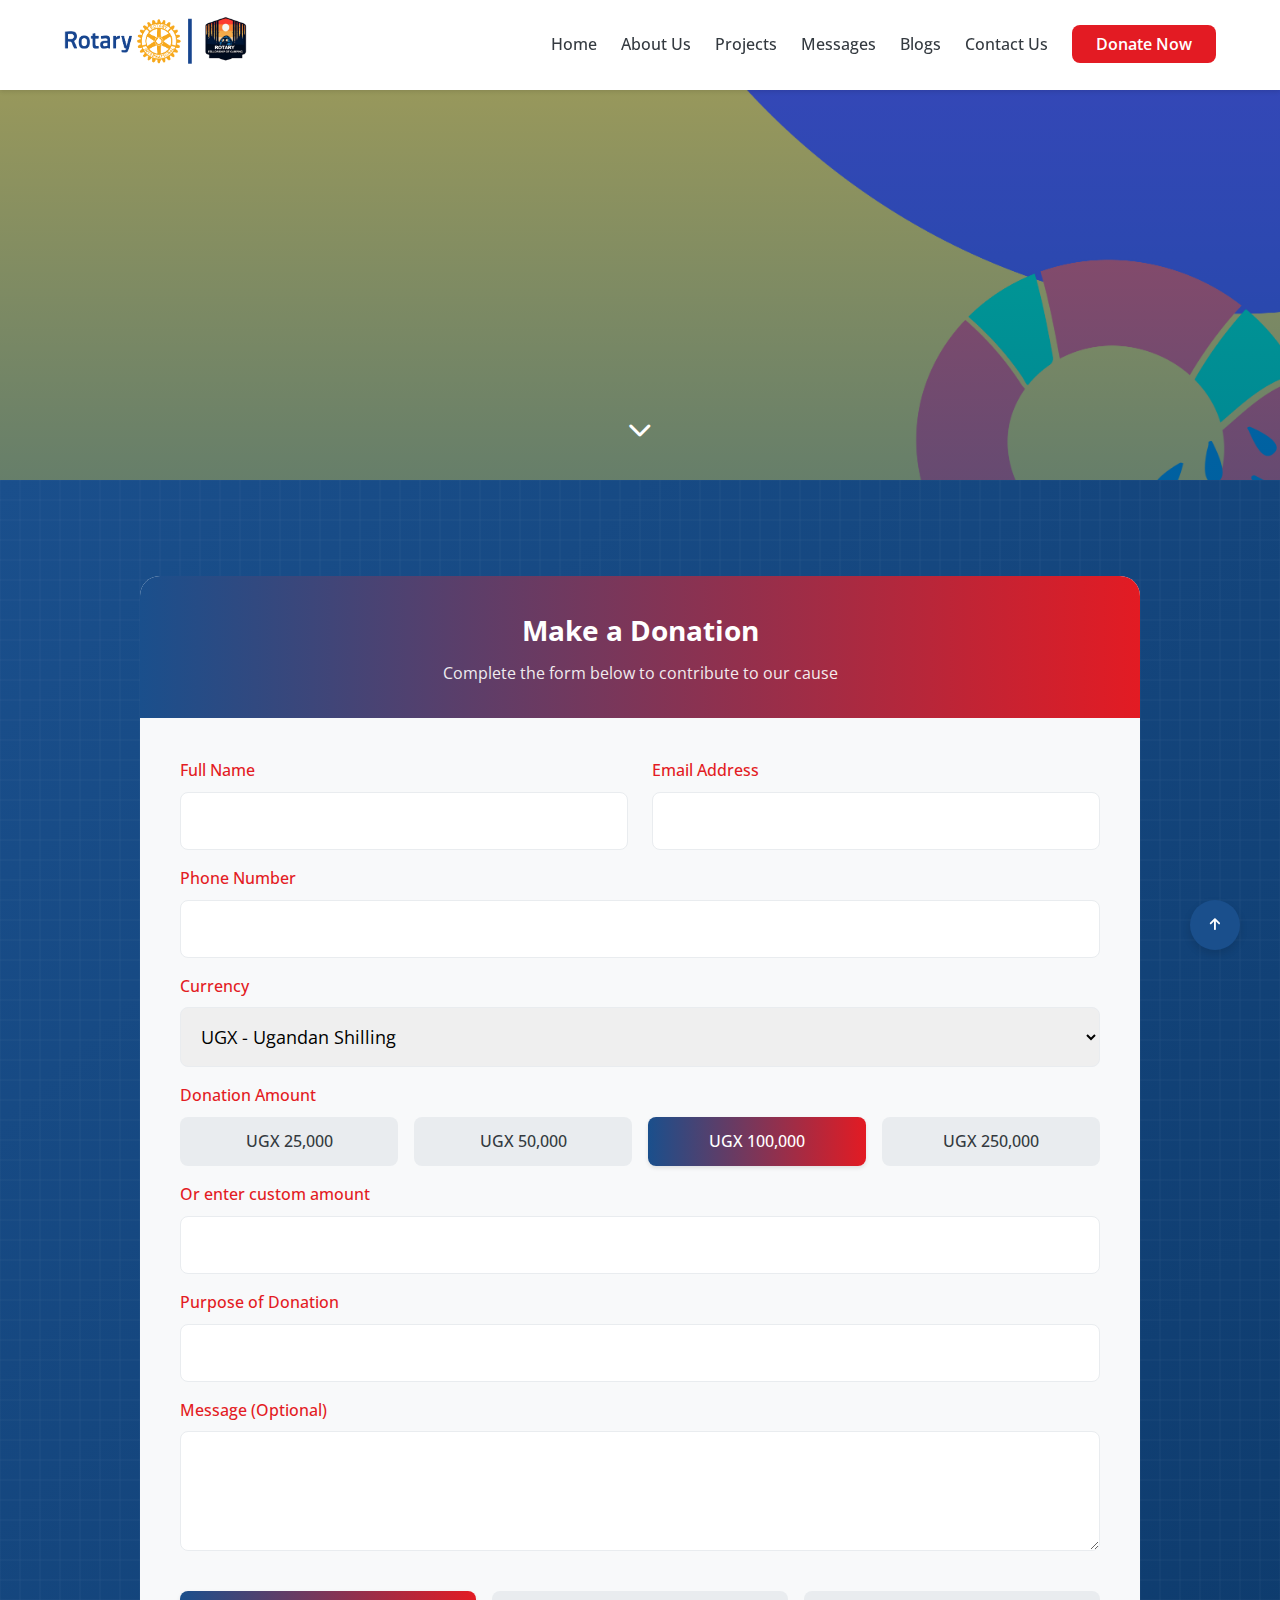
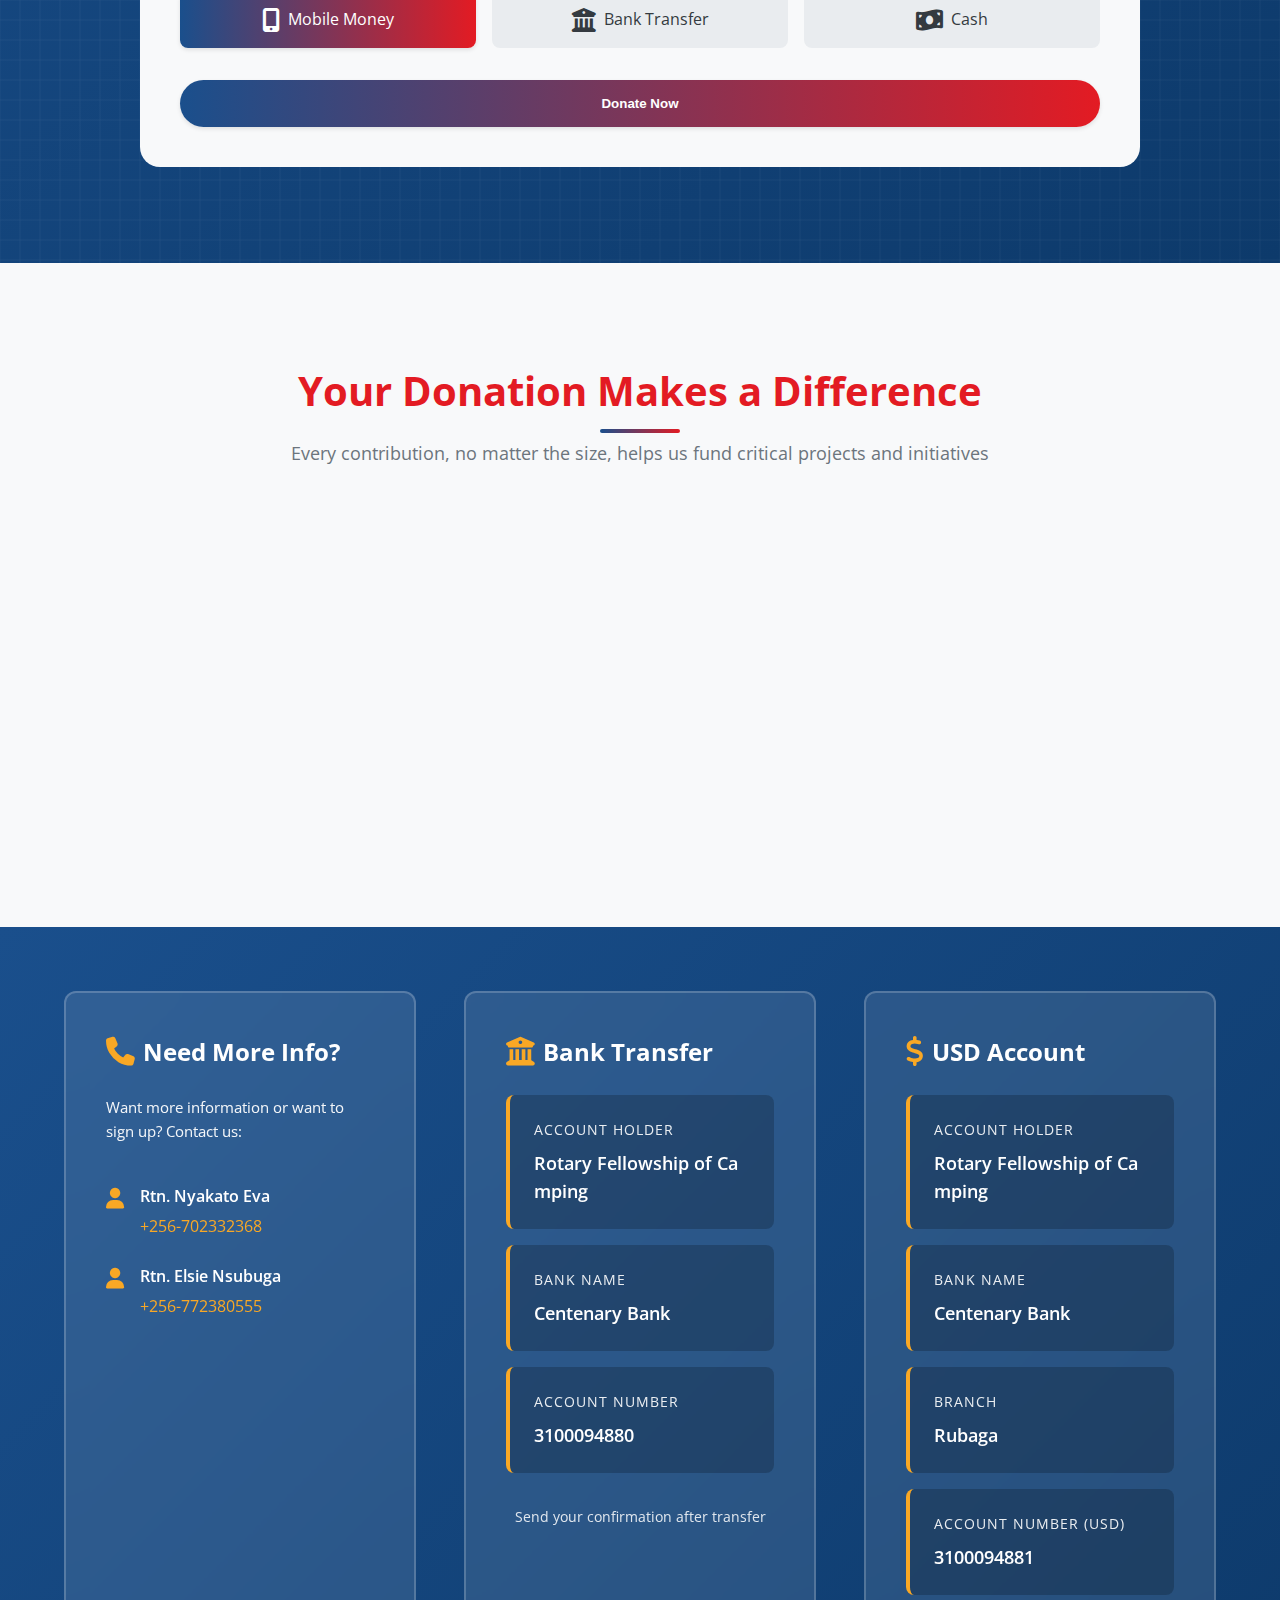
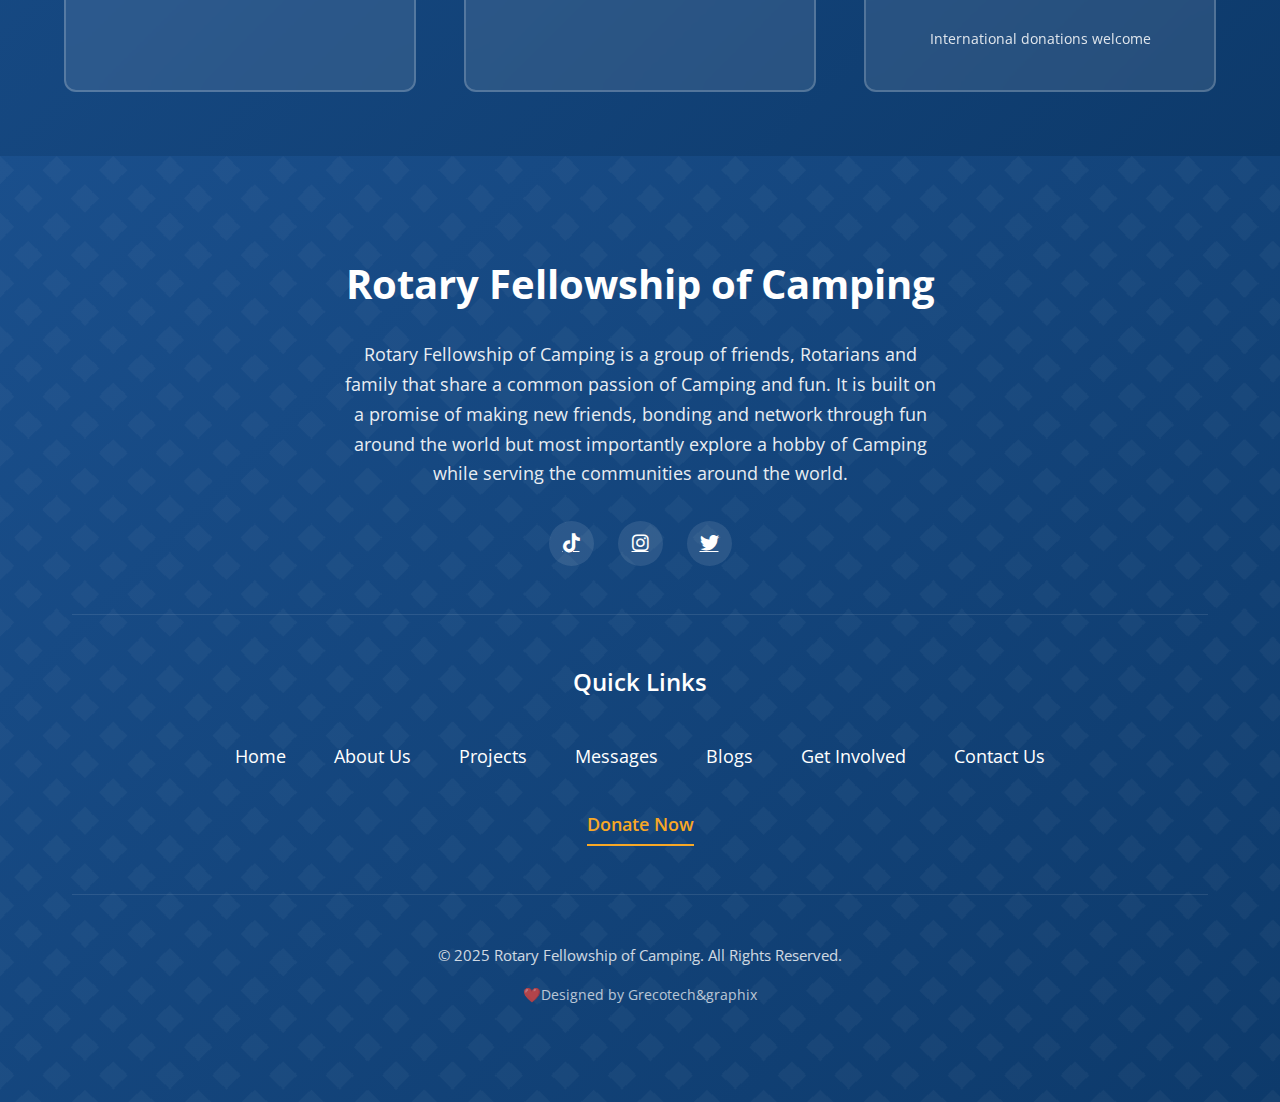
<file: donate.html>
<!DOCTYPE html>
<html lang="en">
<head>
    <meta charset="UTF-8">
    <meta name="viewport" content="width=device-width, initial-scale=1.0">
    <title>Donate - Rotary Fellowship of Camping</title>
    <link rel="stylesheet" href="https://cdnjs.cloudflare.com/ajax/libs/font-awesome/6.4.0/css/all.min.css">
    <link href="https://fonts.googleapis.com/css2?family=Open+Sans:wght@400;600;700&display=swap" rel="stylesheet">
    <style>
        :root {
            --primary: #1a4f8c;
            --primary-dark: #0d3a6b;
            --primary-light: #2d6bb5;
            --secondary: #e31b23;
            --accent: #f9a825;
            --white: #ffffff;
            --off-white: #f8f9fa;
            --light-gray: #e9ecef;
            --medium-gray: #6c757d;
            --dark-gray: #343a40;
            --black: #212529;
            --shadow-sm: 0 2px 4px rgba(0,0,0,0.1);
            --shadow-md: 0 4px 8px rgba(0,0,0,0.12);
            --shadow-lg: 0 8px 16px rgba(0,0,0,0.15);
            --shadow-primary: 0 4px 12px rgba(26, 79, 140, 0.3);
            --transition-fast: 0.2s ease;
            --transition-medium: 0.3s ease;
            --transition-slow: 0.5s ease;
            --radius-sm: 4px;
            --radius-md: 8px;
            --radius-lg: 12px;
            --radius-xl: 20px;
            --radius-round: 50%;
            --space-xs: 0.5rem;
            --space-sm: 1rem;
            --space-md: 1.5rem;
            --space-lg: 2.5rem;
            --space-xl: 4rem;
            --font-primary: 'Open Sans', sans-serif;
            --h1: 2.5rem;
            --h2: 2rem;
            --h3: 1.75rem;
            --h4: 1.5rem;
            --h5: 1.25rem;
            --h6: 1rem;
            --base-font-size: 1rem;
        }

        * {
            margin: 0;
            padding: 0;
            box-sizing: border-box;
        }

        body {
            font-family: var(--font-primary);
            font-size: var(--base-font-size);
            line-height: 1.6;
            color: var(--dark-gray);
            background-color: var(--white);
        }

        .container {
            width: 100%;
            max-width: 1200px;
            margin: 0 auto;
            padding: 0 var(--space-md);
        }

        /* Header Styles */
        .header {
            position: fixed;
            top: 0;
            left: 0;
            width: 100%;
            background-color: var(--white);
            box-shadow: var(--shadow-sm);
            z-index: 10000;
            transition: all var(--transition-medium);
        }

        .header-inner {
            display: flex;
            justify-content: space-between;
            align-items: center;
            padding: var(--space-sm) 0;
        }

        .logo img {
            height: 50px;
            width: auto;
            transition: all var(--transition-medium);
        }

        .mobile-menu-toggle {
            display: none;
            background: none;
            border: none;
            width: 50px;
            height: 50px;
            position: relative;
            cursor: pointer;
            z-index: 1001;
            padding: 0;
            transition: all var(--transition-medium);
        }

        .mobile-menu-toggle:hover {
            transform: scale(1.05);
        }

        .mobile-menu-toggle .bar {
            display: block;
            width: 28px;
            height: 3px;
            background-color: var(--primary);
            margin: 6px auto;
            transition: all 0.4s cubic-bezier(0.68, -0.55, 0.265, 1.55);
            border-radius: 2px;
            position: relative;
            left: 0;
        }

        .mobile-menu-toggle.active .bar:nth-child(1) {
            transform: translateY(9px) rotate(45deg);
            background-color: var(--secondary);
        }

        .mobile-menu-toggle.active .bar:nth-child(2) {
            opacity: 0;
            transform: translateX(-10px);
        }

        .mobile-menu-toggle.active .bar:nth-child(3) {
            transform: translateY(-9px) rotate(-45deg);
            background-color: var(--secondary);
        }

        .mobile-menu-toggle.active {
            transform: rotate(90deg);
        }

        .main-nav {
            display: flex;
            align-items: center;
        }

        .nav-list {
            display: flex;
            list-style: none;
            margin-right: var(--space-md);
        }

        .nav-list li {
            position: relative;
            margin-left: var(--space-md);
        }

        .nav-list a {
            color: var(--dark-gray);
            font-weight: 500;
            padding: var(--space-xs) 0;
            position: relative;
            text-decoration: none;
        }

        .nav-list a:after {
            content: '';
            position: absolute;
            bottom: 0;
            left: 0;
            width: 0;
            height: 2px;
            background-color: var(--primary);
            transition: width var(--transition-medium);
        }

        .nav-list a:hover:after,
        .nav-list a.active:after {
            width: 100%;
        }

        .nav-list a.active {
            color: var(--primary);
        }

        .nav-cta .button {
            padding: var(--space-xs) var(--space-md);
            background-color: var(--secondary);
            color: var(--white);
            border-radius: var(--radius-md);
            text-decoration: none;
            font-weight: 600;
            transition: all var(--transition-medium);
        }

        .nav-cta .button:hover {
            background-color: var(--primary);
            transform: translateY(-2px);
        }

        @media (max-width: 1000px) {
            .mobile-menu-toggle {
                display: block;
            }

            .main-nav {
                position: fixed;
                display: none;
                top: 0;
                left: 0;
                width: 100%;
                height: 100vh;
                background-color: var(--white);
                flex-direction: column;
                justify-content: center;
                align-items: center;
                transform: translateX(100%);
                transition: transform var(--transition-medium);
                z-index: 1000;
                padding: var(--space-xl);
            }

            .main-nav.active {
                display: flex;
                transform: translateX(0);
            }

            .nav-list {
                flex-direction: column;
                margin-right: 0;
                margin-bottom: var(--space-lg);
                text-align: center;
            }

            .nav-list li {
                margin: var(--space-sm) 0;
            }

            .nav-list a {
                font-size: var(--h5);
            }
        }

        /* Page Loader */
        .page-loader {
            position: fixed;
            top: 0;
            left: 0;
            width: 100%;
            height: 100%;
            background: linear-gradient(135deg, var(--primary), var(--primary-dark));
            display: flex;
            align-items: center;
            justify-content: center;
            z-index: 99999;
            opacity: 1;
            visibility: visible;
            transition: opacity 0.5s ease, visibility 0.5s ease;
        }

        .page-loader.hidden {
            opacity: 0;
            visibility: hidden;
        }

        .loader-content {
            text-align: center;
        }

        .spinner {
            width: 60px;
            height: 60px;
            border: 4px solid rgba(255, 255, 255, 0.2);
            border-top: 4px solid var(--white);
            border-right: 4px solid var(--white);
            border-radius: 50%;
            animation: spin 0.8s linear infinite;
            margin: 0 auto 1.5rem;
        }

        @keyframes spin {
            to {
                transform: rotate(360deg);
            }
        }

        .loader-text {
            color: var(--white);
            font-size: 1.1rem;
            font-weight: 600;
            letter-spacing: 1px;
        }

        .loader-text span {
            animation: fadeInOut 1.5s ease-in-out infinite;
        }

        .loader-text span:nth-child(2) {
            animation-delay: 0.2s;
        }

        .loader-text span:nth-child(3) {
            animation-delay: 0.4s;
        }

        @keyframes fadeInOut {
            0%, 100% {
                opacity: 0.3;
            }
            50% {
                opacity: 1;
            }
        }

        /* Hero Banner */
        .mini-top-banner {
            margin-top: 80px;
            height: 400px;
            position: relative;
            overflow: hidden;
            display: flex;
            align-items: center;
            justify-content: center;
            text-align: center;
            color: white;
        }

        .mini-top-banner img.banner-bg {
            width: 100%;
            height: 100%;
            object-fit: cover;
            position: absolute;
            top: 0;
            left: 0;
            z-index: 1;
            opacity: 100%;
            transition: transform 0.05s ease-out;
        }

        .mini-top-banner .mtb-overlay {
            position: absolute;
            top: 0;
            left: 0;
            width: 100%;
            height: 100%;
            background: linear-gradient(to bottom, rgba(0, 74, 135, 0.4), rgba(0, 74, 135, 0.6));
            z-index: 2;
            pointer-events: none;
            box-shadow: var(--shadow-lg);
        }

        .mtb-hero-content {
            max-width: 800px;
            padding: 2rem;
            position: relative;
            z-index: 3;
            transform: translateY(20px);
            opacity: 0;
            animation: fadeInUp 1s var(--transition-slow) forwards;
        }

        @keyframes fadeInUp {
            to {
                transform: translateY(0);
                opacity: 1;
            }
        }

        .mtb-hero-content h1 {
            font-size: 3.5rem;
            font-weight: 700;
            margin-bottom: 1.5rem;
            text-shadow: 0 2px 10px rgba(0, 0, 0, 0.3);
            line-height: 1.2;
            color: var(--primary-dark);
        }

        .mtb-hero-content p {
            font-size: 1.25rem;
            margin-bottom: 0;
            opacity: 0.9;
        }

        .mtb-scroll-down {
            cursor: pointer;
            position: absolute;
            bottom: 2rem;
            left: 50%;
            transform: translateX(-50%);
            z-index: 2;
            color: white;
            font-size: 1.5rem;
            animation: bounce 2s infinite;
        }

        @keyframes bounce {
            0%, 20%, 50%, 80%, 100% {
                transform: translateY(0) translateX(-50%);
            }
            40% {
                transform: translateY(-20px) translateX(-50%);
            }
            60% {
                transform: translateY(-10px) translateX(-50%);
            }
        }

        @media (max-width: 992px) {
            .mtb-hero-content h1 {
                font-size: 2.75rem;
            }
        }

        @media (max-width: 768px) {
            .mtb-hero-content h1 {
                font-size: 2.25rem;
            }
            .mtb-hero-content p {
                font-size: 1.1rem;
            }
        }

        @media (max-width: 576px) {
            .mini-top-banner {
                height: 400px;
            }
            .mtb-hero-content h1 {
                font-size: 2rem;
            }
        }

        /* Section Styles */
        section {
            padding: var(--space-xl) 0;
        }

        .section-title {
            font-size: var(--h2);
            color: var(--primary);
            margin-bottom: var(--space-sm);
            text-align: center;
            position: relative;
        }

        .section-title:after {
            content: '';
            position: absolute;
            bottom: -10px;
            left: 50%;
            transform: translateX(-50%);
            width: 80px;
            height: 4px;
            background-color: var(--secondary);
        }

        .text-lg {
            font-size: var(--h5);
            text-align: center;
            margin-bottom: var(--space-lg);
            color: var(--medium-gray);
        }

        /* Donation Form Section */
        .donate-form-section {
            padding: 6rem 0;
            background: linear-gradient(135deg, var(--primary) 0%, var(--primary-dark) 100%);
            color: white;
            position: relative;
            overflow: hidden;
        }

        .donate-form-section::before {
            content: '';
            position: absolute;
            top: 0;
            left: 0;
            width: 100%;
            height: 100%;
            background: url('[data-uri]');
        }

        .form-container {
            background: var(--off-white);
            border-radius: var(--radius-xl);
            box-shadow: var(--shadow-xl);
            overflow: hidden;
            max-width: 1000px;
            margin: 0 auto;
            position: relative;
            z-index: 2;
        }

        .form-header {
            background: linear-gradient(to right, var(--primary), var(--secondary));
            color: white;
            padding: 2rem;
            text-align: center;
        }

        .form-header h3 {
            font-size: 1.75rem;
            margin-bottom: 0.5rem;
            color: white;
        }

        .form-header p {
            opacity: 0.9;
            margin: 0;
        }

        .donation-form {
            padding: 2.5rem;
            color: var(--dark-gray);
        }

        .form-row {
            display: grid;
            grid-template-columns: 1fr 1fr;
            gap: 1.5rem;
            margin-bottom: 0;
        }

        .form-group {
            margin-bottom: 1rem;
        }

        .form-group label {
            display: block;
            margin-bottom: 0.5rem;
            font-weight: 500;
            color: var(--secondary);
        }

        .form-control {
            width: 100%;
            padding: 1rem;
            font-size: 1.1rem;
            border: 1px solid var(--light-gray);
            border-radius: 8px;
            font-family: var(--font-primary);
            transition: all var(--transition-fast);
        }

        .form-control:focus {
            outline: none;
            border-color: var(--primary);
            box-shadow: 0 0 0 3px rgba(26, 79, 140, 0.2);
        }

        textarea.form-control {
            min-height: 120px;
            resize: vertical;
        }

        .amount-options {
            display: flex;
            flex-wrap: wrap;
            gap: 1rem;
            margin-bottom: 1rem;
        }

        .amount-option {
            flex: 1;
            text-align: center;
            padding: 0.75rem 1.5rem;
            background: var(--light-gray);
            border: none;
            border-radius: 8px;
            font-family: var(--font-primary);
            font-weight: 500;
            cursor: pointer;
            transition: all var(--transition-medium);
        }

        .amount-option:hover,
        .amount-option.active {
            background: linear-gradient(to right, var(--primary), var(--secondary));
            color: white;
            box-shadow: var(--shadow-sm);
        }

        .custom-amount {
            margin-top: 1rem;
        }

        .payment-methods {
            display: flex;
            gap: 1rem;
            margin: 2rem 0;
        }

        .payment-method {
            flex: 1;
            display: flex;
            align-items: center;
            justify-content: center;
            gap: 0.5rem;
            padding: 1rem;
            background: var(--light-gray);
            border-radius: 8px;
            cursor: pointer;
            transition: all var(--transition-medium);
        }

        .payment-method i {
            font-size: 1.5rem;
        }

        .payment-method:hover,
        .payment-method.active {
            background: linear-gradient(to right, var(--primary), var(--secondary));
            color: white;
            box-shadow: var(--shadow-sm);
        }

        .form-submit {
            text-align: center;
        }

        .submit-btn {
            width: 100%;
            display: inline-block;
            padding: 1rem 2.5rem;
            background: linear-gradient(to right, var(--primary), var(--secondary));
            color: white;
            border: none;
            border-radius: 50px;
            font-weight: 600;
            cursor: pointer;
            transition: all var(--transition-medium);
            box-shadow: var(--shadow-sm);
            position: relative;
            overflow: hidden;
        }

        .submit-btn::before {
            content: '';
            position: absolute;
            top: 0;
            left: -100%;
            width: 100%;
            height: 100%;
            background: linear-gradient(90deg, transparent, rgba(255, 255, 255, 0.2), transparent);
            transition: all var(--transition-medium);
        }

        .submit-btn:hover {
            transform: translateY(-3px);
            box-shadow: var(--shadow-primary);
        }

        .submit-btn:hover::before {
            left: 100%;
        }

        /* Impact Section */
        .impact-section {
            padding: 6rem 0;
            background-color: var(--off-white);
        }

        .section-header {
            text-align: center;
            margin-bottom: 4rem;
        }

        .section-header h2 {
            font-size: 2.5rem;
            color: var(--secondary);
            margin-bottom: 1rem;
            position: relative;
            display: inline-block;
        }

        .section-header h2::after {
            content: '';
            position: absolute;
            bottom: -10px;
            left: 50%;
            transform: translateX(-50%);
            width: 80px;
            height: 4px;
            background: linear-gradient(to right, var(--primary), var(--secondary));
            border-radius: 2px;
        }

        .section-header p {
            font-size: 1.1rem;
            color: var(--medium-gray);
            max-width: 700px;
            margin: 0 auto;
        }

        .impact-grid {
            display: grid;
            grid-template-columns: repeat(auto-fit, minmax(250px, 1fr));
            gap: 2rem;
        }

        .impact-card {
            background: var(--white);
            border-radius: 12px;
            padding: 2rem;
            text-align: center;
            box-shadow: var(--shadow-md);
            transition: all var(--transition-medium);
        }

        .impact-card:hover {
            transform: translateY(-10px);
            box-shadow: var(--shadow-lg);
        }

        .impact-icon {
            width: 80px;
            height: 80px;
            background: var(--off-white);
            border-radius: 50%;
            display: flex;
            align-items: center;
            justify-content: center;
            margin: 0 auto 1.5rem;
            font-size: 2rem;
            color: var(--primary);
            transition: all var(--transition-medium);
        }

        .impact-card:hover .impact-icon {
            background: linear-gradient(to right, var(--primary), var(--secondary));
            color: white;
            transform: scale(1.1);
        }

        .impact-card h3 {
            font-size: 1.5rem;
            color: var(--secondary);
            margin-bottom: 1rem;
        }

        .impact-card p {
            color: var(--medium-gray);
        }

        /* Contact & Payment Section */
        .contact-payment-section {
            padding: 4rem 0;
            background: linear-gradient(135deg, var(--primary), var(--primary-dark));
            color: var(--white);
        }

        .contact-payment-container {
            display: grid;
            grid-template-columns: repeat(auto-fit, minmax(280px, 1fr));
            gap: 3rem;
        }

        .contact-payment-card {
            background: rgba(255, 255, 255, 0.1);
            border: 2px solid rgba(255, 255, 255, 0.2);
            border-radius: var(--radius-lg);
            padding: 2.5rem;
            backdrop-filter: blur(10px);
            transition: all var(--transition-medium);
        }

        .contact-payment-card:hover {
            background: rgba(255, 255, 255, 0.15);
            border-color: rgba(255, 255, 255, 0.4);
            transform: translateY(-5px);
        }

        .contact-payment-card h3 {
            font-size: 1.5rem;
            margin-bottom: 1.5rem;
            display: flex;
            align-items: center;
            gap: 0.5rem;
        }

        .contact-payment-card i {
            font-size: 1.8rem;
            color: var(--accent);
        }

        .contact-info {
            display: flex;
            flex-direction: column;
            gap: 1.5rem;
        }

        .contact-item {
            display: flex;
            align-items: flex-start;
            gap: 1rem;
        }

        .contact-item i {
            font-size: 1.3rem;
            margin-top: 0.3rem;
            flex-shrink: 0;
            color: var(--accent);
        }

        .contact-item-content {
            flex: 1;
        }

        .contact-item-content p {
            margin: 0;
            line-height: 1.6;
            font-size: 0.95rem;
        }

        .contact-item-content strong {
            display: block;
            margin-bottom: 0.3rem;
            font-weight: 600;
        }

        .contact-item-content a {
            color: var(--accent);
            text-decoration: none;
            transition: all var(--transition-fast);
        }

        .contact-item-content a:hover {
            text-decoration: underline;
        }

        .payment-info {
            display: flex;
            flex-direction: column;
            gap: 1rem;
        }

        .payment-detail {
            background: rgba(0, 0, 0, 0.2);
            padding: 1.5rem;
            border-radius: var(--radius-md);
            border-left: 4px solid var(--accent);
        }

        .payment-detail label {
            display: block;
            font-size: 0.85rem;
            text-transform: uppercase;
            letter-spacing: 1px;
            opacity: 0.9;
            margin-bottom: 0.5rem;
        }

        .payment-detail p {
            margin: 0;
            font-size: 1.1rem;
            font-weight: 600;
            word-break: break-all;
        }

        @media (max-width: 768px) {
            .contact-payment-card {
                padding: 2rem;
            }

            .contact-payment-card h3 {
                font-size: 1.3rem;
            }
        }

        /* Footer */
        .footer {
            padding: 6rem 0;
            background: linear-gradient(135deg, var(--primary) 0%, var(--primary-dark) 100%);
            color: white;
            position: relative;
            overflow: hidden;
        }

        .footer::before {
            content: '';
            position: absolute;
            top: 0;
            left: 0;
            width: 200%;
            height: 200%;
            opacity: 0.7;
            background: url('[data-uri]');
            animation: scrollPattern 100s linear infinite;
        }

        @keyframes scrollPattern {
            0% {
                transform: translateY(0);
            }
            100% {
                transform: translateY(-50%);
            }
        }

        .footer-container {
            max-width: 1200px;
            margin: 0 auto;
            padding: 0 2rem;
            position: relative;
            z-index: 1;
        }

        .footer-brand {
            text-align: center;
            padding-bottom: 3rem;
            margin-bottom: 3rem;
            border-bottom: 1px solid rgba(255, 255, 255, 0.1);
        }

        .footer-logo {
            font-size: 2.5rem;
            font-weight: 700;
            margin-bottom: 1.5rem;
            color: white;
            display: inline-block;
            text-decoration: none;
            transition: all var(--transition-medium);
        }

        .footer-logo:hover {
            color: var(--accent) !important;
            transform: translateY(-3px);
            text-shadow: 0 5px 15px rgba(0, 0, 0, 0.2);
        }

        .footer-about {
            max-width: 600px;
            margin: 0 auto 2rem;
            font-size: 1.1rem;
            opacity: 0.9;
            line-height: 1.7;
        }

        .footer-social {
            display: flex;
            justify-content: center;
            flex-wrap: wrap;
            gap: 1.5rem;
            margin-top: 2rem;
        }

        .social-link {
            display: flex;
            align-items: center;
            justify-content: center;
            width: 45px;
            height: 45px;
            background: rgba(255, 255, 255, 0.1);
            border-radius: 50%;
            color: white;
            font-size: 1.2rem;
            transition: all var(--transition-medium);
        }

        .social-link:hover {
            background: var(--off-white);
            color: var(--primary);
            transform: translateY(-5px);
            box-shadow: var(--shadow-primary);
            text-decoration: none;
        }

        .footer-links {
            padding-bottom: 3rem;
            margin-bottom: 3rem;
            border-bottom: 1px solid rgba(255, 255, 255, 0.1);
        }

        .links-title {
            color: white !important;
            font-size: 1.5rem;
            font-weight: 600;
            margin-bottom: 2rem;
            text-align: center;
        }

        .links-grid {
            display: flex;
            flex-wrap: wrap;
            justify-content: center;
            gap: 1.5rem 3rem;
            max-width: 900px;
            margin: 0 auto;
        }

        .footer-link {
            color: white;
            text-decoration: none;
            font-size: 1.1rem;
            transition: all var(--transition-fast);
            position: relative;
            padding: 0.5rem 0;
        }

        .footer-link::after {
            content: '';
            position: absolute;
            bottom: 0;
            left: 0;
            width: 0;
            height: 2px;
            background: var(--accent);
            transition: width var(--transition-medium);
        }

        .footer-link:hover {
            color: var(--accent) !important;
            opacity: 0.9;
            text-decoration: none;
        }

        .footer-link:hover::after {
            width: 100%;
            background: var(--accent) !important;
        }

        .footer-link.active {
            color: var(--accent);
            font-weight: 600;
            text-decoration: none;
        }

        .footer-link.active::after {
            background: var(--accent);
            width: 100%;
        }

        .footer-bottom {
            text-align: center;
        }

        .copyright {
            margin-bottom: 1rem;
            font-size: 0.95rem;
            opacity: 0.8;
        }

        .designer {
            font-size: 0.9rem;
            opacity: 0.7;
            margin-bottom: 0;
        }

        .designer a {
            color: white;
            text-decoration: none;
            transition: all var(--transition-fast);
        }

        .designer a:hover {
            color: var(--accent);
            text-decoration: none;
        }

        @media (max-width: 768px) {
            .footer {
                padding: 4rem 0;
            }
            .footer-about {
                font-size: 1rem;
            }
            .links-grid {
                gap: 1rem 2rem;
            }
            .footer-link {
                font-size: 1rem;
            }
        }

        @media (max-width: 480px) {
            .footer-logo {
                font-size: 2rem;
            }
            .footer-social {
                gap: 1rem;
            }
            .social-link {
                width: 40px;
                height: 40px;
                font-size: 1rem;
            }
            .links-grid {
                gap: 1rem;
            }
        }

        .back-to-top {
            position: fixed;
            bottom: -50px;
            right: var(--space-lg);
            width: 50px;
            height: 50px;
            background-color: var(--primary);
            color: var(--white);
            border: none;
            border-radius: var(--radius-round);
            cursor: pointer;
            z-index: 99;
            transition: all var(--transition-medium);
            display: flex;
            align-items: center;
            justify-content: center;
            box-shadow: var(--shadow-md);
        }

        .back-to-top.show {
            bottom: var(--space-lg);
        }

        .back-to-top:hover {
            background-color: var(--primary-dark);
            transform: translateY(-3px);
        }

        /* Responsive Styles */
        @media (max-width: 992px) {
            .impact-grid {
                grid-template-columns: repeat(2, 1fr);
            }
        }

        @media (max-width: 768px) {
            .form-row {
                grid-template-columns: 1fr;
            }

            .payment-methods {
                flex-direction: column;
            }
        }

        @media (max-width: 576px) {
            .section-header h2 {
                font-size: 2rem;
            }

            .impact-grid {
                grid-template-columns: 1fr;
            }
        }
    </style>
</head>
<body>
    <!-- Page Loader -->
    <div class="page-loader" id="pageLoader">
        <div class="loader-content">
            <div class="spinner"></div>
            <div class="loader-text">
                <span>L</span><span>o</span><span>a</span><span>d</span><span>i</span><span>n</span><span>g</span>
            </div>
        </div>
    </div>

    <!-- Header -->
    <header class="header">
        <div class="container">
            <div class="header-inner">
                <div class="logo">
                    <a href="index.html" aria-label="Rotary Fellowship of Camping">
                        <img src="logo.png" alt="Rotary Fellowship of Camping Logo">
                    </a>
                </div>

                <button class="mobile-menu-toggle" aria-label="Toggle navigation menu" aria-expanded="false">
                    <span class="bar"></span>
                    <span class="bar"></span>
                    <span class="bar"></span>
                </button>

                <nav class="main-nav" aria-label="Main navigation">
                    <ul class="nav-list">
                        <li><a href="index.html">Home</a></li>
                        <li><a href="about.html">About Us</a></li>
                        <li><a href="projects.html">Projects</a></li>
                        <li><a href="messages.html">Messages</a></li>
                        <li><a href="blogs.html">Blogs</a></li>
                        <li><a href="contact-us.html">Contact Us</a></li>
                    </ul>

                    <div class="nav-cta">
                        <a href="donate.html" class="button active">Donate Now</a>
                    </div>
                </nav>
            </div>
        </div>
    </header>

    <!-- Hero Banner -->
    <section class="mini-top-banner">
        <img class="banner-bg" src="beach.jpg" alt="Banner Background">
        <div class="mtb-hero-content">
            <h1>Support Our Mission</h1>
            <p>Your generous donation helps us create lasting change in communities across our regions</p>
        </div>
        <div class="mtb-overlay"></div>
        <div class="mtb-scroll-down">
            <i class="fas fa-chevron-down"></i>
        </div>
    </section>

    <!-- Donation Form Section -->
    <section class="donate-form-section smooth-scroll-to-start-section">
        <div class="container">
            <div class="form-container">
                <div class="form-header">
                    <h3>Make a Donation</h3>
                    <p>Complete the form below to contribute to our cause</p>
                </div>
                <form id="donation-form" class="donation-form">
                    <div class="form-row">
                        <div class="form-group">
                            <label for="donor-name">Full Name</label>
                            <input type="text" id="donor-name" class="form-control" required>
                        </div>
                        <div class="form-group">
                            <label for="donor-email">Email Address</label>
                            <input type="email" id="donor-email" class="form-control" required>
                        </div>
                    </div>
                    <div class="form-group">
                        <label for="donor-phone">Phone Number</label>
                        <input type="tel" id="donor-phone" class="form-control">
                    </div>
                    <div class="form-group">
                        <label for="currency-select">Currency</label>
                        <select id="currency-select" class="form-control">
                            <option value="UGX" selected>UGX - Ugandan Shilling</option>
                            <option value="USD">USD - United States Dollar</option>
                            <option value="EUR">EUR - Euro</option>
                        </select>
                    </div>
                    <div class="form-group">
                        <label>Donation Amount</label>
                        <div class="amount-options">
                            <span class="amount-option" data-amount="25000">UGX 25,000</span>
                            <span class="amount-option" data-amount="50000">UGX 50,000</span>
                            <span class="amount-option active" data-amount="100000">UGX 100,000</span>
                            <span class="amount-option" data-amount="250000">UGX 250,000</span>
                        </div>
                        <div class="custom-amount">
                            <label for="custom-amount">Or enter custom amount</label>
                            <input type="number" id="custom-amount" class="form-control" min="1">
                        </div>
                    </div>
                    <div class="form-group">
                        <label for="donation-purpose">Purpose of Donation</label>
                        <input type="text" id="donation-purpose" class="form-control" required>
                    </div>
                    <div class="form-group">
                        <label for="donation-message">Message (Optional)</label>
                        <textarea id="donation-message" class="form-control" rows="3"></textarea>
                    </div>
                    <div class="payment-methods">
                        <div class="payment-method active" data-method="mobile">
                            <i class="fas fa-mobile-alt"></i>
                            Mobile Money
                        </div>
                        <div class="payment-method" data-method="bank">
                            <i class="fas fa-university"></i>
                            Bank Transfer
                        </div>
                        <div class="payment-method" data-method="cash">
                            <i class="fas fa-money-bill-wave"></i>
                            Cash
                        </div>
                    </div>
                    <div class="form-submit">
                        <button type="submit" class="submit-btn">Donate Now</button>
                    </div>
                </form>
            </div>
        </div>
    </section>

    <!-- Impact Section -->
    <section class="impact-section">
        <div class="container">
            <div class="section-header">
                <h2>Your Donation Makes a Difference</h2>
                <p>Every contribution, no matter the size, helps us fund critical projects and initiatives</p>
            </div>
            <div class="impact-grid">
                <div class="impact-card">
                    <div class="impact-icon">
                        <i class="fas fa-hand-holding-water"></i>
                    </div>
                    <h3>Clean Water</h3>
                    <p>UGX 50,000 provides clean water for a family for 6 months</p>
                </div>
                <div class="impact-card">
                    <div class="impact-icon">
                        <i class="fas fa-book-open"></i>
                    </div>
                    <h3>Education</h3>
                    <p>UGX 100,000 sponsors a child's education for a year</p>
                </div>
                <div class="impact-card">
                    <div class="impact-icon">
                        <i class="fas fa-heartbeat"></i>
                    </div>
                    <h3>Healthcare</h3>
                    <p>UGX 250,000 funds a medical camp serving 100 people</p>
                </div>
                <div class="impact-card">
                    <div class="impact-icon">
                        <i class="fas fa-seedling"></i>
                    </div>
                    <h3>Environment</h3>
                    <p>UGX 500,000 plants 100 trees in deforested areas</p>
                </div>
            </div>
        </div>
    </section>

    <!-- Contact & Payment Details Section -->
    <section class="contact-payment-section">
        <div class="container">
            <div class="contact-payment-container">
                <!-- Need Info / Sign Up -->
                <div class="contact-payment-card">
                    <h3>
                        <i class="fas fa-phone"></i>
                        Need More Info?
                    </h3>
                    <div class="contact-info">
                        <p style="margin-bottom: 1rem; font-size: 0.95rem; opacity: 0.95;">Want more information or want to sign up? Contact us:</p>
                        <div class="contact-item">
                            <i class="fas fa-user"></i>
                            <div class="contact-item-content">
                                <strong>Rtn. Nyakato Eva</strong>
                                <a href="tel:+256702332368">+256-702332368</a>
                            </div>
                        </div>
                        <div class="contact-item">
                            <i class="fas fa-user"></i>
                            <div class="contact-item-content">
                                <strong>Rtn. Elsie Nsubuga</strong>
                                <a href="tel:+256772380555">+256-772380555</a>
                            </div>
                        </div>
                    </div>
                </div>

                <!-- Bank Payment Details -->
                <div class="contact-payment-card">
                    <h3>
                        <i class="fas fa-university"></i>
                        Bank Transfer
                    </h3>
                    <div class="payment-info">
                        <div class="payment-detail">
                            <label>Account Holder</label>
                            <p>Rotary Fellowship of Camping</p>
                        </div>
                        <div class="payment-detail">
                            <label>Bank Name</label>
                            <p>Centenary Bank</p>
                        </div>
                        <div class="payment-detail">
                            <label>Account Number</label>
                            <p>3100094880</p>
                        </div>
                        <p style="margin-top: 1rem; font-size: 0.9rem; opacity: 0.85; text-align: center;">Send your confirmation after transfer</p>
                    </div>
                </div>

                <!-- USD Account -->
                <div class="contact-payment-card">
                    <h3>
                        <i class="fas fa-dollar-sign"></i>
                        USD Account
                    </h3>
                    <div class="payment-info">
                        <div class="payment-detail">
                            <label>Account Holder</label>
                            <p>Rotary Fellowship of Camping</p>
                        </div>
                        <div class="payment-detail">
                            <label>Bank Name</label>
                            <p>Centenary Bank</p>
                        </div>
                        <div class="payment-detail">
                            <label>Branch</label>
                            <p>Rubaga</p>
                        </div>
                        <div class="payment-detail">
                            <label>Account Number (USD)</label>
                            <p>3100094881</p>
                        </div>
                        <p style="margin-top: 1rem; font-size: 0.9rem; opacity: 0.85; text-align: center;">International donations welcome</p>
                    </div>
                </div>
            </div>
        </div>
    </section>

    <!-- Footer -->
    <footer class="footer">
        <div class="footer-container">
            <div class="footer-brand">
                <a href="index.html" class="footer-logo">Rotary Fellowship of Camping</a>
                <p class="footer-about">
                    Rotary Fellowship of Camping is a group of friends, Rotarians and family that share a common passion of Camping and fun. It is built on a promise of making new friends, bonding and network through fun around the world but most importantly explore a hobby of Camping while serving the communities around the world.
                </p>

                <div class="footer-social">
                    <a href="https://www.tiktok.com/@rotary.camping.ug?_t=ZM-90xGYxHomuS&_r=1" class="social-link" aria-label="tiktok" target="_blank" rel="noopener">
                        <i class="fa-brands fa-tiktok"></i>
                    </a>
                    <a href="https://www.instagram.com/rotary_camping_ug?igsh=MXNtMnFkempmbWRsNQ%3D%3D&utm_source=qr" class="social-link" aria-label="instagram" target="_blank" rel="noopener">
                        <i class="fab fa-instagram"></i>
                    </a>
                    <a href="https://x.com/rotarycamps?t=OSZ0Hr019cbHH3SxdEqxLQ&s=09" class="social-link" aria-label="x" target="_blank" rel="noopener">
                        <i class="fab fa-twitter"></i>
                    </a>
                </div>
            </div>
            <div class="footer-links">
                <h3 class="links-title">Quick Links</h3>
                <div class="links-grid">
                    <a href="index.html" class="footer-link">Home</a>
                    <a href="about.html" class="footer-link">About Us</a>
                    <a href="projects.html" class="footer-link">Projects</a>
                    <a href="messages.html" class="footer-link">Messages</a>
                    <a href="blogs.html" class="footer-link">Blogs</a>
                    <a href="contact-us.html" class="footer-link">Get Involved</a>
                    <a href="contact-us.html" class="footer-link">Contact Us</a>
                    <a href="donate.html" class="footer-link active">Donate Now</a>
                </div>
            </div>

            <div class="footer-bottom">
                <p class="copyright">&copy; 2025 Rotary Fellowship of Camping. All Rights Reserved.</p>
                <p class="designer">❤️Designed by <a href="https://grecotechgraphix.com/" target="_blank" rel="noopener">Grecotech&graphix</a></p>
            </div>
        </div>
    </footer>

    <button class="back-to-top" aria-label="Back to top">
        <i class="fas fa-arrow-up"></i>
    </button>

    <script>
        document.addEventListener('DOMContentLoaded', () => {
            // Page Loader - Show loader on page load and hide when all resources are loaded
            const pageLoader = document.getElementById('pageLoader');
            
            function hideLoader() {
                if (pageLoader) {
                    pageLoader.classList.add('hidden');
                    setTimeout(() => {
                        pageLoader.style.display = 'none';
                    }, 500);
                }
            }

            // Hide loader when all images and resources are loaded
            window.addEventListener('load', hideLoader);
            
            // Also hide loader after 2 seconds as a fallback
            setTimeout(hideLoader, 2000);

            // Mobile menu toggle
            const mobileMenuToggle = document.querySelector('.mobile-menu-toggle');
            const mainNav = document.querySelector('.main-nav');

            mobileMenuToggle.addEventListener('click', function() {
                const isExpanded = this.getAttribute('aria-expanded') === 'true';
                this.setAttribute('aria-expanded', !isExpanded);
                mainNav.classList.toggle('active');
                this.classList.toggle('active');
            });

            // Scroll down button
            const scrollDown = document.querySelector('.mtb-scroll-down');
            if (scrollDown) {
                scrollDown.addEventListener('click', function() {
                    const startSection = document.querySelector('.smooth-scroll-to-start-section');
                    if (startSection) {
                        window.scrollTo({
                            top: startSection.offsetTop - 80,
                            behavior: 'smooth'
                        });
                    }
                });
            }

            // Back to top button
            const backToTop = document.querySelector('.back-to-top');
            window.addEventListener('scroll', () => {
                if (window.pageYOffset > 300) {
                    backToTop.classList.add('show');
                } else {
                    backToTop.classList.remove('show');
                }
            });

            backToTop.addEventListener('click', () => {
                window.scrollTo({
                    top: 0,
                    behavior: 'smooth'
                });
            });

            // Parallax effect
            const bgImage = document.querySelector('.mini-top-banner img.banner-bg');
            function updateParallax() {
                const scrollY = window.scrollY;
                if (bgImage) {
                    const offset = scrollY * 0.5;
                    bgImage.style.transform = `translateY(${offset}px)`;
                }
            }
            window.addEventListener('scroll', updateParallax);

            // Donation form functionality
            const donationForm = document.getElementById('donation-form');
            if (donationForm) {
                // Amount options
                const amountOptions = donationForm.querySelectorAll('.amount-option');
                const customAmountInput = donationForm.querySelector('#custom-amount');
                
                amountOptions.forEach(option => {
                    option.addEventListener('click', function() {
                        amountOptions.forEach(opt => opt.classList.remove('active'));
                        this.classList.add('active');
                        customAmountInput.value = '';
                    });
                });

                customAmountInput.addEventListener('input', function() {
                    amountOptions.forEach(opt => opt.classList.remove('active'));
                });

                // Payment methods
                const paymentMethods = donationForm.querySelectorAll('.payment-method');
                paymentMethods.forEach(method => {
                    method.addEventListener('click', function() {
                        paymentMethods.forEach(m => m.classList.remove('active'));
                        this.classList.add('active');
                    });
                });

                // Form submission
                donationForm.addEventListener('submit', function(e) {
                    e.preventDefault();
                    
                    // Get form values
                    const name = document.getElementById('donor-name').value;
                    const email = document.getElementById('donor-email').value;
                    const phone = document.getElementById('donor-phone').value;
                    const currency = document.getElementById('currency-select').value;
                    const purpose = document.getElementById('donation-purpose').value;
                    const message = document.getElementById('donation-message').value;
                    
                    // Get amount
                    let amount = 0;
                    const activeAmountOption = donationForm.querySelector('.amount-option.active');
                    if (activeAmountOption) {
                        amount = parseInt(activeAmountOption.dataset.amount);
                    } else if (customAmountInput.value) {
                        amount = parseInt(customAmountInput.value);
                    }
                    
                    // Get payment method
                    const activePaymentMethod = donationForm.querySelector('.payment-method.active');
                    const paymentMethod = activePaymentMethod ? activePaymentMethod.dataset.method : 'unknown';
                    
                    // Simple validation
                    if (!name || !email || !purpose || amount <= 0) {
                        alert('Please fill in all required fields and select a valid donation amount.');
                        return;
                    }
                    
                    // In a real implementation, you would process the payment here
                    console.log('Donation submitted:', { 
                        name, email, phone, currency, amount, purpose, message, paymentMethod 
                    });
                    
                    // Show success message
                    alert(`Thank you for your donation of ${currency} ${amount.toLocaleString()}, ${name}! We will contact you shortly to complete the payment process.`);
                    
                    // Reset form
                    donationForm.reset();
                    amountOptions.forEach(opt => opt.classList.remove('active'));
                    amountOptions[2].classList.add('active'); // Reset to default amount
                    paymentMethods.forEach(m => m.classList.remove('active'));
                    paymentMethods[0].classList.add('active'); // Reset to default payment method
                });
            }

            // Animate impact cards on scroll
            const impactCards = document.querySelectorAll('.impact-card');
            const observer = new IntersectionObserver((entries) => {
                entries.forEach(entry => {
                    if (entry.isIntersecting) {
                        entry.target.style.opacity = '1';
                        entry.target.style.transform = 'translateY(0)';
                    }
                });
            }, {
                threshold: 0.1
            });

            impactCards.forEach(card => {
                card.style.opacity = '0';
                card.style.transform = 'translateY(20px)';
                card.style.transition = 'opacity 0.5s ease, transform 0.5s ease';
                observer.observe(card);
            });
        });
    </script>
</body>
</html>
</file>
